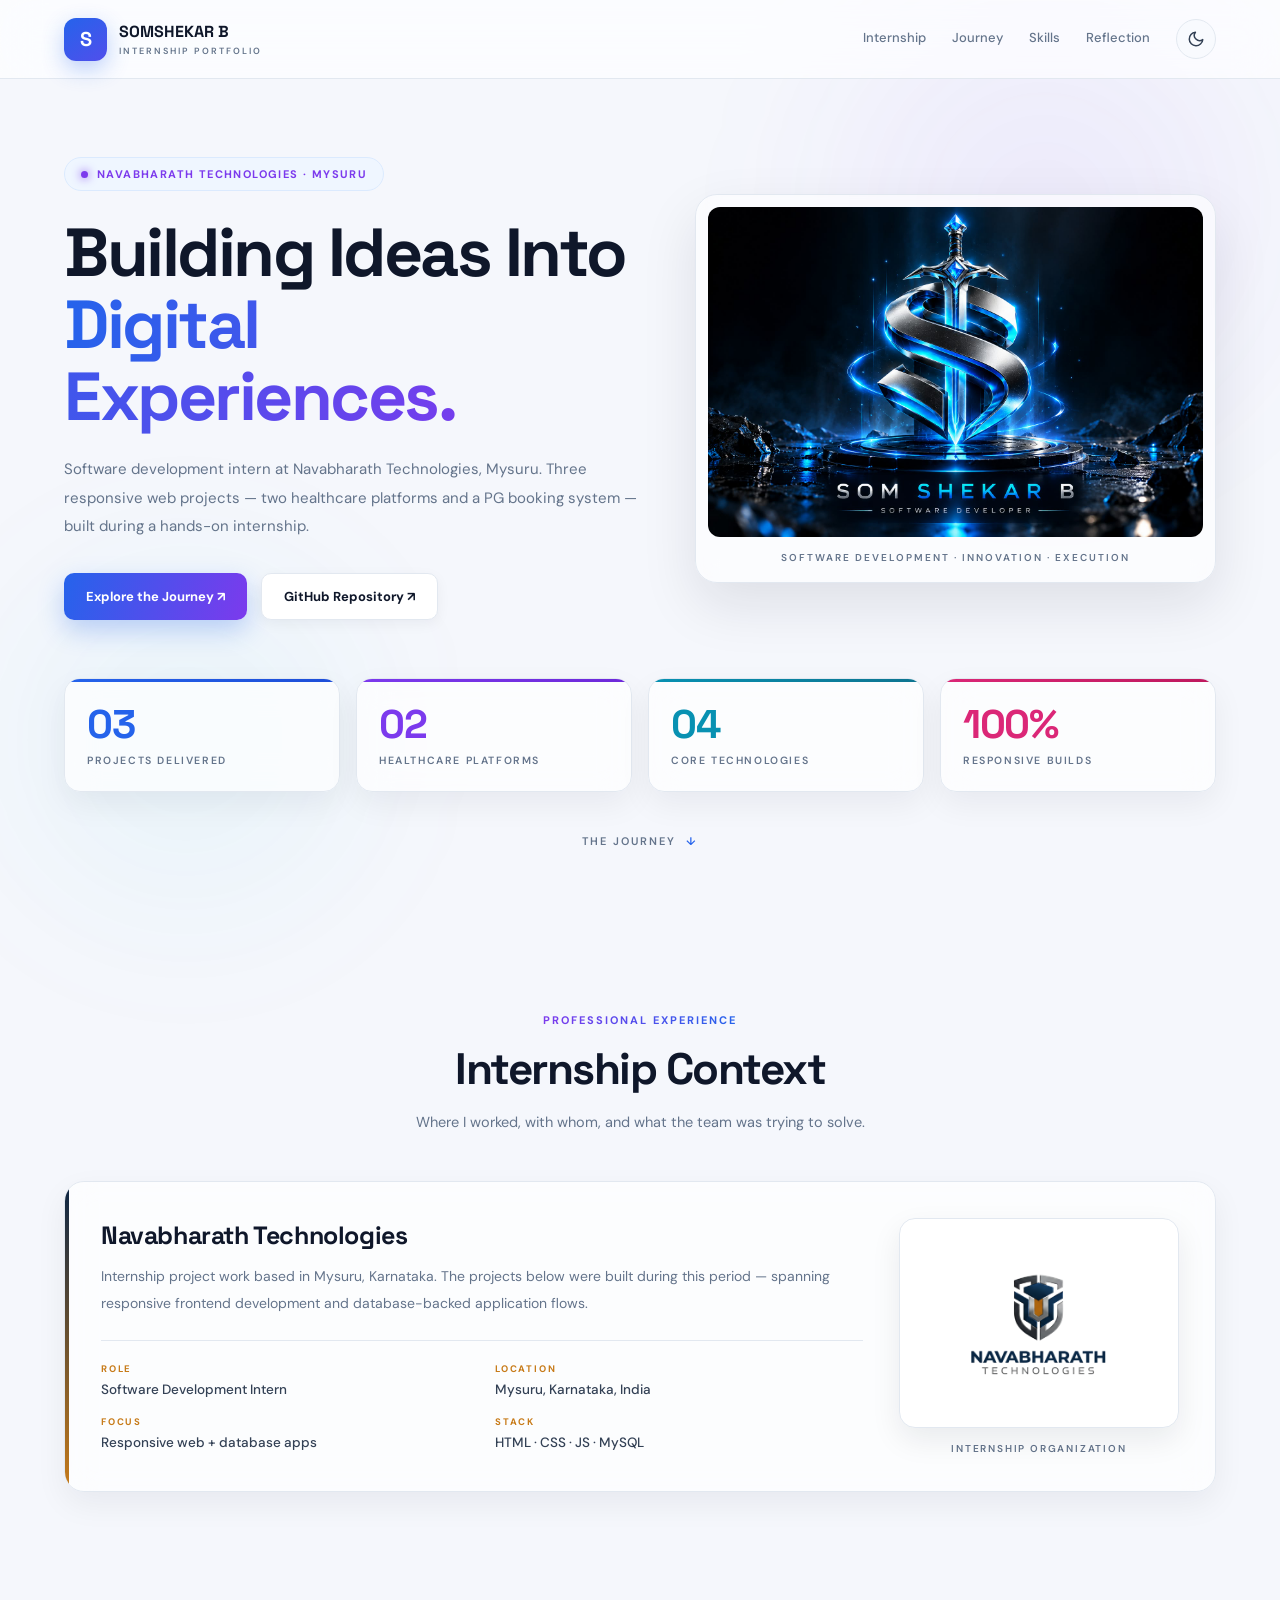
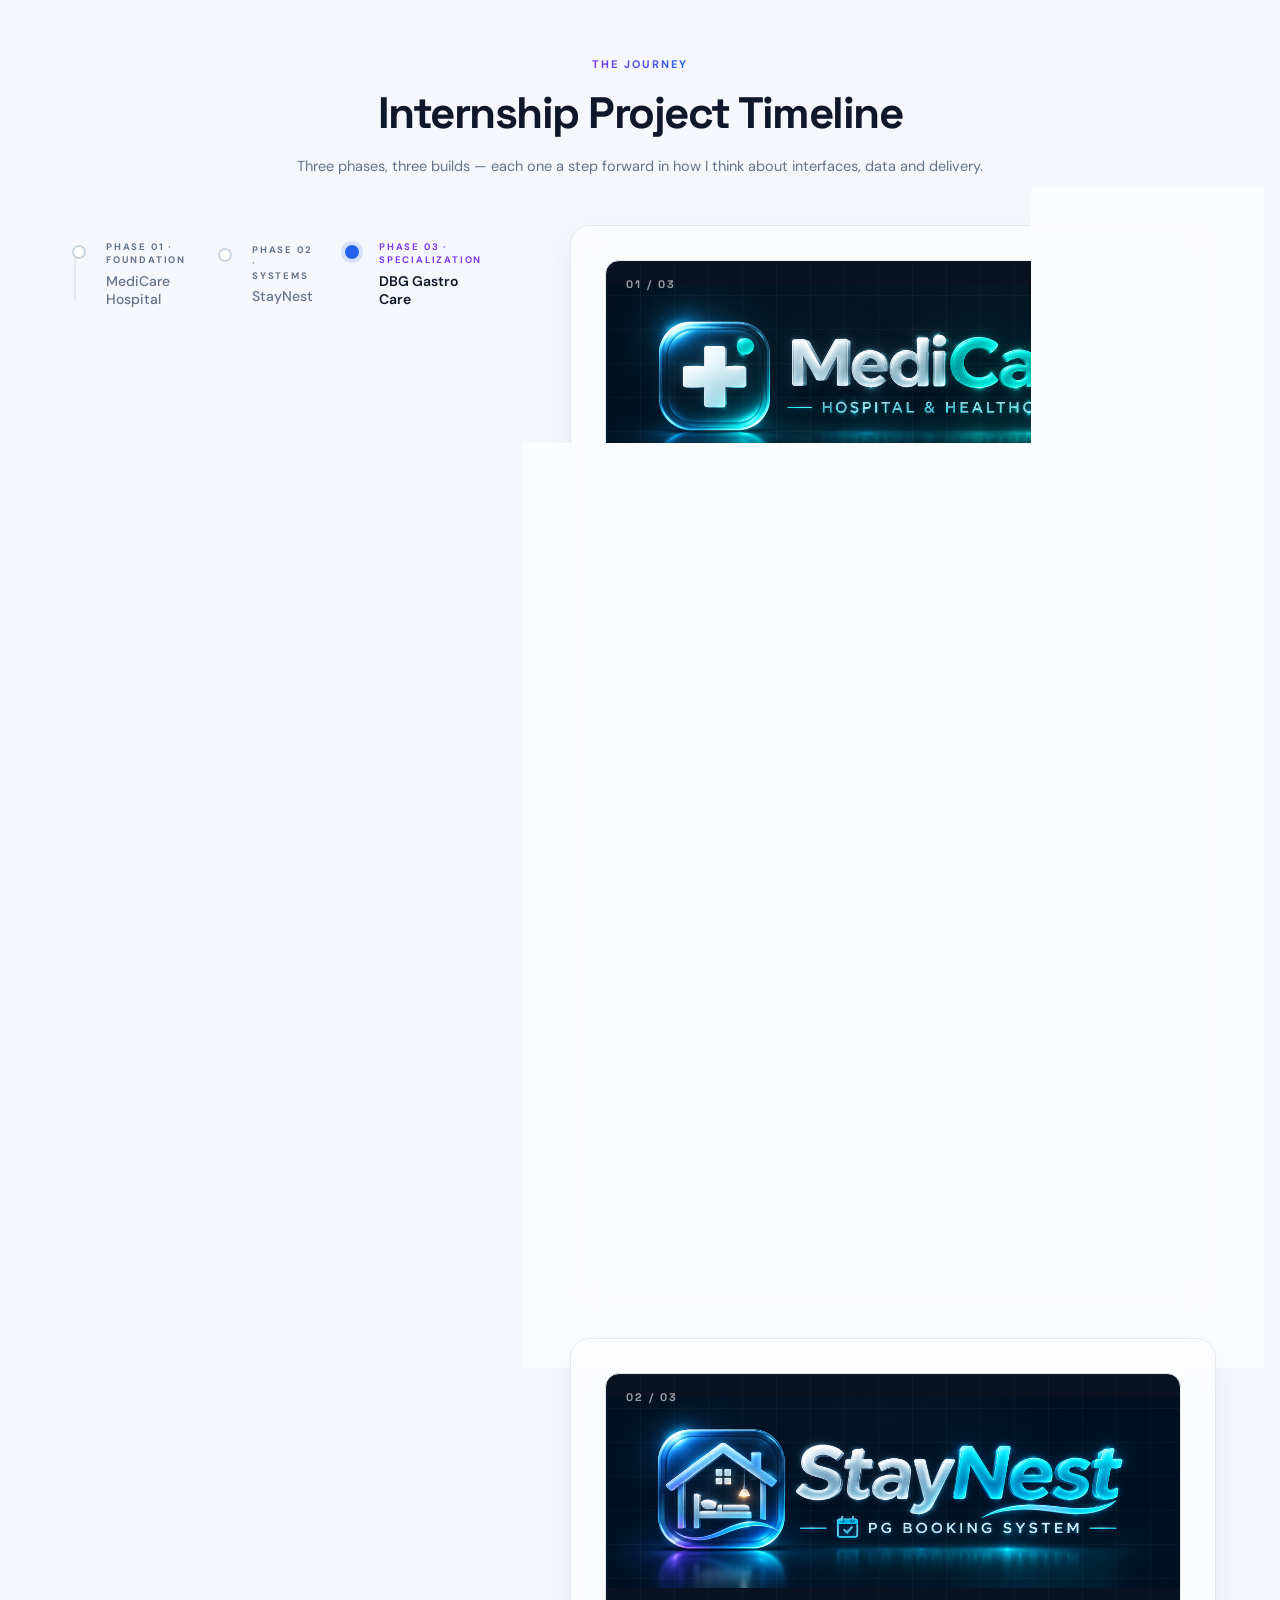
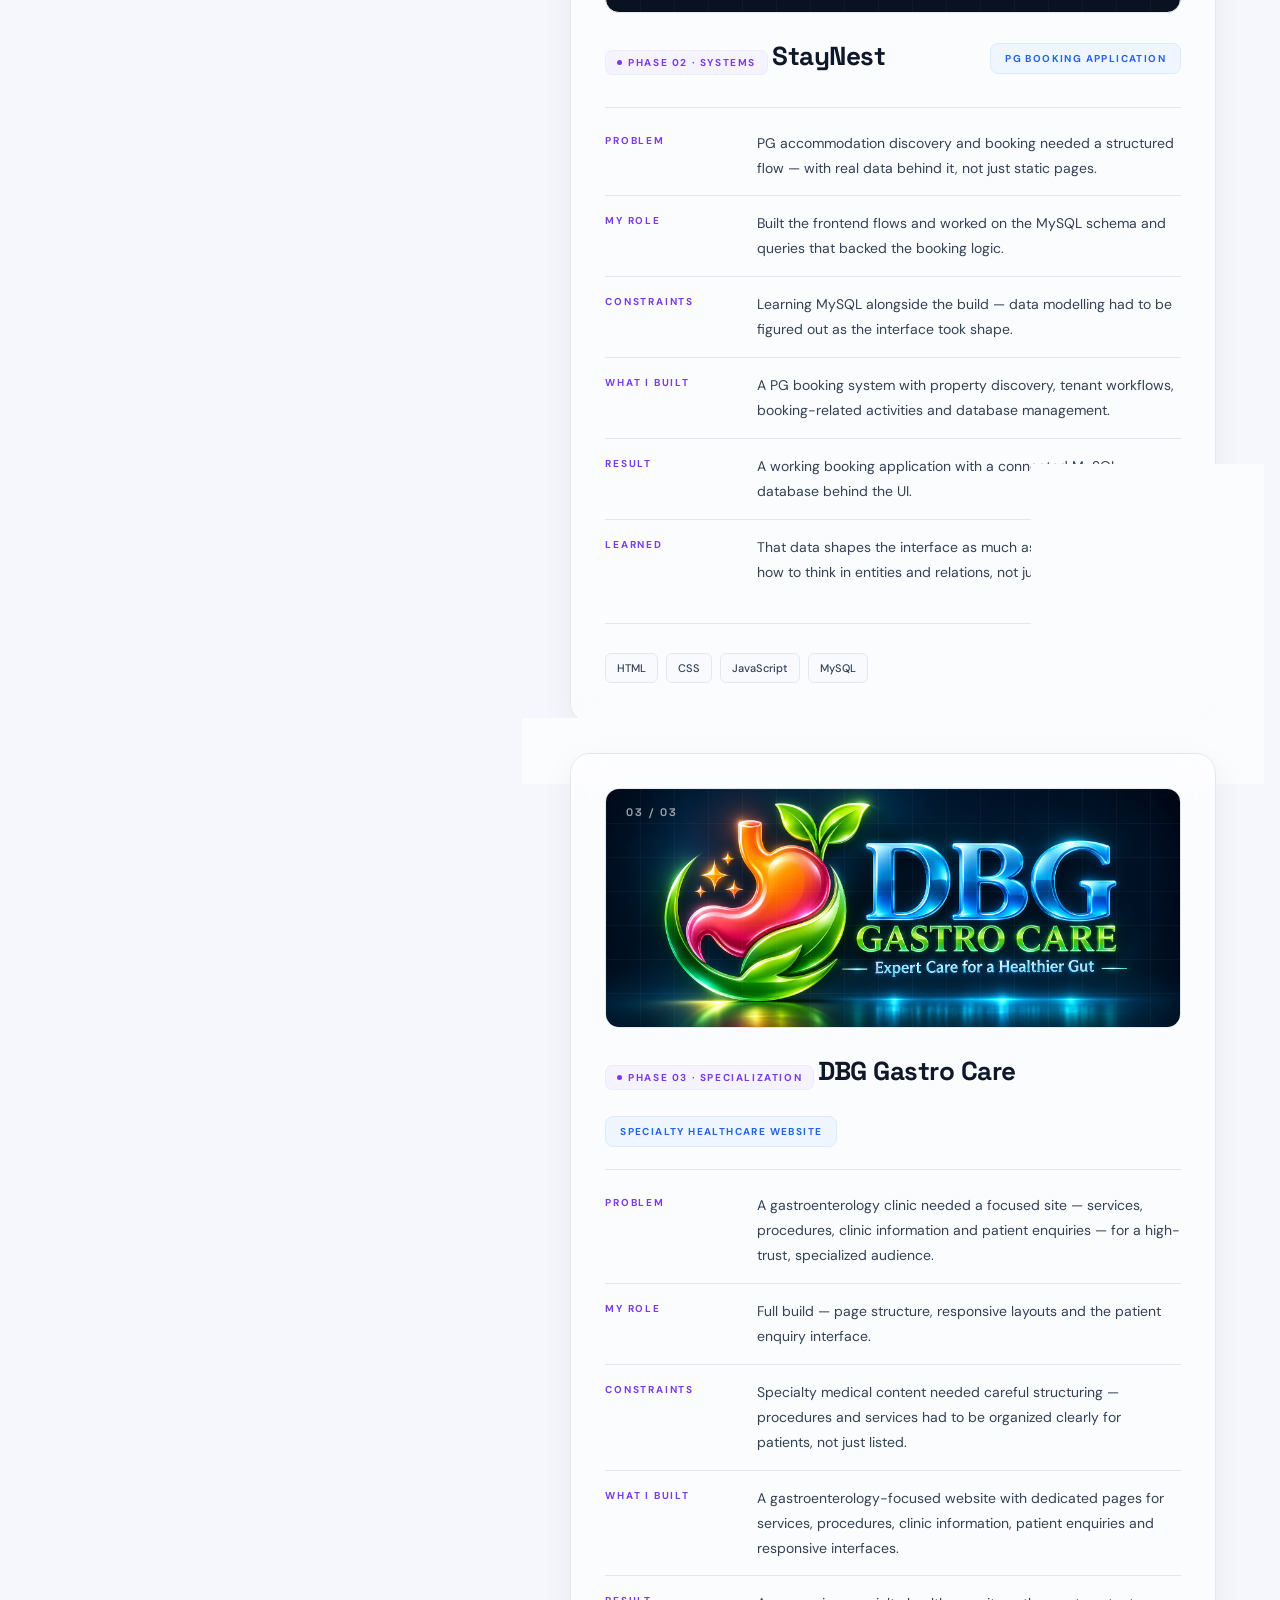
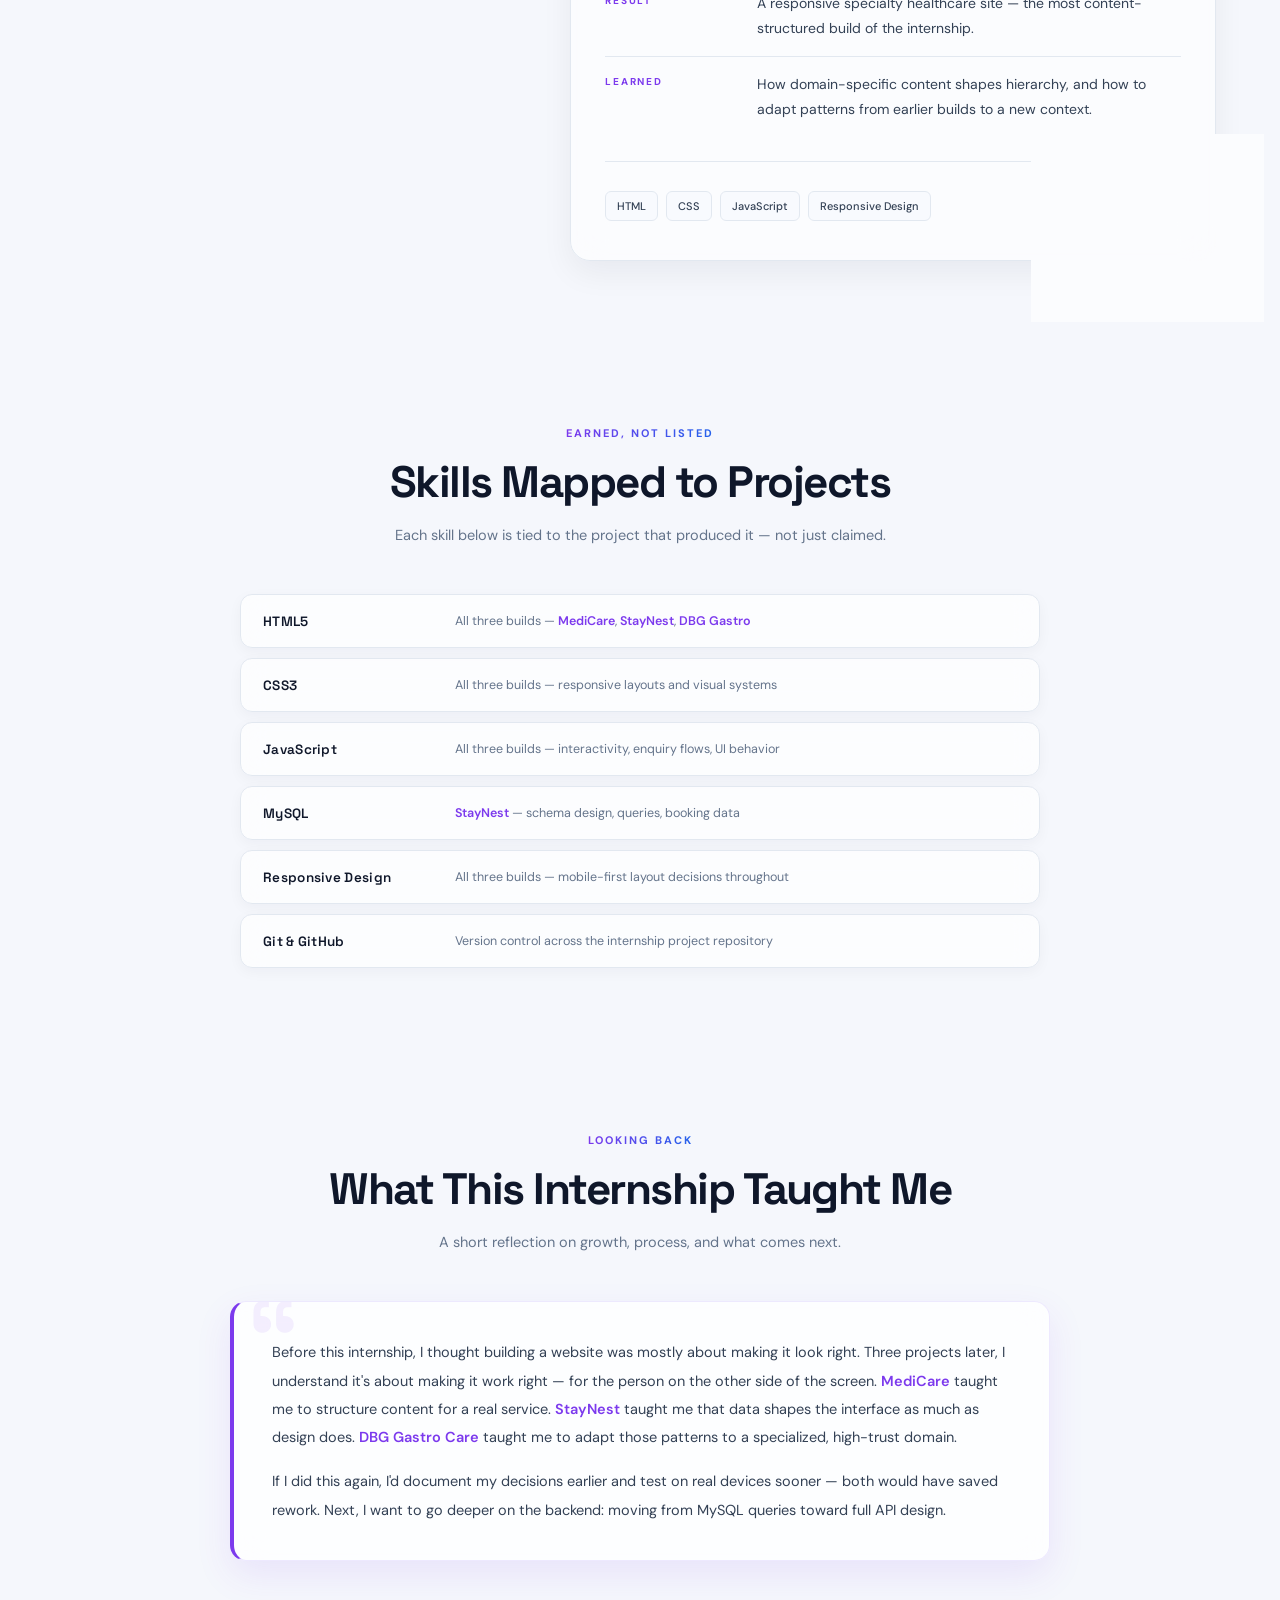
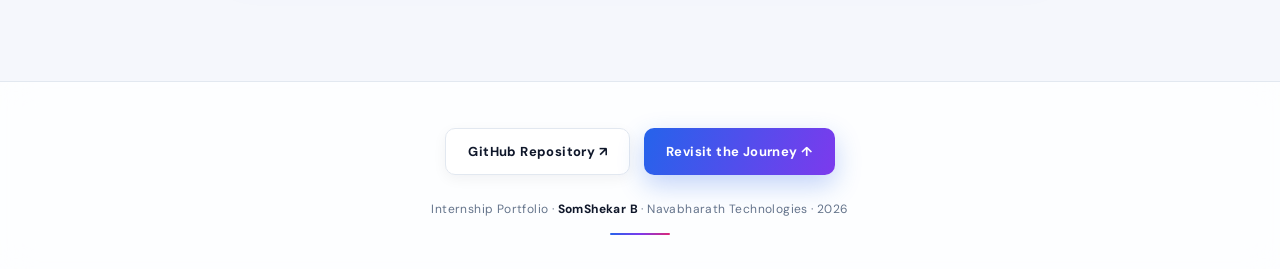
<file: index.html>
<!DOCTYPE html>
<html lang="en">

<head>
    <meta charset="UTF-8">
    <meta name="viewport" content="width=device-width, initial-scale=1.0">
    <meta name="description"
        content="Internship journey of SomShekar B — three responsive web projects built at Navabharath Technologies, Mysuru: MediCare Hospital, StayNest and DBG Gastro Care.">

    <title>SomShekar B | Internship Portfolio — Navabharath Technologies</title>

    <!-- Inline script to set theme immediately (prevents flash) -->
    <script>
        (function () {
            const savedTheme = localStorage.getItem('theme');
            const prefersDark = window.matchMedia('(prefers-color-scheme: dark)').matches;
            if (savedTheme === 'dark' || (!savedTheme && prefersDark)) {
                document.documentElement.setAttribute('data-theme', 'dark');
            } else {
                document.documentElement.setAttribute('data-theme', 'light');
            }
            document.documentElement.classList.add('js');
        })();
    </script>

    <link rel="preconnect" href="https://fonts.googleapis.com">
    <link rel="preconnect" href="https://fonts.gstatic.com" crossorigin>
    <link
        href="https://fonts.googleapis.com/css2?family=DM+Sans:wght@400;500;600;700&family=Space+Grotesk:wght@400;500;600;700&display=swap"
        rel="stylesheet">

    <link rel="stylesheet" href="style.css">
</head>

<body>

    <header>
        <div class="container">
            <nav>
                <a class="brand" href="./">
                    <span class="brand-symbol">S</span>
                    <span>
                        SOMSHEKAR B
                        <small>INTERNSHIP PORTFOLIO</small>
                    </span>
                </a>

                <div class="nav-links">
                    <a href="#internship">Internship</a>
                    <a href="#projects">Journey</a>
                    <a href="#skills">Skills</a>
                    <a href="#reflection">Reflection</a>

                    <!-- Theme Toggle Button -->
                    <button id="theme-toggle" class="theme-toggle" aria-label="Toggle Dark/Light Mode">
                        <svg class="sun-icon" xmlns="http://www.w3.org/2000/svg" width="20" height="20"
                            viewBox="0 0 24 24" fill="none" stroke="currentColor" stroke-width="2"
                            stroke-linecap="round" stroke-linejoin="round">
                            <circle cx="12" cy="12" r="5"></circle>
                            <line x1="12" y1="1" x2="12" y2="3"></line>
                            <line x1="12" y1="21" x2="12" y2="23"></line>
                            <line x1="4.22" y1="4.22" x2="5.64" y2="5.64"></line>
                            <line x1="18.36" y1="18.36" x2="19.78" y2="19.78"></line>
                            <line x1="1" y1="12" x2="3" y2="12"></line>
                            <line x1="21" y1="12" x2="23" y2="12"></line>
                            <line x1="4.22" y1="19.78" x2="5.64" y2="18.36"></line>
                            <line x1="18.36" y1="5.64" x2="19.78" y2="4.22"></line>
                        </svg>
                        <svg class="moon-icon" xmlns="http://www.w3.org/2000/svg" width="20" height="20"
                            viewBox="0 0 24 24" fill="none" stroke="currentColor" stroke-width="2"
                            stroke-linecap="round" stroke-linejoin="round">
                            <path d="M21 12.79A9 9 0 1 1 11.21 3 7 7 0 0 0 21 12.79z"></path>
                        </svg>
                    </button>
                </div>
            </nav>
        </div>
    </header>

    <main>
        <!-- HERO -->
        <section class="hero">
            <div class="container">
                <div class="hero-grid">
                    <div>
                        <span class="eyebrow">Navabharath Technologies · Mysuru</span>
                        <h1>Building Ideas Into<br><span>Digital Experiences.</span></h1>
                        <p class="hero-copy">
                            Software development intern at Navabharath Technologies, Mysuru.
                            Three responsive web projects — two healthcare platforms and a
                            PG booking system — built during a hands-on internship.
                        </p>
                        <div class="hero-actions">
                            <a href="#projects" class="btn btn-primary">Explore the Journey ↗</a>
                            <a href="https://github.com/RajRocky1/Internship-NBT" target="_blank"
                                rel="noopener noreferrer" class="btn btn-secondary">GitHub Repository ↗</a>
                        </div>
                    </div>

                    <div class="logo-art">
                        <img src="./somshekar-logo.jpeg" alt="SomShekar B personal S and sword logo">
                        <div class="logo-caption">Software Development · Innovation · Execution</div>
                    </div>
                </div>

                <div class="stat-strip" role="list" aria-label="Internship impact at a glance">
                    <div class="stat" role="listitem">
                        <div class="stat-num">03</div>
                        <div class="stat-label">Projects delivered</div>
                    </div>
                    <div class="stat" role="listitem">
                        <div class="stat-num">02</div>
                        <div class="stat-label">Healthcare platforms</div>
                    </div>
                    <div class="stat" role="listitem">
                        <div class="stat-num">04</div>
                        <div class="stat-label">Core technologies</div>
                    </div>
                    <div class="stat" role="listitem">
                        <div class="stat-num">100%</div>
                        <div class="stat-label">Responsive builds</div>
                    </div>
                </div>

                <div class="scroll-cue" aria-hidden="true">
                    <span>The journey</span>
                    <span class="cue-arrow">↓</span>
                </div>
            </div>
        </section>

        <!-- INTERNSHIP CONTEXT -->
        <section class="section" id="internship">
            <div class="container">
                <div class="section-head">
                    <span class="section-kicker">Professional Experience</span>
                    <h2>Internship Context</h2>
                    <p>Where I worked, with whom, and what the team was trying to solve.</p>
                </div>

                <div class="internship-panel">
                    <div>
                        <h3>Navabharath Technologies</h3>
                        <p>
                            Internship project work based in Mysuru, Karnataka. The projects
                            below were built during this period — spanning responsive frontend
                            development and database-backed application flows.
                        </p>
                        <div class="meta-grid">
                            <div class="meta-item">
                                <span class="meta-label">Role</span>
                                <span class="meta-value">Software Development Intern</span>
                            </div>
                            <div class="meta-item">
                                <span class="meta-label">Location</span>
                                <span class="meta-value">Mysuru, Karnataka, India</span>
                            </div>
                            <div class="meta-item">
                                <span class="meta-label">Focus</span>
                                <span class="meta-value">Responsive web + database apps</span>
                            </div>
                            <div class="meta-item">
                                <span class="meta-label">Stack</span>
                                <span class="meta-value">HTML · CSS · JS · MySQL</span>
                            </div>
                        </div>
                    </div>

                    <div>
                        <div class="company-logo">
                            <img src="./NBT.png" alt="Official Navabharath Technologies company logo">
                        </div>
                        <div class="company-label">Internship Organization</div>
                    </div>
                </div>
            </div>
        </section>

        <!-- JOURNEY -->
        <section class="section" id="projects">
            <div class="container">
                <div class="section-head">
                    <span class="section-kicker">The Journey</span>
                    <h2>Internship Project Timeline</h2>
                    <p>Three phases, three builds — each one a step forward in how I think about interfaces, data and
                        delivery.</p>
                </div>

                <div class="journey">
                    <!-- Sticky timeline rail -->
                    <aside class="timeline-rail" aria-label="Project timeline">
                        <nav class="rail-list">
                            <span class="rail-fill" aria-hidden="true"></span>
                            <a href="#case-medicare" class="rail-item active">
                                <small>Phase 01 · Foundation</small>
                                MediCare Hospital
                            </a>
                            <a href="#case-staynest" class="rail-item">
                                <small>Phase 02 · Systems</small>
                                StayNest
                            </a>
                            <a href="#case-dbg" class="rail-item">
                                <small>Phase 03 · Specialization</small>
                                DBG Gastro Care
                            </a>
                        </nav>
                    </aside>

                    <!-- Case studies -->
                    <div class="case-studies">
                        <!-- MEDICARE -->
                        <article class="case-study" id="case-medicare">
                            <div class="case-visual visual-hospital">
                                <span class="case-index">01 / 03</span>
                                <img src="Medicare.png" alt="MediCare">
                            </div>

                            <div class="case-head">
                                <div>
                                    <span class="case-phase">Phase 01 · Foundation</span>
                                    <h3 class="case-title">MediCare Hospital</h3>
                                </div>
                                <span class="case-type">Healthcare Website</span>
                            </div>

                            <dl class="case-body">
                                <div class="case-row">
                                    <dt>Problem</dt>
                                    <dd>A hospital needed a digital front door — departments, doctor profiles, services
                                        and appointment enquiries — that worked cleanly on every device.</dd>
                                </div>
                                <div class="case-row">
                                    <dt>My role</dt>
                                    <dd>Owned the full frontend build: markup, styling, responsive layout and
                                        interactive interface elements.</dd>
                                </div>
                                <div class="case-row">
                                    <dt>Constraints</dt>
                                    <dd>Internship timeline, self-directed build, no CMS — every section had to be
                                        hand-structured.</dd>
                                </div>
                                <div class="case-row">
                                    <dt>What I built</dt>
                                    <dd>A responsive multi-section hospital site with healthcare department listings,
                                        doctor profiles, service pages and an appointment enquiry interface.</dd>
                                </div>
                                <div class="case-row">
                                    <dt>Result</dt>
                                    <dd>A complete, responsive hospital website with interactive UI elements — the
                                        foundation pattern reused in later builds.</dd>
                                </div>
                                <div class="case-row">
                                    <dt>Learned</dt>
                                    <dd>How to structure content for a service-driven site, and why responsive-first
                                        thinking changes layout decisions early.</dd>
                                </div>
                            </dl>

                            <div class="case-foot">
                                <div class="tags">
                                    <span>HTML5</span><span>CSS3</span><span>JavaScript</span><span>Responsive
                                        Design</span></div>
                                <a href="./Hospital_Website/" target="_blank" rel="noopener noreferrer"
                                    class="case-link">View Project ↗</a>
                            </div>
                        </article>

                        <!-- STAYNEST -->
                        <article class="case-study" id="case-staynest">
                            <div class="case-visual visual-staynest">
                                <span class="case-index">02 / 03</span>
                                <img src="StayNest.png" alt="StayNest">
                            </div>

                            <div class="case-head">
                                <div>
                                    <span class="case-phase">Phase 02 · Systems</span>
                                    <h3 class="case-title">StayNest</h3>
                                </div>
                                <span class="case-type">PG Booking Application</span>
                            </div>

                            <dl class="case-body">
                                <div class="case-row">
                                    <dt>Problem</dt>
                                    <dd>PG accommodation discovery and booking needed a structured flow — with real data
                                        behind it, not just static pages.</dd>
                                </div>
                                <div class="case-row">
                                    <dt>My role</dt>
                                    <dd>Built the frontend flows and worked on the MySQL schema and queries that backed
                                        the booking logic.</dd>
                                </div>
                                <div class="case-row">
                                    <dt>Constraints</dt>
                                    <dd>Learning MySQL alongside the build — data modelling had to be figured out as the
                                        interface took shape.</dd>
                                </div>
                                <div class="case-row">
                                    <dt>What I built</dt>
                                    <dd>A PG booking system with property discovery, tenant workflows, booking-related
                                        activities and database management.</dd>
                                </div>
                                <div class="case-row">
                                    <dt>Result</dt>
                                    <dd>A working booking application with a connected MySQL database behind the UI.
                                    </dd>
                                </div>
                                <div class="case-row">
                                    <dt>Learned</dt>
                                    <dd>That data shapes the interface as much as design does — and how to think in
                                        entities and relations, not just screens.</dd>
                                </div>
                            </dl>

                            <div class="case-foot">
                                <div class="tags">
                                    <span>HTML</span><span>CSS</span><span>JavaScript</span><span>MySQL</span></div>
                                <a href="./PG_Booking_System/" target="_blank" rel="noopener noreferrer"
                                    class="case-link">View Project ↗</a>
                            </div>
                        </article>

                        <!-- DBG GASTRO -->
                        <article class="case-study" id="case-dbg">
                            <div class="case-visual visual-gastro">
                                <span class="case-index">03 / 03</span>
                                <img src="DBG.png" alt="DBG">
                            </div>

                            <div class="case-head">
                                <div>
                                    <span class="case-phase">Phase 03 · Specialization</span>
                                    <h3 class="case-title">DBG Gastro Care</h3>
                                </div>
                                <span class="case-type">Specialty Healthcare Website</span>
                            </div>

                            <dl class="case-body">
                                <div class="case-row">
                                    <dt>Problem</dt>
                                    <dd>A gastroenterology clinic needed a focused site — services, procedures, clinic
                                        information and patient enquiries — for a high-trust, specialized audience.</dd>
                                </div>
                                <div class="case-row">
                                    <dt>My role</dt>
                                    <dd>Full build — page structure, responsive layouts and the patient enquiry
                                        interface.</dd>
                                </div>
                                <div class="case-row">
                                    <dt>Constraints</dt>
                                    <dd>Specialty medical content needed careful structuring — procedures and services
                                        had to be organized clearly for patients, not just listed.</dd>
                                </div>
                                <div class="case-row">
                                    <dt>What I built</dt>
                                    <dd>A gastroenterology-focused website with dedicated pages for services,
                                        procedures, clinic information, patient enquiries and responsive interfaces.
                                    </dd>
                                </div>
                                <div class="case-row">
                                    <dt>Result</dt>
                                    <dd>A responsive specialty healthcare site — the most content-structured build of
                                        the internship.</dd>
                                </div>
                                <div class="case-row">
                                    <dt>Learned</dt>
                                    <dd>How domain-specific content shapes hierarchy, and how to adapt patterns from
                                        earlier builds to a new context.</dd>
                                </div>
                            </dl>

                            <div class="case-foot">
                                <div class="tags">
                                    <span>HTML</span><span>CSS</span><span>JavaScript</span><span>Responsive
                                        Design</span></div>
                                <a href="./DBG-Gastro/" target="_blank" rel="noopener noreferrer" class="case-link">View
                                    Project ↗</a>
                            </div>
                        </article>
                    </div>
                </div>
            </div>
        </section>

        <!-- SKILLS MAP -->
        <section class="section" id="skills">
            <div class="container">
                <div class="section-head">
                    <span class="section-kicker">Earned, Not Listed</span>
                    <h2>Skills Mapped to Projects</h2>
                    <p>Each skill below is tied to the project that produced it — not just claimed.</p>
                </div>

                <div class="skill-map">
                    <div class="skill-row"><span class="skill-name">HTML5</span><span class="skill-used">All three
                            builds — <strong>MediCare</strong>, <strong>StayNest</strong>, <strong>DBG
                                Gastro</strong></span></div>
                    <div class="skill-row"><span class="skill-name">CSS3</span><span class="skill-used">All three builds
                            — responsive layouts and visual systems</span></div>
                    <div class="skill-row"><span class="skill-name">JavaScript</span><span class="skill-used">All three
                            builds — interactivity, enquiry flows, UI behavior</span></div>
                    <div class="skill-row"><span class="skill-name">MySQL</span><span
                            class="skill-used"><strong>StayNest</strong> — schema design, queries, booking data</span>
                    </div>
                    <div class="skill-row"><span class="skill-name">Responsive Design</span><span class="skill-used">All
                            three builds — mobile-first layout decisions throughout</span></div>
                    <div class="skill-row"><span class="skill-name">Git &amp; GitHub</span><span
                            class="skill-used">Version control across the internship project repository</span></div>
                </div>
            </div>
        </section>

        <!-- REFLECTION -->
        <section class="section" id="reflection">
            <div class="container">
                <div class="section-head">
                    <span class="section-kicker">Looking Back</span>
                    <h2>What This Internship Taught Me</h2>
                    <p>A short reflection on growth, process, and what comes next.</p>
                </div>

                <div class="reflection">
                    <p>
                        Before this internship, I thought building a website was mostly about
                        making it look right. Three projects later, I understand it's about making
                        it work right — for the person on the other side of the screen.
                        <em>MediCare</em> taught me to structure content for a real service.
                        <em>StayNest</em> taught me that data shapes the interface as much as
                        design does. <em>DBG Gastro Care</em> taught me to adapt those patterns
                        to a specialized, high-trust domain.
                    </p>
                    <p>
                        If I did this again, I'd document my decisions earlier and test on real
                        devices sooner — both would have saved rework. Next, I want to go deeper
                        on the backend: moving from MySQL queries toward full API design.
                    </p>
                </div>
            </div>
        </section>
    </main>

    <footer>
        <div class="container">
            <div class="footer-cta">
                <a href="https://github.com/RajRocky1/Internship-NBT" target="_blank" rel="noopener noreferrer"
                    class="btn btn-secondary">GitHub Repository ↗</a>
                <a href="#projects" class="btn btn-primary">Revisit the Journey ↑</a>
            </div>
            Internship Portfolio · <strong>SomShekar B</strong> · Navabharath Technologies · <span id="year"></span>
            <div class="gold-line"></div>
        </div>
    </footer>

    <script src="script.js" defer></script>
</body>

</html>
</file>
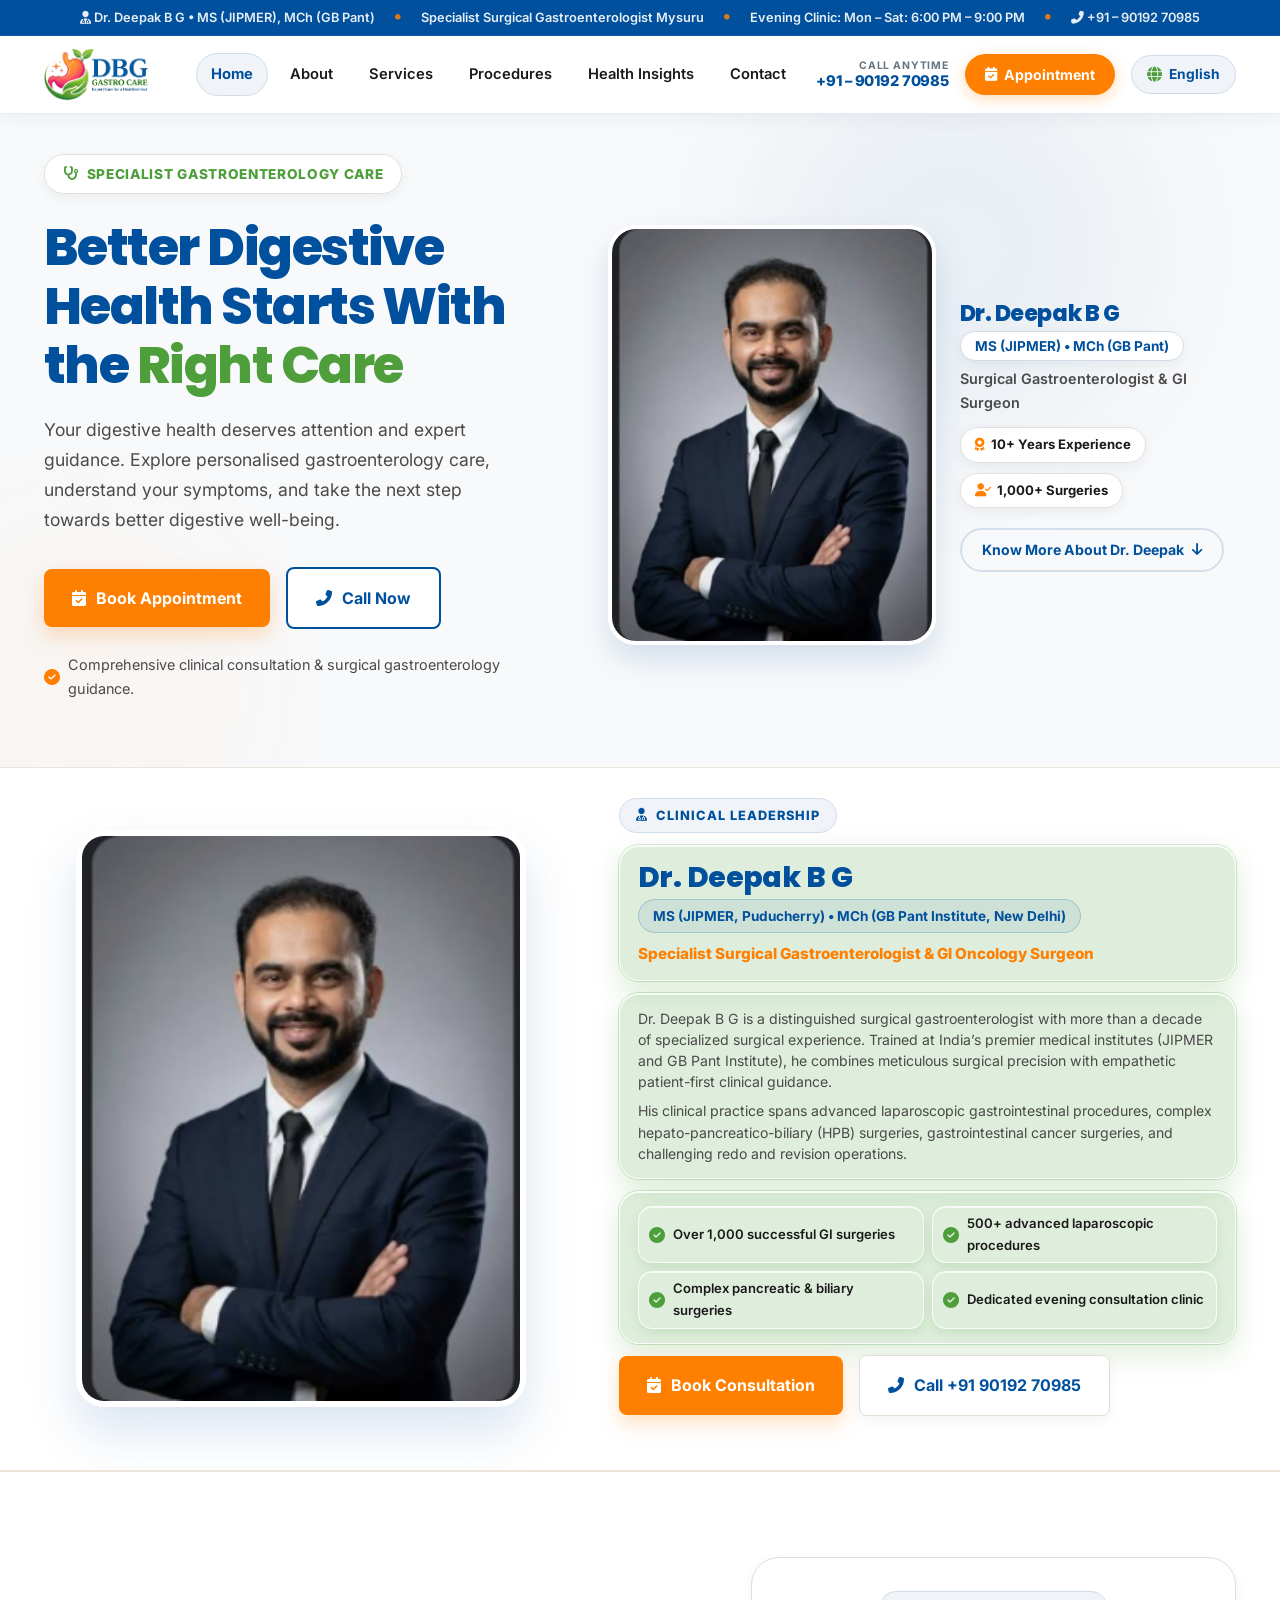
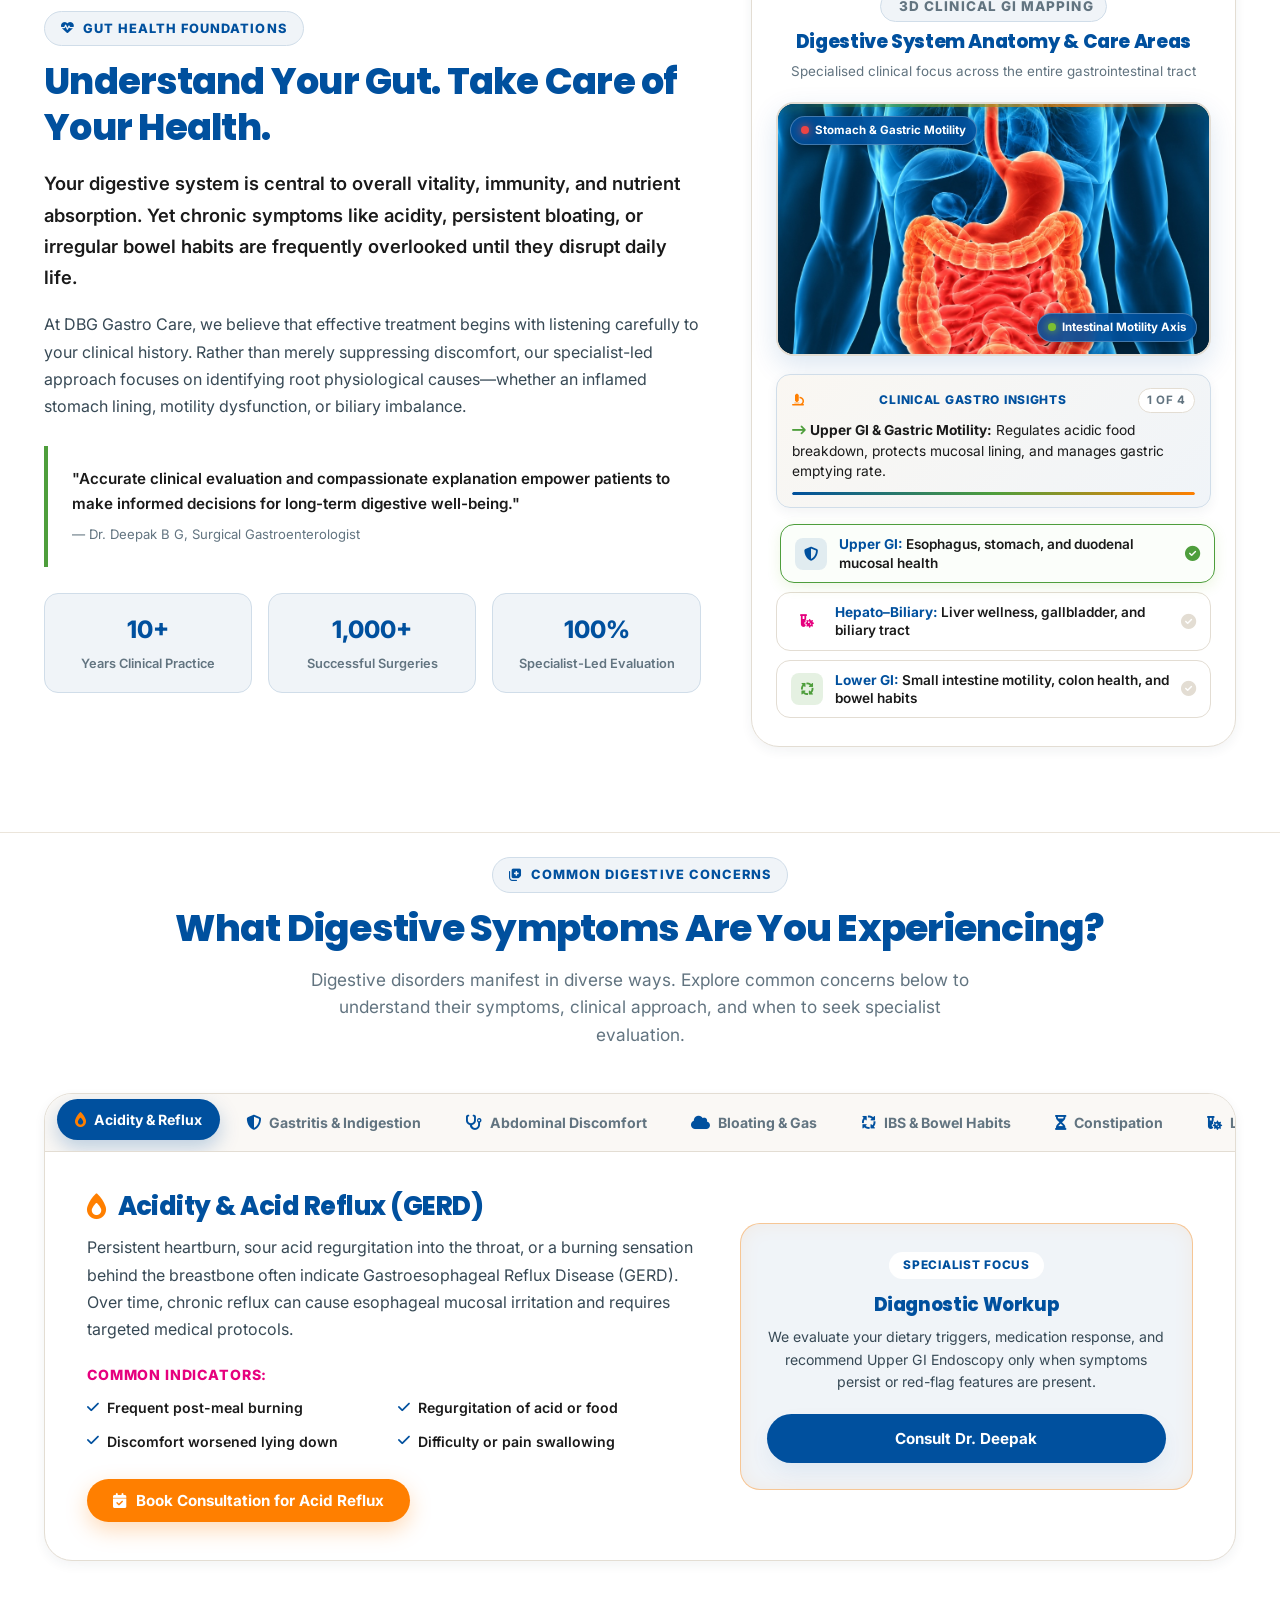
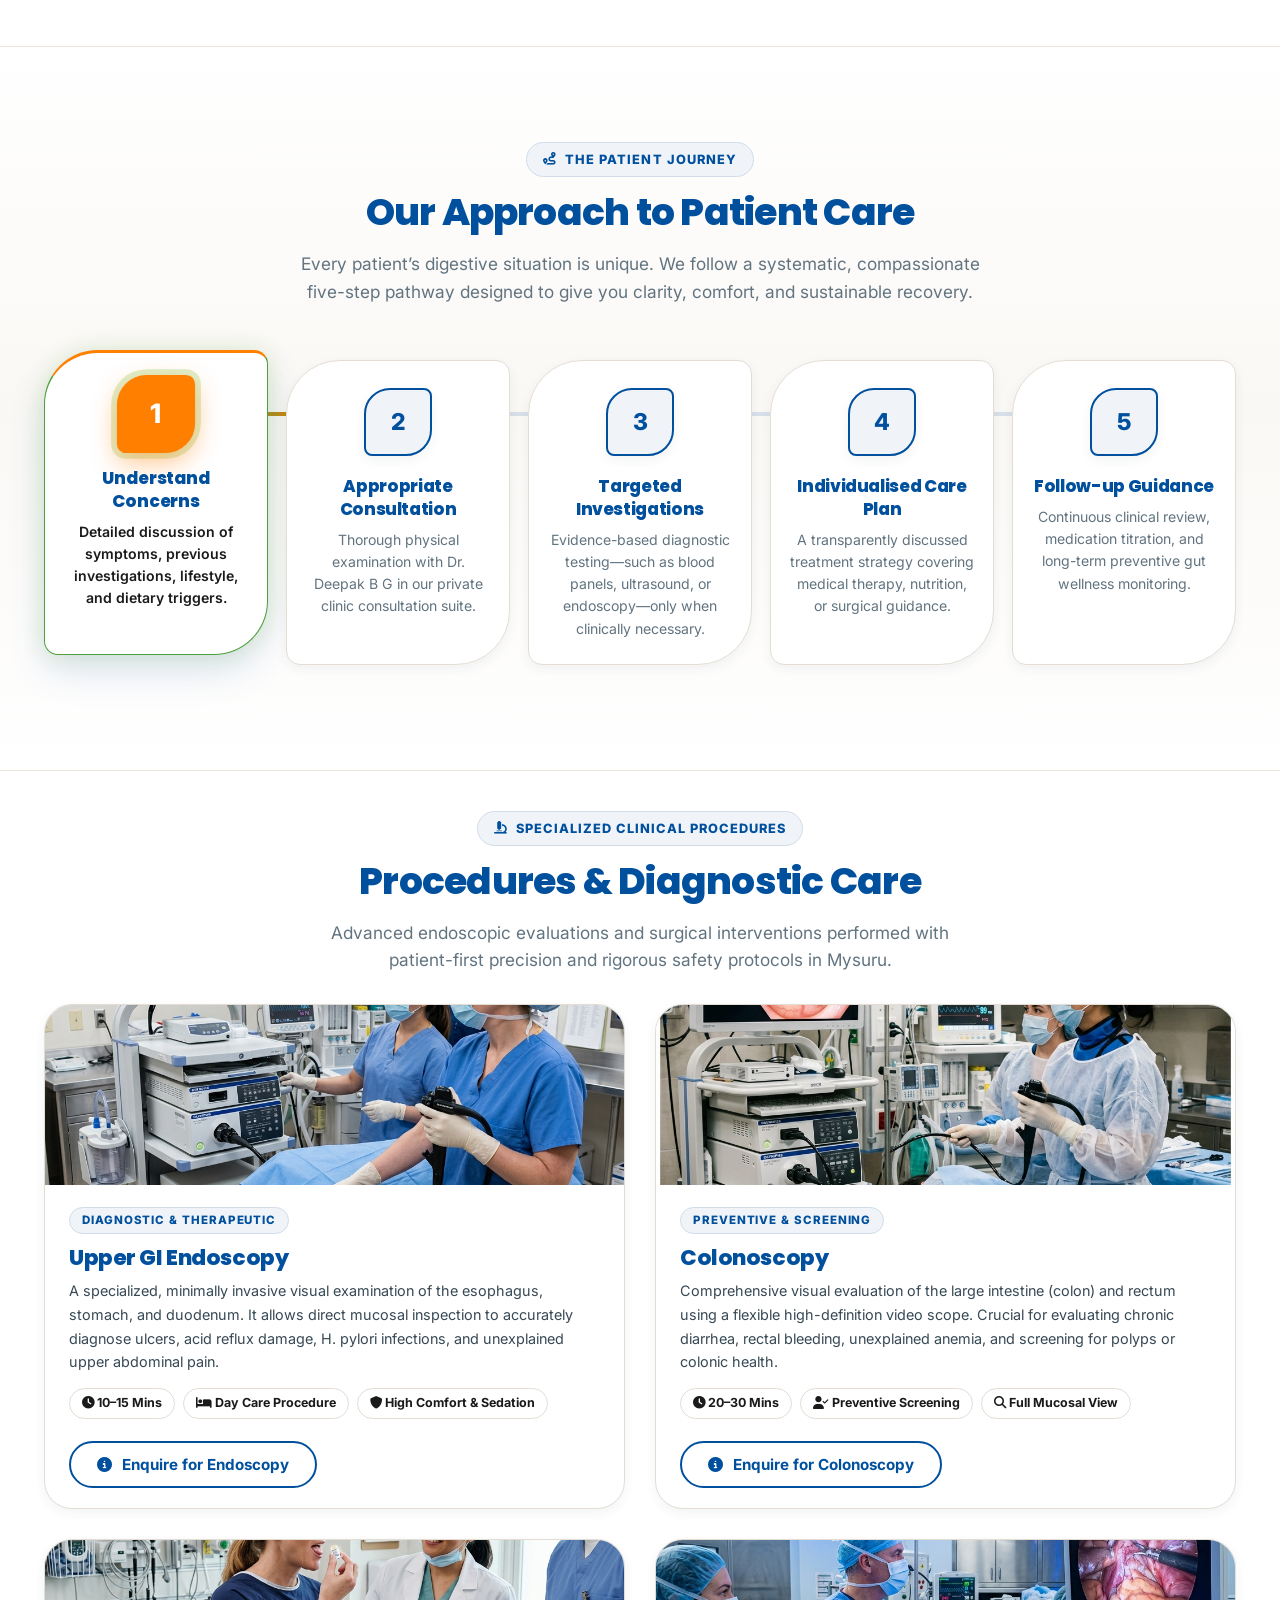
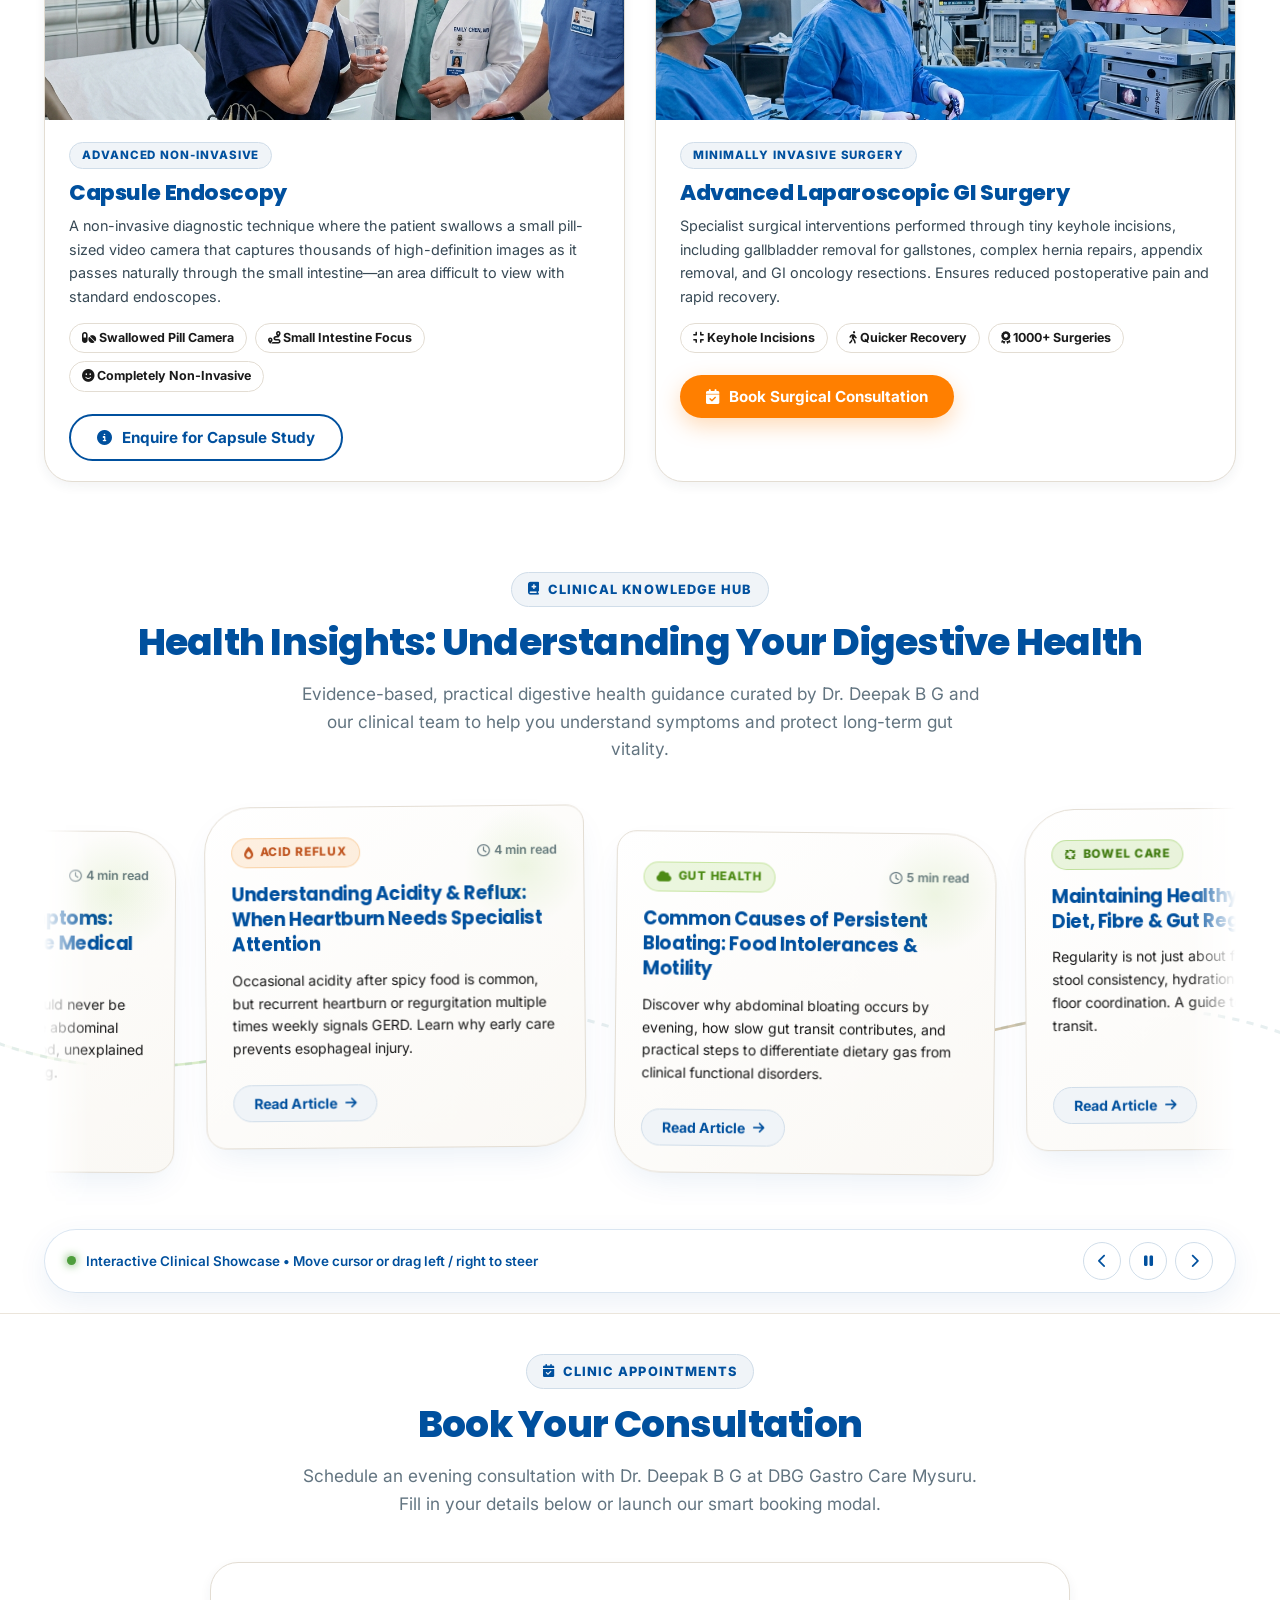
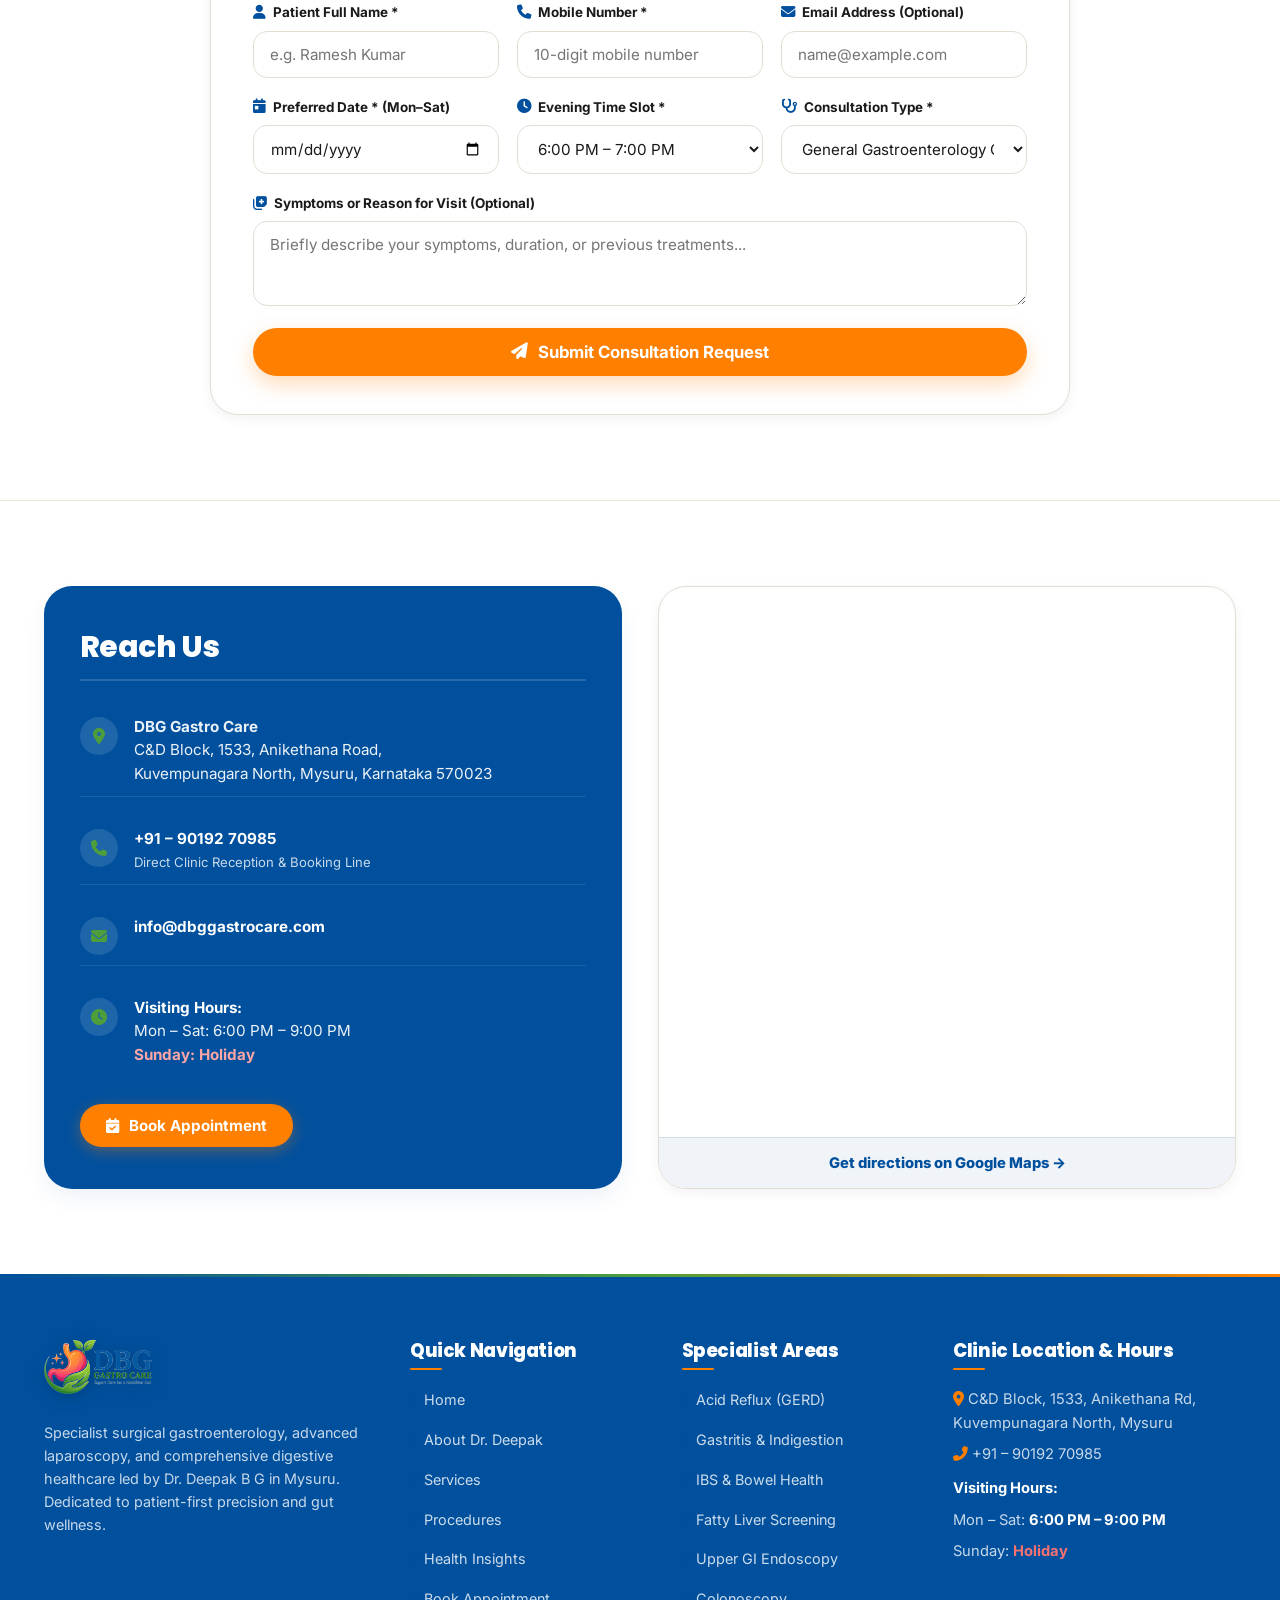
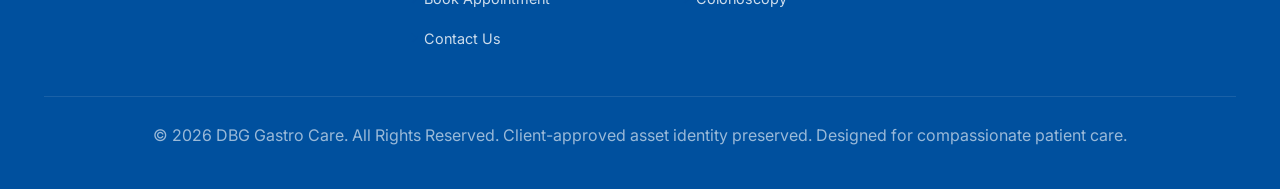
<file: DBG-Gastro/index.html>
<!DOCTYPE html>
<html lang="en">

<head>
    <meta charset="UTF-8">
    <meta name="viewport" content="width=device-width, initial-scale=1.0">
    <title>DBG Gastro Care | Specialist Gastroenterology & Digestive Health | Dr. Deepak B G Mysuru</title>
    <meta name="description"
        content="Experience expert gastroenterology and digestive healthcare in Mysore led by Dr. Deepak B G, Surgical Gastroenterologist. Compassionate evaluation for acid reflux, gastritis, IBS, liver health, and advanced GI surgery.">
    <meta name="keywords"
        content="Gastroenterologist in Mysore, Dr Deepak B G, DBG Gastro Care, Surgical Gastroenterologist Mysore, Acid Reflux Treatment, Gastritis Mysuru, IBS Specialist, Laparoscopic GI Surgery Mysore">
    <link rel="stylesheet" href="style.css?v=4.6">
    <link rel="icon" type="image/png" href="assets/logo.png">
    <link rel="stylesheet" href="https://cdnjs.cloudflare.com/ajax/libs/font-awesome/6.4.0/css/all.min.css">
</head>

<body>

    <!-- 1. Top Bar Ticker -->
    <div class="top-bar">
        <div class="container top-bar-ticker">
            <span><i class="fas fa-user-md"></i> Dr. Deepak B G • MS (JIPMER), MCh (GB Pant)</span>
            <i class="fas fa-circle"></i>
            <span>Specialist Surgical Gastroenterologist Mysuru</span>
            <i class="fas fa-circle"></i>
            <span>Evening Clinic: Mon – Sat: 6:00 PM – 9:00 PM</span>
            <i class="fas fa-circle"></i>
            <span><i class="fas fa-phone-alt"></i> +91 – 90192 70985</span>
        </div>
    </div>

    <!-- 2. Locked Global Sticky Header (Identical Before & After Scroll) -->
    <header id="siteHeader">
        <div class="container navbar">
            <a href="index.html" class="logo" aria-label="DBG Gastro Care Home">
                <img src="assets/logo.png?v=4.5" alt="DBG Gastro Care Logo" width="135" height="52">
            </a>

            <nav class="nav-links" id="navLinks">
                <a href="#hero" class="active">Home</a>
                <a href="#about">About</a>
                <a href="#services">Services</a>
                <a href="#procedures">Procedures</a>
                <a href="#insights">Health Insights</a>
                <a href="#contact">Contact</a>
            </nav>

            <div class="header-actions">
                <div class="header-call">
                    <span class="call-sub">CALL ANYTIME</span>
                    <a href="tel:+919019270985" class="call-tel">+91 – 90192 70985</a>
                </div>

                <a href="#appointment" class="btn-header-appt">
                    <i class="fas fa-calendar-check"></i> Appointment
                </a>

                <div class="lang-static-badge" aria-label="Language: English">
                    <i class="fas fa-globe"></i> <span>English</span>
                </div>

                <div class="mobile-menu-btn" id="mobileMenuBtn" aria-label="Toggle Navigation Menu">
                    <i class="fas fa-bars"></i>
                </div>
            </div>
        </div>
    </header>

    <!-- 3. Hero Section (Left-Right Split Layout) -->
    <section class="hero" id="hero">
        <!-- Background Decorative Elements -->
        <div class="hero-bg-shape shape-1"></div>
        <div class="hero-bg-shape shape-2"></div>

        <div class="container hero-content">

            <!-- Left Column: Text & Buttons -->
            <div class="hero-text-left ">
                <div class="hero-tag">
                    <i class="fas fa-stethoscope"></i>
                    <span>Specialist Gastroenterology Care</span>
                </div>

                <h1>Better Digestive Health Starts With the <span class="text-highlight">Right Care</span></h1>

                <p class="hero-desc">
                    Your digestive health deserves attention and expert guidance. Explore personalised gastroenterology
                    care, understand your symptoms, and take the next step towards better digestive well-being.
                </p>

                <div class="hero-buttons">
                    <a href="#appointment" class="btn btn-primary">
                        <i class="fas fa-calendar-check"></i> Book Appointment
                    </a>
                    <a href="tel:+919019270985" class="btn btn-outline">
                        <i class="fas fa-phone-alt"></i> Call Now
                    </a>
                </div>

                <p class="hero-trust-note">
                    <i class="fas fa-check-circle"></i>
                    <span>Comprehensive clinical consultation &amp; surgical gastroenterology guidance.</span>
                </p>
            </div>

            <!-- Right Column: Doctor Image & Info -->
            <div class="hero-right-col">
                <div class="hero-image-wrapper">
                    <!-- Doctor Image Wrapped in Shine Container -->
                    <div class="hero-shine-wrap">
                        <img src="assets/doctor.png?v=4.5" alt="Dr. Deepak B G - Surgical Gastroenterologist in Mysore"
                            class="doctor-main-img">
                    </div>
                </div>
                <!-- Doctor Info Underneath Image -->
                <div class="hero-doctor-details">
                    <h2 class="hero-doc-name">Dr. Deepak B G</h2>
                    <div class="hero-doc-qual">MS (JIPMER) • MCh (GB Pant)</div>
                    <p class="hero-doc-specialty">Surgical Gastroenterologist &amp; GI Surgeon</p>
                    <div class="hero-doc-badges">
                        <span class="exp-badge"><i class="fas fa-award"></i> 10+ Years Experience</span>
                        <span class="exp-badge"><i class="fas fa-user-check"></i> 1,000+ Surgeries</span>
                    </div>

                    <!-- NEW: Know More Button -->
                    <div class="hero-more-about">
                        <a href="#about" class="btn-know-more">
                            Know More About Dr. Deepak <i class="fas fa-arrow-down"></i>
                        </a>
                    </div>
                </div>
            </div>

        </div>
    </section>

    <!-- 8. Doctor Profile Section (Premium Asymmetric Layout) -->
    <section class="doctor-profile-section" id="about"><span id="about-doctor" class="section-hash-anchor"></span>
        <div class="container">
            <div class="doctor-profile-grid">
                <!-- Left: Original Doctor Portrait -->
                <div class="doctor-portrait-box reveal">
                    <div class="doctor-portrait-wrap">
                        <img src="assets/doctor.png?v=4.5"
                            alt="Dr. Deepak B G - Premier Surgical Gastroenterologist in Mysore">
                    </div>
                </div>

                <!-- Right: Clinical Biography -->

                <div class="doctor-bio-box reveal">
                    <span class="section-subtitle"><i class="fas fa-user-md"></i> Clinical Leadership</span>

                    <!-- Glass Card 1: Name, Education, Specialty -->
                    <div class="doctor-glass-card doctor-glass-identity">
                        <h2>Dr. Deepak B G</h2>
                        <div class="doctor-lead-degree">MS (JIPMER, Puducherry) • MCh (GB Pant Institute, New Delhi)
                        </div>
                        <div class="doctor-specialty-line">Specialist Surgical Gastroenterologist &amp; GI Oncology
                            Surgeon
                        </div>
                    </div>

                    <!-- Glass Card 2: Two paragraphs -->
                    <div class="doctor-glass-card doctor-glass-about">
                        <p>
                            Dr. Deepak B G is a distinguished surgical gastroenterologist with more than a decade of
                            specialized surgical experience. Trained at India’s premier medical institutes (JIPMER and
                            GB
                            Pant Institute), he combines meticulous surgical precision with empathetic patient-first
                            clinical guidance.
                        </p>
                        <p>
                            His clinical practice spans advanced laparoscopic gastrointestinal procedures, complex
                            hepato-pancreatico-biliary (HPB) surgeries, gastrointestinal cancer surgeries, and
                            challenging
                            redo and revision operations.
                        </p>
                    </div>

                    <!-- Glass Card 3: Four small cards -->
                    <div class="doctor-glass-card doctor-glass-stats">
                        <ul class="doctor-bullets-grid">
                            <li><i class="fas fa-check-circle"></i> Over 1,000 successful GI surgeries</li>
                            <li><i class="fas fa-check-circle"></i> 500+ advanced laparoscopic procedures</li>
                            <li><i class="fas fa-check-circle"></i> Complex pancreatic &amp; biliary surgeries</li>
                            <li><i class="fas fa-check-circle"></i> Dedicated evening consultation clinic</li>
                        </ul>
                    </div>

                    <div class="hero-buttons">
                        <a href="#appointment" class="btn btn-primary">
                            <i class="fas fa-calendar-check"></i> Book Consultation
                        </a>
                        <a href="tel:+919019270985" class="btn btn-call">
                            <i class="fas fa-phone-alt"></i> Call +91 90192 70985
                        </a>
                    </div>
                </div>
            </div>
        </div>
    </section>


    <!-- 4. Digestive Health Introduction (Editorial Layout) -->
    <section class="digestive-intro-section" id="understand-gut">
        <div class="container">
            <div class="editorial-grid">
                <!-- Left Editorial Text -->
                <div class="editorial-content reveal slide-in-left">
                    <span class="section-subtitle"><i class="fas fa-heart-pulse"></i> Gut Health Foundations</span>
                    <h2>Understand Your Gut. Take Care of Your Health.</h2>
                    <p class="editorial-lead">
                        Your digestive system is central to overall vitality, immunity, and nutrient absorption. Yet
                        chronic symptoms like acidity, persistent bloating, or irregular bowel habits are frequently
                        overlooked until they disrupt daily life.
                    </p>
                    <p class="editorial-text">
                        At DBG Gastro Care, we believe that effective treatment begins with listening carefully to your
                        clinical history. Rather than merely suppressing discomfort, our specialist-led approach focuses
                        on identifying root physiological causes—whether an inflamed stomach lining, motility
                        dysfunction, or biliary imbalance.
                    </p>

                    <div class="editorial-quote-box">
                        <p>"Accurate clinical evaluation and compassionate explanation empower patients to make informed
                            decisions for long-term digestive well-being."</p>
                        <span>— Dr. Deepak B G, Surgical Gastroenterologist</span>
                    </div>

                    <div class="editorial-stats-row">
                        <div class="editorial-stat-card">
                            <strong>10+</strong>
                            <span>Years Clinical Practice</span>
                        </div>
                        <div class="editorial-stat-card">
                            <strong>1,000+</strong>
                            <span>Successful Surgeries</span>
                        </div>
                        <div class="editorial-stat-card">
                            <strong>100%</strong>
                            <span>Specialist-Led Evaluation</span>
                        </div>
                    </div>
                </div>

                <!-- Right Visual Anatomy Card (3D Digestive System & Animated Sentences) -->
                <div class="editorial-visual-card slide-in-right">
                    <div class="anatomy-header">
                        <span class="anatomy-live-tag"><i class="fas fa-wave-pulse"></i> 3D Clinical GI Mapping</span>
                        <h4>Digestive System Anatomy &amp; Care Areas</h4>
                        <span>Specialised clinical focus across the entire gastrointestinal tract</span>
                    </div>

                    <!-- 3D Realistic Medical Digestive Visual Frame -->
                    <div class="anatomy-3d-frame">
                        <img src="assets/digestive-system-3d.jpg?v=4.5"
                            alt="3D Human Digestive System Anatomy - Esophagus, Stomach, Liver, Intestines"
                            class="anatomy-3d-img">
                        <div class="anatomy-scanline"></div>
                        <div class="anatomy-floating-badge top-left">
                            <span class="badge-dot pulse-red"></span>
                            <span>Stomach &amp; Gastric Motility</span>
                        </div>
                        <div class="anatomy-floating-badge bottom-right">
                            <span class="badge-dot pulse-green"></span>
                            <span>Intestinal Motility Axis</span>
                        </div>
                    </div>

                    <!-- Dynamic Animated Sentence Ticker (Innovative Animated GI Information) -->
                    <div class="anatomy-sentence-ticker" id="anatomyTicker">
                        <div class="ticker-header-bar">
                            <span class="ticker-pulse-icon"><i class="fas fa-microscope"></i></span>
                            <span class="ticker-title">Clinical Gastro Insights</span>
                            <span class="ticker-step-indicator" id="tickerIndicator">1 of 4</span>
                        </div>
                        <div class="ticker-content-box">
                            <p class="ticker-sentence active" data-index="0">
                                <i class="fas fa-arrow-right-long text-parrot"></i>
                                <strong>Upper GI &amp; Gastric Motility:</strong> Regulates acidic food breakdown,
                                protects mucosal lining, and manages gastric emptying rate.
                            </p>
                            <p class="ticker-sentence" data-index="1">
                                <i class="fas fa-arrow-right-long text-orange"></i>
                                <strong>Small Intestinal Absorption:</strong> Coordinates nutrient, electrolyte, and
                                vitamin uptake across more than 20 feet of mucosal villi surface.
                            </p>
                            <p class="ticker-sentence" data-index="2">
                                <i class="fas fa-arrow-right-long text-parrot"></i>
                                <strong>Colonic Health &amp; Regularity:</strong> Coordinates fluid reabsorption,
                                microbial fermentation, and balanced stool transit without straining.
                            </p>
                            <p class="ticker-sentence" data-index="3">
                                <i class="fas fa-arrow-right-long text-magenta"></i>
                                <strong>Hepato-Biliary Wellness:</strong> Manages continuous bile secretion, liver
                                enzyme balance, and metabolic detoxification.
                            </p>
                        </div>
                        <div class="ticker-progress-track">
                            <div class="ticker-progress-bar" id="tickerProgressBar"></div>
                        </div>
                    </div>

                    <!-- 3 Structured Care Points with Dynamic Highlights -->
                    <div class="anatomy-points" id="anatomyPointsList">
                        <div class="anatomy-point-item active-zone" data-zone="0">
                            <span class="zone-icon-chip upper"><i class="fas fa-shield-halved"></i></span>
                            <div class="zone-text-group">
                                <strong>Upper GI:</strong> Esophagus, stomach, and duodenal mucosal health
                            </div>
                            <i class="fas fa-check-circle check-icon"></i>
                        </div>
                        <div class="anatomy-point-item" data-zone="3">
                            <span class="zone-icon-chip biliary"><i class="fas fa-vial-virus"></i></span>
                            <div class="zone-text-group">
                                <strong>Hepato–Biliary:</strong> Liver wellness, gallbladder, and biliary tract
                            </div>
                            <i class="fas fa-check-circle check-icon"></i>
                        </div>
                        <div class="anatomy-point-item" data-zone="2">
                            <span class="zone-icon-chip lower"><i class="fas fa-arrows-spin"></i></span>
                            <div class="zone-text-group">
                                <strong>Lower GI:</strong> Small intestine motility, colon health, and bowel habits
                            </div>
                            <i class="fas fa-check-circle check-icon"></i>
                        </div>
                    </div>
                </div>
            </div>
        </div>
    </section>

    <!-- 5. Common Patient Concerns (Interactive Symptom Explorer) -->
    <section class="patient-concerns-section" id="services"><span id="concerns" class="section-hash-anchor"></span>
        <div class="container">
            <div class="section-header reveal">
                <span class="section-subtitle"><i class="fas fa-notes-medical"></i> Common Digestive Concerns</span>
                <h2>What Digestive Symptoms Are You Experiencing?</h2>
                <p>
                    Digestive disorders manifest in diverse ways. Explore common concerns below to understand their
                    symptoms, clinical approach, and when to seek specialist evaluation.
                </p>
            </div>

            <!-- Symptom Explorer Component -->
            <div class="symptom-explorer reveal">
                <!-- Navigation Tabs -->
                <div class="symptom-nav-tabs" id="symptomTabs" role="tablist">
                    <button type="button" class="symptom-tab-btn active" data-target="gerd" role="tab"
                        aria-selected="true">
                        <i class="fas fa-fire-flame-simple"></i> Acidity &amp; Reflux
                    </button>
                    <button type="button" class="symptom-tab-btn" data-target="gastritis" role="tab"
                        aria-selected="false">
                        <i class="fas fa-shield-halved"></i> Gastritis &amp; Indigestion
                    </button>
                    <button type="button" class="symptom-tab-btn" data-target="pain" role="tab" aria-selected="false">
                        <i class="fas fa-stethoscope"></i> Abdominal Discomfort
                    </button>
                    <button type="button" class="symptom-tab-btn" data-target="bloating" role="tab"
                        aria-selected="false">
                        <i class="fas fa-cloud"></i> Bloating &amp; Gas
                    </button>
                    <button type="button" class="symptom-tab-btn" data-target="ibs" role="tab" aria-selected="false">
                        <i class="fas fa-arrows-spin"></i> IBS &amp; Bowel Habits
                    </button>
                    <button type="button" class="symptom-tab-btn" data-target="constipation" role="tab"
                        aria-selected="false">
                        <i class="fas fa-hourglass-half"></i> Constipation
                    </button>
                    <button type="button" class="symptom-tab-btn" data-target="liver" role="tab" aria-selected="false">
                        <i class="fas fa-vial-virus"></i> Liver &amp; Biliary Health
                    </button>
                </div>

                <!-- Panels Container -->
                <div class="symptom-panels-container">
                    <!-- Panel 1: Acidity & GERD -->
                    <div class="symptom-panel active" id="panel-gerd">
                        <div class="symptom-panel-grid">
                            <div class="symptom-panel-info">
                                <h3><i class="fas fa-fire-flame-simple text-orange"></i> Acidity &amp; Acid Reflux
                                    (GERD)</h3>
                                <p class="symptom-desc">
                                    Persistent heartburn, sour acid regurgitation into the throat, or a burning
                                    sensation behind the breastbone often indicate Gastroesophageal Reflux Disease
                                    (GERD). Over time, chronic reflux can cause esophageal mucosal irritation and
                                    requires targeted medical protocols.
                                </p>
                                <div class="symptom-bullet-title">Common Indicators:</div>
                                <ul class="symptom-checklist">
                                    <li><i class="fas fa-check"></i> Frequent post-meal burning</li>
                                    <li><i class="fas fa-check"></i> Regurgitation of acid or food</li>
                                    <li><i class="fas fa-check"></i> Discomfort worsened lying down</li>
                                    <li><i class="fas fa-check"></i> Difficulty or pain swallowing</li>
                                </ul>
                                <button type="button" class="btn btn-primary" onclick="openAppointmentModal('gerd')">
                                    <i class="fas fa-calendar-check"></i> Book Consultation for Acid Reflux
                                </button>
                            </div>
                            <div class="symptom-panel-side">
                                <span class="symptom-side-badge">Specialist Focus</span>
                                <h4>Diagnostic Workup</h4>
                                <p>We evaluate your dietary triggers, medication response, and recommend Upper GI
                                    Endoscopy only when symptoms persist or red-flag features are present.</p>
                                <a href="#appointment" class="btn btn-teal" style="width: 100%;">Consult Dr. Deepak</a>
                            </div>
                        </div>
                    </div>

                    <!-- Panel 2: Gastritis -->
                    <div class="symptom-panel" id="panel-gastritis">
                        <div class="symptom-panel-grid">
                            <div class="symptom-panel-info">
                                <h3><i class="fas fa-shield-halved text-teal"></i> Gastritis &amp; Indigestion
                                    (Dyspepsia)</h3>
                                <p class="symptom-desc">
                                    Gastritis involves inflammation or erosion of the stomach's protective lining.
                                    Symptoms include gnawing upper abdominal burning, early satiety, nausea, and
                                    frequent belching. Identifying factors like H. pylori or medication irritation is
                                    essential for lasting relief.
                                </p>
                                <div class="symptom-bullet-title">Common Indicators:</div>
                                <ul class="symptom-checklist">
                                    <li><i class="fas fa-check"></i> Upper stomach ache or burning</li>
                                    <li><i class="fas fa-check"></i> Feeling full after small meals</li>
                                    <li><i class="fas fa-check"></i> Chronic nausea or loss of appetite</li>
                                    <li><i class="fas fa-check"></i> Recurrent unrefreshing digestion</li>
                                </ul>
                                <button type="button" class="btn btn-primary"
                                    onclick="openAppointmentModal('gastritis')">
                                    <i class="fas fa-calendar-check"></i> Book Consultation for Gastritis
                                </button>
                            </div>
                            <div class="symptom-panel-side">
                                <span class="symptom-side-badge">Specialist Focus</span>
                                <h4>Mucosal Healing</h4>
                                <p>Structured therapy focusing on mucosal protection, eradicating underlying irritants,
                                    and establishing gut-friendly nutrition.</p>
                                <a href="#appointment" class="btn btn-teal" style="width: 100%;">Consult Dr. Deepak</a>
                            </div>
                        </div>
                    </div>

                    <!-- Panel 3: Abdominal Pain -->
                    <div class="symptom-panel" id="panel-pain">
                        <div class="symptom-panel-grid">
                            <div class="symptom-panel-info">
                                <h3><i class="fas fa-stethoscope text-orange"></i> Abdominal Discomfort &amp; Pain</h3>
                                <p class="symptom-desc">
                                    Abdominal pain can stem from numerous digestive organs, ranging from simple gas
                                    entrapment to gallbladder gallstones, peptic ulceration, or appendix inflammation.
                                    Systematic clinical localization is the key to prompt and safe recovery.
                                </p>
                                <div class="symptom-bullet-title">Common Indicators:</div>
                                <ul class="symptom-checklist">
                                    <li><i class="fas fa-check"></i> Localized cramp or sharp ache</li>
                                    <li><i class="fas fa-check"></i> Pain radiating to back or shoulder</li>
                                    <li><i class="fas fa-check"></i> Discomfort tied to fatty foods</li>
                                    <li><i class="fas fa-check"></i> Tenderness on gentle pressure</li>
                                </ul>
                                <button type="button" class="btn btn-primary"
                                    onclick="openAppointmentModal('abdominal_pain')">
                                    <i class="fas fa-calendar-check"></i> Book Pain Assessment
                                </button>
                            </div>
                            <div class="symptom-panel-side">
                                <span class="symptom-side-badge">Specialist Focus</span>
                                <h4>Clinical Diagnostic Map</h4>
                                <p>Systematic abdominal palpation, ultrasound imaging guidance, and targeted evaluation
                                    ensure safe diagnosis without unnecessary tests.</p>
                                <a href="#appointment" class="btn btn-teal" style="width: 100%;">Consult Dr. Deepak</a>
                            </div>
                        </div>
                    </div>

                    <!-- Panel 4: Bloating -->
                    <div class="symptom-panel" id="panel-bloating">
                        <div class="symptom-panel-grid">
                            <div class="symptom-panel-info">
                                <h3><i class="fas fa-cloud text-teal"></i> Chronic Bloating &amp; Gas</h3>
                                <p class="symptom-desc">
                                    Persistent abdominal distension, tightness, and excessive flatulence can arise from
                                    delayed stomach emptying, food intolerances, bacterial imbalances, or functional gut
                                    motility disorders.
                                </p>
                                <div class="symptom-bullet-title">Common Indicators:</div>
                                <ul class="symptom-checklist">
                                    <li><i class="fas fa-check"></i> Visible abdominal swelling by evening</li>
                                    <li><i class="fas fa-check"></i> Heavy, uncomfortable sensation</li>
                                    <li><i class="fas fa-check"></i> Sluggish intestinal transit</li>
                                    <li><i class="fas fa-check"></i> Discomfort after specific foods</li>
                                </ul>
                                <button type="button" class="btn btn-primary" onclick="openAppointmentModal('general')">
                                    <i class="fas fa-calendar-check"></i> Book Bloating Evaluation
                                </button>
                            </div>
                            <div class="symptom-panel-side">
                                <span class="symptom-side-badge">Specialist Focus</span>
                                <h4>Motility Optimization</h4>
                                <p>Personalised dietary adjustments, microbiome support, and gut motility optimization
                                    to restore light and effortless digestion.</p>
                                <a href="#appointment" class="btn btn-teal" style="width: 100%;">Consult Dr. Deepak</a>
                            </div>
                        </div>
                    </div>

                    <!-- Panel 5: IBS -->
                    <div class="symptom-panel" id="panel-ibs">
                        <div class="symptom-panel-grid">
                            <div class="symptom-panel-info">
                                <h3><i class="fas fa-arrows-spin text-orange"></i> IBS &amp; Bowel Irregularities</h3>
                                <p class="symptom-desc">
                                    Irritable Bowel Syndrome (IBS) is a common gastrointestinal disorder affecting how
                                    the brain and gut communicate. It typically presents as alternating diarrhea and
                                    constipation, abdominal cramps, and relief after bowel evacuation.
                                </p>
                                <div class="symptom-bullet-title">Common Indicators:</div>
                                <ul class="symptom-checklist">
                                    <li><i class="fas fa-check"></i> Unpredictable stool frequency</li>
                                    <li><i class="fas fa-check"></i> Straining or urgent bowel calls</li>
                                    <li><i class="fas fa-check"></i> Cramping relieved by passing stool</li>
                                    <li><i class="fas fa-check"></i> Mucus in stool without bleeding</li>
                                </ul>
                                <button type="button" class="btn btn-primary" onclick="openAppointmentModal('ibs')">
                                    <i class="fas fa-calendar-check"></i> Book Consultation for IBS
                                </button>
                            </div>
                            <div class="symptom-panel-side">
                                <span class="symptom-side-badge">Specialist Focus</span>
                                <h4>Gut-Brain Axis Protocols</h4>
                                <p>Individualized treatment incorporating gentle motility regulators, stress-gut
                                    counseling, and targeted dietary strategies.</p>
                                <a href="#appointment" class="btn btn-teal" style="width: 100%;">Consult Dr. Deepak</a>
                            </div>
                        </div>
                    </div>

                    <!-- Panel 6: Constipation -->
                    <div class="symptom-panel" id="panel-constipation">
                        <div class="symptom-panel-grid">
                            <div class="symptom-panel-info">
                                <h3><i class="fas fa-hourglass-half text-teal"></i> Chronic Constipation</h3>
                                <p class="symptom-desc">
                                    Infrequent bowel movements (fewer than three per week), hard lumpy stools, and
                                    excessive straining can signal slow colonic transit or pelvic floor dyssynergia.
                                    Addressing causes early prevents secondary anorectal complications.
                                </p>
                                <div class="symptom-bullet-title">Common Indicators:</div>
                                <ul class="symptom-checklist">
                                    <li><i class="fas fa-check"></i> Straining during bowel movement</li>
                                    <li><i class="fas fa-check"></i> Sensation of incomplete evacuation</li>
                                    <li><i class="fas fa-check"></i> Hard or dry stool consistency</li>
                                    <li><i class="fas fa-check"></i> Reliance on over-the-counter laxatives</li>
                                </ul>
                                <button type="button" class="btn btn-primary"
                                    onclick="openAppointmentModal('constipation')">
                                    <i class="fas fa-calendar-check"></i> Book Constipation Care
                                </button>
                            </div>
                            <div class="symptom-panel-side">
                                <span class="symptom-side-badge">Specialist Focus</span>
                                <h4>Colonic Regularity</h4>
                                <p>Structured fibre titrations, osmotic motility support, and specialized evaluation to
                                    restore natural, strain-free bowel habits.</p>
                                <a href="#appointment" class="btn btn-teal" style="width: 100%;">Consult Dr. Deepak</a>
                            </div>
                        </div>
                    </div>

                    <!-- Panel 7: Liver Health -->
                    <div class="symptom-panel" id="panel-liver">
                        <div class="symptom-panel-grid">
                            <div class="symptom-panel-info">
                                <h3><i class="fas fa-vial-virus text-magenta"></i> Liver &amp; Biliary Health</h3>
                                <p class="symptom-desc">
                                    The liver is your primary metabolic organ. Non-alcoholic fatty liver disease
                                    (NAFLD), elevated liver enzymes (SGOT/SGPT), and gallbladder sluggishness frequently
                                    develop silently without pronounced early pain. Early screening preserves long-term
                                    cellular health.
                                </p>
                                <div class="symptom-bullet-title">Common Indicators:</div>
                                <ul class="symptom-checklist">
                                    <li><i class="fas fa-check"></i> Unexplained chronic fatigue</li>
                                    <li><i class="fas fa-check"></i> Incidental fatty liver on ultrasound</li>
                                    <li><i class="fas fa-check"></i> Heaviness in upper right abdomen</li>
                                    <li><i class="fas fa-check"></i> Elevated liver enzymes in routine checkups</li>
                                </ul>
                                <button type="button" class="btn btn-primary" onclick="openAppointmentModal('liver')">
                                    <i class="fas fa-calendar-check"></i> Book Liver Consultation
                                </button>
                            </div>
                            <div class="symptom-panel-side">
                                <span class="symptom-side-badge">Specialist Focus</span>
                                <h4>Metabolic Evaluation</h4>
                                <p>Comprehensive liver function tests, viral screening, and structured lifestyle-dietary
                                    reversal protocols for fatty liver disease.</p>
                                <a href="#appointment" class="btn btn-teal" style="width: 100%;">Consult Dr. Deepak</a>
                            </div>
                        </div>
                    </div>
                </div>
            </div>
        </div>
    </section>

    <!-- 6. Our Approach to Patient Care (Advanced Animated Patient Journey) -->
    <section class="patient-approach-section" id="approach">


        <div class="container" style="position: relative; z-index: 2;">
            <div class="section-header reveal">
                <span class="section-subtitle"><i class="fas fa-route"></i> The Patient Journey</span>
                <h2>Our Approach to Patient Care</h2>
                <p>
                    Every patient’s digestive situation is unique. We follow a systematic, compassionate five-step
                    pathway designed to give you clarity, comfort, and sustainable recovery.
                </p>
            </div>

            <div class="journey-pathway-container reveal" id="journeyPathway">
                <!-- Continuous Traveling Pathway Beam -->
                <div class="journey-timeline-line">
                    <div class="journey-timeline-beam" id="journeyTimelineBeam"></div>
                </div>

                <!-- 5 Sequentially Animated Steps -->
                <div class="journey-steps-row" id="journeyStepsRow">
                    <!-- Step 1 -->
                    <div class="journey-step-item active" data-step="0" tabindex="0" role="button"
                        aria-label="Step 1: Understand Concerns">
                        <div class="journey-node-wrap">
                            <div class="journey-pulse-ring"></div>
                            <div class="journey-node-num">1</div>
                        </div>
                        <h4>Understand Concerns</h4>
                        <p>Detailed discussion of symptoms, previous investigations, lifestyle, and dietary triggers.
                        </p>
                    </div>

                    <!-- Step 2 -->
                    <div class="journey-step-item" data-step="1" tabindex="0" role="button"
                        aria-label="Step 2: Appropriate Consultation">
                        <div class="journey-node-wrap">
                            <div class="journey-pulse-ring"></div>
                            <div class="journey-node-num">2</div>
                        </div>
                        <h4>Appropriate Consultation</h4>
                        <p>Thorough physical examination with Dr. Deepak B G in our private clinic consultation suite.
                        </p>
                    </div>

                    <!-- Step 3 -->
                    <div class="journey-step-item" data-step="2" tabindex="0" role="button"
                        aria-label="Step 3: Targeted Investigations">
                        <div class="journey-node-wrap">
                            <div class="journey-pulse-ring"></div>
                            <div class="journey-node-num">3</div>
                        </div>
                        <h4>Targeted Investigations</h4>
                        <p>Evidence-based diagnostic testing—such as blood panels, ultrasound, or endoscopy—only when
                            clinically necessary.</p>
                    </div>

                    <!-- Step 4 -->
                    <div class="journey-step-item" data-step="3" tabindex="0" role="button"
                        aria-label="Step 4: Individualised Care Plan">
                        <div class="journey-node-wrap">
                            <div class="journey-pulse-ring"></div>
                            <div class="journey-node-num">4</div>
                        </div>
                        <h4>Individualised Care Plan</h4>
                        <p>A transparently discussed treatment strategy covering medical therapy, nutrition, or surgical
                            guidance.</p>
                    </div>

                    <!-- Step 5 -->
                    <div class="journey-step-item" data-step="4" tabindex="0" role="button"
                        aria-label="Step 5: Follow-up Guidance">
                        <div class="journey-node-wrap">
                            <div class="journey-pulse-ring"></div>
                            <div class="journey-node-num">5</div>
                        </div>
                        <h4>Follow-up Guidance</h4>
                        <p>Continuous clinical review, medication titration, and long-term preventive gut wellness
                            monitoring.</p>
                    </div>
                </div>
            </div>
        </div>
    </section>

    <!-- 7. Procedures & Diagnostic Care (Editorial Showcase Layout) -->
    <section class="procedures-section" id="procedures">
        <div class="container">
            <div class="section-header reveal">
                <span class="section-subtitle"><i class="fas fa-microscope"></i> Specialized Clinical Procedures</span>
                <h2>Procedures &amp; Diagnostic Care</h2>
                <p>
                    Advanced endoscopic evaluations and surgical interventions performed with patient-first precision
                    and rigorous safety protocols in Mysuru.
                </p>
            </div>

            <div class="procedures-editorial-list">
                <!-- Procedure 1: Upper GI Endoscopy -->
                <div class="procedure-editorial-item reveal">
                    <div class="procedure-thumb-wrap">
                        <img src="assets/upper_gi.png" alt="Upper GI Endoscopy Diagnostic Examination">
                    </div>
                    <div class="procedure-body">
                        <span class="procedure-badge">Diagnostic &amp; Therapeutic</span>
                        <h3>Upper GI Endoscopy</h3>
                        <p>
                            A specialized, minimally invasive visual examination of the esophagus, stomach, and
                            duodenum. It allows direct mucosal inspection to accurately diagnose ulcers, acid reflux
                            damage, H. pylori infections, and unexplained upper abdominal pain.
                        </p>
                        <div class="procedure-meta-tags">
                            <span class="meta-chip"><i class="fas fa-clock"></i> 10–15 Mins</span>
                            <span class="meta-chip"><i class="fas fa-bed"></i> Day Care Procedure</span>
                            <span class="meta-chip"><i class="fas fa-shield"></i> High Comfort &amp; Sedation</span>
                        </div>
                        <button type="button" class="btn btn-outline-teal" onclick="openAppointmentModal('endoscopy')">
                            <i class="fas fa-info-circle"></i> Enquire for Endoscopy
                        </button>
                    </div>
                </div>

                <!-- Procedure 2: Colonoscopy (Reversed Layout) -->
                <div class="procedure-editorial-item reversed reveal">
                    <div class="procedure-thumb-wrap">
                        <img src="assets/colonoscopy.png" alt="Colonoscopy Diagnostic Examination">
                    </div>
                    <div class="procedure-body">
                        <span class="procedure-badge">Preventive &amp; Screening</span>
                        <h3>Colonoscopy</h3>
                        <p>
                            Comprehensive visual evaluation of the large intestine (colon) and rectum using a flexible
                            high-definition video scope. Crucial for evaluating chronic diarrhea, rectal bleeding,
                            unexplained anemia, and screening for polyps or colonic health.
                        </p>
                        <div class="procedure-meta-tags">
                            <span class="meta-chip"><i class="fas fa-clock"></i> 20–30 Mins</span>
                            <span class="meta-chip"><i class="fas fa-user-check"></i> Preventive Screening</span>
                            <span class="meta-chip"><i class="fas fa-magnifying-glass"></i> Full Mucosal View</span>
                        </div>
                        <button type="button" class="btn btn-outline-teal"
                            onclick="openAppointmentModal('colonoscopy')">
                            <i class="fas fa-info-circle"></i> Enquire for Colonoscopy
                        </button>
                    </div>
                </div>

                <!-- Procedure 3: Capsule Endoscopy -->
                <div class="procedure-editorial-item reveal">
                    <div class="procedure-thumb-wrap">
                        <img src="assets/capsule.png" alt="Capsule Endoscopy Pill Camera">
                    </div>
                    <div class="procedure-body">
                        <span class="procedure-badge">Advanced Non-Invasive</span>
                        <h3>Capsule Endoscopy</h3>
                        <p>
                            A non-invasive diagnostic technique where the patient swallows a small pill-sized video
                            camera that captures thousands of high-definition images as it passes naturally through the
                            small intestine—an area difficult to view with standard endoscopes.
                        </p>
                        <div class="procedure-meta-tags">
                            <span class="meta-chip"><i class="fas fa-pills"></i> Swallowed Pill Camera</span>
                            <span class="meta-chip"><i class="fas fa-route"></i> Small Intestine Focus</span>
                            <span class="meta-chip"><i class="fas fa-smile"></i> Completely Non-Invasive</span>
                        </div>
                        <button type="button" class="btn btn-outline-teal" onclick="openAppointmentModal('general')">
                            <i class="fas fa-info-circle"></i> Enquire for Capsule Study
                        </button>
                    </div>
                </div>

                <!-- Procedure 4: Laparoscopic GI Surgery (Reversed Layout) -->
                <div class="procedure-editorial-item reversed reveal">
                    <div class="procedure-thumb-wrap">
                        <img src="assets/laparoscopy.png" alt="Laparoscopic Gastrointestinal Surgery">
                    </div>
                    <div class="procedure-body">
                        <span class="procedure-badge">Minimally Invasive Surgery</span>
                        <h3>Advanced Laparoscopic GI Surgery</h3>
                        <p>
                            Specialist surgical interventions performed through tiny keyhole incisions, including
                            gallbladder removal for gallstones, complex hernia repairs, appendix removal, and GI
                            oncology resections. Ensures reduced postoperative pain and rapid recovery.
                        </p>
                        <div class="procedure-meta-tags">
                            <span class="meta-chip"><i class="fas fa-compress"></i> Keyhole Incisions</span>
                            <span class="meta-chip"><i class="fas fa-person-walking"></i> Quicker Recovery</span>
                            <span class="meta-chip"><i class="fas fa-award"></i> 1000+ Surgeries</span>
                        </div>
                        <button type="button" class="btn btn-primary" onclick="openAppointmentModal('general')">
                            <i class="fas fa-calendar-check"></i> Book Surgical Consultation
                        </button>
                    </div>
                </div>
            </div>
        </div>
    </section>


    <!-- 9. Health Insights Section (Flowing Editorial Panels Showcase) -->
    <section class="health-insights-section" id="insights">
        <div class="container">
            <div class="section-header reveal ">
                <span class="section-subtitle"><i class="fas fa-book-medical"></i> Clinical Knowledge Hub</span>
                <h2>Health Insights: Understanding Your Digestive Health</h2>
                <p>
                    Evidence-based, practical digestive health guidance curated by Dr. Deepak B G and our clinical team
                    to help you understand symptoms and protect long-term gut vitality.
                </p>
            </div>

            <!-- Flowing Editorial Showcase Container -->
            <div class="insights-flowing-container" id="insightsFlowContainer">
                <!-- Gastroenterology Organic Pathway Visual Background -->
                <div class="insights-pathway-backdrop" aria-hidden="true">
                    <svg class="insights-pathway-svg" viewBox="0 0 1440 280" fill="none" preserveAspectRatio="none">
                        <path d="M0,140 C280,240 460,40 720,140 C980,240 1160,40 1440,140"
                            stroke="rgba(7, 89, 101, 0.12)" stroke-width="3" stroke-dasharray="8 8" />
                        <path d="M0,140 C280,240 460,40 720,140 C980,240 1160,40 1440,140" stroke="url(#gastroGlowGrad)"
                            stroke-width="2.5" class="gastro-flow-beam" />
                        <defs>
                            <linearGradient id="gastroGlowGrad" x1="0%" y1="0%" x2="100%" y2="0%">
                                <stop offset="0%" stop-color="#7CBF32" stop-opacity="0" />
                                <stop offset="45%" stop-color="#7CBF32" stop-opacity="0.9" />
                                <stop offset="65%" stop-color="#F49A38" stop-opacity="0.9" />
                                <stop offset="100%" stop-color="#075965" stop-opacity="0" />
                            </linearGradient>
                        </defs>
                    </svg>
                </div>

                <!-- Editorial Moving Track (Flowing Continuous Editorial Panels) -->
                <div class="editorial-flow-viewport" id="flowViewport" tabindex="0" role="region"
                    aria-label="Health Insights Moving Articles">
                    <div class="editorial-flow-track" id="flowTrack">
                        <!-- SET 1 (Left Loop Buffer) -->
                        <article class="editorial-panel shape-1 theme-orange" data-article="gerd">
                            <div class="panel-inner">
                                <div class="panel-meta-row">
                                    <span class="panel-tag tag-orange"><i class="fas fa-fire-flame-simple"></i> Acid
                                        Reflux</span>
                                    <span class="panel-readtime"><i class="far fa-clock"></i> 4 min read</span>
                                </div>
                                <h3>Understanding Acidity &amp; Reflux: When Heartburn Needs Specialist Attention</h3>
                                <p>Occasional acidity after spicy food is common, but recurrent heartburn or
                                    regurgitation multiple times weekly signals GERD. Learn why early care prevents
                                    esophageal injury.</p>
                                <div class="panel-action-row">
                                    <button type="button" class="btn-editorial-read"
                                        onclick="openInsightArticle('gerd')" aria-label="Read article on Acid Reflux">
                                        <span>Read Article</span> <i class="fas fa-arrow-right"></i>
                                    </button>
                                </div>
                                <div class="panel-organic-glow"></div>
                            </div>
                        </article>

                        <!-- Panel 2: Bloating -->
                        <article class="editorial-panel shape-2 theme-leaf" data-article="bloating">
                            <div class="panel-inner">
                                <div class="panel-meta-row">
                                    <span class="panel-tag tag-leaf"><i class="fas fa-cloud"></i> Gut Health</span>
                                    <span class="panel-readtime"><i class="far fa-clock"></i> 5 min read</span>
                                </div>
                                <h3>Common Causes of Persistent Bloating: Food Intolerances &amp; Motility</h3>
                                <p>Discover why abdominal bloating occurs by evening, how slow gut transit contributes,
                                    and practical steps to differentiate dietary gas from clinical functional disorders.
                                </p>
                                <div class="panel-action-row">
                                    <button type="button" class="btn-editorial-read"
                                        onclick="openInsightArticle('bloating')"
                                        aria-label="Read article on Persistent Bloating">
                                        <span>Read Article</span> <i class="fas fa-arrow-right"></i>
                                    </button>
                                </div>
                                <div class="panel-organic-glow"></div>
                            </div>
                        </article>

                        <!-- Panel 3: Bowel Habits -->
                        <article class="editorial-panel shape-3 theme-parrot" data-article="bowel">
                            <div class="panel-inner">
                                <div class="panel-meta-row">
                                    <span class="panel-tag tag-parrot"><i class="fas fa-arrows-spin"></i> Bowel
                                        Care</span>
                                    <span class="panel-readtime"><i class="far fa-clock"></i> 4 min read</span>
                                </div>
                                <h3>Maintaining Healthy Bowel Habits: Diet, Fibre &amp; Gut Regularity</h3>
                                <p>Regularity is not just about frequency—it involves stool consistency, hydration
                                    balance, and pelvic floor coordination. A guide to strain-free digestive transit.
                                </p>
                                <div class="panel-action-row">
                                    <button type="button" class="btn-editorial-read"
                                        onclick="openInsightArticle('bowel')"
                                        aria-label="Read article on Healthy Bowel Habits">
                                        <span>Read Article</span> <i class="fas fa-arrow-right"></i>
                                    </button>
                                </div>
                                <div class="panel-organic-glow"></div>
                            </div>
                        </article>

                        <!-- Panel 4: Gastritis -->
                        <article class="editorial-panel shape-4 theme-teal" data-article="gastritis">
                            <div class="panel-inner">
                                <div class="panel-meta-row">
                                    <span class="panel-tag tag-teal"><i class="fas fa-shield-halved"></i> Stomach
                                        Lining</span>
                                    <span class="panel-readtime"><i class="far fa-clock"></i> 5 min read</span>
                                </div>
                                <h3>Understanding Gastritis: Acute vs Chronic Stomach Lining Irritation</h3>
                                <p>What causes stomach lining inflammation? Explore the role of H. pylori bacteria,
                                    painkillers, stress, and evidence-backed protocols to allow the mucosal barrier to
                                    heal.</p>
                                <div class="panel-action-row">
                                    <button type="button" class="btn-editorial-read"
                                        onclick="openInsightArticle('gastritis')"
                                        aria-label="Read article on Gastritis">
                                        <span>Read Article</span> <i class="fas fa-arrow-right"></i>
                                    </button>
                                </div>
                                <div class="panel-organic-glow"></div>
                            </div>
                        </article>

                        <!-- Panel 5: Hydration & Fibre -->
                        <article class="editorial-panel shape-5 theme-aqua" data-article="hydration">
                            <div class="panel-inner">
                                <div class="panel-meta-row">
                                    <span class="panel-tag tag-aqua"><i class="fas fa-droplet"></i> Nutrition &amp;
                                        Gut</span>
                                    <span class="panel-readtime"><i class="far fa-clock"></i> 3 min read</span>
                                </div>
                                <h3>The Importance of Hydration &amp; Fibre in Long-term Digestive Wellness</h3>
                                <p>Increasing fibre without sufficient water can actually worsen constipation. Learn how
                                    soluble and insoluble fibres work together with optimal fluid intake.</p>
                                <div class="panel-action-row">
                                    <button type="button" class="btn-editorial-read"
                                        onclick="openInsightArticle('hydration')"
                                        aria-label="Read article on Hydration & Fibre">
                                        <span>Read Article</span> <i class="fas fa-arrow-right"></i>
                                    </button>
                                </div>
                                <div class="panel-organic-glow"></div>
                            </div>
                        </article>

                        <!-- Panel 6: Red-Flag Symptoms -->
                        <article class="editorial-panel shape-6 theme-magenta" data-article="redflags">
                            <div class="panel-inner">
                                <div class="panel-meta-row">
                                    <span class="panel-tag tag-magenta"><i class="fas fa-triangle-exclamation"></i>
                                        Clinical Notice</span>
                                    <span class="panel-readtime"><i class="far fa-clock"></i> 4 min read</span>
                                </div>
                                <h3>Red-Flag Digestive Symptoms: When to Seek Immediate Medical Evaluation</h3>
                                <p>Recognize warning signs that should never be ignored—including sudden severe
                                    abdominal pain, persistent vomiting with blood, unexplained weight loss, or
                                    difficulty swallowing.</p>
                                <div class="panel-action-row">
                                    <button type="button" class="btn-editorial-read"
                                        onclick="openInsightArticle('redflags')"
                                        aria-label="Read article on Red Flag Symptoms">
                                        <span>Read Article</span> <i class="fas fa-arrow-right"></i>
                                    </button>
                                </div>
                                <div class="panel-organic-glow"></div>
                            </div>
                        </article>

                        <!-- SET 2 (Main Centered Showcase) -->
                        <article class="editorial-panel shape-1 theme-orange" data-article="gerd">
                            <div class="panel-inner">
                                <div class="panel-meta-row">
                                    <span class="panel-tag tag-orange"><i class="fas fa-fire-flame-simple"></i> Acid
                                        Reflux</span>
                                    <span class="panel-readtime"><i class="far fa-clock"></i> 4 min read</span>
                                </div>
                                <h3>Understanding Acidity &amp; Reflux: When Heartburn Needs Specialist Attention</h3>
                                <p>Occasional acidity after spicy food is common, but recurrent heartburn or
                                    regurgitation multiple times weekly signals GERD. Learn why early care prevents
                                    esophageal injury.</p>
                                <div class="panel-action-row">
                                    <button type="button" class="btn-editorial-read"
                                        onclick="openInsightArticle('gerd')" aria-label="Read article on Acid Reflux">
                                        <span>Read Article</span> <i class="fas fa-arrow-right"></i>
                                    </button>
                                </div>
                                <div class="panel-organic-glow"></div>
                            </div>
                        </article>

                        <!-- Panel 2: Bloating -->
                        <article class="editorial-panel shape-2 theme-leaf" data-article="bloating">
                            <div class="panel-inner">
                                <div class="panel-meta-row">
                                    <span class="panel-tag tag-leaf"><i class="fas fa-cloud"></i> Gut Health</span>
                                    <span class="panel-readtime"><i class="far fa-clock"></i> 5 min read</span>
                                </div>
                                <h3>Common Causes of Persistent Bloating: Food Intolerances &amp; Motility</h3>
                                <p>Discover why abdominal bloating occurs by evening, how slow gut transit contributes,
                                    and practical steps to differentiate dietary gas from clinical functional disorders.
                                </p>
                                <div class="panel-action-row">
                                    <button type="button" class="btn-editorial-read"
                                        onclick="openInsightArticle('bloating')"
                                        aria-label="Read article on Persistent Bloating">
                                        <span>Read Article</span> <i class="fas fa-arrow-right"></i>
                                    </button>
                                </div>
                                <div class="panel-organic-glow"></div>
                            </div>
                        </article>

                        <!-- Panel 3: Bowel Habits -->
                        <article class="editorial-panel shape-3 theme-parrot" data-article="bowel">
                            <div class="panel-inner">
                                <div class="panel-meta-row">
                                    <span class="panel-tag tag-parrot"><i class="fas fa-arrows-spin"></i> Bowel
                                        Care</span>
                                    <span class="panel-readtime"><i class="far fa-clock"></i> 4 min read</span>
                                </div>
                                <h3>Maintaining Healthy Bowel Habits: Diet, Fibre &amp; Gut Regularity</h3>
                                <p>Regularity is not just about frequency—it involves stool consistency, hydration
                                    balance, and pelvic floor coordination. A guide to strain-free digestive transit.
                                </p>
                                <div class="panel-action-row">
                                    <button type="button" class="btn-editorial-read"
                                        onclick="openInsightArticle('bowel')"
                                        aria-label="Read article on Healthy Bowel Habits">
                                        <span>Read Article</span> <i class="fas fa-arrow-right"></i>
                                    </button>
                                </div>
                                <div class="panel-organic-glow"></div>
                            </div>
                        </article>

                        <!-- Panel 4: Gastritis -->
                        <article class="editorial-panel shape-4 theme-teal" data-article="gastritis">
                            <div class="panel-inner">
                                <div class="panel-meta-row">
                                    <span class="panel-tag tag-teal"><i class="fas fa-shield-halved"></i> Stomach
                                        Lining</span>
                                    <span class="panel-readtime"><i class="far fa-clock"></i> 5 min read</span>
                                </div>
                                <h3>Understanding Gastritis: Acute vs Chronic Stomach Lining Irritation</h3>
                                <p>What causes stomach lining inflammation? Explore the role of H. pylori bacteria,
                                    painkillers, stress, and evidence-backed protocols to allow the mucosal barrier to
                                    heal.</p>
                                <div class="panel-action-row">
                                    <button type="button" class="btn-editorial-read"
                                        onclick="openInsightArticle('gastritis')"
                                        aria-label="Read article on Gastritis">
                                        <span>Read Article</span> <i class="fas fa-arrow-right"></i>
                                    </button>
                                </div>
                                <div class="panel-organic-glow"></div>
                            </div>
                        </article>

                        <!-- Panel 5: Hydration & Fibre -->
                        <article class="editorial-panel shape-5 theme-aqua" data-article="hydration">
                            <div class="panel-inner">
                                <div class="panel-meta-row">
                                    <span class="panel-tag tag-aqua"><i class="fas fa-droplet"></i> Nutrition &amp;
                                        Gut</span>
                                    <span class="panel-readtime"><i class="far fa-clock"></i> 3 min read</span>
                                </div>
                                <h3>The Importance of Hydration &amp; Fibre in Long-term Digestive Wellness</h3>
                                <p>Increasing fibre without sufficient water can actually worsen constipation. Learn how
                                    soluble and insoluble fibres work together with optimal fluid intake.</p>
                                <div class="panel-action-row">
                                    <button type="button" class="btn-editorial-read"
                                        onclick="openInsightArticle('hydration')"
                                        aria-label="Read article on Hydration & Fibre">
                                        <span>Read Article</span> <i class="fas fa-arrow-right"></i>
                                    </button>
                                </div>
                                <div class="panel-organic-glow"></div>
                            </div>
                        </article>

                        <!-- Panel 6: Red-Flag Symptoms -->
                        <article class="editorial-panel shape-6 theme-magenta" data-article="redflags">
                            <div class="panel-inner">
                                <div class="panel-meta-row">
                                    <span class="panel-tag tag-magenta"><i class="fas fa-triangle-exclamation"></i>
                                        Clinical Notice</span>
                                    <span class="panel-readtime"><i class="far fa-clock"></i> 4 min read</span>
                                </div>
                                <h3>Red-Flag Digestive Symptoms: When to Seek Immediate Medical Evaluation</h3>
                                <p>Recognize warning signs that should never be ignored—including sudden severe
                                    abdominal pain, persistent vomiting with blood, unexplained weight loss, or
                                    difficulty swallowing.</p>
                                <div class="panel-action-row">
                                    <button type="button" class="btn-editorial-read"
                                        onclick="openInsightArticle('redflags')"
                                        aria-label="Read article on Red Flag Symptoms">
                                        <span>Read Article</span> <i class="fas fa-arrow-right"></i>
                                    </button>
                                </div>
                                <div class="panel-organic-glow"></div>
                            </div>
                        </article>

                        <!-- SET 3 (Right Loop Buffer) -->
                        <article class="editorial-panel shape-1 theme-orange" data-article="gerd">
                            <div class="panel-inner">
                                <div class="panel-meta-row">
                                    <span class="panel-tag tag-orange"><i class="fas fa-fire-flame-simple"></i> Acid
                                        Reflux</span>
                                    <span class="panel-readtime"><i class="far fa-clock"></i> 4 min read</span>
                                </div>
                                <h3>Understanding Acidity &amp; Reflux: When Heartburn Needs Specialist Attention</h3>
                                <p>Occasional acidity after spicy food is common, but recurrent heartburn or
                                    regurgitation multiple times weekly signals GERD. Learn why early care prevents
                                    esophageal injury.</p>
                                <div class="panel-action-row">
                                    <button type="button" class="btn-editorial-read"
                                        onclick="openInsightArticle('gerd')" aria-label="Read article on Acid Reflux">
                                        <span>Read Article</span> <i class="fas fa-arrow-right"></i>
                                    </button>
                                </div>
                                <div class="panel-organic-glow"></div>
                            </div>
                        </article>

                        <!-- Panel 2: Bloating -->
                        <article class="editorial-panel shape-2 theme-leaf" data-article="bloating">
                            <div class="panel-inner">
                                <div class="panel-meta-row">
                                    <span class="panel-tag tag-leaf"><i class="fas fa-cloud"></i> Gut Health</span>
                                    <span class="panel-readtime"><i class="far fa-clock"></i> 5 min read</span>
                                </div>
                                <h3>Common Causes of Persistent Bloating: Food Intolerances &amp; Motility</h3>
                                <p>Discover why abdominal bloating occurs by evening, how slow gut transit contributes,
                                    and practical steps to differentiate dietary gas from clinical functional disorders.
                                </p>
                                <div class="panel-action-row">
                                    <button type="button" class="btn-editorial-read"
                                        onclick="openInsightArticle('bloating')"
                                        aria-label="Read article on Persistent Bloating">
                                        <span>Read Article</span> <i class="fas fa-arrow-right"></i>
                                    </button>
                                </div>
                                <div class="panel-organic-glow"></div>
                            </div>
                        </article>

                        <!-- Panel 3: Bowel Habits -->
                        <article class="editorial-panel shape-3 theme-parrot" data-article="bowel">
                            <div class="panel-inner">
                                <div class="panel-meta-row">
                                    <span class="panel-tag tag-parrot"><i class="fas fa-arrows-spin"></i> Bowel
                                        Care</span>
                                    <span class="panel-readtime"><i class="far fa-clock"></i> 4 min read</span>
                                </div>
                                <h3>Maintaining Healthy Bowel Habits: Diet, Fibre &amp; Gut Regularity</h3>
                                <p>Regularity is not just about frequency—it involves stool consistency, hydration
                                    balance, and pelvic floor coordination. A guide to strain-free digestive transit.
                                </p>
                                <div class="panel-action-row">
                                    <button type="button" class="btn-editorial-read"
                                        onclick="openInsightArticle('bowel')"
                                        aria-label="Read article on Healthy Bowel Habits">
                                        <span>Read Article</span> <i class="fas fa-arrow-right"></i>
                                    </button>
                                </div>
                                <div class="panel-organic-glow"></div>
                            </div>
                        </article>

                        <!-- Panel 4: Gastritis -->
                        <article class="editorial-panel shape-4 theme-teal" data-article="gastritis">
                            <div class="panel-inner">
                                <div class="panel-meta-row">
                                    <span class="panel-tag tag-teal"><i class="fas fa-shield-halved"></i> Stomach
                                        Lining</span>
                                    <span class="panel-readtime"><i class="far fa-clock"></i> 5 min read</span>
                                </div>
                                <h3>Understanding Gastritis: Acute vs Chronic Stomach Lining Irritation</h3>
                                <p>What causes stomach lining inflammation? Explore the role of H. pylori bacteria,
                                    painkillers, stress, and evidence-backed protocols to allow the mucosal barrier to
                                    heal.</p>
                                <div class="panel-action-row">
                                    <button type="button" class="btn-editorial-read"
                                        onclick="openInsightArticle('gastritis')"
                                        aria-label="Read article on Gastritis">
                                        <span>Read Article</span> <i class="fas fa-arrow-right"></i>
                                    </button>
                                </div>
                                <div class="panel-organic-glow"></div>
                            </div>
                        </article>

                        <!-- Panel 5: Hydration & Fibre -->
                        <article class="editorial-panel shape-5 theme-aqua" data-article="hydration">
                            <div class="panel-inner">
                                <div class="panel-meta-row">
                                    <span class="panel-tag tag-aqua"><i class="fas fa-droplet"></i> Nutrition &amp;
                                        Gut</span>
                                    <span class="panel-readtime"><i class="far fa-clock"></i> 3 min read</span>
                                </div>
                                <h3>The Importance of Hydration &amp; Fibre in Long-term Digestive Wellness</h3>
                                <p>Increasing fibre without sufficient water can actually worsen constipation. Learn how
                                    soluble and insoluble fibres work together with optimal fluid intake.</p>
                                <div class="panel-action-row">
                                    <button type="button" class="btn-editorial-read"
                                        onclick="openInsightArticle('hydration')"
                                        aria-label="Read article on Hydration & Fibre">
                                        <span>Read Article</span> <i class="fas fa-arrow-right"></i>
                                    </button>
                                </div>
                                <div class="panel-organic-glow"></div>
                            </div>
                        </article>

                        <!-- Panel 6: Red-Flag Symptoms -->
                        <article class="editorial-panel shape-6 theme-magenta" data-article="redflags">
                            <div class="panel-inner">
                                <div class="panel-meta-row">
                                    <span class="panel-tag tag-magenta"><i class="fas fa-triangle-exclamation"></i>
                                        Clinical Notice</span>
                                    <span class="panel-readtime"><i class="far fa-clock"></i> 4 min read</span>
                                </div>
                                <h3>Red-Flag Digestive Symptoms: When to Seek Immediate Medical Evaluation</h3>
                                <p>Recognize warning signs that should never be ignored—including sudden severe
                                    abdominal pain, persistent vomiting with blood, unexplained weight loss, or
                                    difficulty swallowing.</p>
                                <div class="panel-action-row">
                                    <button type="button" class="btn-editorial-read"
                                        onclick="openInsightArticle('redflags')"
                                        aria-label="Read article on Red Flag Symptoms">
                                        <span>Read Article</span> <i class="fas fa-arrow-right"></i>
                                    </button>
                                </div>
                                <div class="panel-organic-glow"></div>
                            </div>
                        </article>
                    </div>
                </div>

                <!-- Interactive Flow Controls Bar -->
                <div class="flow-controls-bar">
                    <div class="flow-status-indicator">
                        <span class="status-pulsing-dot"></span>
                        <span class="status-label" id="flowStatusLabel">Interactive Clinical Showcase • Move cursor or
                            drag left / right to steer</span>
                    </div>
                    <div class="flow-buttons-group">
                        <button type="button" class="flow-nav-btn" id="flowPrevBtn" aria-label="Previous article panel"
                            title="Previous article">
                            <i class="fas fa-chevron-left"></i>
                        </button>
                        <button type="button" class="flow-nav-btn" id="flowToggleBtn" aria-label="Pause or resume flow"
                            title="Pause / Resume flow">
                            <i class="fas fa-pause" id="flowToggleIcon"></i>
                        </button>
                        <button type="button" class="flow-nav-btn" id="flowNextBtn" aria-label="Next article panel"
                            title="Next article">
                            <i class="fas fa-chevron-right"></i>
                        </button>
                    </div>
                </div>
            </div>
        </div>
    </section>
    <!-- 10. Smart Appointment Booking Section (Preserved Global Header Consistency) -->
    <section class="appointment-section" id="appointment">
        <div class="container">
            <div class="section-header reveal">
                <span class="section-subtitle"><i class="fas fa-calendar-check"></i> Clinic Appointments</span>
                <h2>Book Your Consultation</h2>
                <p>
                    Schedule an evening consultation with Dr. Deepak B G at DBG Gastro Care Mysuru. Fill in your details
                    below or launch our smart booking modal.
                </p>
            </div>

            <div class="appointment-card-container reveal">
                <div class="appointment-form-card">
                    <form id="inlineApptForm" class="appointment-form">
                        <div class="form-grid">
                            <div class="form-group">
                                <label for="inlineName"><i class="fas fa-user"></i> Patient Full Name *</label>
                                <input type="text" id="inlineName" class="form-control" placeholder="e.g. Ramesh Kumar"
                                    required>
                            </div>
                            <div class="form-group">
                                <label for="inlinePhone"><i class="fas fa-phone"></i> Mobile Number *</label>
                                <input type="tel" id="inlinePhone" class="form-control"
                                    placeholder="10-digit mobile number" required>
                            </div>
                            <div class="form-group">
                                <label for="inlineEmail"><i class="fas fa-envelope"></i> Email Address
                                    (Optional)</label>
                                <input type="email" id="inlineEmail" class="form-control"
                                    placeholder="name@example.com">
                            </div>
                            <div class="form-group">
                                <label for="inlineDate"><i class="fas fa-calendar-day"></i> Preferred Date *
                                    (Mon–Sat)</label>
                                <input type="date" id="inlineDate" class="form-control" required>
                            </div>
                            <div class="form-group">
                                <label for="inlineTime"><i class="fas fa-clock"></i> Evening Time Slot *</label>
                                <select id="inlineTime" class="form-control" required>
                                    <option value="6:00 PM – 7:00 PM">6:00 PM – 7:00 PM</option>
                                    <option value="7:00 PM – 8:00 PM">7:00 PM – 8:00 PM</option>
                                    <option value="8:00 PM – 9:00 PM">8:00 PM – 9:00 PM</option>
                                </select>
                            </div>
                            <div class="form-group">
                                <label for="inlineService"><i class="fas fa-stethoscope"></i> Consultation Type
                                    *</label>
                                <select id="inlineService" class="form-control" required>
                                    <option value="general">General Gastroenterology Consultation</option>
                                    <option value="gerd">Acid Reflux / GERD</option>
                                    <option value="gastritis">Gastritis and Indigestion</option>
                                    <option value="abdominal_pain">Abdominal Pain Consultation</option>
                                    <option value="ibs">IBS and Bowel Health</option>
                                    <option value="constipation">Constipation and Digestive Health</option>
                                    <option value="liver">Liver and Digestive Health</option>
                                    <option value="followup">Follow-up Consultation</option>
                                    <option value="endoscopy">Endoscopy Enquiry (Requires Confirmation)</option>
                                    <option value="colonoscopy">Colonoscopy Enquiry (Requires Confirmation)</option>
                                    <option value="other">Other Digestive Health Concern</option>
                                </select>
                            </div>
                        </div>

                        <div class="form-group" style="margin-top: 18px;">
                            <label for="inlineSymptoms"><i class="fas fa-notes-medical"></i> Symptoms or Reason for
                                Visit (Optional)</label>
                            <textarea id="inlineSymptoms" class="form-control" rows="3"
                                placeholder="Briefly describe your symptoms, duration, or previous treatments..."></textarea>
                        </div>

                        <button type="submit" class="btn btn-primary btn-submit-appt">
                            <i class="fas fa-paper-plane"></i> Submit Consultation Request
                        </button>

                        <div class="toast-notice"></div>
                    </form>
                </div>
            </div>
        </div>
    </section>

    <!-- 11. Reach Us & Contact Section (Deep Teal Background) -->
    <section class="contact-section" id="contact">
        <div class="container">
            <div class="contact-layout-grid">
                <!-- Left Column: Reach Us Card -->
                <div class="reach-us-card reveal">
                    <div>
                        <h3>Reach Us</h3>
                        <div class="reach-us-items">
                            <div class="reach-us-item">
                                <i class="fas fa-location-dot"></i>
                                <div class="reach-us-item-text">
                                    <strong>DBG Gastro Care</strong><br>
                                    C&amp;D Block, 1533, Anikethana Road,<br>
                                    Kuvempunagara North, Mysuru, Karnataka 570023
                                </div>
                            </div>

                            <div class="reach-us-item">
                                <i class="fas fa-phone"></i>
                                <div class="reach-us-item-text">
                                    <a href="tel:+919019270985">+91 – 90192 70985</a><br>
                                    <span style="font-size: 0.82rem; opacity: 0.85;">Direct Clinic Reception &amp;
                                        Booking Line</span>
                                </div>
                            </div>

                            <div class="reach-us-item">
                                <i class="fas fa-envelope"></i>
                                <div class="reach-us-item-text">
                                    <a href="mailto:info@dbggastrocare.com">info@dbggastrocare.com</a>
                                </div>
                            </div>

                            <div class="reach-us-item">
                                <i class="fas fa-clock"></i>
                                <div class="reach-us-item-text">
                                    <strong style="color: #FFFFFF; font-size: 0.95rem;">Visiting Hours:</strong><br>
                                    Mon – Sat: 6:00 PM – 9:00 PM<br>
                                    <span style="color: #FCA5A5; font-weight: 700;">Sunday: Holiday</span>
                                </div>
                            </div>
                        </div>
                    </div>

                    <div class="reach-us-action">
                        <button type="button" class="btn" onclick="openAppointmentModal('general')">
                            <i class="fas fa-calendar-check"></i> Book Appointment
                        </button>
                    </div>
                </div>

                <!-- Right Column: Interactive Google Map Card -->
                <div class="map-display-card reveal">
                    <div class="map-embed-container">
                        <iframe
                            src="https://maps.google.com/maps?q=DBG%20Gastro%20care%20Mysuru&t=&z=17&ie=UTF8&iwloc=B&output=embed"
                            title="DBG Gastro Care Location Map" loading="lazy" allowfullscreen>
                        </iframe>
                    </div>
                    <a href="https://maps.google.com/maps?q=DBG%20Gastro%20care%20Mysuru" target="_blank"
                        rel="noopener noreferrer" class="map-directions-link">
                        <span>Get directions on Google Maps &rarr;</span>
                    </a>
                </div>
            </div>
        </div>
    </section>

    <!-- 12. Premium Footer -->
    <footer>
        <div class="container">
            <div class="footer-content">
                <div class="footer-col">
                    <a href="index.html" class="footer-logo">
                        <img src="assets/logo.png?v=4.5" alt="DBG Gastro Care">
                    </a>
                    <p>
                        Specialist surgical gastroenterology, advanced laparoscopy, and comprehensive digestive
                        healthcare led by Dr. Deepak B G in Mysuru. Dedicated to patient-first precision and gut
                        wellness.
                    </p>
                </div>

                <div class="footer-col">
                    <h3>Quick Navigation</h3>
                    <div class="footer-links">
                        <a href="#hero"><i class="fas fa-chevron-right"></i> Home</a>
                        <a href="#about"><i class="fas fa-chevron-right"></i> About Dr. Deepak</a>
                        <a href="#services"><i class="fas fa-chevron-right"></i> Services</a>
                        <a href="#procedures"><i class="fas fa-chevron-right"></i> Procedures</a>
                        <a href="#insights"><i class="fas fa-chevron-right"></i> Health Insights</a>
                        <a href="#appointment"><i class="fas fa-chevron-right"></i> Book Appointment</a>
                        <a href="#contact"><i class="fas fa-chevron-right"></i> Contact Us</a>
                    </div>
                </div>

                <div class="footer-col">
                    <h3>Specialist Areas</h3>
                    <div class="footer-links">
                        <a href="#concerns"><i class="fas fa-chevron-right"></i> Acid Reflux (GERD)</a>
                        <a href="#concerns"><i class="fas fa-chevron-right"></i> Gastritis &amp; Indigestion</a>
                        <a href="#concerns"><i class="fas fa-chevron-right"></i> IBS &amp; Bowel Health</a>
                        <a href="#concerns"><i class="fas fa-chevron-right"></i> Fatty Liver Screening</a>
                        <a href="procedures.html"><i class="fas fa-chevron-right"></i> Upper GI Endoscopy</a>
                        <a href="procedures.html"><i class="fas fa-chevron-right"></i> Colonoscopy</a>
                    </div>
                </div>

                <div class="footer-col footer-hours">
                    <h3>Clinic Location &amp; Hours</h3>
                    <p><i class="fas fa-map-marker-alt" style="color: var(--soft-orange);"></i> C&amp;D Block, 1533,
                        Anikethana Rd, Kuvempunagara North, Mysuru</p>
                    <p><i class="fas fa-phone-alt" style="color: var(--soft-orange);"></i> <a href="tel:+919019270985"
                            style="color: inherit;">+91 – 90192 70985</a></p>
                    <p style="margin-top: 10px;"><strong>Visiting Hours:</strong></p>
                    <p>Mon – Sat: <strong>6:00 PM – 9:00 PM</strong></p>
                    <p>Sunday: <strong style="color: #F87171;">Holiday</strong></p>
                </div>
            </div>

            <div class="footer-bottom">
                <p>&copy; 2026 DBG Gastro Care. All Rights Reserved. Client-approved asset identity preserved. Designed
                    for compassionate patient care.</p>
            </div>
        </div>
    </footer>

    <!-- 13. Smart Appointment Booking Modal (4-Step Flow) -->
    <div id="appointmentModal" class="appt-modal" role="dialog" aria-modal="true" aria-labelledby="modalTitle"
        style="display: none;">
        <div class="appt-modal-overlay" id="modalBackdrop"></div>
        <div class="appt-modal-container">
            <div class="appt-modal-card">
                <!-- Modal Header -->
                <div class="appt-modal-header">
                    <div>
                        <span class="modal-badge"><i class="fas fa-calendar-check"></i> DBG Gastro Care</span>
                        <h3 id="modalTitle">Smart Appointment Booking</h3>
                    </div>
                    <button type="button" class="modal-close-btn" id="closeModalBtn" aria-label="Close modal">
                        <i class="fas fa-times"></i>
                    </button>
                </div>

                <!-- Stepper Progress Bar -->
                <div class="modal-stepper">
                    <div class="step-indicator active" data-step="1">
                        <div class="step-num">1</div>
                        <span class="step-text">Patient</span>
                    </div>
                    <div class="step-line"></div>
                    <div class="step-indicator" data-step="2">
                        <div class="step-num">2</div>
                        <span class="step-text">Consultation</span>
                    </div>
                    <div class="step-line"></div>
                    <div class="step-indicator" data-step="3">
                        <div class="step-num">3</div>
                        <span class="step-text">Schedule</span>
                    </div>
                    <div class="step-line"></div>
                    <div class="step-indicator" data-step="4">
                        <div class="step-num">4</div>
                        <span class="step-text">Confirm</span>
                    </div>
                </div>

                <!-- Modal Body Form -->
                <form id="smartBookingForm" novalidate>
                    <!-- STEP 1: Patient Information -->
                    <div class="modal-step-panel active" id="stepPanel1">
                        <h4 class="step-heading"><i class="fas fa-user-circle"></i> Patient Details</h4>
                        <p class="step-subtext">Please provide your details for clinic registration and consultation
                            records.</p>

                        <div class="form-grid-modal">
                            <div class="modal-field">
                                <label for="patientName"><i class="fas fa-user"></i> Full Name <span
                                        class="req">*</span></label>
                                <input type="text" id="patientName" class="modal-input" placeholder="e.g. Ramesh Kumar"
                                    required>
                                <span class="field-error" id="nameError">Please enter the patient's full name.</span>
                            </div>

                            <div class="modal-field">
                                <label for="patientPhone"><i class="fas fa-phone"></i> Mobile Number <span
                                        class="req">*</span></label>
                                <input type="tel" id="patientPhone" class="modal-input" placeholder="e.g. 9876543210"
                                    required>
                                <span class="field-error" id="phoneError">Please enter a valid 10-digit mobile
                                    number.</span>
                            </div>

                            <div class="modal-field">
                                <label for="patientEmail"><i class="fas fa-envelope"></i> Email Address <span
                                        class="opt">(Optional)</span></label>
                                <input type="email" id="patientEmail" class="modal-input"
                                    placeholder="e.g. name@example.com">
                                <span class="field-error" id="emailError">Please enter a valid email address.</span>
                            </div>

                            <div class="modal-field">
                                <label for="patientType"><i class="fas fa-user-tag"></i> Patient Status <span
                                        class="req">*</span></label>
                                <select id="patientType" class="modal-select" required>
                                    <option value="new">New Patient (First Visit)</option>
                                    <option value="returning">Returning / Follow-up Patient</option>
                                </select>
                            </div>
                        </div>

                        <div class="modal-actions right-only">
                            <button type="button" class="btn btn-primary btn-step-next" id="goToStep2">
                                Continue to Consultation <i class="fas fa-arrow-right"></i>
                            </button>
                        </div>
                    </div>

                    <!-- STEP 2: Consultation & Facility -->
                    <div class="modal-step-panel" id="stepPanel2">
                        <h4 class="step-heading"><i class="fas fa-stethoscope"></i> Select Consultation Facility</h4>
                        <p class="step-subtext">Choose your specialized digestive care area or clinical consultation
                            type.</p>

                        <div class="selected-service-pill" id="selectedServiceBanner">
                            <i class="fas fa-circle-check"></i>
                            <div>
                                <strong id="selectedServicePillTitle">General Gastroenterology Consultation</strong>
                                <span id="selectedServicePillNote">Specialist clinical consultation with Dr. Deepak B
                                    G</span>
                            </div>
                        </div>

                        <div class="modal-field" style="margin-top: 18px;">
                            <label for="consultationSelect">What type of consultation or service do you need? <span
                                    class="req">*</span></label>
                            <select id="consultationSelect" class="modal-select" required>
                                <option value="general">General Gastroenterology Consultation</option>
                                <option value="gerd">Acid Reflux / GERD</option>
                                <option value="gastritis">Gastritis and Indigestion</option>
                                <option value="abdominal_pain">Abdominal Pain Consultation</option>
                                <option value="ibs">IBS and Bowel Health</option>
                                <option value="constipation">Constipation and Digestive Health</option>
                                <option value="liver">Liver and Digestive Health</option>
                                <option value="followup">Follow-up Consultation</option>
                                <option value="endoscopy">Endoscopy Enquiry (Requires Confirmation)</option>
                                <option value="colonoscopy">Colonoscopy Enquiry (Requires Confirmation)</option>
                                <option value="other">Other Digestive Health Concern</option>
                            </select>
                            <span class="field-error" id="consultError">Please select a consultation type.</span>
                        </div>

                        <div class="modal-field" style="margin-top: 14px;">
                            <label><i class="fas fa-hospital-user"></i> Consultation Mode <span
                                    class="req">*</span></label>
                            <div class="radio-toggle-group">
                                <label class="radio-chip active">
                                    <input type="radio" name="consultMode" value="in_person" checked>
                                    <i class="fas fa-location-dot"></i> In-Person Visit (Mysuru Clinic)
                                </label>
                                <label class="radio-chip">
                                    <input type="radio" name="consultMode" value="online">
                                    <i class="fas fa-video"></i> Online Teleconsultation
                                </label>
                            </div>
                        </div>

                        <div class="modal-actions">
                            <button type="button" class="btn btn-step-back" id="backToStep1">
                                <i class="fas fa-arrow-left"></i> Back
                            </button>
                            <button type="button" class="btn btn-primary btn-step-next" id="goToStep3">
                                Choose Date &amp; Time <i class="fas fa-arrow-right"></i>
                            </button>
                        </div>
                    </div>

                    <!-- STEP 3: Date & Evening Time Slot -->
                    <div class="modal-step-panel" id="stepPanel3">
                        <h4 class="step-heading"><i class="fas fa-calendar-alt"></i> Appointment Schedule</h4>
                        <p class="step-subtext">Visiting hours: <strong>Mon – Sat: 6:00 PM – 9:00 PM</strong> (Sunday:
                            Closed).</p>

                        <div class="form-grid-modal">
                            <div class="modal-field">
                                <label for="apptDate"><i class="fas fa-calendar-day"></i> Preferred Date <span
                                        class="req">*</span></label>
                                <input type="date" id="apptDate" class="modal-input" required>
                                <span class="field-error" id="dateError">Please select a valid upcoming date
                                    (Mon–Sat).</span>
                                <div class="sunday-warning" id="sundayNotice" style="display: none;">
                                    <i class="fas fa-circle-exclamation"></i> The clinic is closed on Sundays. Please
                                    choose Monday to Saturday.
                                </div>
                            </div>

                            <div class="modal-field">
                                <label for="apptTimeSlot"><i class="fas fa-clock"></i> Evening Time Slot <span
                                        class="req">*</span></label>
                                <select id="apptTimeSlot" class="modal-select" required>
                                    <option value="6:00 PM – 7:00 PM" selected>6:00 PM – 7:00 PM</option>
                                    <option value="7:00 PM – 8:00 PM">7:00 PM – 8:00 PM</option>
                                    <option value="8:00 PM – 9:00 PM">8:00 PM – 9:00 PM</option>
                                </select>
                                <span class="field-error" id="timeError">Please select a preferred slot.</span>
                            </div>
                        </div>

                        <div class="modal-field" style="margin-top: 14px;">
                            <label for="symptomsDesc"><i class="fas fa-notes-medical"></i> Symptoms or Medical Concerns
                                <span class="opt">(Optional)</span></label>
                            <textarea id="symptomsDesc" class="modal-textarea" rows="3"
                                placeholder="Describe any current symptoms, duration, or previous treatments..."></textarea>
                        </div>

                        <div class="modal-actions">
                            <button type="button" class="btn btn-step-back" id="backToStep2">
                                <i class="fas fa-arrow-left"></i> Back
                            </button>
                            <button type="button" class="btn btn-primary btn-step-next" id="goToStep4">
                                Review &amp; Submit <i class="fas fa-arrow-right"></i>
                            </button>
                        </div>
                    </div>

                    <!-- STEP 4: Review and Submit -->
                    <div class="modal-step-panel" id="stepPanel4">
                        <h4 class="step-heading"><i class="fas fa-clipboard-check"></i> Review Your Appointment</h4>
                        <p class="step-subtext">Please verify your details before submitting your consultation request.
                        </p>

                        <div class="review-summary-card">
                            <div class="review-row">
                                <span class="review-label"><i class="fas fa-user"></i> Patient:</span>
                                <strong class="review-value" id="revName">—</strong>
                            </div>
                            <div class="review-row">
                                <span class="review-label"><i class="fas fa-phone"></i> Mobile:</span>
                                <strong class="review-value" id="revPhone">—</strong>
                            </div>
                            <div class="review-row" id="revEmailRow">
                                <span class="review-label"><i class="fas fa-envelope"></i> Email:</span>
                                <span class="review-value" id="revEmail">—</span>
                            </div>
                            <div class="review-row">
                                <span class="review-label"><i class="fas fa-stethoscope"></i> Service:</span>
                                <strong class="review-value text-teal" id="revService">—</strong>
                            </div>
                            <div class="review-row">
                                <span class="review-label"><i class="fas fa-hospital-user"></i> Mode:</span>
                                <span class="review-value" id="revMode">—</span>
                            </div>
                            <div class="review-row">
                                <span class="review-label"><i class="fas fa-calendar-day"></i> Schedule:</span>
                                <strong class="review-value" id="revSchedule">—</strong>
                            </div>
                        </div>

                        <div class="submission-feedback-box" id="submissionFeedback" style="display: none;"></div>

                        <div class="modal-actions">
                            <button type="button" class="btn btn-step-back" id="backToStep3">
                                <i class="fas fa-arrow-left"></i> Edit Details
                            </button>
                            <button type="submit" class="btn btn-primary btn-submit-request" id="submitApptBtn">
                                <span class="btn-text"><i class="fas fa-paper-plane"></i> Submit Appointment
                                    Request</span>
                                <span class="btn-spinner" style="display: none;"><i
                                        class="fas fa-circle-notch fa-spin"></i> Processing...</span>
                            </button>
                        </div>
                    </div>
                </form>
            </div>
        </div>
    </div>

    <!-- 14. Health Insights Article Reader Modal -->
    <div id="insightArticleModal" class="appt-modal" role="dialog" aria-modal="true" aria-labelledby="insightModalTitle"
        style="display: none;">
        <div class="appt-modal-overlay" id="insightBackdrop"></div>
        <div class="appt-modal-container">
            <div class="appt-modal-card">
                <div class="appt-modal-header">
                    <div>
                        <span class="modal-badge"><i class="fas fa-book-medical"></i> Health Insights</span>
                        <h3 id="insightModalTitle">Digestive Health Guide</h3>
                    </div>
                    <button type="button" class="modal-close-btn" id="closeInsightBtn" aria-label="Close article">
                        <i class="fas fa-times"></i>
                    </button>
                </div>
                <div style="padding: 28px; overflow-y: auto;">
                    <div id="insightArticleContent" style="line-height: 1.75; color: var(--dark-charcoal);"></div>
                    <div
                        style="margin-top: 24px; padding-top: 18px; border-top: 1px solid var(--border); display: flex; justify-content: space-between; align-items: center;">
                        <span style="font-size: 0.82rem; color: var(--text-muted);"><i class="fas fa-stethoscope"></i>
                            Verified by Dr. Deepak B G</span>
                        <button type="button" class="btn btn-primary"
                            onclick="closeInsightModal(); openAppointmentModal('general');">
                            Book Consultation for This
                        </button>
                    </div>
                </div>
            </div>
        </div>
    </div>

    <!-- Scripts -->
    <script src="translations.js?v=4.8"></script>
    <script src="script.js?v=4.8"></script>

    <!-- Go to Top Button -->
    <button id="goToTopBtn" class="go-to-top" aria-label="Go to top">
        <i class="fas fa-arrow-up"></i>
    </button>
</body>

</html>
</file>
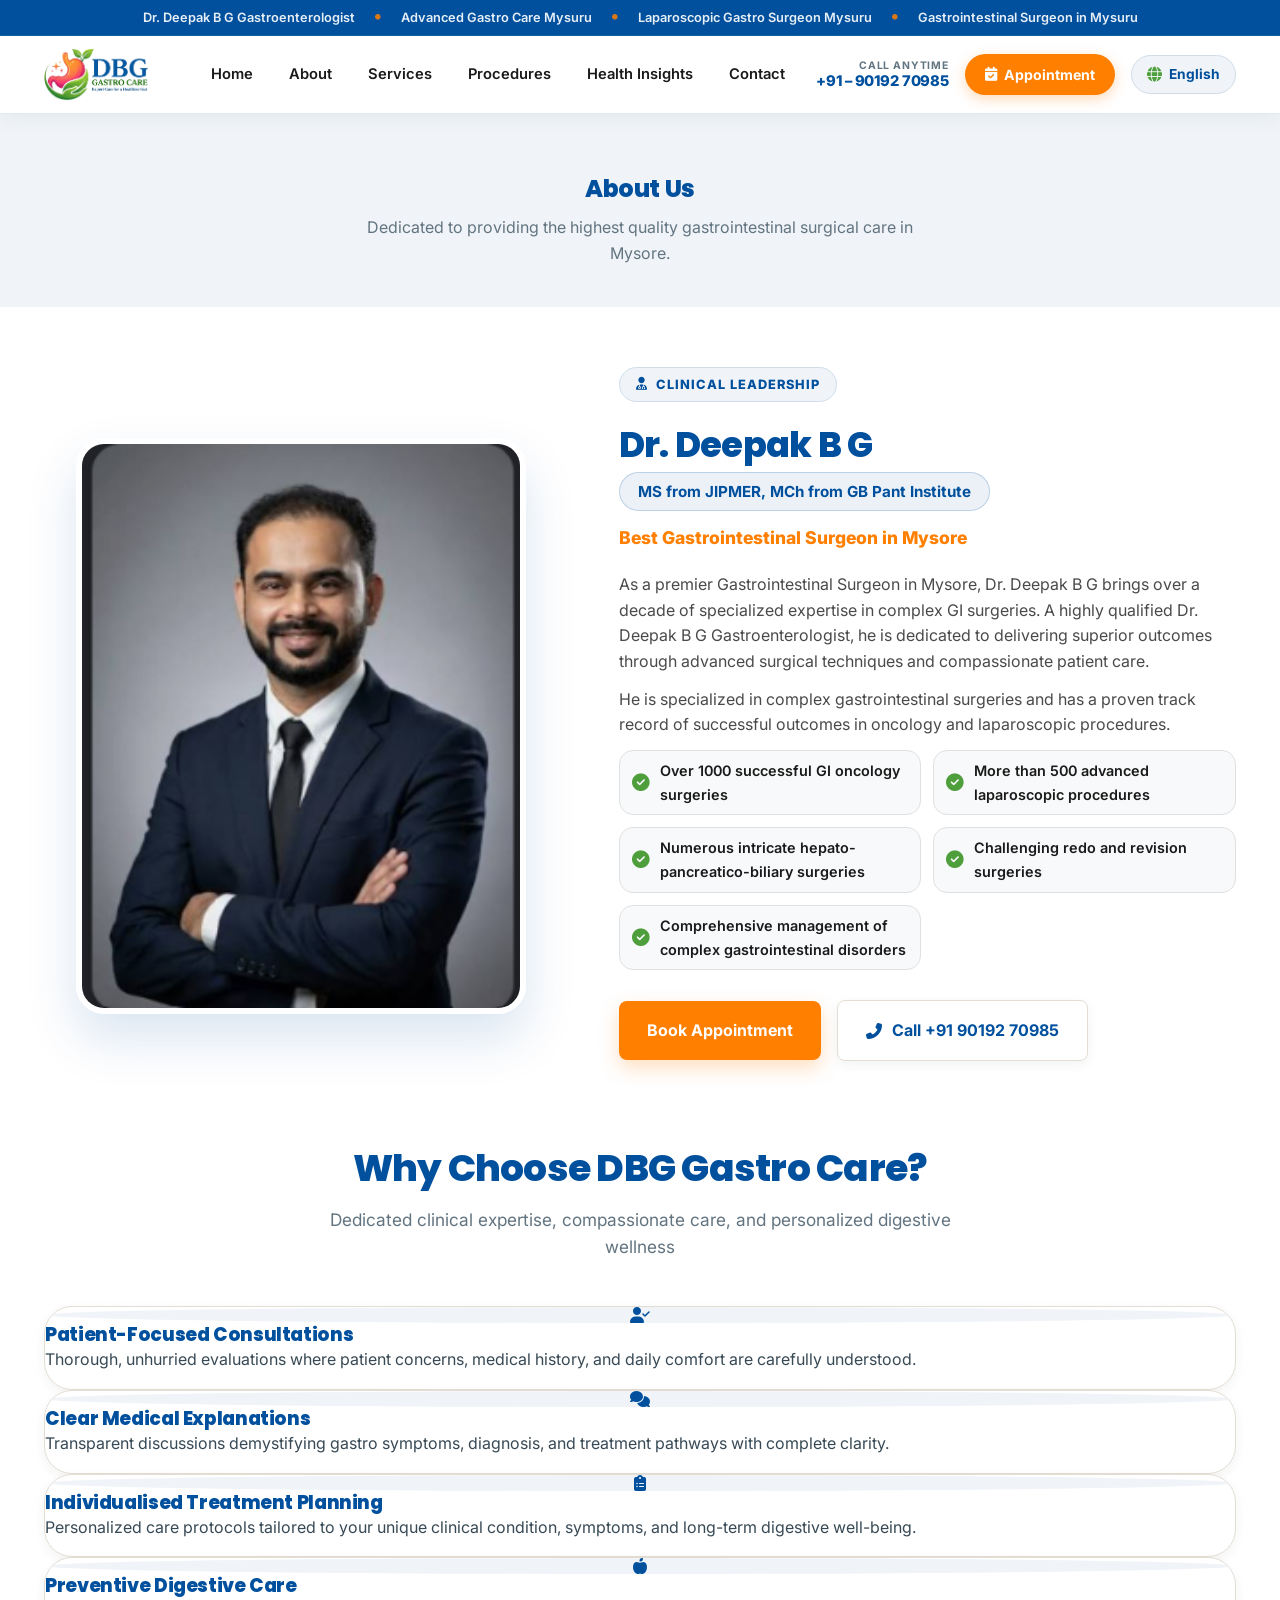
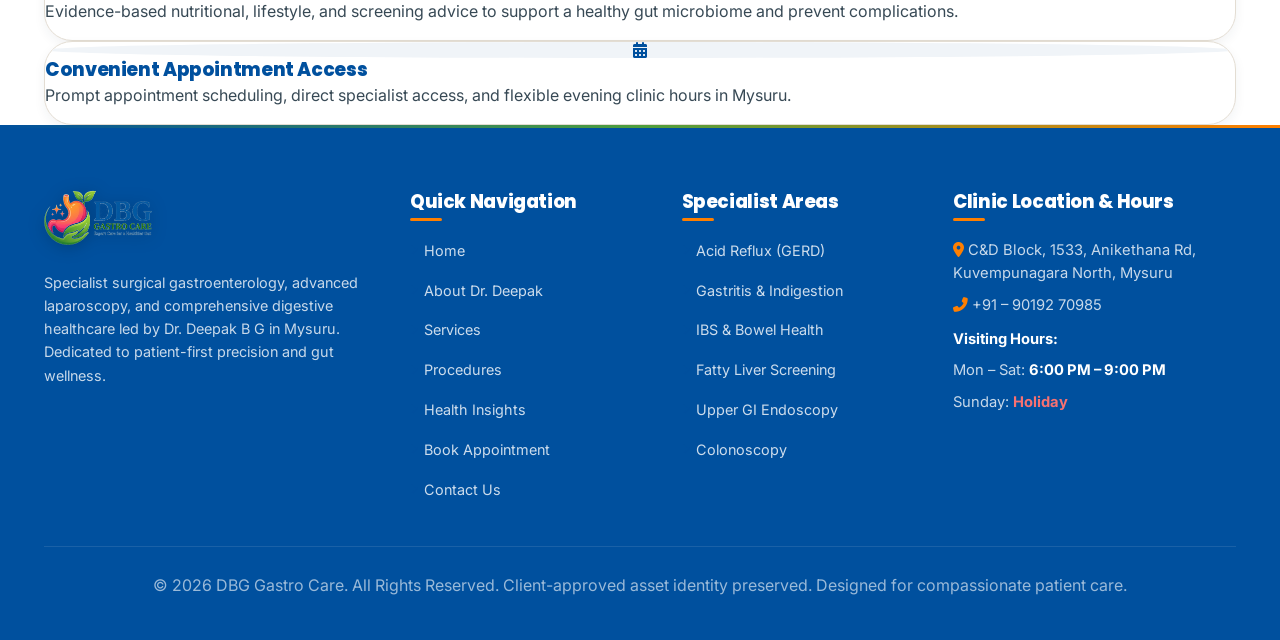
<file: DBG-Gastro/about.html>
<!DOCTYPE html>
<html lang="en">

<head>
    <meta charset="UTF-8">
    <meta name="viewport" content="width=device-width, initial-scale=1.0">
    <title>About Us | DBG Gastro Care | Dr. Deepak B G</title>
    <meta name="description"
        content="Learn about Dr. Deepak B G, premier surgical gastroenterologist in Mysore. Dedicated to providing world-class Advanced Gastro Care with a patient-first approach.">
    <meta name="keywords"
        content="Best Surgical Gastroenterologist in Mysore, Advanced Gastro Care Mysore, Laparoscopic Gastro Surgeon Mysore, Gastrointestinal Surgeon in Mysore, Dr. Deepak B G Gastroenterologist">
    <link rel="stylesheet" href="style.css?v=4.4">
    <link rel="icon" type="image/png" href="assets/logo.png">
    <link rel="stylesheet" href="https://cdnjs.cloudflare.com/ajax/libs/font-awesome/6.4.0/css/all.min.css">
</head>

<body>

    <!-- Top Bar -->
    <div class="top-bar">
        <div class="container top-bar-ticker">
            <span data-key="top_kw_1"><i class="fas fa-user-md"></i> Dr. Deepak B G Gastroenterologist</span>
            <i class="fas fa-circle"></i>
            <span data-key="top_kw_2">Advanced Gastro Care Mysuru</span>
            <i class="fas fa-circle"></i>
            <span data-key="top_kw_3">Laparoscopic Gastro Surgeon Mysuru</span>
            <i class="fas fa-circle"></i>
            <span data-key="top_kw_4">Gastrointestinal Surgeon in Mysuru</span>
        </div>
    </div>

    <!-- Header & Navigation (Fixed / Sticky with Stable Logo) -->
    <!-- Locked Global Sticky Header (Identical Before & After Scroll) -->
    <header id="siteHeader">
        <div class="container navbar">
            <a href="index.html" class="logo" aria-label="DBG Gastro Care Home">
                <img src="assets/logo.png?v=4.4" alt="DBG Gastro Care Logo" width="135" height="52">
            </a>

            <nav class="nav-links" id="navLinks">
                <a href="index.html">Home</a>
                <a href="index.html#about">About</a>
                <a href="index.html#services">Services</a>
                <a href="index.html#procedures">Procedures</a>
                <a href="index.html#insights">Health Insights</a>
                <a href="index.html#contact">Contact</a>
            </nav>

            <div class="header-actions">
                <div class="header-call">
                    <span class="call-sub">CALL ANYTIME</span>
                    <a href="tel:+919019270985" class="call-tel">+91 – 90192 70985</a>
                </div>

                <a href="index.html#appointment" class="btn-header-appt">
                    <i class="fas fa-calendar-check"></i> Appointment
                </a>

                <div class="lang-static-badge" aria-label="Language: English">
                    <i class="fas fa-globe"></i> <span>English</span>
                </div>

                <div class="mobile-menu-btn" id="mobileMenuBtn" aria-label="Toggle Navigation Menu">
                    <i class="fas fa-bars"></i>
                </div>
            </div>
        </div>
    </header>

    <!-- Page Header -->
    <section class="page-header">
        <div class="container">
            <h1 data-key="about_header_title">About Us</h1>
            <p data-key="about_header_desc">Dedicated to providing the highest quality gastrointestinal surgical and
                digestive healthcare in Mysore.</p>
        </div>
    </section>

    <!-- Doctor Section -->
    <!-- Doctor Section -->
    <section class="doctor-intro" style="padding: 60px 0; background: var(--white);">
        <div class="container">
            <div class="doctor-profile-grid">

                <!-- Left: Image with Slide-in & Shine -->
                <div class="doctor-portrait-box slide-in-left">
                    <div class="doctor-portrait-wrap">
                        <img src="assets/doctor.png?v=4.4" alt="Dr. Deepak B G - Premier Surgical Gastroenterologist">
                    </div>
                </div>

                <!-- Right: Clinical Bio (Fills the empty space) -->
                <div class="doctor-bio-box slide-in-right">
                    <span class="section-subtitle"><i class="fas fa-user-md"></i> Clinical Leadership</span>
                    <h2 data-key="doc_name" style="color: var(--logo-blue); margin-top: 10px;">Dr. Deepak B G</h2>
                    <div class="doctor-lead-degree" data-key="doc_degree">MS from JIPMER, MCh from GB Pant Institute
                    </div>
                    <div class="doctor-specialty-line" data-key="doc_specialty">Best Gastrointestinal Surgeon in Mysore
                    </div>

                    <p data-key="doc_desc_1">As a premier Gastrointestinal Surgeon in Mysore, Dr. Deepak B G brings over
                        a decade of specialized expertise in complex GI surgeries. A highly qualified Dr. Deepak B G
                        Gastroenterologist, he is dedicated to delivering superior outcomes through advanced surgical
                        techniques and compassionate patient care.</p>
                    <p data-key="doc_desc_2">He is specialized in complex gastrointestinal surgeries and has a proven
                        track record of successful outcomes in oncology and laparoscopic procedures.</p>

                    <ul class="doctor-bullets-grid">
                        <li><i class="fas fa-check-circle"></i> <span data-key="doc_bullet_1">Over 1000 successful GI
                                oncology surgeries</span></li>
                        <li><i class="fas fa-check-circle"></i> <span data-key="doc_bullet_2">More than 500 advanced
                                laparoscopic procedures</span></li>
                        <li><i class="fas fa-check-circle"></i> <span data-key="doc_bullet_3">Numerous intricate
                                hepato-pancreatico-biliary surgeries</span></li>
                        <li><i class="fas fa-check-circle"></i> <span data-key="doc_bullet_4">Challenging redo and
                                revision surgeries</span></li>
                        <li><i class="fas fa-check-circle"></i> <span data-key="doc_bullet_5">Comprehensive management
                                of complex GI disorders</span></li>
                    </ul>

                    <div class="hero-buttons" style="margin-top: 30px;">
                        <a href="index.html#appointment" class="btn btn-primary" data-key="btn_book_appt">
                            <i class="fas fa-calendar-check"></i> Book Appointment
                        </a>
                        <a href="tel:+919019270985" class="btn btn-call">
                            <i class="fas fa-phone-alt"></i> <span data-key="btn_call_now">Call +91 90192 70985</span>
                        </a>
                    </div>
                </div>

            </div>
        </div>
    </section>

    <!-- Why Choose DBG Gastro Care on About Page -->
    <section class="why-choose-section" style="background: var(--white);">
        <div class="container">
            <div class="section-header">
                <h2 data-key="why_choose_title">Why Choose DBG Gastro Care?</h2>
                <p data-key="why_choose_subtitle">Dedicated clinical expertise, compassionate care, and personalized
                    digestive wellness</p>
            </div>

            <div class="why-grid">
                <div class="why-card reveal reveal-up ">
                    <div class="why-icon"><i class="fas fa-user-check"></i></div>
                    <h3 data-key="why_item1_title">Patient-Focused Consultations</h3>
                    <p data-key="why_item1_desc">Thorough, unhurried evaluations where patient concerns, medical
                        history, and daily comfort are carefully understood.</p>
                </div>

                <div class="why-card reveal reveal-up" style="transition-delay: 0.1s;">
                    <div class="why-icon"><i class="fas fa-comments"></i></div>
                    <h3 data-key="why_item2_title">Clear Medical Explanations</h3>
                    <p data-key="why_item2_desc">Transparent discussions demystifying gastro symptoms, diagnosis, and
                        treatment pathways with complete clarity.</p>
                </div>

                <div class="why-card reveal reveal-up" style="transition-delay: 0.2s;">
                    <div class="why-icon"><i class="fas fa-clipboard-list"></i></div>
                    <h3 data-key="why_item3_title">Individualised Treatment Planning</h3>
                    <p data-key="why_item3_desc">Personalized care protocols tailored to your unique clinical condition,
                        symptoms, and long-term digestive well-being.</p>
                </div>

                <div class="why-card reveal reveal-up" style="transition-delay: 0.3s;">
                    <div class="why-icon"><i class="fas fa-apple-whole"></i></div>
                    <h3 data-key="why_item4_title">Preventive Digestive Care</h3>
                    <p data-key="why_item4_desc">Evidence-based nutritional, lifestyle, and screening advice to support
                        a healthy gut microbiome and prevent complications.</p>
                </div>

                <div class="why-card reveal reveal-up" style="transition-delay: 0.4s;">
                    <div class="why-icon"><i class="fas fa-calendar-days"></i></div>
                    <h3 data-key="why_item5_title">Convenient Appointment Access</h3>
                    <p data-key="why_item5_desc">Prompt appointment scheduling, direct specialist access, and flexible
                        evening clinic hours in Mysuru.</p>
                </div>
            </div>
        </div>
    </section>

    <!-- Footer -->
    <!-- Premium Footer -->
    <footer>
        <div class="container">
            <div class="footer-content">
                <div class="footer-col">
                    <a href="index.html" class="footer-logo">
                        <img src="assets/logo.png?v=4.4" alt="DBG Gastro Care">
                    </a>
                    <p>
                        Specialist surgical gastroenterology, advanced laparoscopy, and comprehensive digestive
                        healthcare led by Dr. Deepak B G in Mysuru. Dedicated to patient-first precision and gut
                        wellness.
                    </p>
                </div>

                <div class="footer-col">
                    <h3>Quick Navigation</h3>
                    <div class="footer-links">
                        <a href="index.html"><i class="fas fa-chevron-right"></i> Home</a>
                        <a href="index.html#about"><i class="fas fa-chevron-right"></i> About Dr. Deepak</a>
                        <a href="index.html#services"><i class="fas fa-chevron-right"></i> Services</a>
                        <a href="index.html#procedures"><i class="fas fa-chevron-right"></i> Procedures</a>
                        <a href="index.html#insights"><i class="fas fa-chevron-right"></i> Health Insights</a>
                        <a href="index.html#appointment"><i class="fas fa-chevron-right"></i> Book Appointment</a>
                        <a href="index.html#contact"><i class="fas fa-chevron-right"></i> Contact Us</a>
                    </div>
                </div>

                <div class="footer-col">
                    <h3>Specialist Areas</h3>
                    <div class="footer-links">
                        <a href="services.html"><i class="fas fa-chevron-right"></i> Acid Reflux (GERD)</a>
                        <a href="services.html"><i class="fas fa-chevron-right"></i> Gastritis &amp; Indigestion</a>
                        <a href="services.html"><i class="fas fa-chevron-right"></i> IBS &amp; Bowel Health</a>
                        <a href="services.html"><i class="fas fa-chevron-right"></i> Fatty Liver Screening</a>
                        <a href="procedures.html"><i class="fas fa-chevron-right"></i> Upper GI Endoscopy</a>
                        <a href="procedures.html"><i class="fas fa-chevron-right"></i> Colonoscopy</a>
                    </div>
                </div>

                <div class="footer-col footer-hours">
                    <h3>Clinic Location &amp; Hours</h3>
                    <p><i class="fas fa-map-marker-alt" style="color: var(--soft-orange);"></i> C&amp;D Block, 1533,
                        Anikethana Rd, Kuvempunagara North, Mysuru</p>
                    <p><i class="fas fa-phone-alt" style="color: var(--soft-orange);"></i> <a href="tel:+919019270985"
                            style="color: inherit;">+91 – 90192 70985</a></p>
                    <p style="margin-top: 10px;"><strong>Visiting Hours:</strong></p>
                    <p>Mon – Sat: <strong>6:00 PM – 9:00 PM</strong></p>
                    <p>Sunday: <strong style="color: #F87171;">Holiday</strong></p>
                </div>
            </div>

            <div class="footer-bottom">
                <p>&copy; 2026 DBG Gastro Care. All Rights Reserved. Client-approved asset identity preserved. Designed
                    for compassionate patient care.</p>
            </div>
        </div>
    </footer>

    <script src="translations.js?v=4.4"></script>
    <script src="script.js?v=4.4"></script>
    <!-- =========================================================================
         SMART APPOINTMENT BOOKING MODAL (Step-by-Step Flow)
         ========================================================================= -->
    <!-- 13. Smart Appointment Booking Modal (4-Step Flow) -->
    <div id="appointmentModal" class="appt-modal" role="dialog" aria-modal="true" aria-labelledby="modalTitle"
        style="display: none;">
        <div class="appt-modal-overlay" id="modalBackdrop"></div>
        <div class="appt-modal-container">
            <div class="appt-modal-card">
                <!-- Modal Header -->
                <div class="appt-modal-header">
                    <div>
                        <span class="modal-badge"><i class="fas fa-calendar-check"></i> DBG Gastro Care</span>
                        <h3 id="modalTitle">Smart Appointment Booking</h3>
                    </div>
                    <button type="button" class="modal-close-btn" id="closeModalBtn" aria-label="Close modal">
                        <i class="fas fa-times"></i>
                    </button>
                </div>

                <!-- Stepper Progress Bar -->
                <div class="modal-stepper">
                    <div class="step-indicator active" data-step="1">
                        <div class="step-num">1</div>
                        <span class="step-text">Patient</span>
                    </div>
                    <div class="step-line"></div>
                    <div class="step-indicator" data-step="2">
                        <div class="step-num">2</div>
                        <span class="step-text">Consultation</span>
                    </div>
                    <div class="step-line"></div>
                    <div class="step-indicator" data-step="3">
                        <div class="step-num">3</div>
                        <span class="step-text">Schedule</span>
                    </div>
                    <div class="step-line"></div>
                    <div class="step-indicator" data-step="4">
                        <div class="step-num">4</div>
                        <span class="step-text">Confirm</span>
                    </div>
                </div>

                <!-- Modal Body Form -->
                <form id="smartBookingForm" novalidate>
                    <!-- STEP 1: Patient Information -->
                    <div class="modal-step-panel active" id="stepPanel1">
                        <h4 class="step-heading"><i class="fas fa-user-circle"></i> Patient Details</h4>
                        <p class="step-subtext">Please provide your details for clinic registration and consultation
                            records.</p>

                        <div class="form-grid-modal">
                            <div class="modal-field">
                                <label for="patientName"><i class="fas fa-user"></i> Full Name <span
                                        class="req">*</span></label>
                                <input type="text" id="patientName" class="modal-input" placeholder="e.g. Ramesh Kumar"
                                    required>
                                <span class="field-error" id="nameError">Please enter the patient's full name.</span>
                            </div>

                            <div class="modal-field">
                                <label for="patientPhone"><i class="fas fa-phone"></i> Mobile Number <span
                                        class="req">*</span></label>
                                <input type="tel" id="patientPhone" class="modal-input" placeholder="e.g. 9876543210"
                                    required>
                                <span class="field-error" id="phoneError">Please enter a valid 10-digit mobile
                                    number.</span>
                            </div>

                            <div class="modal-field">
                                <label for="patientEmail"><i class="fas fa-envelope"></i> Email Address <span
                                        class="opt">(Optional)</span></label>
                                <input type="email" id="patientEmail" class="modal-input"
                                    placeholder="e.g. name@example.com">
                                <span class="field-error" id="emailError">Please enter a valid email address.</span>
                            </div>

                            <div class="modal-field">
                                <label for="patientType"><i class="fas fa-user-tag"></i> Patient Status <span
                                        class="req">*</span></label>
                                <select id="patientType" class="modal-select" required>
                                    <option value="new">New Patient (First Visit)</option>
                                    <option value="returning">Returning / Follow-up Patient</option>
                                </select>
                            </div>
                        </div>

                        <div class="modal-actions right-only">
                            <button type="button" class="btn btn-primary btn-step-next" id="goToStep2">
                                Continue to Consultation <i class="fas fa-arrow-right"></i>
                            </button>
                        </div>
                    </div>

                    <!-- STEP 2: Consultation & Facility -->
                    <div class="modal-step-panel" id="stepPanel2">
                        <h4 class="step-heading"><i class="fas fa-stethoscope"></i> Select Consultation Facility</h4>
                        <p class="step-subtext">Choose your specialized digestive care area or clinical consultation
                            type.</p>

                        <div class="selected-service-pill" id="selectedServiceBanner">
                            <i class="fas fa-circle-check"></i>
                            <div>
                                <strong id="selectedServicePillTitle">General Gastroenterology Consultation</strong>
                                <span id="selectedServicePillNote">Specialist clinical consultation with Dr. Deepak B
                                    G</span>
                            </div>
                        </div>

                        <div class="modal-field" style="margin-top: 18px;">
                            <label for="consultationSelect">What type of consultation or service do you need? <span
                                    class="req">*</span></label>
                            <select id="consultationSelect" class="modal-select" required>
                                <option value="general">General Gastroenterology Consultation</option>
                                <option value="gerd">Acid Reflux / GERD</option>
                                <option value="gastritis">Gastritis and Indigestion</option>
                                <option value="abdominal_pain">Abdominal Pain Consultation</option>
                                <option value="ibs">IBS and Bowel Health</option>
                                <option value="constipation">Constipation and Digestive Health</option>
                                <option value="liver">Liver and Digestive Health</option>
                                <option value="followup">Follow-up Consultation</option>
                                <option value="endoscopy">Endoscopy Enquiry (Requires Confirmation)</option>
                                <option value="colonoscopy">Colonoscopy Enquiry (Requires Confirmation)</option>
                                <option value="other">Other Digestive Health Concern</option>
                            </select>
                            <span class="field-error" id="consultError">Please select a consultation type.</span>
                        </div>

                        <div class="modal-field" style="margin-top: 14px;">
                            <label><i class="fas fa-hospital-user"></i> Consultation Mode <span
                                    class="req">*</span></label>
                            <div class="radio-toggle-group">
                                <label class="radio-chip active">
                                    <input type="radio" name="consultMode" value="in_person" checked>
                                    <i class="fas fa-location-dot"></i> In-Person Visit (Mysuru Clinic)
                                </label>
                                <label class="radio-chip">
                                    <input type="radio" name="consultMode" value="online">
                                    <i class="fas fa-video"></i> Online Teleconsultation
                                </label>
                            </div>
                        </div>

                        <div class="modal-actions">
                            <button type="button" class="btn btn-step-back" id="backToStep1">
                                <i class="fas fa-arrow-left"></i> Back
                            </button>
                            <button type="button" class="btn btn-primary btn-step-next" id="goToStep3">
                                Choose Date &amp; Time <i class="fas fa-arrow-right"></i>
                            </button>
                        </div>
                    </div>

                    <!-- STEP 3: Date & Evening Time Slot -->
                    <div class="modal-step-panel" id="stepPanel3">
                        <h4 class="step-heading"><i class="fas fa-calendar-alt"></i> Appointment Schedule</h4>
                        <p class="step-subtext">Visiting hours: <strong>Mon – Sat: 6:00 PM – 9:00 PM</strong> (Sunday:
                            Closed).</p>

                        <div class="form-grid-modal">
                            <div class="modal-field">
                                <label for="apptDate"><i class="fas fa-calendar-day"></i> Preferred Date <span
                                        class="req">*</span></label>
                                <input type="date" id="apptDate" class="modal-input" required>
                                <span class="field-error" id="dateError">Please select a valid upcoming date
                                    (Mon–Sat).</span>
                                <div class="sunday-warning" id="sundayNotice" style="display: none;">
                                    <i class="fas fa-circle-exclamation"></i> The clinic is closed on Sundays. Please
                                    choose Monday to Saturday.
                                </div>
                            </div>

                            <div class="modal-field">
                                <label for="apptTimeSlot"><i class="fas fa-clock"></i> Evening Time Slot <span
                                        class="req">*</span></label>
                                <select id="apptTimeSlot" class="modal-select" required>
                                    <option value="6:00 PM – 7:00 PM" selected>6:00 PM – 7:00 PM</option>
                                    <option value="7:00 PM – 8:00 PM">7:00 PM – 8:00 PM</option>
                                    <option value="8:00 PM – 9:00 PM">8:00 PM – 9:00 PM</option>
                                </select>
                                <span class="field-error" id="timeError">Please select a preferred slot.</span>
                            </div>
                        </div>

                        <div class="modal-field" style="margin-top: 14px;">
                            <label for="symptomsDesc"><i class="fas fa-notes-medical"></i> Symptoms or Medical Concerns
                                <span class="opt">(Optional)</span></label>
                            <textarea id="symptomsDesc" class="modal-textarea" rows="3"
                                placeholder="Describe any current symptoms, duration, or previous treatments..."></textarea>
                        </div>

                        <div class="modal-actions">
                            <button type="button" class="btn btn-step-back" id="backToStep2">
                                <i class="fas fa-arrow-left"></i> Back
                            </button>
                            <button type="button" class="btn btn-primary btn-step-next" id="goToStep4">
                                Review &amp; Submit <i class="fas fa-arrow-right"></i>
                            </button>
                        </div>
                    </div>

                    <!-- STEP 4: Review and Submit -->
                    <div class="modal-step-panel" id="stepPanel4">
                        <h4 class="step-heading"><i class="fas fa-clipboard-check"></i> Review Your Appointment</h4>
                        <p class="step-subtext">Please verify your details before submitting your consultation request.
                        </p>

                        <div class="review-summary-card">
                            <div class="review-row">
                                <span class="review-label"><i class="fas fa-user"></i> Patient:</span>
                                <strong class="review-value" id="revName">—</strong>
                            </div>
                            <div class="review-row">
                                <span class="review-label"><i class="fas fa-phone"></i> Mobile:</span>
                                <strong class="review-value" id="revPhone">—</strong>
                            </div>
                            <div class="review-row" id="revEmailRow">
                                <span class="review-label"><i class="fas fa-envelope"></i> Email:</span>
                                <span class="review-value" id="revEmail">—</span>
                            </div>
                            <div class="review-row">
                                <span class="review-label"><i class="fas fa-stethoscope"></i> Service:</span>
                                <strong class="review-value text-teal" id="revService">—</strong>
                            </div>
                            <div class="review-row">
                                <span class="review-label"><i class="fas fa-hospital-user"></i> Mode:</span>
                                <span class="review-value" id="revMode">—</span>
                            </div>
                            <div class="review-row">
                                <span class="review-label"><i class="fas fa-calendar-day"></i> Schedule:</span>
                                <strong class="review-value" id="revSchedule">—</strong>
                            </div>
                        </div>

                        <div class="submission-feedback-box" id="submissionFeedback" style="display: none;"></div>

                        <div class="modal-actions">
                            <button type="button" class="btn btn-step-back" id="backToStep3">
                                <i class="fas fa-arrow-left"></i> Edit Details
                            </button>
                            <button type="submit" class="btn btn-primary btn-submit-request" id="submitApptBtn">
                                <span class="btn-text"><i class="fas fa-paper-plane"></i> Submit Appointment
                                    Request</span>
                                <span class="btn-spinner" style="display: none;"><i
                                        class="fas fa-circle-notch fa-spin"></i> Processing...</span>
                            </button>
                        </div>
                    </div>
                </form>
            </div>
        </div>
    </div>
    <!-- Go to Top Button -->
    <button id="goToTopBtn" class="go-to-top" aria-label="Go to top">
        <i class="fas fa-arrow-up"></i>
    </button>
</body>

</html>
</file>
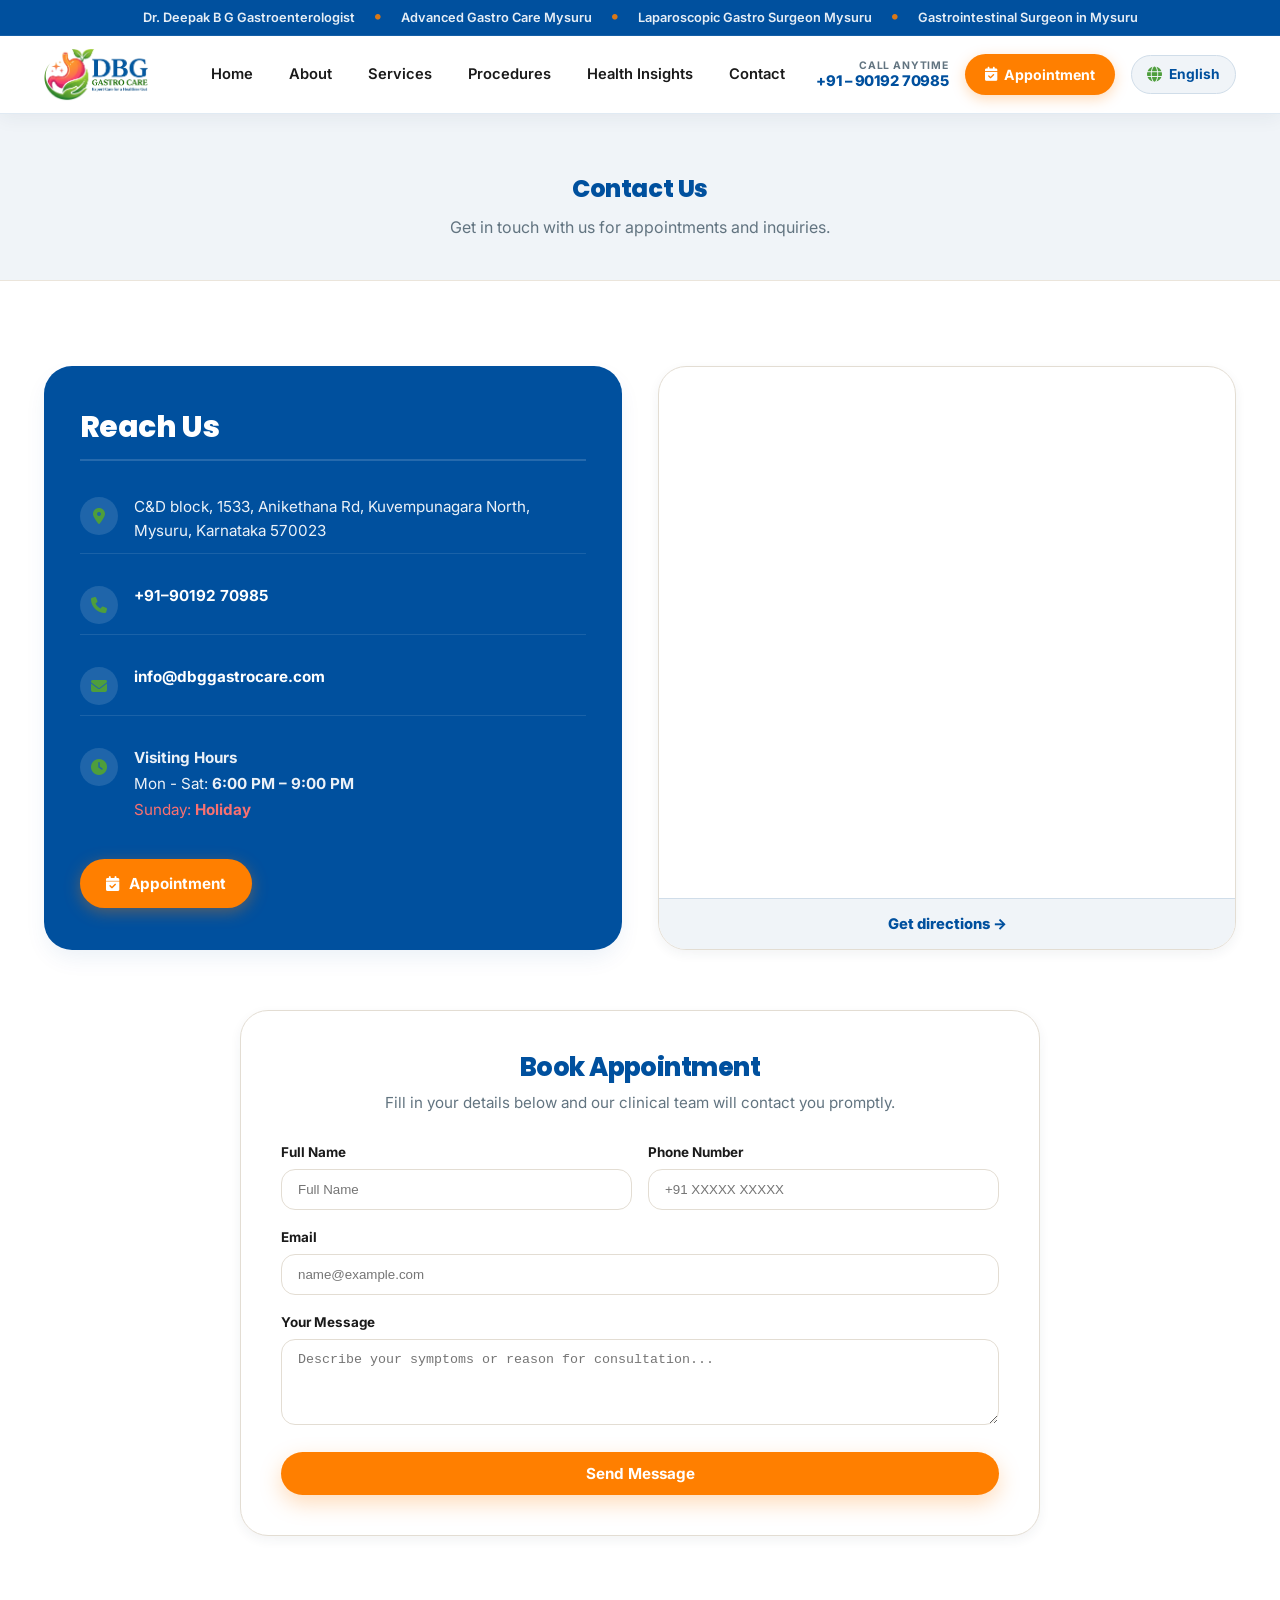
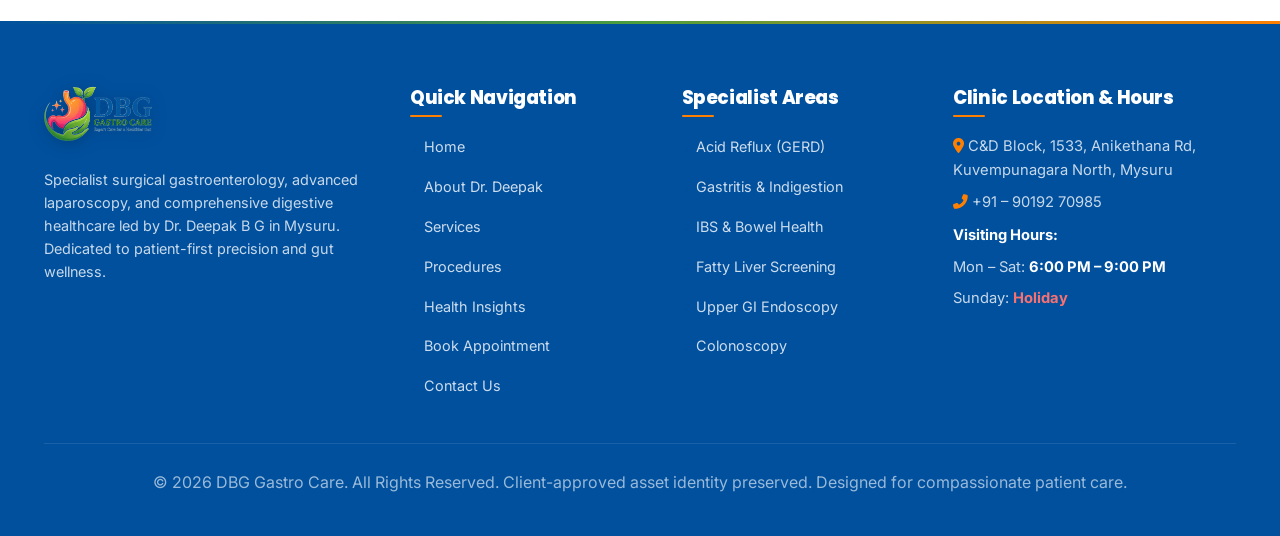
<file: DBG-Gastro/contact.html>
<!DOCTYPE html>
<html lang="en">

<head>
    <meta charset="UTF-8">
    <meta name="viewport" content="width=device-width, initial-scale=1.0">
    <title>Contact Us | DBG Gastro Care | Clinic in Mysore</title>
    <meta name="description"
        content="Contact DBG Gastro Care in Mysore to schedule your gastrointestinal consultation with Dr. Deepak B G. Call +91 90192 70985 or visit our Kuvempunagara North clinic.">
    <meta name="keywords"
        content="Contact Gastroenterologist Mysore, Book Gastro Appointment Mysore, DBG Gastro Care Address, Dr. Deepak B G Phone Number">
    <link rel="stylesheet" href="style.css?v=4.4">
    <link rel="icon" type="image/png" href="assets/logo.png">
    <link rel="stylesheet" href="https://cdnjs.cloudflare.com/ajax/libs/font-awesome/6.4.0/css/all.min.css">
</head>

<body>

    <!-- Top Bar -->
    <div class="top-bar">
        <div class="container top-bar-ticker">
            <span data-key="top_kw_1"><i class="fas fa-user-md"></i> Dr. Deepak B G Gastroenterologist</span>
            <i class="fas fa-circle"></i>
            <span data-key="top_kw_2">Advanced Gastro Care Mysuru</span>
            <i class="fas fa-circle"></i>
            <span data-key="top_kw_3">Laparoscopic Gastro Surgeon Mysuru</span>
            <i class="fas fa-circle"></i>
            <span data-key="top_kw_4">Gastrointestinal Surgeon in Mysuru</span>
        </div>
    </div>

    <!-- Header & Navigation (Fixed / Sticky with Stable Logo) -->
    <!-- Locked Global Sticky Header (Identical Before & After Scroll) -->
    <header id="siteHeader">
        <div class="container navbar">
            <a href="index.html" class="logo" aria-label="DBG Gastro Care Home">
                <img src="assets/logo.png?v=4.4" alt="DBG Gastro Care Logo" width="135" height="52">
            </a>

            <nav class="nav-links" id="navLinks">
                <a href="index.html">Home</a>
                <a href="index.html#about">About</a>
                <a href="index.html#services">Services</a>
                <a href="index.html#procedures">Procedures</a>
                <a href="index.html#insights">Health Insights</a>
                <a href="index.html#contact">Contact</a>
            </nav>

            <div class="header-actions">
                <div class="header-call">
                    <span class="call-sub">CALL ANYTIME</span>
                    <a href="tel:+919019270985" class="call-tel">+91 – 90192 70985</a>
                </div>

                <a href="index.html#appointment" class="btn-header-appt">
                    <i class="fas fa-calendar-check"></i> Appointment
                </a>

                <div class="lang-static-badge" aria-label="Language: English">
                    <i class="fas fa-globe"></i> <span>English</span>
                </div>

                <div class="mobile-menu-btn" id="mobileMenuBtn" aria-label="Toggle Navigation Menu">
                    <i class="fas fa-bars"></i>
                </div>
            </div>
        </div>
    </header>

    <!-- Page Header -->
    <section class="page-header">
        <div class="container">
            <h1 data-key="contact_header_title">Contact Us</h1>
            <p data-key="contact_header_desc">Get in touch with us for appointments and inquiries. We are here to
                support your digestive health.</p>
        </div>
    </section>

    <!-- Contact & Map Section (Matching Reference Image 1) -->
    <section class="contact-section">
        <div class="container">
            <div class="contact-layout-grid">
                <!-- Left Column: Reach Us Card (Deep Teal from Reference Image 1) -->
                <div class="reach-us-card reveal reveal-left">
                    <h3 data-key="reach_us_title">Reach Us</h3>

                    <div class="reach-us-items">
                        <div class="reach-us-item">
                            <i class="fas fa-location-dot"></i>
                            <div class="reach-us-item-text">
                                C&D block, 1533, Anikethana Rd, Kuvempunagara North, Mysuru, Karnataka 570023
                            </div>
                        </div>

                        <div class="reach-us-item">
                            <i class="fas fa-phone"></i>
                            <div class="reach-us-item-text">
                                <a href="tel:+919019270985">+91–90192 70985</a>
                            </div>
                        </div>

                        <div class="reach-us-item">
                            <i class="fas fa-envelope"></i>
                            <div class="reach-us-item-text">
                                <a href="mailto:info@dbggastrocare.com">info@dbggastrocare.com</a>
                            </div>
                        </div>

                        <div class="reach-us-item">
                            <i class="fas fa-clock"></i>
                            <div class="reach-us-item-text">
                                <div style="font-weight: 700; margin-bottom: 3px;" data-key="footer_visiting_hours">
                                    Visiting Hours</div>
                                <div style="margin-bottom: 2px;"><span data-key="footer_mon_sat">Mon - Sat:</span>
                                    <strong>6:00 PM – 9:00 PM</strong>
                                </div>
                                <div style="color: #F87171;"><span data-key="footer_sun">Sunday:</span> <strong
                                        data-key="footer_holiday">Holiday</strong></div>
                            </div>
                        </div>
                    </div>

                    <div class="reach-us-action">
                        <a href="tel:+919019270985" class="btn">
                            <i class="fas fa-calendar-check"></i>
                            <span data-key="btn_appointment">Book Appointment</span>
                        </a>
                    </div>
                </div>

                <!-- Right Column: Location Map Card (Matching Reference Image 1) -->
                <div class="map-display-card reveal reveal-right">
                    <div class="map-embed-container">
                        <iframe
                            src="https://maps.google.com/maps?q=DBG%20Gastro%20care%20Mysuru&t=&z=17&ie=UTF8&iwloc=B&output=embed"
                            title="DBG Gastro Care Clinic Location Map" loading="lazy" allowfullscreen>
                        </iframe>
                    </div>
                    <a href="https://maps.google.com/maps?q=DBG%20Gastro%20care%20Mysuru" target="_blank"
                        rel="noopener noreferrer" class="map-directions-link">
                        <span data-key="get_directions_label">Get directions &rarr;</span>
                    </a>
                </div>
            </div>

            <!-- Online Appointment Inquiry Form -->
            <div id="appointment" class="reveal"
                style="max-width: 800px; margin: 60px auto 0; scroll-margin-top: 100px; background: var(--white); padding: 40px; border-radius: var(--radius-xl); box-shadow: var(--shadow-sm); border: 1px solid var(--border);">
                <div class="section-header" style="margin-bottom: 25px;">
                    <h3 style="font-size: 1.6rem; margin-bottom: 8px;" data-key="send_msg_title">Send Appointment
                        Request</h3>
                    <p style="font-size: 0.95rem; margin-top: 4px;">Fill in your details below and our clinical team
                        will contact you promptly.</p>
                </div>

                <form id="contactForm">
                    <div
                        style="display: grid; grid-template-columns: repeat(auto-fit, minmax(280px, 1fr)); gap: 16px; margin-bottom: 16px;">
                        <div>
                            <label
                                style="display: block; font-size: 0.84rem; font-weight: 700; color: var(--text-main); margin-bottom: 6px;"
                                data-key="form_name">Full Name</label>
                            <input type="text" class="form-control"
                                style="width: 100%; padding: 12px 16px; border: 1.5px solid var(--border); border-radius: var(--radius-md);"
                                placeholder="Full Name" required>
                        </div>
                        <div>
                            <label
                                style="display: block; font-size: 0.84rem; font-weight: 700; color: var(--text-main); margin-bottom: 6px;"
                                data-key="form_phone">Phone Number</label>
                            <input type="tel" class="form-control"
                                style="width: 100%; padding: 12px 16px; border: 1.5px solid var(--border); border-radius: var(--radius-md);"
                                placeholder="+91 XXXXX XXXXX" required>
                        </div>
                    </div>
                    <div style="margin-bottom: 16px;">
                        <label
                            style="display: block; font-size: 0.84rem; font-weight: 700; color: var(--text-main); margin-bottom: 6px;"
                            data-key="email_title">Email Address</label>
                        <input type="email" class="form-control"
                            style="width: 100%; padding: 12px 16px; border: 1.5px solid var(--border); border-radius: var(--radius-md);"
                            placeholder="name@example.com" required>
                    </div>
                    <div style="margin-bottom: 20px;">
                        <label
                            style="display: block; font-size: 0.84rem; font-weight: 700; color: var(--text-main); margin-bottom: 6px;"
                            data-key="form_message">Message / Symptoms</label>
                        <textarea class="form-control"
                            style="width: 100%; padding: 12px 16px; border: 1.5px solid var(--border); border-radius: var(--radius-md);"
                            placeholder="Describe your symptoms or reason for consultation..." rows="4"
                            required></textarea>
                    </div>
                    <button type="submit" class="btn btn-primary" style="width: 100%;" data-key="btn_send_msg">
                        <i class="fas fa-paper-plane"></i> Send Request
                    </button>
                    <div class="toast-notice"></div>
                </form>
            </div>
        </div>
    </section>

    <!-- Footer -->
    <!-- Premium Footer -->
    <footer>
        <div class="container">
            <div class="footer-content">
                <div class="footer-col">
                    <a href="index.html" class="footer-logo">
                        <img src="assets/logo.png?v=4.4" alt="DBG Gastro Care">
                    </a>
                    <p>
                        Specialist surgical gastroenterology, advanced laparoscopy, and comprehensive digestive
                        healthcare led by Dr. Deepak B G in Mysuru. Dedicated to patient-first precision and gut
                        wellness.
                    </p>
                </div>

                <div class="footer-col">
                    <h3>Quick Navigation</h3>
                    <div class="footer-links">
                        <a href="index.html"><i class="fas fa-chevron-right"></i> Home</a>
                        <a href="index.html#about"><i class="fas fa-chevron-right"></i> About Dr. Deepak</a>
                        <a href="index.html#services"><i class="fas fa-chevron-right"></i> Services</a>
                        <a href="index.html#procedures"><i class="fas fa-chevron-right"></i> Procedures</a>
                        <a href="index.html#insights"><i class="fas fa-chevron-right"></i> Health Insights</a>
                        <a href="index.html#appointment"><i class="fas fa-chevron-right"></i> Book Appointment</a>
                        <a href="index.html#contact"><i class="fas fa-chevron-right"></i> Contact Us</a>
                    </div>
                </div>

                <div class="footer-col">
                    <h3>Specialist Areas</h3>
                    <div class="footer-links">
                        <a href="services.html"><i class="fas fa-chevron-right"></i> Acid Reflux (GERD)</a>
                        <a href="services.html"><i class="fas fa-chevron-right"></i> Gastritis &amp; Indigestion</a>
                        <a href="services.html"><i class="fas fa-chevron-right"></i> IBS &amp; Bowel Health</a>
                        <a href="services.html"><i class="fas fa-chevron-right"></i> Fatty Liver Screening</a>
                        <a href="procedures.html"><i class="fas fa-chevron-right"></i> Upper GI Endoscopy</a>
                        <a href="procedures.html"><i class="fas fa-chevron-right"></i> Colonoscopy</a>
                    </div>
                </div>

                <div class="footer-col footer-hours">
                    <h3>Clinic Location &amp; Hours</h3>
                    <p><i class="fas fa-map-marker-alt" style="color: var(--soft-orange);"></i> C&amp;D Block, 1533,
                        Anikethana Rd, Kuvempunagara North, Mysuru</p>
                    <p><i class="fas fa-phone-alt" style="color: var(--soft-orange);"></i> <a href="tel:+919019270985"
                            style="color: inherit;">+91 – 90192 70985</a></p>
                    <p style="margin-top: 10px;"><strong>Visiting Hours:</strong></p>
                    <p>Mon – Sat: <strong>6:00 PM – 9:00 PM</strong></p>
                    <p>Sunday: <strong style="color: #F87171;">Holiday</strong></p>
                </div>
            </div>

            <div class="footer-bottom">
                <p>&copy; 2026 DBG Gastro Care. All Rights Reserved. Client-approved asset identity preserved. Designed
                    for compassionate patient care.</p>
            </div>
        </div>
    </footer>

    <script src="translations.js?v=4.4"></script>
    <script src="script.js?v=4.4"></script>
    <!-- =========================================================================
         SMART APPOINTMENT BOOKING MODAL (Step-by-Step Flow)
         ========================================================================= -->
    <!-- 13. Smart Appointment Booking Modal (4-Step Flow) -->
    <div id="appointmentModal" class="appt-modal" role="dialog" aria-modal="true" aria-labelledby="modalTitle"
        style="display: none;">
        <div class="appt-modal-overlay" id="modalBackdrop"></div>
        <div class="appt-modal-container">
            <div class="appt-modal-card">
                <!-- Modal Header -->
                <div class="appt-modal-header">
                    <div>
                        <span class="modal-badge"><i class="fas fa-calendar-check"></i> DBG Gastro Care</span>
                        <h3 id="modalTitle">Smart Appointment Booking</h3>
                    </div>
                    <button type="button" class="modal-close-btn" id="closeModalBtn" aria-label="Close modal">
                        <i class="fas fa-times"></i>
                    </button>
                </div>

                <!-- Stepper Progress Bar -->
                <div class="modal-stepper">
                    <div class="step-indicator active" data-step="1">
                        <div class="step-num">1</div>
                        <span class="step-text">Patient</span>
                    </div>
                    <div class="step-line"></div>
                    <div class="step-indicator" data-step="2">
                        <div class="step-num">2</div>
                        <span class="step-text">Consultation</span>
                    </div>
                    <div class="step-line"></div>
                    <div class="step-indicator" data-step="3">
                        <div class="step-num">3</div>
                        <span class="step-text">Schedule</span>
                    </div>
                    <div class="step-line"></div>
                    <div class="step-indicator" data-step="4">
                        <div class="step-num">4</div>
                        <span class="step-text">Confirm</span>
                    </div>
                </div>

                <!-- Modal Body Form -->
                <form id="smartBookingForm" novalidate>
                    <!-- STEP 1: Patient Information -->
                    <div class="modal-step-panel active" id="stepPanel1">
                        <h4 class="step-heading"><i class="fas fa-user-circle"></i> Patient Details</h4>
                        <p class="step-subtext">Please provide your details for clinic registration and consultation
                            records.</p>

                        <div class="form-grid-modal">
                            <div class="modal-field">
                                <label for="patientName"><i class="fas fa-user"></i> Full Name <span
                                        class="req">*</span></label>
                                <input type="text" id="patientName" class="modal-input" placeholder="e.g. Ramesh Kumar"
                                    required>
                                <span class="field-error" id="nameError">Please enter the patient's full name.</span>
                            </div>

                            <div class="modal-field">
                                <label for="patientPhone"><i class="fas fa-phone"></i> Mobile Number <span
                                        class="req">*</span></label>
                                <input type="tel" id="patientPhone" class="modal-input" placeholder="e.g. 9876543210"
                                    required>
                                <span class="field-error" id="phoneError">Please enter a valid 10-digit mobile
                                    number.</span>
                            </div>

                            <div class="modal-field">
                                <label for="patientEmail"><i class="fas fa-envelope"></i> Email Address <span
                                        class="opt">(Optional)</span></label>
                                <input type="email" id="patientEmail" class="modal-input"
                                    placeholder="e.g. name@example.com">
                                <span class="field-error" id="emailError">Please enter a valid email address.</span>
                            </div>

                            <div class="modal-field">
                                <label for="patientType"><i class="fas fa-user-tag"></i> Patient Status <span
                                        class="req">*</span></label>
                                <select id="patientType" class="modal-select" required>
                                    <option value="new">New Patient (First Visit)</option>
                                    <option value="returning">Returning / Follow-up Patient</option>
                                </select>
                            </div>
                        </div>

                        <div class="modal-actions right-only">
                            <button type="button" class="btn btn-primary btn-step-next" id="goToStep2">
                                Continue to Consultation <i class="fas fa-arrow-right"></i>
                            </button>
                        </div>
                    </div>

                    <!-- STEP 2: Consultation & Facility -->
                    <div class="modal-step-panel" id="stepPanel2">
                        <h4 class="step-heading"><i class="fas fa-stethoscope"></i> Select Consultation Facility</h4>
                        <p class="step-subtext">Choose your specialized digestive care area or clinical consultation
                            type.</p>

                        <div class="selected-service-pill" id="selectedServiceBanner">
                            <i class="fas fa-circle-check"></i>
                            <div>
                                <strong id="selectedServicePillTitle">General Gastroenterology Consultation</strong>
                                <span id="selectedServicePillNote">Specialist clinical consultation with Dr. Deepak B
                                    G</span>
                            </div>
                        </div>

                        <div class="modal-field" style="margin-top: 18px;">
                            <label for="consultationSelect">What type of consultation or service do you need? <span
                                    class="req">*</span></label>
                            <select id="consultationSelect" class="modal-select" required>
                                <option value="general">General Gastroenterology Consultation</option>
                                <option value="gerd">Acid Reflux / GERD</option>
                                <option value="gastritis">Gastritis and Indigestion</option>
                                <option value="abdominal_pain">Abdominal Pain Consultation</option>
                                <option value="ibs">IBS and Bowel Health</option>
                                <option value="constipation">Constipation and Digestive Health</option>
                                <option value="liver">Liver and Digestive Health</option>
                                <option value="followup">Follow-up Consultation</option>
                                <option value="endoscopy">Endoscopy Enquiry (Requires Confirmation)</option>
                                <option value="colonoscopy">Colonoscopy Enquiry (Requires Confirmation)</option>
                                <option value="other">Other Digestive Health Concern</option>
                            </select>
                            <span class="field-error" id="consultError">Please select a consultation type.</span>
                        </div>

                        <div class="modal-field" style="margin-top: 14px;">
                            <label><i class="fas fa-hospital-user"></i> Consultation Mode <span
                                    class="req">*</span></label>
                            <div class="radio-toggle-group">
                                <label class="radio-chip active">
                                    <input type="radio" name="consultMode" value="in_person" checked>
                                    <i class="fas fa-location-dot"></i> In-Person Visit (Mysuru Clinic)
                                </label>
                                <label class="radio-chip">
                                    <input type="radio" name="consultMode" value="online">
                                    <i class="fas fa-video"></i> Online Teleconsultation
                                </label>
                            </div>
                        </div>

                        <div class="modal-actions">
                            <button type="button" class="btn btn-step-back" id="backToStep1">
                                <i class="fas fa-arrow-left"></i> Back
                            </button>
                            <button type="button" class="btn btn-primary btn-step-next" id="goToStep3">
                                Choose Date &amp; Time <i class="fas fa-arrow-right"></i>
                            </button>
                        </div>
                    </div>

                    <!-- STEP 3: Date & Evening Time Slot -->
                    <div class="modal-step-panel" id="stepPanel3">
                        <h4 class="step-heading"><i class="fas fa-calendar-alt"></i> Appointment Schedule</h4>
                        <p class="step-subtext">Visiting hours: <strong>Mon – Sat: 6:00 PM – 9:00 PM</strong> (Sunday:
                            Closed).</p>

                        <div class="form-grid-modal">
                            <div class="modal-field">
                                <label for="apptDate"><i class="fas fa-calendar-day"></i> Preferred Date <span
                                        class="req">*</span></label>
                                <input type="date" id="apptDate" class="modal-input" required>
                                <span class="field-error" id="dateError">Please select a valid upcoming date
                                    (Mon–Sat).</span>
                                <div class="sunday-warning" id="sundayNotice" style="display: none;">
                                    <i class="fas fa-circle-exclamation"></i> The clinic is closed on Sundays. Please
                                    choose Monday to Saturday.
                                </div>
                            </div>

                            <div class="modal-field">
                                <label for="apptTimeSlot"><i class="fas fa-clock"></i> Evening Time Slot <span
                                        class="req">*</span></label>
                                <select id="apptTimeSlot" class="modal-select" required>
                                    <option value="6:00 PM – 7:00 PM" selected>6:00 PM – 7:00 PM</option>
                                    <option value="7:00 PM – 8:00 PM">7:00 PM – 8:00 PM</option>
                                    <option value="8:00 PM – 9:00 PM">8:00 PM – 9:00 PM</option>
                                </select>
                                <span class="field-error" id="timeError">Please select a preferred slot.</span>
                            </div>
                        </div>

                        <div class="modal-field" style="margin-top: 14px;">
                            <label for="symptomsDesc"><i class="fas fa-notes-medical"></i> Symptoms or Medical Concerns
                                <span class="opt">(Optional)</span></label>
                            <textarea id="symptomsDesc" class="modal-textarea" rows="3"
                                placeholder="Describe any current symptoms, duration, or previous treatments..."></textarea>
                        </div>

                        <div class="modal-actions">
                            <button type="button" class="btn btn-step-back" id="backToStep2">
                                <i class="fas fa-arrow-left"></i> Back
                            </button>
                            <button type="button" class="btn btn-primary btn-step-next" id="goToStep4">
                                Review &amp; Submit <i class="fas fa-arrow-right"></i>
                            </button>
                        </div>
                    </div>

                    <!-- STEP 4: Review and Submit -->
                    <div class="modal-step-panel" id="stepPanel4">
                        <h4 class="step-heading"><i class="fas fa-clipboard-check"></i> Review Your Appointment</h4>
                        <p class="step-subtext">Please verify your details before submitting your consultation request.
                        </p>

                        <div class="review-summary-card">
                            <div class="review-row">
                                <span class="review-label"><i class="fas fa-user"></i> Patient:</span>
                                <strong class="review-value" id="revName">—</strong>
                            </div>
                            <div class="review-row">
                                <span class="review-label"><i class="fas fa-phone"></i> Mobile:</span>
                                <strong class="review-value" id="revPhone">—</strong>
                            </div>
                            <div class="review-row" id="revEmailRow">
                                <span class="review-label"><i class="fas fa-envelope"></i> Email:</span>
                                <span class="review-value" id="revEmail">—</span>
                            </div>
                            <div class="review-row">
                                <span class="review-label"><i class="fas fa-stethoscope"></i> Service:</span>
                                <strong class="review-value text-teal" id="revService">—</strong>
                            </div>
                            <div class="review-row">
                                <span class="review-label"><i class="fas fa-hospital-user"></i> Mode:</span>
                                <span class="review-value" id="revMode">—</span>
                            </div>
                            <div class="review-row">
                                <span class="review-label"><i class="fas fa-calendar-day"></i> Schedule:</span>
                                <strong class="review-value" id="revSchedule">—</strong>
                            </div>
                        </div>

                        <div class="submission-feedback-box" id="submissionFeedback" style="display: none;"></div>

                        <div class="modal-actions">
                            <button type="button" class="btn btn-step-back" id="backToStep3">
                                <i class="fas fa-arrow-left"></i> Edit Details
                            </button>
                            <button type="submit" class="btn btn-primary btn-submit-request" id="submitApptBtn">
                                <span class="btn-text"><i class="fas fa-paper-plane"></i> Submit Appointment
                                    Request</span>
                                <span class="btn-spinner" style="display: none;"><i
                                        class="fas fa-circle-notch fa-spin"></i> Processing...</span>
                            </button>
                        </div>
                    </div>
                </form>
            </div>
        </div>
    </div>
    <!-- Go to Top Button -->
    <button id="goToTopBtn" class="go-to-top" aria-label="Go to top">
        <i class="fas fa-arrow-up"></i>
    </button>
</body>

</html>
</file>
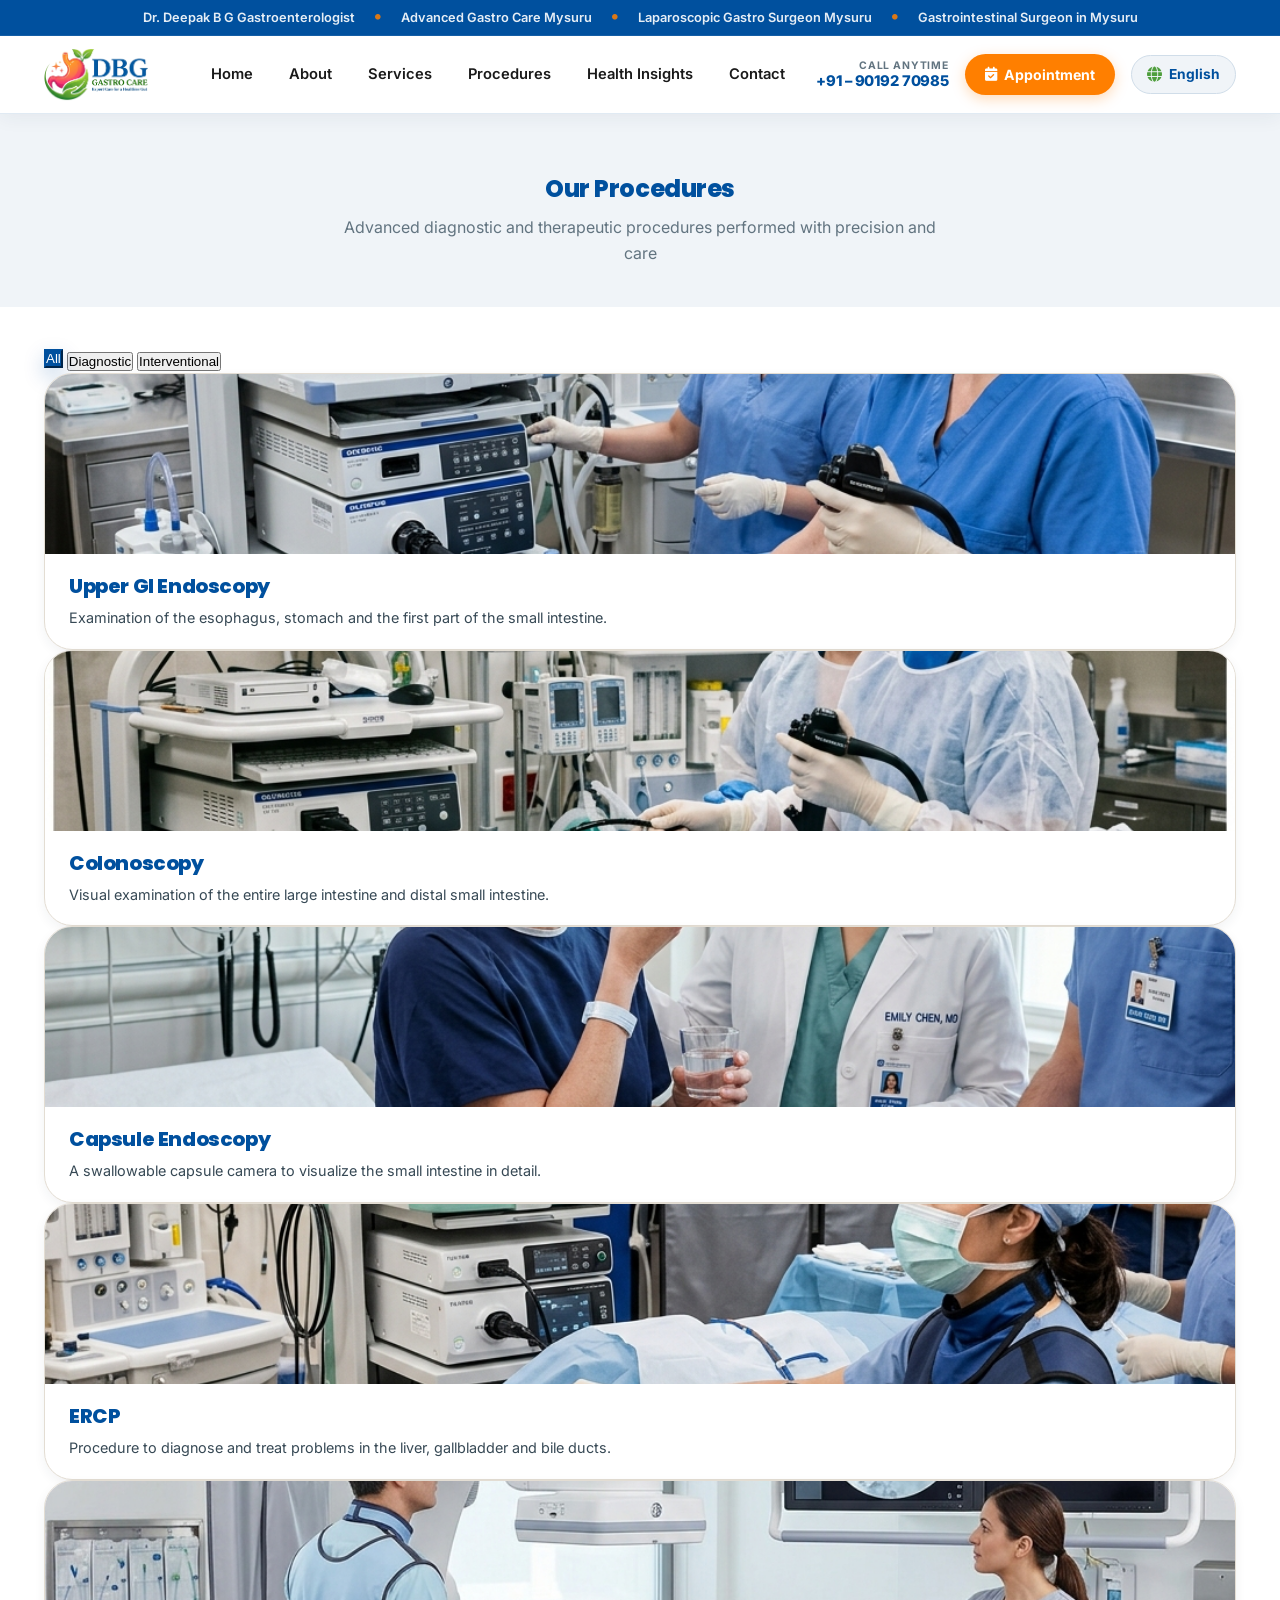
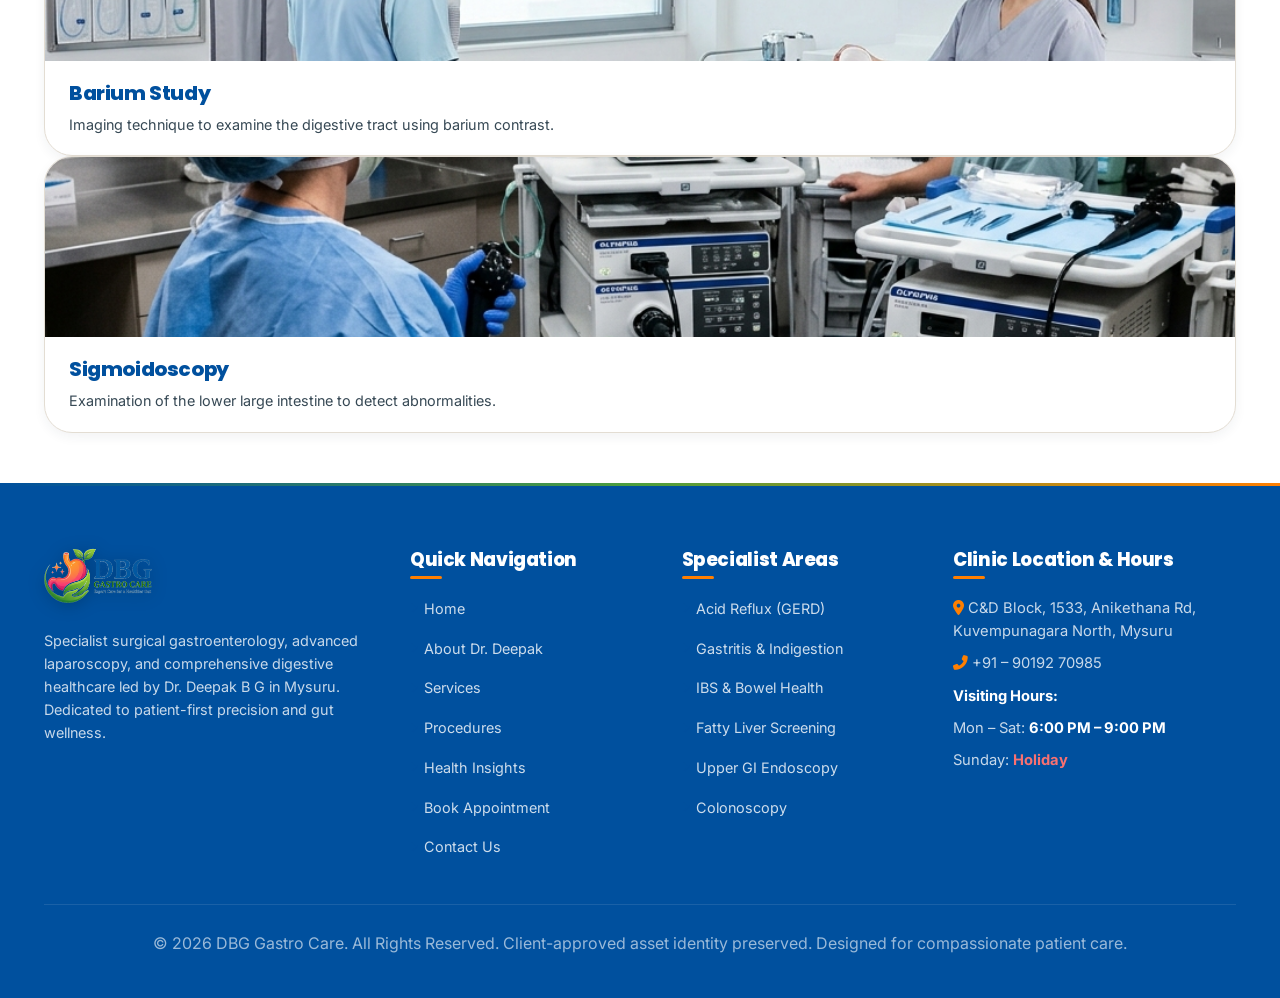
<file: DBG-Gastro/procedures.html>
<!DOCTYPE html>
<html lang="en">

<head>
    <meta charset="UTF-8">
    <meta name="viewport" content="width=device-width, initial-scale=1.0">
    <title>Procedures | DBG Gastro Care | Diagnostic & Interventional Endoscopy</title>
    <meta name="description"
        content="Advanced diagnostic and interventional gastrointestinal procedures at DBG Gastro Care Mysore. Upper GI endoscopy, colonoscopy, capsule endoscopy, and ERCP.">
    <meta name="keywords"
        content="Endoscopy Mysore, Colonoscopy Mysore, Capsule Endoscopy Mysore, ERCP Procedure Mysore, Upper GI Endoscopy Mysore, Dr. Deepak B G">
    <link rel="stylesheet" href="style.css?v=4.4">
    <link rel="icon" type="image/png" href="assets/logo.png">
    <link rel="stylesheet" href="https://cdnjs.cloudflare.com/ajax/libs/font-awesome/6.4.0/css/all.min.css">
</head>

<body>

    <!-- Top Bar -->
    <div class="top-bar">
        <div class="container top-bar-ticker">
            <span data-key="top_kw_1"><i class="fas fa-user-md"></i> Dr. Deepak B G Gastroenterologist</span>
            <i class="fas fa-circle"></i>
            <span data-key="top_kw_2">Advanced Gastro Care Mysuru</span>
            <i class="fas fa-circle"></i>
            <span data-key="top_kw_3">Laparoscopic Gastro Surgeon Mysuru</span>
            <i class="fas fa-circle"></i>
            <span data-key="top_kw_4">Gastrointestinal Surgeon in Mysuru</span>
        </div>
    </div>

    <!-- Header & Navigation (Fixed / Sticky with Stable Logo) -->
    <!-- Locked Global Sticky Header (Identical Before & After Scroll) -->
    <header id="siteHeader">
        <div class="container navbar">
            <a href="index.html" class="logo" aria-label="DBG Gastro Care Home">
                <img src="assets/logo.png?v=4.4" alt="DBG Gastro Care Logo" width="135" height="52">
            </a>

            <nav class="nav-links" id="navLinks">
                <a href="index.html">Home</a>
                <a href="index.html#about">About</a>
                <a href="index.html#services">Services</a>
                <a href="index.html#procedures">Procedures</a>
                <a href="index.html#insights">Health Insights</a>
                <a href="index.html#contact">Contact</a>
            </nav>

            <div class="header-actions">
                <div class="header-call">
                    <span class="call-sub">CALL ANYTIME</span>
                    <a href="tel:+919019270985" class="call-tel">+91 – 90192 70985</a>
                </div>

                <a href="index.html#appointment" class="btn-header-appt">
                    <i class="fas fa-calendar-check"></i> Appointment
                </a>

                <div class="lang-static-badge" aria-label="Language: English">
                    <i class="fas fa-globe"></i> <span>English</span>
                </div>

                <div class="mobile-menu-btn" id="mobileMenuBtn" aria-label="Toggle Navigation Menu">
                    <i class="fas fa-bars"></i>
                </div>
            </div>
        </div>
    </header>

    <!-- Page Header -->
    <section class="page-header">
        <div class="container">
            <h1 data-key="proc_title">Our Procedures</h1>
            <p data-key="proc_subtitle">Advanced diagnostic and therapeutic procedures performed with precision and care
            </p>
        </div>
    </section>

    <!-- Procedures Grid Section -->
    <section class="procedures-section" style="background: var(--bg-page);">
        <div class="container">
            <!-- Category Tabs -->
            <div class="procedures-tabs reveal reveal-up">
                <button class="tab-btn active" data-filter="all" data-key="tab_all">All</button>
                <button class="tab-btn" data-filter="diag" data-key="tab_diag">Diagnostic</button>
                <button class="tab-btn" data-filter="inter" data-key="tab_inter">Interventional</button>
            </div>

            <div class="procedures-grid">
                <!-- 1. Upper GI Endoscopy -->
                <div class="procedure-img-card procedure-card reveal reveal-up" data-category="inter">
                    <div class="proc-photo">
                        <img src="assets/upper_gi.png" alt="Upper GI Endoscopy">
                    </div>
                    <div class="proc-details">
                        <h4 data-key="uppergi_title">Upper GI Endoscopy</h4>
                        <p data-key="uppergi_desc">Examination of the esophagus, stomach and the first part of the small
                            intestine to diagnose inflammation, ulcers, and acid reflux.</p>
                    </div>
                </div>

                <!-- 2. Colonoscopy -->
                <div class="procedure-img-card procedure-card reveal reveal-up" data-category="inter"
                    style="transition-delay: 0.1s;">
                    <div class="proc-photo">
                        <img src="assets/colonoscopy.png" alt="Colonoscopy">
                    </div>
                    <div class="proc-details">
                        <h4 data-key="colonoscopy_title">Colonoscopy</h4>
                        <p data-key="colonoscopy_desc">Visual examination of the entire large intestine and distal small
                            intestine for screening, polyps, and bowel changes.</p>
                    </div>
                </div>

                <!-- 3. Capsule Endoscopy -->
                <div class="procedure-img-card procedure-card reveal reveal-up" data-category="diag"
                    style="transition-delay: 0.2s;">
                    <div class="proc-photo">
                        <img src="assets/capsule.png" alt="Capsule Endoscopy">
                    </div>
                    <div class="proc-details">
                        <h4 data-key="capsule_title">Capsule Endoscopy</h4>
                        <p data-key="capsule_desc">A swallowable miniature capsule camera to visualize the small
                            intestine in high resolution.</p>
                    </div>
                </div>

                <!-- 4. ERCP -->
                <div class="procedure-img-card procedure-card reveal reveal-up" data-category="inter">
                    <div class="proc-photo">
                        <img src="assets/ercp.png" alt="ERCP">
                    </div>
                    <div class="proc-details">
                        <h4 data-key="ercp_title">ERCP</h4>
                        <p data-key="ercp_desc">Specialized procedure to diagnose and treat conditions affecting the
                            liver, gallbladder, and bile ducts.</p>
                    </div>
                </div>

                <!-- 5. Barium Study -->
                <div class="procedure-img-card procedure-card reveal reveal-up" data-category="diag"
                    style="transition-delay: 0.1s;">
                    <div class="proc-photo">
                        <img src="assets/barium.png" alt="Barium Study">
                    </div>
                    <div class="proc-details">
                        <h4 data-key="barium_title">Barium Study</h4>
                        <p data-key="barium_desc">Imaging technique using contrast medium to examine the structural
                            anatomy of the digestive tract.</p>
                    </div>
                </div>

                <!-- 6. Sigmoidoscopy -->
                <div class="procedure-img-card procedure-card reveal reveal-up" data-category="diag"
                    style="transition-delay: 0.2s;">
                    <div class="proc-photo">
                        <img src="assets/sigmoidoscopy.png" alt="Sigmoidoscopy">
                    </div>
                    <div class="proc-details">
                        <h4 data-key="sigmoidoscopy_title">Sigmoidoscopy</h4>
                        <p data-key="sigmoidoscopy_desc">Focused endoscopic examination of the rectum and lower large
                            intestine to detect abnormalities.</p>
                    </div>
                </div>
            </div>
        </div>
    </section>

    <!-- Footer -->
    <!-- Premium Footer -->
    <footer>
        <div class="container">
            <div class="footer-content">
                <div class="footer-col">
                    <a href="index.html" class="footer-logo">
                        <img src="assets/logo.png?v=4.4" alt="DBG Gastro Care">
                    </a>
                    <p>
                        Specialist surgical gastroenterology, advanced laparoscopy, and comprehensive digestive
                        healthcare led by Dr. Deepak B G in Mysuru. Dedicated to patient-first precision and gut
                        wellness.
                    </p>
                </div>

                <div class="footer-col">
                    <h3>Quick Navigation</h3>
                    <div class="footer-links">
                        <a href="index.html"><i class="fas fa-chevron-right"></i> Home</a>
                        <a href="index.html#about"><i class="fas fa-chevron-right"></i> About Dr. Deepak</a>
                        <a href="index.html#services"><i class="fas fa-chevron-right"></i> Services</a>
                        <a href="index.html#procedures"><i class="fas fa-chevron-right"></i> Procedures</a>
                        <a href="index.html#insights"><i class="fas fa-chevron-right"></i> Health Insights</a>
                        <a href="index.html#appointment"><i class="fas fa-chevron-right"></i> Book Appointment</a>
                        <a href="index.html#contact"><i class="fas fa-chevron-right"></i> Contact Us</a>
                    </div>
                </div>

                <div class="footer-col">
                    <h3>Specialist Areas</h3>
                    <div class="footer-links">
                        <a href="services.html"><i class="fas fa-chevron-right"></i> Acid Reflux (GERD)</a>
                        <a href="services.html"><i class="fas fa-chevron-right"></i> Gastritis &amp; Indigestion</a>
                        <a href="services.html"><i class="fas fa-chevron-right"></i> IBS &amp; Bowel Health</a>
                        <a href="services.html"><i class="fas fa-chevron-right"></i> Fatty Liver Screening</a>
                        <a href="procedures.html"><i class="fas fa-chevron-right"></i> Upper GI Endoscopy</a>
                        <a href="procedures.html"><i class="fas fa-chevron-right"></i> Colonoscopy</a>
                    </div>
                </div>

                <div class="footer-col footer-hours">
                    <h3>Clinic Location &amp; Hours</h3>
                    <p><i class="fas fa-map-marker-alt" style="color: var(--soft-orange);"></i> C&amp;D Block, 1533,
                        Anikethana Rd, Kuvempunagara North, Mysuru</p>
                    <p><i class="fas fa-phone-alt" style="color: var(--soft-orange);"></i> <a href="tel:+919019270985"
                            style="color: inherit;">+91 – 90192 70985</a></p>
                    <p style="margin-top: 10px;"><strong>Visiting Hours:</strong></p>
                    <p>Mon – Sat: <strong>6:00 PM – 9:00 PM</strong></p>
                    <p>Sunday: <strong style="color: #F87171;">Holiday</strong></p>
                </div>
            </div>

            <div class="footer-bottom">
                <p>&copy; 2026 DBG Gastro Care. All Rights Reserved. Client-approved asset identity preserved. Designed
                    for compassionate patient care.</p>
            </div>
        </div>
    </footer>

    <script src="translations.js?v=4.4"></script>
    <script src="script.js?v=4.4"></script>
    <!-- =========================================================================
         SMART APPOINTMENT BOOKING MODAL (Step-by-Step Flow)
         ========================================================================= -->
    <!-- 13. Smart Appointment Booking Modal (4-Step Flow) -->
    <div id="appointmentModal" class="appt-modal" role="dialog" aria-modal="true" aria-labelledby="modalTitle"
        style="display: none;">
        <div class="appt-modal-overlay" id="modalBackdrop"></div>
        <div class="appt-modal-container">
            <div class="appt-modal-card">
                <!-- Modal Header -->
                <div class="appt-modal-header">
                    <div>
                        <span class="modal-badge"><i class="fas fa-calendar-check"></i> DBG Gastro Care</span>
                        <h3 id="modalTitle">Smart Appointment Booking</h3>
                    </div>
                    <button type="button" class="modal-close-btn" id="closeModalBtn" aria-label="Close modal">
                        <i class="fas fa-times"></i>
                    </button>
                </div>

                <!-- Stepper Progress Bar -->
                <div class="modal-stepper">
                    <div class="step-indicator active" data-step="1">
                        <div class="step-num">1</div>
                        <span class="step-text">Patient</span>
                    </div>
                    <div class="step-line"></div>
                    <div class="step-indicator" data-step="2">
                        <div class="step-num">2</div>
                        <span class="step-text">Consultation</span>
                    </div>
                    <div class="step-line"></div>
                    <div class="step-indicator" data-step="3">
                        <div class="step-num">3</div>
                        <span class="step-text">Schedule</span>
                    </div>
                    <div class="step-line"></div>
                    <div class="step-indicator" data-step="4">
                        <div class="step-num">4</div>
                        <span class="step-text">Confirm</span>
                    </div>
                </div>

                <!-- Modal Body Form -->
                <form id="smartBookingForm" novalidate>
                    <!-- STEP 1: Patient Information -->
                    <div class="modal-step-panel active" id="stepPanel1">
                        <h4 class="step-heading"><i class="fas fa-user-circle"></i> Patient Details</h4>
                        <p class="step-subtext">Please provide your details for clinic registration and consultation
                            records.</p>

                        <div class="form-grid-modal">
                            <div class="modal-field">
                                <label for="patientName"><i class="fas fa-user"></i> Full Name <span
                                        class="req">*</span></label>
                                <input type="text" id="patientName" class="modal-input" placeholder="e.g. Ramesh Kumar"
                                    required>
                                <span class="field-error" id="nameError">Please enter the patient's full name.</span>
                            </div>

                            <div class="modal-field">
                                <label for="patientPhone"><i class="fas fa-phone"></i> Mobile Number <span
                                        class="req">*</span></label>
                                <input type="tel" id="patientPhone" class="modal-input" placeholder="e.g. 9876543210"
                                    required>
                                <span class="field-error" id="phoneError">Please enter a valid 10-digit mobile
                                    number.</span>
                            </div>

                            <div class="modal-field">
                                <label for="patientEmail"><i class="fas fa-envelope"></i> Email Address <span
                                        class="opt">(Optional)</span></label>
                                <input type="email" id="patientEmail" class="modal-input"
                                    placeholder="e.g. name@example.com">
                                <span class="field-error" id="emailError">Please enter a valid email address.</span>
                            </div>

                            <div class="modal-field">
                                <label for="patientType"><i class="fas fa-user-tag"></i> Patient Status <span
                                        class="req">*</span></label>
                                <select id="patientType" class="modal-select" required>
                                    <option value="new">New Patient (First Visit)</option>
                                    <option value="returning">Returning / Follow-up Patient</option>
                                </select>
                            </div>
                        </div>

                        <div class="modal-actions right-only">
                            <button type="button" class="btn btn-primary btn-step-next" id="goToStep2">
                                Continue to Consultation <i class="fas fa-arrow-right"></i>
                            </button>
                        </div>
                    </div>

                    <!-- STEP 2: Consultation & Facility -->
                    <div class="modal-step-panel" id="stepPanel2">
                        <h4 class="step-heading"><i class="fas fa-stethoscope"></i> Select Consultation Facility</h4>
                        <p class="step-subtext">Choose your specialized digestive care area or clinical consultation
                            type.</p>

                        <div class="selected-service-pill" id="selectedServiceBanner">
                            <i class="fas fa-circle-check"></i>
                            <div>
                                <strong id="selectedServicePillTitle">General Gastroenterology Consultation</strong>
                                <span id="selectedServicePillNote">Specialist clinical consultation with Dr. Deepak B
                                    G</span>
                            </div>
                        </div>

                        <div class="modal-field" style="margin-top: 18px;">
                            <label for="consultationSelect">What type of consultation or service do you need? <span
                                    class="req">*</span></label>
                            <select id="consultationSelect" class="modal-select" required>
                                <option value="general">General Gastroenterology Consultation</option>
                                <option value="gerd">Acid Reflux / GERD</option>
                                <option value="gastritis">Gastritis and Indigestion</option>
                                <option value="abdominal_pain">Abdominal Pain Consultation</option>
                                <option value="ibs">IBS and Bowel Health</option>
                                <option value="constipation">Constipation and Digestive Health</option>
                                <option value="liver">Liver and Digestive Health</option>
                                <option value="followup">Follow-up Consultation</option>
                                <option value="endoscopy">Endoscopy Enquiry (Requires Confirmation)</option>
                                <option value="colonoscopy">Colonoscopy Enquiry (Requires Confirmation)</option>
                                <option value="other">Other Digestive Health Concern</option>
                            </select>
                            <span class="field-error" id="consultError">Please select a consultation type.</span>
                        </div>

                        <div class="modal-field" style="margin-top: 14px;">
                            <label><i class="fas fa-hospital-user"></i> Consultation Mode <span
                                    class="req">*</span></label>
                            <div class="radio-toggle-group">
                                <label class="radio-chip active">
                                    <input type="radio" name="consultMode" value="in_person" checked>
                                    <i class="fas fa-location-dot"></i> In-Person Visit (Mysuru Clinic)
                                </label>
                                <label class="radio-chip">
                                    <input type="radio" name="consultMode" value="online">
                                    <i class="fas fa-video"></i> Online Teleconsultation
                                </label>
                            </div>
                        </div>

                        <div class="modal-actions">
                            <button type="button" class="btn btn-step-back" id="backToStep1">
                                <i class="fas fa-arrow-left"></i> Back
                            </button>
                            <button type="button" class="btn btn-primary btn-step-next" id="goToStep3">
                                Choose Date &amp; Time <i class="fas fa-arrow-right"></i>
                            </button>
                        </div>
                    </div>

                    <!-- STEP 3: Date & Evening Time Slot -->
                    <div class="modal-step-panel" id="stepPanel3">
                        <h4 class="step-heading"><i class="fas fa-calendar-alt"></i> Appointment Schedule</h4>
                        <p class="step-subtext">Visiting hours: <strong>Mon – Sat: 6:00 PM – 9:00 PM</strong> (Sunday:
                            Closed).</p>

                        <div class="form-grid-modal">
                            <div class="modal-field">
                                <label for="apptDate"><i class="fas fa-calendar-day"></i> Preferred Date <span
                                        class="req">*</span></label>
                                <input type="date" id="apptDate" class="modal-input" required>
                                <span class="field-error" id="dateError">Please select a valid upcoming date
                                    (Mon–Sat).</span>
                                <div class="sunday-warning" id="sundayNotice" style="display: none;">
                                    <i class="fas fa-circle-exclamation"></i> The clinic is closed on Sundays. Please
                                    choose Monday to Saturday.
                                </div>
                            </div>

                            <div class="modal-field">
                                <label for="apptTimeSlot"><i class="fas fa-clock"></i> Evening Time Slot <span
                                        class="req">*</span></label>
                                <select id="apptTimeSlot" class="modal-select" required>
                                    <option value="6:00 PM – 7:00 PM" selected>6:00 PM – 7:00 PM</option>
                                    <option value="7:00 PM – 8:00 PM">7:00 PM – 8:00 PM</option>
                                    <option value="8:00 PM – 9:00 PM">8:00 PM – 9:00 PM</option>
                                </select>
                                <span class="field-error" id="timeError">Please select a preferred slot.</span>
                            </div>
                        </div>

                        <div class="modal-field" style="margin-top: 14px;">
                            <label for="symptomsDesc"><i class="fas fa-notes-medical"></i> Symptoms or Medical Concerns
                                <span class="opt">(Optional)</span></label>
                            <textarea id="symptomsDesc" class="modal-textarea" rows="3"
                                placeholder="Describe any current symptoms, duration, or previous treatments..."></textarea>
                        </div>

                        <div class="modal-actions">
                            <button type="button" class="btn btn-step-back" id="backToStep2">
                                <i class="fas fa-arrow-left"></i> Back
                            </button>
                            <button type="button" class="btn btn-primary btn-step-next" id="goToStep4">
                                Review &amp; Submit <i class="fas fa-arrow-right"></i>
                            </button>
                        </div>
                    </div>

                    <!-- STEP 4: Review and Submit -->
                    <div class="modal-step-panel" id="stepPanel4">
                        <h4 class="step-heading"><i class="fas fa-clipboard-check"></i> Review Your Appointment</h4>
                        <p class="step-subtext">Please verify your details before submitting your consultation request.
                        </p>

                        <div class="review-summary-card">
                            <div class="review-row">
                                <span class="review-label"><i class="fas fa-user"></i> Patient:</span>
                                <strong class="review-value" id="revName">—</strong>
                            </div>
                            <div class="review-row">
                                <span class="review-label"><i class="fas fa-phone"></i> Mobile:</span>
                                <strong class="review-value" id="revPhone">—</strong>
                            </div>
                            <div class="review-row" id="revEmailRow">
                                <span class="review-label"><i class="fas fa-envelope"></i> Email:</span>
                                <span class="review-value" id="revEmail">—</span>
                            </div>
                            <div class="review-row">
                                <span class="review-label"><i class="fas fa-stethoscope"></i> Service:</span>
                                <strong class="review-value text-teal" id="revService">—</strong>
                            </div>
                            <div class="review-row">
                                <span class="review-label"><i class="fas fa-hospital-user"></i> Mode:</span>
                                <span class="review-value" id="revMode">—</span>
                            </div>
                            <div class="review-row">
                                <span class="review-label"><i class="fas fa-calendar-day"></i> Schedule:</span>
                                <strong class="review-value" id="revSchedule">—</strong>
                            </div>
                        </div>

                        <div class="submission-feedback-box" id="submissionFeedback" style="display: none;"></div>

                        <div class="modal-actions">
                            <button type="button" class="btn btn-step-back" id="backToStep3">
                                <i class="fas fa-arrow-left"></i> Edit Details
                            </button>
                            <button type="submit" class="btn btn-primary btn-submit-request" id="submitApptBtn">
                                <span class="btn-text"><i class="fas fa-paper-plane"></i> Submit Appointment
                                    Request</span>
                                <span class="btn-spinner" style="display: none;"><i
                                        class="fas fa-circle-notch fa-spin"></i> Processing...</span>
                            </button>
                        </div>
                    </div>
                </form>
            </div>
        </div>
    </div>
    <!-- Go to Top Button -->
    <button id="goToTopBtn" class="go-to-top" aria-label="Go to top">
        <i class="fas fa-arrow-up"></i>
    </button>
</body>

</html>
</file>
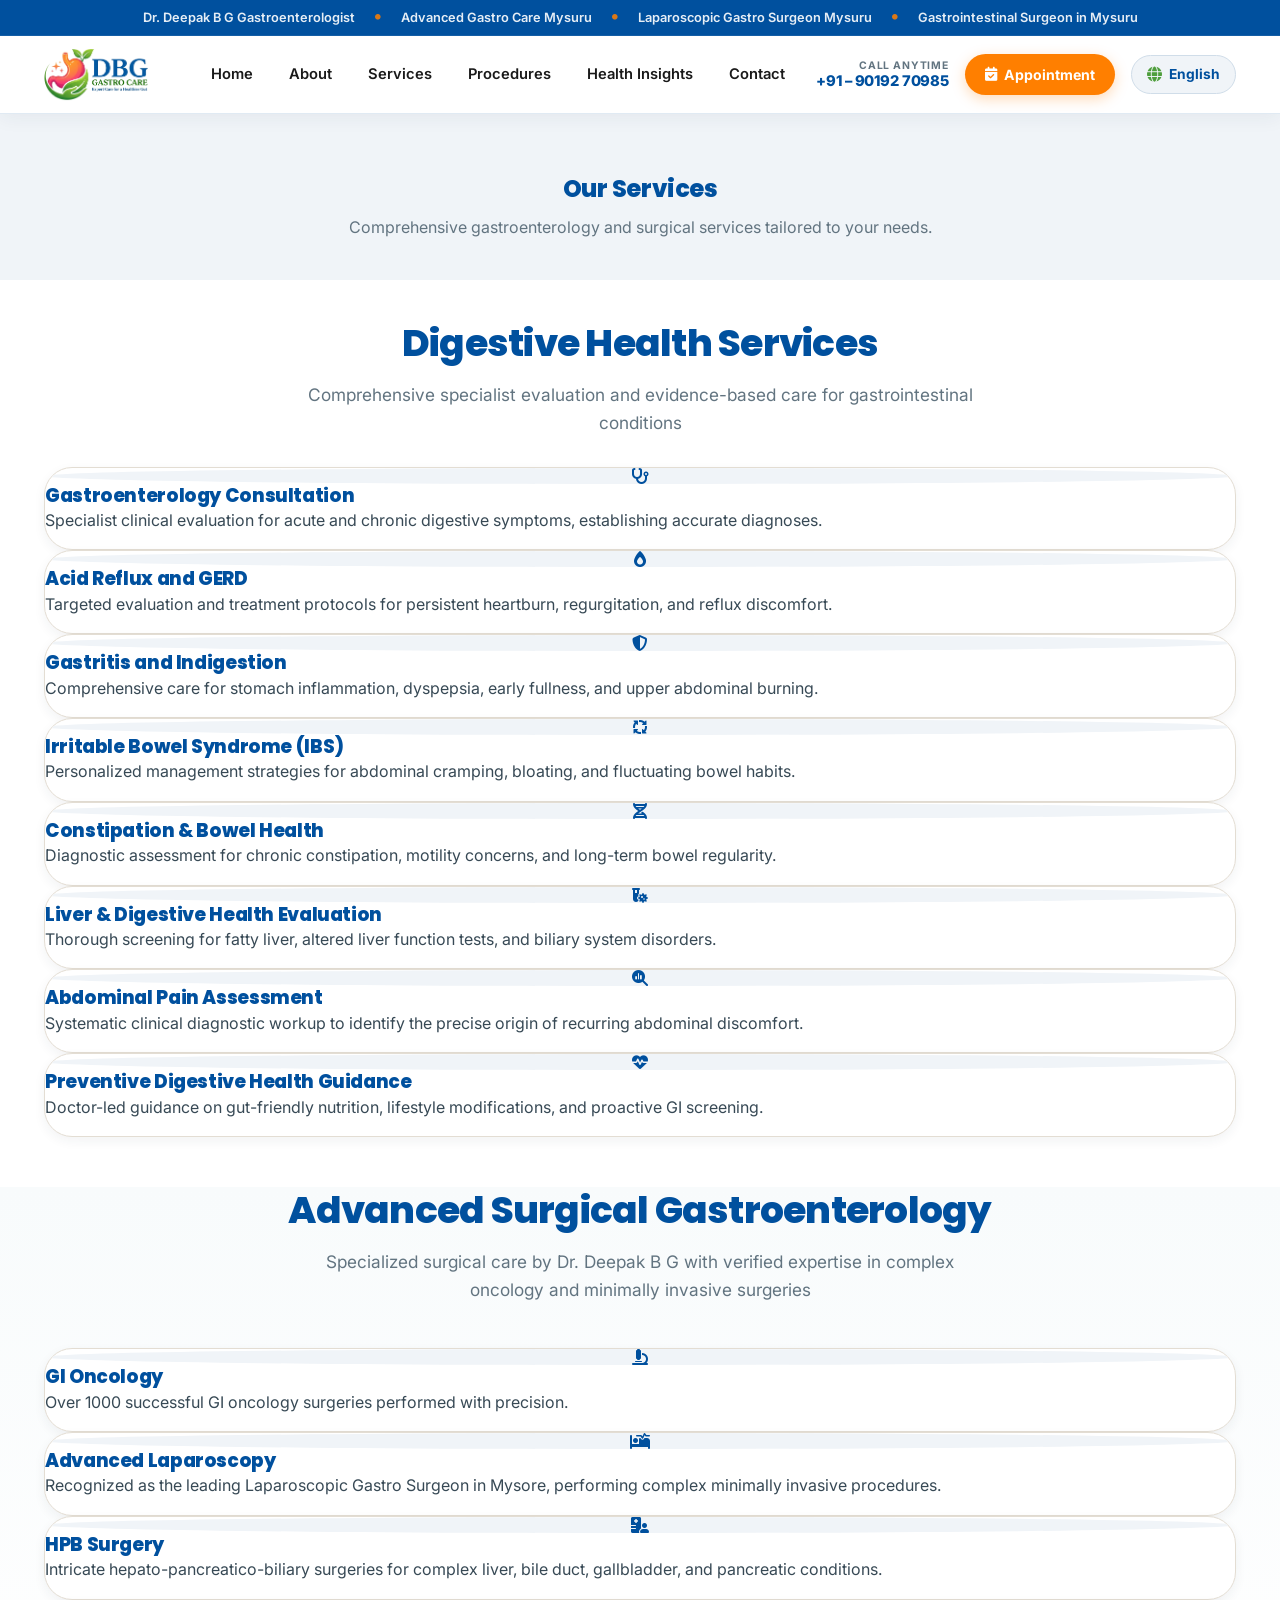
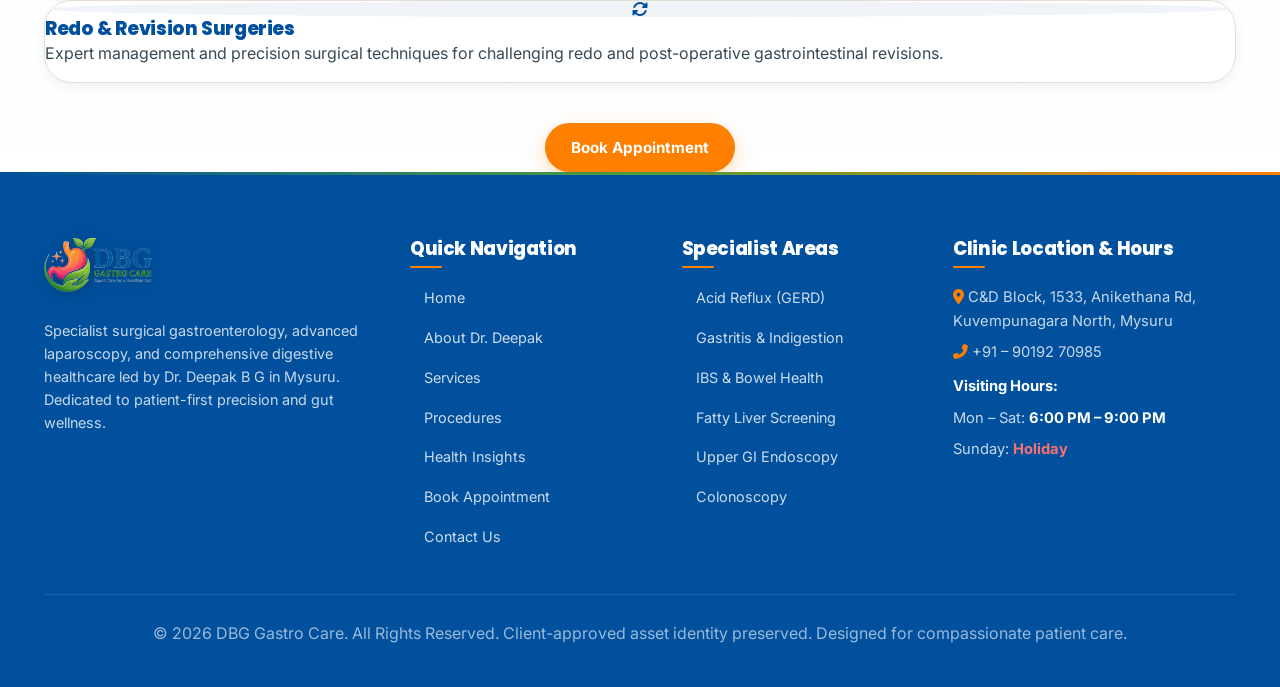
<file: DBG-Gastro/services.html>
<!DOCTYPE html>
<html lang="en">

<head>
    <meta charset="UTF-8">
    <meta name="viewport" content="width=device-width, initial-scale=1.0">
    <title>Services | DBG Gastro Care | Gastroenterology & Surgery Mysore</title>
    <meta name="description"
        content="Comprehensive digestive health and surgical gastroenterology services by Dr. Deepak B G in Mysore. Specialized evaluation for GERD, IBS, liver, and surgical oncology.">
    <meta name="keywords"
        content="Gastroenterology Services Mysore, GI Oncology Mysore, Laparoscopic Surgery Mysore, GERD Treatment Mysore, IBS Clinic Mysore, Liver Care Mysore">
    <link rel="stylesheet" href="style.css?v=4.4">
    <link rel="icon" type="image/png" href="assets/logo.png">
    <link rel="stylesheet" href="https://cdnjs.cloudflare.com/ajax/libs/font-awesome/6.4.0/css/all.min.css">
</head>

<body>

    <!-- Top Bar -->
    <div class="top-bar">
        <div class="container top-bar-ticker">
            <span data-key="top_kw_1"><i class="fas fa-user-md"></i> Dr. Deepak B G Gastroenterologist</span>
            <i class="fas fa-circle"></i>
            <span data-key="top_kw_2">Advanced Gastro Care Mysuru</span>
            <i class="fas fa-circle"></i>
            <span data-key="top_kw_3">Laparoscopic Gastro Surgeon Mysuru</span>
            <i class="fas fa-circle"></i>
            <span data-key="top_kw_4">Gastrointestinal Surgeon in Mysuru</span>
        </div>
    </div>

    <!-- Header & Navigation (Fixed / Sticky with Stable Logo) -->
    <!-- Locked Global Sticky Header (Identical Before & After Scroll) -->
    <header id="siteHeader">
        <div class="container navbar">
            <a href="index.html" class="logo" aria-label="DBG Gastro Care Home">
                <img src="assets/logo.png?v=4.4" alt="DBG Gastro Care Logo" width="135" height="52">
            </a>

                       <nav class="nav-links" id="navLinks">
                <a href="index.html">Home</a>
                <a href="index.html#about">About</a>
                <a href="index.html#services">Services</a>
                <a href="index.html#procedures">Procedures</a>
                <a href="index.html#insights">Health Insights</a>
                <a href="index.html#contact">Contact</a>
            </nav>

            <div class="header-actions">
                <div class="header-call">
                    <span class="call-sub">CALL ANYTIME</span>
                    <a href="tel:+919019270985" class="call-tel">+91 – 90192 70985</a>
                </div>

                <a href="index.html#appointment" class="btn-header-appt">
                    <i class="fas fa-calendar-check"></i> Appointment
                </a>

                <div class="lang-static-badge" aria-label="Language: English">
                    <i class="fas fa-globe"></i> <span>English</span>
                </div>

                <div class="mobile-menu-btn" id="mobileMenuBtn" aria-label="Toggle Navigation Menu">
                    <i class="fas fa-bars"></i>
                </div>
            </div>
        </div>
    </header>

    <!-- Page Header -->
    <section class="page-header">
        <div class="container">
            <h1 data-key="services_header_title">Our Services</h1>
            <p data-key="services_header_desc">Comprehensive gastroenterology and surgical services tailored to your
                digestive wellness.</p>
        </div>
    </section>

    <!-- Digestive Health Services -->
    <section class="procedures-section" style="background: var(--white);">
        <div class="container">
            <div class="section-header">
                <h2>Digestive Health Services</h2>
                <p>Comprehensive specialist evaluation and evidence-based care for gastrointestinal conditions</p>
            </div>

            <div class="procedures-grid">
                <div class="procedure-item-card reveal reveal-up">
                    <div class="proc-card-header">
                        <div class="proc-icon-box"><i class="fas fa-stethoscope"></i></div>
                        <h3>Gastroenterology Consultation</h3>
                    </div>
                    <p>Specialist clinical evaluation for acute and chronic digestive symptoms, establishing accurate
                        diagnoses.</p>
                </div>

                <div class="procedure-item-card reveal reveal-up" style="transition-delay: 0.1s;">
                    <div class="proc-card-header">
                        <div class="proc-icon-box"><i class="fas fa-fire-flame-simple"></i></div>
                        <h3>Acid Reflux and GERD</h3>
                    </div>
                    <p>Targeted evaluation and treatment protocols for persistent heartburn, regurgitation, and reflux
                        discomfort.</p>
                </div>

                <div class="procedure-item-card reveal reveal-up" style="transition-delay: 0.2s;">
                    <div class="proc-card-header">
                        <div class="proc-icon-box"><i class="fas fa-shield-halved"></i></div>
                        <h3>Gastritis and Indigestion</h3>
                    </div>
                    <p>Comprehensive care for stomach inflammation, dyspepsia, early fullness, and upper abdominal
                        burning.</p>
                </div>

                <div class="procedure-item-card reveal reveal-up">
                    <div class="proc-card-header">
                        <div class="proc-icon-box"><i class="fas fa-arrows-spin"></i></div>
                        <h3>Irritable Bowel Syndrome (IBS)</h3>
                    </div>
                    <p>Personalized management strategies for abdominal cramping, bloating, and fluctuating bowel
                        habits.</p>
                </div>

                <div class="procedure-item-card reveal reveal-up" style="transition-delay: 0.1s;">
                    <div class="proc-card-header">
                        <div class="proc-icon-box"><i class="fas fa-dna"></i></div>
                        <h3>Constipation & Bowel Health</h3>
                    </div>
                    <p>Diagnostic assessment for chronic constipation, motility concerns, and long-term bowel
                        regularity.</p>
                </div>

                <div class="procedure-item-card reveal reveal-up" style="transition-delay: 0.2s;">
                    <div class="proc-card-header">
                        <div class="proc-icon-box"><i class="fas fa-vial-virus"></i></div>
                        <h3>Liver & Digestive Health Evaluation</h3>
                    </div>
                    <p>Thorough screening for fatty liver, altered liver function tests, and biliary system disorders.
                    </p>
                </div>

                <div class="procedure-item-card reveal reveal-up">
                    <div class="proc-card-header">
                        <div class="proc-icon-box"><i class="fas fa-magnifying-glass-chart"></i></div>
                        <h3>Abdominal Pain Assessment</h3>
                    </div>
                    <p>Systematic clinical diagnostic workup to identify the precise origin of recurring abdominal
                        discomfort.</p>
                </div>

                <div class="procedure-item-card reveal reveal-up" style="transition-delay: 0.1s;">
                    <div class="proc-card-header">
                        <div class="proc-icon-box"><i class="fas fa-heart-pulse"></i></div>
                        <h3>Preventive Digestive Health Guidance</h3>
                    </div>
                    <p>Doctor-led guidance on gut-friendly nutrition, lifestyle modifications, and proactive GI
                        screening.</p>
                </div>
            </div>
        </div>
    </section>

    <!-- Surgical Gastroenterology Excellence Section -->
    <section class="why-choose-section" style="background: linear-gradient(180deg, #F8FBFC 0%, #FFFFFF 100%);">
        <div class="container">
            <div class="section-header">
                <h2>Advanced Surgical Gastroenterology</h2>
                <p>Specialized surgical care by Dr. Deepak B G with verified expertise in complex oncology and minimally
                    invasive surgeries</p>
            </div>

            <div class="why-grid">
                <div class="why-card reveal reveal-up">
                    <div class="why-icon"><i class="fas fa-microscope"></i></div>
                    <h3 data-key="oncology_title">GI Oncology</h3>
                    <p data-key="oncology_desc">Over 1000 successful GI oncology surgeries performed with precision for
                        stomach, colorectal, and esophageal cancers.</p>
                </div>

                <div class="why-card reveal reveal-up" style="transition-delay: 0.1s;">
                    <div class="why-icon"><i class="fas fa-procedures"></i></div>
                    <h3 data-key="laparoscopy_title">Advanced Laparoscopy</h3>
                    <p data-key="laparoscopy_desc">Recognized as the leading Laparoscopic Gastro Surgeon in Mysore,
                        performing complex minimally invasive procedures with faster recovery.</p>
                </div>

                <div class="why-card reveal reveal-up" style="transition-delay: 0.2s;">
                    <div class="why-icon"><i class="fas fa-hospital-user"></i></div>
                    <h3>HPB Surgery</h3>
                    <p>Intricate hepato-pancreatico-biliary surgeries for complex liver, bile duct, gallbladder, and
                        pancreatic conditions.</p>
                </div>

                <div class="why-card reveal reveal-up" style="transition-delay: 0.3s;">
                    <div class="why-icon"><i class="fas fa-rotate"></i></div>
                    <h3>Redo & Revision Surgeries</h3>
                    <p>Expert management and precision surgical techniques for challenging redo and post-operative
                        gastrointestinal revisions.</p>
                </div>
            </div>

            <div style="text-align: center; margin-top: 40px;">
                <a href="index.html#appointment" class="btn btn-primary" data-key="btn_book_appt">
                    <i class="fas fa-calendar-check"></i> Book Consultation
                </a>
            </div>
        </div>
    </section>

    <!-- Footer -->
    <!-- Premium Footer -->
    <footer>
        <div class="container">
            <div class="footer-content">
                <div class="footer-col">
                    <a href="index.html" class="footer-logo">
                        <img src="assets/logo.png?v=4.4" alt="DBG Gastro Care">
                    </a>
                    <p>
                        Specialist surgical gastroenterology, advanced laparoscopy, and comprehensive digestive
                        healthcare led by Dr. Deepak B G in Mysuru. Dedicated to patient-first precision and gut
                        wellness.
                    </p>
                </div>

                <div class="footer-col">
                    <h3>Quick Navigation</h3>
                    <div class="footer-links">
                        <a href="index.html"><i class="fas fa-chevron-right"></i> Home</a>
                        <a href="index.html#about"><i class="fas fa-chevron-right"></i> About Dr. Deepak</a>
                        <a href="index.html#services"><i class="fas fa-chevron-right"></i> Services</a>
                        <a href="index.html#procedures"><i class="fas fa-chevron-right"></i> Procedures</a>
                        <a href="index.html#insights"><i class="fas fa-chevron-right"></i> Health Insights</a>
                        <a href="index.html#appointment"><i class="fas fa-chevron-right"></i> Book Appointment</a>
                        <a href="index.html#contact"><i class="fas fa-chevron-right"></i> Contact Us</a>
                    </div>
                </div>

                <div class="footer-col">
                    <h3>Specialist Areas</h3>
                    <div class="footer-links">
                        <a href="services.html"><i class="fas fa-chevron-right"></i> Acid Reflux (GERD)</a>
                        <a href="services.html"><i class="fas fa-chevron-right"></i> Gastritis &amp; Indigestion</a>
                        <a href="services.html"><i class="fas fa-chevron-right"></i> IBS &amp; Bowel Health</a>
                        <a href="services.html"><i class="fas fa-chevron-right"></i> Fatty Liver Screening</a>
                        <a href="procedures.html"><i class="fas fa-chevron-right"></i> Upper GI Endoscopy</a>
                        <a href="procedures.html"><i class="fas fa-chevron-right"></i> Colonoscopy</a>
                    </div>
                </div>

                <div class="footer-col footer-hours">
                    <h3>Clinic Location &amp; Hours</h3>
                    <p><i class="fas fa-map-marker-alt" style="color: var(--soft-orange);"></i> C&amp;D Block, 1533,
                        Anikethana Rd, Kuvempunagara North, Mysuru</p>
                    <p><i class="fas fa-phone-alt" style="color: var(--soft-orange);"></i> <a href="tel:+919019270985"
                            style="color: inherit;">+91 – 90192 70985</a></p>
                    <p style="margin-top: 10px;"><strong>Visiting Hours:</strong></p>
                    <p>Mon – Sat: <strong>6:00 PM – 9:00 PM</strong></p>
                    <p>Sunday: <strong style="color: #F87171;">Holiday</strong></p>
                </div>
            </div>

            <div class="footer-bottom">
                <p>&copy; 2026 DBG Gastro Care. All Rights Reserved. Client-approved asset identity preserved. Designed
                    for compassionate patient care.</p>
            </div>
        </div>
    </footer>

    <script src="translations.js?v=4.4"></script>
    <script src="script.js?v=4.4"></script>
    <!-- =========================================================================
         SMART APPOINTMENT BOOKING MODAL (Step-by-Step Flow)
         ========================================================================= -->
    <!-- 13. Smart Appointment Booking Modal (4-Step Flow) -->
    <div id="appointmentModal" class="appt-modal" role="dialog" aria-modal="true" aria-labelledby="modalTitle"
        style="display: none;">
        <div class="appt-modal-overlay" id="modalBackdrop"></div>
        <div class="appt-modal-container">
            <div class="appt-modal-card">
                <!-- Modal Header -->
                <div class="appt-modal-header">
                    <div>
                        <span class="modal-badge"><i class="fas fa-calendar-check"></i> DBG Gastro Care</span>
                        <h3 id="modalTitle">Smart Appointment Booking</h3>
                    </div>
                    <button type="button" class="modal-close-btn" id="closeModalBtn" aria-label="Close modal">
                        <i class="fas fa-times"></i>
                    </button>
                </div>

                <!-- Stepper Progress Bar -->
                <div class="modal-stepper">
                    <div class="step-indicator active" data-step="1">
                        <div class="step-num">1</div>
                        <span class="step-text">Patient</span>
                    </div>
                    <div class="step-line"></div>
                    <div class="step-indicator" data-step="2">
                        <div class="step-num">2</div>
                        <span class="step-text">Consultation</span>
                    </div>
                    <div class="step-line"></div>
                    <div class="step-indicator" data-step="3">
                        <div class="step-num">3</div>
                        <span class="step-text">Schedule</span>
                    </div>
                    <div class="step-line"></div>
                    <div class="step-indicator" data-step="4">
                        <div class="step-num">4</div>
                        <span class="step-text">Confirm</span>
                    </div>
                </div>

                <!-- Modal Body Form -->
                <form id="smartBookingForm" novalidate>
                    <!-- STEP 1: Patient Information -->
                    <div class="modal-step-panel active" id="stepPanel1">
                        <h4 class="step-heading"><i class="fas fa-user-circle"></i> Patient Details</h4>
                        <p class="step-subtext">Please provide your details for clinic registration and consultation
                            records.</p>

                        <div class="form-grid-modal">
                            <div class="modal-field">
                                <label for="patientName"><i class="fas fa-user"></i> Full Name <span
                                        class="req">*</span></label>
                                <input type="text" id="patientName" class="modal-input" placeholder="e.g. Ramesh Kumar"
                                    required>
                                <span class="field-error" id="nameError">Please enter the patient's full name.</span>
                            </div>

                            <div class="modal-field">
                                <label for="patientPhone"><i class="fas fa-phone"></i> Mobile Number <span
                                        class="req">*</span></label>
                                <input type="tel" id="patientPhone" class="modal-input" placeholder="e.g. 9876543210"
                                    required>
                                <span class="field-error" id="phoneError">Please enter a valid 10-digit mobile
                                    number.</span>
                            </div>

                            <div class="modal-field">
                                <label for="patientEmail"><i class="fas fa-envelope"></i> Email Address <span
                                        class="opt">(Optional)</span></label>
                                <input type="email" id="patientEmail" class="modal-input"
                                    placeholder="e.g. name@example.com">
                                <span class="field-error" id="emailError">Please enter a valid email address.</span>
                            </div>

                            <div class="modal-field">
                                <label for="patientType"><i class="fas fa-user-tag"></i> Patient Status <span
                                        class="req">*</span></label>
                                <select id="patientType" class="modal-select" required>
                                    <option value="new">New Patient (First Visit)</option>
                                    <option value="returning">Returning / Follow-up Patient</option>
                                </select>
                            </div>
                        </div>

                        <div class="modal-actions right-only">
                            <button type="button" class="btn btn-primary btn-step-next" id="goToStep2">
                                Continue to Consultation <i class="fas fa-arrow-right"></i>
                            </button>
                        </div>
                    </div>

                    <!-- STEP 2: Consultation & Facility -->
                    <div class="modal-step-panel" id="stepPanel2">
                        <h4 class="step-heading"><i class="fas fa-stethoscope"></i> Select Consultation Facility</h4>
                        <p class="step-subtext">Choose your specialized digestive care area or clinical consultation
                            type.</p>

                        <div class="selected-service-pill" id="selectedServiceBanner">
                            <i class="fas fa-circle-check"></i>
                            <div>
                                <strong id="selectedServicePillTitle">General Gastroenterology Consultation</strong>
                                <span id="selectedServicePillNote">Specialist clinical consultation with Dr. Deepak B
                                    G</span>
                            </div>
                        </div>

                        <div class="modal-field" style="margin-top: 18px;">
                            <label for="consultationSelect">What type of consultation or service do you need? <span
                                    class="req">*</span></label>
                            <select id="consultationSelect" class="modal-select" required>
                                <option value="general">General Gastroenterology Consultation</option>
                                <option value="gerd">Acid Reflux / GERD</option>
                                <option value="gastritis">Gastritis and Indigestion</option>
                                <option value="abdominal_pain">Abdominal Pain Consultation</option>
                                <option value="ibs">IBS and Bowel Health</option>
                                <option value="constipation">Constipation and Digestive Health</option>
                                <option value="liver">Liver and Digestive Health</option>
                                <option value="followup">Follow-up Consultation</option>
                                <option value="endoscopy">Endoscopy Enquiry (Requires Confirmation)</option>
                                <option value="colonoscopy">Colonoscopy Enquiry (Requires Confirmation)</option>
                                <option value="other">Other Digestive Health Concern</option>
                            </select>
                            <span class="field-error" id="consultError">Please select a consultation type.</span>
                        </div>

                        <div class="modal-field" style="margin-top: 14px;">
                            <label><i class="fas fa-hospital-user"></i> Consultation Mode <span
                                    class="req">*</span></label>
                            <div class="radio-toggle-group">
                                <label class="radio-chip active">
                                    <input type="radio" name="consultMode" value="in_person" checked>
                                    <i class="fas fa-location-dot"></i> In-Person Visit (Mysuru Clinic)
                                </label>
                                <label class="radio-chip">
                                    <input type="radio" name="consultMode" value="online">
                                    <i class="fas fa-video"></i> Online Teleconsultation
                                </label>
                            </div>
                        </div>

                        <div class="modal-actions">
                            <button type="button" class="btn btn-step-back" id="backToStep1">
                                <i class="fas fa-arrow-left"></i> Back
                            </button>
                            <button type="button" class="btn btn-primary btn-step-next" id="goToStep3">
                                Choose Date &amp; Time <i class="fas fa-arrow-right"></i>
                            </button>
                        </div>
                    </div>

                    <!-- STEP 3: Date & Evening Time Slot -->
                    <div class="modal-step-panel" id="stepPanel3">
                        <h4 class="step-heading"><i class="fas fa-calendar-alt"></i> Appointment Schedule</h4>
                        <p class="step-subtext">Visiting hours: <strong>Mon – Sat: 6:00 PM – 9:00 PM</strong> (Sunday:
                            Closed).</p>

                        <div class="form-grid-modal">
                            <div class="modal-field">
                                <label for="apptDate"><i class="fas fa-calendar-day"></i> Preferred Date <span
                                        class="req">*</span></label>
                                <input type="date" id="apptDate" class="modal-input" required>
                                <span class="field-error" id="dateError">Please select a valid upcoming date
                                    (Mon–Sat).</span>
                                <div class="sunday-warning" id="sundayNotice" style="display: none;">
                                    <i class="fas fa-circle-exclamation"></i> The clinic is closed on Sundays. Please
                                    choose Monday to Saturday.
                                </div>
                            </div>

                            <div class="modal-field">
                                <label for="apptTimeSlot"><i class="fas fa-clock"></i> Evening Time Slot <span
                                        class="req">*</span></label>
                                <select id="apptTimeSlot" class="modal-select" required>
                                    <option value="6:00 PM – 7:00 PM" selected>6:00 PM – 7:00 PM</option>
                                    <option value="7:00 PM – 8:00 PM">7:00 PM – 8:00 PM</option>
                                    <option value="8:00 PM – 9:00 PM">8:00 PM – 9:00 PM</option>
                                </select>
                                <span class="field-error" id="timeError">Please select a preferred slot.</span>
                            </div>
                        </div>

                        <div class="modal-field" style="margin-top: 14px;">
                            <label for="symptomsDesc"><i class="fas fa-notes-medical"></i> Symptoms or Medical Concerns
                                <span class="opt">(Optional)</span></label>
                            <textarea id="symptomsDesc" class="modal-textarea" rows="3"
                                placeholder="Describe any current symptoms, duration, or previous treatments..."></textarea>
                        </div>

                        <div class="modal-actions">
                            <button type="button" class="btn btn-step-back" id="backToStep2">
                                <i class="fas fa-arrow-left"></i> Back
                            </button>
                            <button type="button" class="btn btn-primary btn-step-next" id="goToStep4">
                                Review &amp; Submit <i class="fas fa-arrow-right"></i>
                            </button>
                        </div>
                    </div>

                    <!-- STEP 4: Review and Submit -->
                    <div class="modal-step-panel" id="stepPanel4">
                        <h4 class="step-heading"><i class="fas fa-clipboard-check"></i> Review Your Appointment</h4>
                        <p class="step-subtext">Please verify your details before submitting your consultation request.
                        </p>

                        <div class="review-summary-card">
                            <div class="review-row">
                                <span class="review-label"><i class="fas fa-user"></i> Patient:</span>
                                <strong class="review-value" id="revName">—</strong>
                            </div>
                            <div class="review-row">
                                <span class="review-label"><i class="fas fa-phone"></i> Mobile:</span>
                                <strong class="review-value" id="revPhone">—</strong>
                            </div>
                            <div class="review-row" id="revEmailRow">
                                <span class="review-label"><i class="fas fa-envelope"></i> Email:</span>
                                <span class="review-value" id="revEmail">—</span>
                            </div>
                            <div class="review-row">
                                <span class="review-label"><i class="fas fa-stethoscope"></i> Service:</span>
                                <strong class="review-value text-teal" id="revService">—</strong>
                            </div>
                            <div class="review-row">
                                <span class="review-label"><i class="fas fa-hospital-user"></i> Mode:</span>
                                <span class="review-value" id="revMode">—</span>
                            </div>
                            <div class="review-row">
                                <span class="review-label"><i class="fas fa-calendar-day"></i> Schedule:</span>
                                <strong class="review-value" id="revSchedule">—</strong>
                            </div>
                        </div>

                        <div class="submission-feedback-box" id="submissionFeedback" style="display: none;"></div>

                        <div class="modal-actions">
                            <button type="button" class="btn btn-step-back" id="backToStep3">
                                <i class="fas fa-arrow-left"></i> Edit Details
                            </button>
                            <button type="submit" class="btn btn-primary btn-submit-request" id="submitApptBtn">
                                <span class="btn-text"><i class="fas fa-paper-plane"></i> Submit Appointment
                                    Request</span>
                                <span class="btn-spinner" style="display: none;"><i
                                        class="fas fa-circle-notch fa-spin"></i> Processing...</span>
                            </button>
                        </div>
                    </div>
                </form>
            </div>
        </div>
    </div>
    <!-- Go to Top Button -->
    <button id="goToTopBtn" class="go-to-top" aria-label="Go to top">
        <i class="fas fa-arrow-up"></i>
    </button>
</body>

</html>
</file>
<file: style.css>
/* ============ THEME VARIABLES ============ */
:root {
    --bg: #f5f7fc;
    --surface: #ffffff;
    --surface-rgb: 255, 255, 255;
    /* For glass effects */
    --surface-soft: #f8fafe;
    --ink: #0f172a;
    --ink-soft: #334155;
    --muted: #64748b;
    --line: #e2e8f0;
    --line-strong: #cbd5e1;

    --blue: #2563eb;
    --violet: #7c3aed;
    --cyan: #0891b2;
    --pink: #db2777;

    --header-bg: rgba(255, 255, 255, .65);
    --card-shadow: 0 12px 32px rgba(15, 23, 42, .06);
    --card-shadow-hover: 0 22px 50px rgba(15, 23, 42, .12);

    --phase-bg: #f5f3ff;
    --phase-border: #ede9fe;
    --type-bg: #eff6ff;
    --type-border: #dbeafe;
}

[data-theme="dark"] {
    --bg: #0b1120;
    --surface: #111c34;
    --surface-rgb: 17, 28, 52;
    --surface-soft: #1a2744;
    --ink: #f8fafc;
    --ink-soft: #cbd5e1;
    --muted: #94a3b8;
    --line: #1e293b;
    --line-strong: #334155;

    --blue: #3b82f6;
    --violet: #a78bfa;
    --cyan: #22d3ee;
    --pink: #f472b6;

    --header-bg: rgba(11, 17, 32, .65);
    --card-shadow: 0 12px 32px rgba(0, 0, 0, .4);
    --card-shadow-hover: 0 22px 50px rgba(0, 0, 0, .6);

    --phase-bg: #2e1065;
    --phase-border: #4c1d95;
    --type-bg: #172554;
    --type-border: #1e3a8a;
}

/* ============ BASE & ANIMATED BACKGROUND ============ */
* {
    margin: 0;
    padding: 0;
    box-sizing: border-box;
}

html {
    scroll-behavior: smooth;
    scroll-padding-top: 90px;
}

body {
    font-family: "DM Sans", sans-serif;
    color: var(--ink);
    background-color: var(--bg);
    overflow-x: hidden;
    -webkit-font-smoothing: antialiased;
    transition: background-color .4s, color .4s;
}

/* Animated Background Blobs */
body::before,
body::after {
    content: "";
    position: fixed;
    border-radius: 50%;
    filter: blur(80px);
    z-index: -1;
    opacity: 0.6;
    pointer-events: none;
    animation: floatBlobs 20s infinite alternate ease-in-out;
}

body::before {
    width: 600px;
    height: 600px;
    background: radial-gradient(circle, rgba(124, 58, 237, .15), transparent 70%);
    top: -10%;
    right: -5%;
}

body::after {
    width: 500px;
    height: 500px;
    background: radial-gradient(circle, rgba(6, 182, 212, .12), transparent 70%);
    bottom: -10%;
    left: -5%;
    animation-delay: -10s;
}

[data-theme="dark"] body::before {
    background: radial-gradient(circle, rgba(124, 58, 237, .25), transparent 70%);
}

[data-theme="dark"] body::after {
    background: radial-gradient(circle, rgba(6, 182, 212, .15), transparent 70%);
}

@keyframes floatBlobs {
    0% {
        transform: translate(0, 0) scale(1);
    }

    50% {
        transform: translate(-30px, 40px) scale(1.1);
    }

    100% {
        transform: translate(30px, -40px) scale(0.9);
    }
}

a {
    color: inherit;
    text-decoration: none;
}

img {
    max-width: 100%;
}

.container {
    width: min(1180px, 90%);
    margin: auto;
}

/* ============ GLASS GLARE UTILITY ============ */
.glare-effect {
    position: relative;
    overflow: hidden;
}

.glare-effect::after {
    content: "";
    position: absolute;
    top: 0;
    left: -100%;
    width: 50%;
    height: 100%;
    background: linear-gradient(to right, transparent, rgba(255, 255, 255, 0.4), transparent);
    transform: skewX(-25deg);
    transition: left 0.7s cubic-bezier(0.19, 1, 0.22, 1);
    z-index: 10;
    pointer-events: none;
}

[data-theme="dark"] .glare-effect::after {
    background: linear-gradient(to right, transparent, rgba(255, 255, 255, 0.15), transparent);
}

.glare-effect:hover::after {
    left: 150%;
}

/* ============ NAVBAR ============ */
header {
    position: sticky;
    top: 0;
    z-index: 100;
    background: var(--header-bg);
    backdrop-filter: saturate(180%) blur(20px);
    -webkit-backdrop-filter: saturate(180%) blur(20px);
    border-bottom: 1px solid var(--line);
    transition: background .4s, border-color .4s;
}

nav {
    min-height: 78px;
    display: flex;
    align-items: center;
    justify-content: space-between;
    gap: 20px;
}

.brand {
    display: flex;
    align-items: center;
    gap: 12px;
    font-family: "Space Grotesk", sans-serif;
    font-weight: 700;
    font-size: 16px;
    color: var(--ink);
}

.brand-symbol {
    width: 43px;
    height: 43px;
    display: grid;
    place-items: center;
    border-radius: 12px;
    color: #fff;
    background: linear-gradient(145deg, var(--blue), var(--violet));
    box-shadow: 0 8px 22px rgba(37, 99, 235, .30);
    font-size: 20px;
}

.brand small {
    display: block;
    margin-top: 3px;
    color: var(--muted);
    font: 600 9px "DM Sans", sans-serif;
    letter-spacing: 2px;
}

.nav-links {
    display: flex;
    gap: 26px;
    align-items: center;
    color: var(--muted);
    font-size: 13px;
    font-weight: 500;
}

.nav-links a {
    transition: color .25s;
    white-space: nowrap;
}

.nav-links a:hover {
    color: var(--violet);
}

/* Theme Toggle */
.theme-toggle {
    background: var(--surface-soft);
    border: 1px solid var(--line);
    color: var(--ink-soft);
    width: 40px;
    height: 40px;
    border-radius: 50%;
    display: grid;
    place-items: center;
    cursor: pointer;
    transition: .3s;
}

.theme-toggle:hover {
    background: var(--line);
    color: var(--ink);
    transform: scale(1.05);
}

.theme-toggle svg {
    width: 18px;
    height: 18px;
}

.sun-icon {
    display: none;
}

.moon-icon {
    display: block;
}

[data-theme="dark"] .sun-icon {
    display: block;
}

[data-theme="dark"] .moon-icon {
    display: none;
}

/* ============ HERO ============ */
.hero {
    position: relative;
    padding: 78px 0 80px;
}

.hero-grid {
    position: relative;
    display: grid;
    grid-template-columns: 1.05fr .95fr;
    align-items: center;
    gap: 55px;
}

.eyebrow {
    display: inline-flex;
    align-items: center;
    gap: 9px;
    padding: 9px 16px;
    border: 1px solid var(--type-border);
    border-radius: 50px;
    color: var(--violet);
    background: var(--type-bg);
    font-size: 11px;
    font-weight: 700;
    letter-spacing: 1.4px;
    text-transform: uppercase;
}

.eyebrow::before {
    content: "";
    width: 7px;
    height: 7px;
    border-radius: 50%;
    background: var(--violet);
    box-shadow: 0 0 10px var(--violet);
}

h1,
h2,
h3 {
    font-family: "Space Grotesk", sans-serif;
}

.hero h1 {
    font-size: clamp(40px, 5.5vw, 68px);
    line-height: 1.06;
    letter-spacing: -2.5px;
    margin: 26px 0 22px;
    color: var(--ink);
}

.hero h1 span {
    background: linear-gradient(100deg, var(--blue) 0%, var(--violet) 55%, var(--pink) 100%);
    background-size: 200% auto;
    -webkit-background-clip: text;
    background-clip: text;
    color: transparent;
    animation: shineText 4s linear infinite;
}

@keyframes shineText {
    to {
        background-position: 200% center;
    }
}

.hero-copy {
    max-width: 590px;
    color: var(--muted);
    font-size: 15px;
    line-height: 1.9;
}

.hero-actions {
    display: flex;
    flex-wrap: wrap;
    gap: 14px;
    margin-top: 32px;
}

.btn {
    display: inline-flex;
    align-items: center;
    justify-content: center;
    gap: 10px;
    padding: 14px 22px;
    border-radius: 10px;
    font-size: 13px;
    font-weight: 700;
    transition: .28s ease;
}

.btn-primary {
    color: #fff;
    background: linear-gradient(110deg, var(--blue), var(--violet));
    box-shadow: 0 10px 26px rgba(37, 99, 235, .28);
}

.btn-primary:hover {
    transform: translateY(-3px);
    box-shadow: 0 14px 34px rgba(37, 99, 235, .40);
}

.btn-secondary {
    background: var(--surface);
    border: 1px solid var(--line);
    color: var(--ink);
    box-shadow: 0 4px 14px rgba(15, 23, 42, .05);
}

.btn-secondary:hover {
    border-color: var(--violet);
    background: var(--surface-soft);
    color: var(--violet);
    transform: translateY(-3px);
}

/* Personal logo */
.logo-art {
    position: relative;
    padding: 12px;
    border: 1px solid var(--line);
    border-radius: 22px;
    background: rgba(var(--surface-rgb), 0.6);
    backdrop-filter: blur(12px);
    box-shadow: 0 22px 55px rgba(15, 23, 42, .10);
}

.logo-art img {
    position: relative;
    display: block;
    width: 100%;
    height: auto;
    border-radius: 12px;
}

.logo-caption {
    position: relative;
    text-align: center;
    padding: 14px 5px 6px;
    color: var(--muted);
    font-size: 10px;
    font-weight: 600;
    letter-spacing: 2px;
    text-transform: uppercase;
}

/* ============ STATS (Glass) ============ */
.stat-strip {
    display: grid;
    grid-template-columns: repeat(4, 1fr);
    gap: 16px;
    margin-top: 58px;
}

.stat {
    position: relative;
    padding: 26px 22px 24px;
    background: rgba(var(--surface-rgb), 0.7);
    backdrop-filter: blur(16px);
    border: 1px solid var(--line);
    border-radius: 16px;
    box-shadow: var(--card-shadow);
    overflow: hidden;
    transition: transform .3s ease, border-color .3s;
}

.stat:hover {
    transform: translateY(-5px);
    border-color: var(--line-strong);
}

.stat::before {
    content: "";
    position: absolute;
    top: 0;
    left: 0;
    right: 0;
    height: 3px;
}

.stat:nth-child(1)::before {
    background: linear-gradient(90deg, var(--blue), #1d4ed8);
}

.stat:nth-child(2)::before {
    background: linear-gradient(90deg, var(--violet), #6d28d9);
}

.stat:nth-child(3)::before {
    background: linear-gradient(90deg, var(--cyan), #0e7490);
}

.stat:nth-child(4)::before {
    background: linear-gradient(90deg, var(--pink), #be185d);
}

.stat-num {
    font-family: "Space Grotesk", sans-serif;
    font-size: clamp(30px, 3.6vw, 40px);
    font-weight: 700;
    letter-spacing: -1.5px;
    line-height: 1;
}

.stat:nth-child(1) .stat-num {
    color: var(--blue);
}

.stat:nth-child(2) .stat-num {
    color: var(--violet);
}

.stat:nth-child(3) .stat-num {
    color: var(--cyan);
}

.stat:nth-child(4) .stat-num {
    color: var(--pink);
}

.stat-label {
    margin-top: 9px;
    font-size: 10.5px;
    letter-spacing: 1.6px;
    text-transform: uppercase;
    color: var(--muted);
    font-weight: 600;
}

.scroll-cue {
    display: flex;
    justify-content: center;
    align-items: center;
    gap: 10px;
    margin-top: 42px;
    color: var(--muted);
    font-size: 11px;
    font-weight: 600;
    letter-spacing: 2px;
    text-transform: uppercase;
}

.cue-arrow {
    color: var(--blue);
    animation: bob 1.8s ease-in-out infinite;
}

@keyframes bob {

    0%,
    100% {
        transform: translateY(0);
    }

    50% {
        transform: translateY(5px);
    }
}

/* ============ SECTIONS COMMON ============ */
.section {
    padding: 80px 0;
    position: relative;
}

.section-head {
    text-align: center;
    max-width: 740px;
    margin: 0 auto 46px;
}

.section-kicker {
    color: var(--violet);
    font-size: 11px;
    font-weight: 700;
    letter-spacing: 2px;
    text-transform: uppercase;
}

.section-head h2 {
    margin: 12px 0;
    font-size: clamp(30px, 4vw, 44px);
    letter-spacing: -1.5px;
    color: var(--ink);
}

.section-head p {
    color: var(--muted);
    font-size: 14.5px;
    line-height: 1.8;
}

/* ============ INTERNSHIP CONTEXT (Glass) ============ */
.internship-panel {
    display: grid;
    grid-template-columns: minmax(0, 1fr) 280px;
    align-items: center;
    gap: 36px;
    padding: 36px;
    border: 1px solid var(--line);
    border-radius: 20px;
    background: rgba(var(--surface-rgb), 0.7);
    backdrop-filter: blur(16px);
    box-shadow: var(--card-shadow);
    position: relative;
    overflow: hidden;
}

.internship-panel::before {
    content: "";
    position: absolute;
    left: 0;
    top: 0;
    bottom: 0;
    width: 4px;
    background: linear-gradient(to bottom, #0b2545, #c77b19);
}

.internship-panel h3 {
    font-size: 25px;
    color: var(--ink);
    margin-bottom: 12px;
    letter-spacing: -.4px;
}

.internship-panel p {
    color: var(--muted);
    font-size: 14px;
    line-height: 1.9;
}

.meta-grid {
    display: grid;
    grid-template-columns: repeat(2, minmax(0, 1fr));
    gap: 16px 26px;
    margin-top: 24px;
    padding-top: 22px;
    border-top: 1px solid var(--line);
}

.meta-item {
    display: flex;
    flex-direction: column;
    gap: 5px;
}

.meta-label {
    font-size: 9.5px;
    letter-spacing: 1.8px;
    text-transform: uppercase;
    color: #c77b19;
    font-weight: 700;
}

.meta-value {
    font-size: 13.5px;
    color: var(--ink-soft);
    line-height: 1.5;
    font-weight: 500;
}

.company-logo {
    position: relative;
    background: #ffffff;
    border: 1px solid var(--line);
    border-radius: 16px;
    padding: 24px 20px;
    display: flex;
    align-items: center;
    justify-content: center;
    overflow: hidden;
    box-shadow: 0 12px 30px rgba(15, 23, 42, .08);
    transition: transform .3s ease;
}

[data-theme="dark"] .company-logo {
    box-shadow: 0 0 0 1px rgba(255, 255, 255, 0.1), 0 12px 30px rgba(0, 0, 0, 0.4);
}

.company-logo:hover {
    transform: translateY(-3px);
}

.company-logo img {
    width: 100%;
    height: auto;
    max-height: 160px;
    object-fit: contain;
    display: block;
}

.company-label {
    text-align: center;
    margin-top: 14px;
    color: var(--muted);
    font-size: 10px;
    font-weight: 600;
    letter-spacing: 1.8px;
    text-transform: uppercase;
}

/* ============ JOURNEY & TIMELINE ============ */
.journey {
    display: flex;
    gap: 60px;
    align-items: flex-start;
}

.timeline-rail {
    flex: 0 0 260px;
    position: sticky;
    top: 104px;
    z-index: 10;
    padding-right: 20px;
}

.rail-list {
    position: relative;
    padding-left: 4px;
}

.rail-list::before {
    content: "";
    position: absolute;
    left: 10px;
    top: 24px;
    bottom: 24px;
    width: 2px;
    background: var(--line);
    border-radius: 2px;
}

.rail-fill {
    position: absolute;
    left: 10px;
    top: 24px;
    width: 2px;
    height: 0;
    background: linear-gradient(to bottom, var(--blue), var(--violet));
    border-radius: 2px;
    box-shadow: 0 0 10px var(--blue);
    transition: height .15s linear;
    pointer-events: none;
    z-index: 1;
}

.rail-item {
    position: relative;
    display: block;
    padding: 16px 8px 16px 38px;
    color: var(--muted);
    font-size: 14px;
    font-weight: 500;
    line-height: 1.35;
    transition: color .25s;
}

.rail-item::before {
    content: "";
    position: absolute;
    left: 4px;
    top: 20px;
    width: 14px;
    height: 14px;
    border-radius: 50%;
    border: 2px solid var(--line-strong);
    background: var(--surface);
    box-sizing: border-box;
    transition: .3s;
    z-index: 2;
}

.rail-item small {
    display: block;
    font-size: 9.5px;
    letter-spacing: 1.8px;
    text-transform: uppercase;
    color: var(--muted);
    font-weight: 700;
    margin-bottom: 5px;
    transition: color .25s;
}

.rail-item:hover {
    color: var(--ink);
}

.rail-item:hover small {
    color: var(--violet);
}

.rail-item.active {
    color: var(--ink);
    font-weight: 600;
}

.rail-item.active small {
    color: var(--violet);
}

.rail-item.active::before {
    border-color: var(--blue);
    background: var(--blue);
    box-shadow: 0 0 0 4px rgba(37, 99, 235, .15);
    animation: pulse-dot 2s infinite;
}

@keyframes pulse-dot {
    0% {
        box-shadow: 0 0 0 0 rgba(37, 99, 235, 0.4);
    }

    70% {
        box-shadow: 0 0 0 8px rgba(37, 99, 235, 0);
    }

    100% {
        box-shadow: 0 0 0 0 rgba(37, 99, 235, 0);
    }
}

.case-studies {
    flex: 1;
    min-width: 0;
}

/* Case Studies (Glass + Glare) */
.case-study {
    padding: 34px;
    border: 1px solid var(--line);
    border-radius: 20px;
    background: rgba(var(--surface-rgb), 0.6);
    backdrop-filter: blur(16px);
    margin-bottom: 30px;
    scroll-margin-top: 104px;
    box-shadow: var(--card-shadow);
    transition: box-shadow .3s ease, transform .3s ease;
}

.case-study:last-child {
    margin-bottom: 0;
}

.case-study:hover {
    box-shadow: var(--card-shadow-hover);
    transform: translateY(-4px);
}

.case-visual {
    height: 240px;
    border-radius: 14px;
    margin-bottom: 28px;
    display: flex;
    align-items: center;
    justify-content: center;
    position: relative;
    overflow: hidden;
    background: #0a1120;
    border: 1px solid var(--line);
}

.case-visual::after {
    content: "";
    position: absolute;
    inset: 0;
    background-image: linear-gradient(rgba(255, 255, 255, .03) 1px, transparent 1px), linear-gradient(90deg, rgba(255, 255, 255, .03) 1px, transparent 1px);
    background-size: 34px 34px;
    pointer-events: none;
}

.project-logo {
    position: relative;
    z-index: 2;
    width: 90%;
    height: 90%;
    object-fit: contain;
    transition: transform .4s ease;
    border-radius: 8px;
}

.case-study:hover .project-logo {
    transform: scale(1.05);
}

.case-index {
    position: absolute;
    top: 16px;
    left: 20px;
    z-index: 3;
    font-family: "Space Grotesk", sans-serif;
    font-size: 11px;
    letter-spacing: 2px;
    color: rgba(255, 255, 255, 0.6);
    font-weight: 700;
}

.case-head {
    display: flex;
    flex-wrap: wrap;
    align-items: flex-start;
    justify-content: space-between;
    gap: 14px 22px;
    padding-bottom: 22px;
    margin-bottom: 8px;
    border-bottom: 1px solid var(--line);
}

.case-head>div {
    min-width: 0;
    flex: 1 1 auto;
}

.case-phase {
    display: inline-flex;
    align-items: center;
    gap: 6px;
    padding: 5px 11px;
    border-radius: 7px;
    background: var(--phase-bg);
    border: 1px solid var(--phase-border);
    color: var(--violet);
    font-size: 10px;
    letter-spacing: 1.6px;
    text-transform: uppercase;
    font-weight: 700;
    margin-bottom: 10px;
}

.case-phase::before {
    content: "";
    width: 5px;
    height: 5px;
    border-radius: 50%;
    background: var(--violet);
}

.case-title {
    font-size: 26px;
    color: var(--ink);
    letter-spacing: -.5px;
    line-height: 1.22;
    margin: 0;
}

.case-type {
    flex-shrink: 0;
    padding: 8px 14px;
    border-radius: 8px;
    background: var(--type-bg);
    border: 1px solid var(--type-border);
    color: var(--blue);
    font-size: 10px;
    letter-spacing: 1.4px;
    text-transform: uppercase;
    font-weight: 700;
    white-space: nowrap;
    align-self: flex-start;
    margin-top: 2px;
}

.case-body {
    display: grid;
}

.case-row {
    display: grid;
    grid-template-columns: 130px minmax(0, 1fr);
    gap: 22px;
    padding: 15px 0;
    border-top: 1px solid var(--line);
}

.case-body>.case-row:first-child {
    border-top: none;
}

.case-row dt {
    font-size: 10px;
    letter-spacing: 1.8px;
    text-transform: uppercase;
    color: var(--violet);
    font-weight: 700;
    padding-top: 3px;
}

.case-row dd {
    font-size: 14px;
    line-height: 1.78;
    color: var(--ink-soft);
    margin: 0;
}

.case-foot {
    display: flex;
    align-items: center;
    justify-content: space-between;
    gap: 18px;
    flex-wrap: wrap;
    margin-top: 24px;
    padding-top: 24px;
    border-top: 1px solid var(--line);
}

.tags {
    display: flex;
    flex-wrap: wrap;
    gap: 8px;
    margin: 0;
}

.tags span {
    padding: 7px 11px;
    border: 1px solid var(--line);
    border-radius: 6px;
    color: var(--ink-soft);
    background: var(--surface-soft);
    font-size: 11px;
    font-weight: 500;
}

.case-link {
    display: inline-flex;
    align-items: center;
    gap: 10px;
    padding: 12px 20px;
    border-radius: 9px;
    color: #fff;
    background: linear-gradient(110deg, var(--blue), var(--violet));
    font-size: 12.5px;
    font-weight: 700;
    box-shadow: 0 8px 20px rgba(37, 99, 235, .24);
    transition: .28s ease;
}

.case-link:hover {
    transform: translateY(-2px);
    box-shadow: 0 12px 28px rgba(37, 99, 235, .36);
}

/* ============ SKILLS MAP ============ */
.skill-map {
    display: grid;
    gap: 10px;
    max-width: 800px;
    margin: 0 auto;
    position: relative;
}

.skill-row {
    display: grid;
    grid-template-columns: 170px minmax(0, 1fr);
    gap: 22px;
    align-items: center;
    padding: 16px 22px;
    border: 1px solid var(--line);
    border-radius: 12px;
    background: rgba(var(--surface-rgb), 0.7);
    backdrop-filter: blur(12px);
    box-shadow: 0 4px 14px rgba(15, 23, 42, .04);
    transition: .25s ease;
}

.skill-row:hover {
    border-color: var(--violet);
    box-shadow: 0 10px 24px rgba(37, 99, 235, .10);
    transform: translateY(-2px);
}

.skill-name {
    font-family: "Space Grotesk", sans-serif;
    font-weight: 600;
    color: var(--ink);
    font-size: 13.5px;
    letter-spacing: .3px;
}

.skill-used {
    color: var(--muted);
    font-size: 12.5px;
    line-height: 1.6;
}

.skill-used strong {
    color: var(--violet);
    font-weight: 600;
}

/* ============ REFLECTION ============ */
.reflection {
    position: relative;
    max-width: 820px;
    margin: 0 auto;
    padding: 36px 38px;
    border: 1px solid var(--phase-border);
    border-left: 4px solid var(--violet);
    border-radius: 16px;
    background: rgba(var(--surface-rgb), 0.8);
    backdrop-filter: blur(16px);
    color: var(--ink-soft);
    font-size: 14.5px;
    line-height: 1.95;
    box-shadow: 0 14px 36px rgba(124, 58, 237, .10);
}

.reflection p+p {
    margin-top: 16px;
}

.reflection em {
    color: var(--violet);
    font-style: normal;
    font-weight: 600;
}

/* ============ FOOTER ============ */
footer {
    margin-top: 40px;
    padding: 46px 0 34px;
    border-top: 1px solid var(--line);
    background: rgba(var(--surface-rgb), 0.8);
    backdrop-filter: blur(16px);
    color: var(--muted);
    text-align: center;
    font-size: 12px;
    letter-spacing: .4px;
    transition: background .4s;
}

.footer-cta {
    display: flex;
    justify-content: center;
    flex-wrap: wrap;
    gap: 14px;
    margin-bottom: 26px;
}

footer strong {
    color: var(--ink);
}

footer .gold-line {
    width: 60px;
    height: 2px;
    background: linear-gradient(90deg, var(--blue), var(--violet), var(--pink));
    margin: 16px auto 0;
    border-radius: 2px;
}

/* ============ REVEAL ON SCROLL ============ */
.js .case-study,
.js .skill-row,
.js .reflection {
    opacity: 0;
    transform: translateY(22px);
    transition: opacity .6s ease, transform .6s ease;
}

.js .case-study.visible,
.js .skill-row.visible,
.js .reflection.visible {
    opacity: 1;
    transform: translateY(0);
}

/* ============ RESPONSIVE ============ */
@media (max-width: 1024px) {
    .journey {
        flex-direction: column;
        gap: 0;
    }

    .timeline-rail {
        display: none;
    }
}

@media (max-width: 900px) {
    .hero-grid {
        grid-template-columns: 1fr;
    }

    .logo-art {
        max-width: 680px;
        margin: auto;
    }
}

@media (max-width: 720px) {
    .case-head {
        flex-direction: column;
        align-items: flex-start;
    }

    .case-type {
        align-self: flex-start;
    }

    .case-row {
        grid-template-columns: 1fr;
        gap: 6px;
    }

    .case-row dt {
        padding-top: 0;
    }

    .case-foot {
        flex-direction: column;
        align-items: stretch;
    }

    .case-link {
        justify-content: center;
    }

    .skill-row {
        grid-template-columns: 1fr;
        gap: 6px;
    }
}

@media (max-width: 620px) {
    .nav-links {
        gap: 12px;
        font-size: 10.5px;
        overflow-x: auto;
        scrollbar-width: none;
    }

    .nav-links::-webkit-scrollbar {
        display: none;
    }

    .brand {
        font-size: 13px;
    }

    .brand-symbol {
        width: 36px;
        height: 36px;
        font-size: 17px;
    }

    .hero {
        padding: 52px 0 60px;
    }

    .hero h1 {
        letter-spacing: -1.5px;
    }

    .stat-strip {
        grid-template-columns: repeat(2, 1fr);
    }

    .internship-panel {
        grid-template-columns: 1fr;
        padding: 24px;
    }

    .company-logo {
        max-width: 300px;
        margin: auto;
    }

    .meta-grid {
        grid-template-columns: 1fr;
    }

    .section {
        padding: 55px 0;
    }

    .case-study {
        padding: 22px;
    }

    .case-visual {
        height: 170px;
    }

    .reflection {
        padding: 24px;
    }
}

@media (prefers-reduced-motion: reduce) {

    *,
    *::before,
    *::after {
        scroll-behavior: auto !important;
        transition-duration: .01ms !important;
        animation-duration: .01ms !important;
    }

    .js .case-study,
    .js .skill-row,
    .js .reflection {
        opacity: 1;
        transform: none;
    }

    .cue-arrow {
        animation: none;
    }

    body::before,
    body::after {
        animation: none;
    }
}

/* ============================================================
   ✨ EXTRA ANIMATIONS LAYER — appended additions only
   ============================================================ */

/* ---------- 1. SECTION HEAD KICKER SHIMMER ---------- */
.section-kicker {
    background: linear-gradient(90deg, var(--violet), var(--blue), var(--pink), var(--violet));
    background-size: 300% auto;
    -webkit-background-clip: text;
    background-clip: text;
    color: transparent;
    animation: kickerShimmer 6s linear infinite;
}

@keyframes kickerShimmer {
    to {
        background-position: 300% center;
    }
}

/* ---------- 2. EYEBROW PULSE RING ---------- */
.eyebrow::before {
    animation: eyebrowPulse 2.2s ease-in-out infinite;
}

@keyframes eyebrowPulse {

    0%,
    100% {
        transform: scale(1);
        box-shadow: 0 0 10px var(--violet);
    }

    50% {
        transform: scale(1.35);
        box-shadow: 0 0 16px var(--violet), 0 0 26px rgba(124, 58, 237, .5);
    }
}

/* ---------- 3. BUTTON GLOW TRACKING / SHEEN ---------- */
.btn {
    position: relative;
    overflow: hidden;
    isolation: isolate;
}

.btn::before {
    content: "";
    position: absolute;
    inset: 0;
    background: linear-gradient(120deg,
            transparent 20%,
            rgba(255, 255, 255, .35) 45%,
            rgba(255, 255, 255, .15) 55%,
            transparent 80%);
    transform: translateX(-120%);
    transition: transform .65s cubic-bezier(.19, 1, .22, 1);
    z-index: -1;
    pointer-events: none;
}

.btn:hover::before {
    transform: translateX(120%);
}

.btn-primary::after {
    content: "";
    position: absolute;
    inset: 0;
    border-radius: inherit;
    box-shadow: 0 0 0 0 rgba(124, 58, 237, .55);
    animation: btnPulse 2.6s ease-out infinite;
    pointer-events: none;
    z-index: -1;
}

@keyframes btnPulse {
    0% {
        box-shadow: 0 0 0 0 rgba(124, 58, 237, .45);
    }

    70% {
        box-shadow: 0 0 0 14px rgba(124, 58, 237, 0);
    }

    100% {
        box-shadow: 0 0 0 0 rgba(124, 58, 237, 0);
    }
}

.btn:active {
    transform: translateY(1px) scale(.98) !important;
    transition-duration: .08s;
}

/* Arrow nudge inside buttons/links */
.btn-primary:hover,
.btn-secondary:hover,
.case-link:hover {
    letter-spacing: .25px;
}

/* ---------- 4. BRAND SYMBOL WIGGLE + GRADIENT SHIFT ---------- */
.brand:hover .brand-symbol {
    animation: brandWiggle .6s ease-in-out;
}

@keyframes brandWiggle {

    0%,
    100% {
        transform: rotate(0) scale(1);
    }

    25% {
        transform: rotate(-8deg) scale(1.08);
    }

    50% {
        transform: rotate(6deg) scale(1.05);
    }

    75% {
        transform: rotate(-3deg) scale(1.02);
    }
}

.brand-symbol {
    background-size: 200% 200%;
    animation: brandShift 8s ease infinite;
}

@keyframes brandShift {

    0%,
    100% {
        background-position: 0% 50%;
    }

    50% {
        background-position: 100% 50%;
    }
}

/* ---------- 5. NAV LINK UNDERLINE SLIDE ---------- */
.nav-links a {
    position: relative;
    padding-bottom: 4px;
}

.nav-links a::after {
    content: "";
    position: absolute;
    left: 0;
    bottom: 0;
    width: 100%;
    height: 2px;
    background: linear-gradient(90deg, var(--blue), var(--violet), var(--pink));
    transform: scaleX(0);
    transform-origin: right;
    transition: transform .35s cubic-bezier(.19, 1, .22, 1);
    border-radius: 2px;
}

.nav-links a:hover::after {
    transform: scaleX(1);
    transform-origin: left;
}

/* ---------- 6. STAT CARD — TILT + COUNT GLOW ---------- */
.stat {
    will-change: transform;
    transform-style: preserve-3d;
}

.stat:hover {
    transform: translateY(-6px) rotate(-.6deg) scale(1.015);
    box-shadow: 0 24px 55px rgba(15, 23, 42, .14);
}

.stat:hover .stat-num {
    animation: numGlow 1.4s ease-in-out infinite alternate;
}

@keyframes numGlow {
    from {
        filter: drop-shadow(0 0 0 transparent);
    }

    to {
        filter: drop-shadow(0 0 8px currentColor);
    }
}

/* Sweeping top bar on hover */
.stat::after {
    content: "";
    position: absolute;
    inset: 0;
    background: linear-gradient(115deg, transparent 40%, rgba(255, 255, 255, .25) 50%, transparent 60%);
    transform: translateX(-100%);
    transition: transform .8s cubic-bezier(.19, 1, .22, 1);
    pointer-events: none;
}

.stat:hover::after {
    transform: translateX(100%);
}

/* ---------- 7. TIMELINE RAIL DOT POP ---------- */
.rail-item::before {
    transition: transform .3s cubic-bezier(.34, 1.56, .64, 1),
        border-color .3s, background .3s, box-shadow .3s;
}

.rail-item:hover::before {
    transform: scale(1.35);
    border-color: var(--violet);
    background: var(--violet);
    box-shadow: 0 0 0 4px rgba(124, 58, 237, .15);
}

/* Rail item slide-on-hover */
.rail-item {
    transition: color .25s, padding-left .3s cubic-bezier(.19, 1, .22, 1);
}

.rail-item:hover {
    padding-left: 44px;
}

/* ---------- 8. CASE STUDY — BORDER GRADIENT SWEEP ---------- */
.case-study {
    position: relative;
    transition: box-shadow .3s ease, transform .3s ease, border-color .3s ease;
}

.case-study::before {
    content: "";
    position: absolute;
    inset: -1px;
    border-radius: 21px;
    padding: 1px;
    background: linear-gradient(120deg, transparent, var(--violet), var(--blue), var(--pink), transparent);
    background-size: 300% 300%;
    -webkit-mask: linear-gradient(#000 0 0) content-box, linear-gradient(#000 0 0);
    -webkit-mask-composite: xor;
    mask-composite: exclude;
    opacity: 0;
    transition: opacity .4s ease;
    pointer-events: none;
    animation: borderFlow 6s linear infinite;
}

.case-study:hover::before {
    opacity: 1;
}

@keyframes borderFlow {
    0% {
        background-position: 0% 50%;
    }

    100% {
        background-position: 300% 50%;
    }
}

/* Case visual internal glow */
.case-study:hover .case-visual {
    box-shadow: inset 0 0 60px rgba(124, 58, 237, .18),
        0 12px 40px rgba(37, 99, 235, .18);
}

/* Project image drift */
.case-visual img {
    transition: transform .6s cubic-bezier(.19, 1, .22, 1), filter .4s ease;
}

.case-study:hover .case-visual img {
    transform: scale(1.06) translateY(-3px);
    filter: brightness(1.08) saturate(1.1);
}

/* Index number flicker */
.case-study:hover .case-index {
    color: rgba(255, 255, 255, 1);
    text-shadow: 0 0 10px rgba(124, 58, 237, .9), 0 0 20px rgba(37, 99, 235, .6);
    transition: color .3s, text-shadow .3s;
}

/* Phase badge pulse */
.case-study:hover .case-phase {
    animation: phasePulse 1.6s ease-in-out infinite;
}

@keyframes phasePulse {

    0%,
    100% {
        box-shadow: 0 0 0 0 rgba(124, 58, 237, .3);
    }

    50% {
        box-shadow: 0 0 0 6px rgba(124, 58, 237, 0);
    }
}

/* Case title underline reveal */
.case-title {
    position: relative;
    display: inline-block;
}

.case-title::after {
    content: "";
    position: absolute;
    left: 0;
    bottom: -4px;
    height: 2px;
    width: 100%;
    background: linear-gradient(90deg, var(--blue), var(--violet), var(--pink));
    transform: scaleX(0);
    transform-origin: left;
    transition: transform .5s cubic-bezier(.19, 1, .22, 1);
    border-radius: 2px;
}

.case-study:hover .case-title::after {
    transform: scaleX(1);
}

/* Case link icon bounce */
.case-link:hover {
    animation: linkPop .45s ease;
}

@keyframes linkPop {
    0% {
        transform: translateY(-2px) scale(1);
    }

    50% {
        transform: translateY(-3px) scale(1.05);
    }

    100% {
        transform: translateY(-3px) scale(1.02);
    }
}

/* Tags hover lift */
.tags span {
    transition: transform .25s ease, border-color .25s, background .25s, color .25s;
}

.tags span:hover {
    transform: translateY(-3px);
    border-color: var(--violet);
    background: var(--phase-bg);
    color: var(--violet);
}

/* ---------- 9. SKILL ROW — SHIMMER + LEFT BAR ---------- */
.skill-row {
    position: relative;
    overflow: hidden;
}

.skill-row::before {
    content: "";
    position: absolute;
    left: 0;
    top: 0;
    bottom: 0;
    width: 3px;
    background: linear-gradient(to bottom, var(--blue), var(--violet), var(--pink));
    transform: scaleY(0);
    transform-origin: top;
    transition: transform .45s cubic-bezier(.19, 1, .22, 1);
}

.skill-row:hover::before {
    transform: scaleY(1);
}

.skill-row::after {
    content: "";
    position: absolute;
    inset: 0;
    background: linear-gradient(110deg, transparent 40%, rgba(124, 58, 237, .06) 50%, transparent 60%);
    transform: translateX(-100%);
    transition: transform .8s cubic-bezier(.19, 1, .22, 1);
    pointer-events: none;
}

.skill-row:hover::after {
    transform: translateX(100%);
}

.skill-row:hover .skill-name {
    color: var(--violet);
    transition: color .3s;
}

/* ---------- 10. REFLECTION QUOTE MARK FLOAT ---------- */
.reflection {
    overflow: hidden;
}

.reflection::before {
    content: "\201C";
    position: absolute;
    top: -18px;
    left: 12px;
    font-family: "Space Grotesk", serif;
    font-size: 130px;
    line-height: 1;
    color: var(--violet);
    opacity: .08;
    pointer-events: none;
    animation: quoteFloat 6s ease-in-out infinite;
}

@keyframes quoteFloat {

    0%,
    100% {
        transform: translateY(0) rotate(0);
    }

    50% {
        transform: translateY(-8px) rotate(-4deg);
    }
}

.reflection em {
    position: relative;
    transition: color .3s, text-shadow .3s;
}

.reflection em:hover {
    text-shadow: 0 0 12px rgba(124, 58, 237, .5);
}
/* ---------- 11. LOGO ART — FLOAT + GLOW (on <img> to avoid transform conflict) ---------- */
.logo-art img {
    animation: logoFloat 7s ease-in-out infinite;
    will-change: transform;
}

@keyframes logoFloat {
    0%, 100% {
        transform: translateY(var(--parallax-y, 0px)) rotate(0deg) scale(1);
    }
    50% {
        transform: translateY(calc(var(--parallax-y, 0px) - 8px)) rotate(-.6deg) scale(1.01);
    }
}
/* Glow + lift on the container (JS owns its transform — don't animate it here) */
.logo-art {
    transition: box-shadow .5s ease, border-color .4s ease, filter .4s ease;
}

.logo-art:hover {
    box-shadow: 0 30px 70px rgba(124,58,237,.22),
                0 0 0 1px rgba(124,58,237,.18);
    border-color: var(--violet);
}

.logo-art:hover img {
    animation-play-state: paused;
    filter: brightness(1.06) saturate(1.08);
    transition: filter .35s ease;
}

/* Soft pulsing glow behind the card */
.logo-art::before {
    content: "";
    position: absolute;
    inset: -6px;
    border-radius: 28px;
    background: radial-gradient(circle at 50% 50%,
                rgba(124,58,237,.20), transparent 70%);
    opacity: 0;
    transition: opacity .5s ease;
    z-index: -1;
    pointer-events: none;
    animation: logoGlowPulse 4s ease-in-out infinite;
}

@keyframes logoGlowPulse {
    0%, 100% { opacity: .25; transform: scale(.98); }
    50%      { opacity: .55; transform: scale(1.03); }
}

.logo-art:hover::before { opacity: .8; }


/* ---------- 12. COMPANY LOGO — GLARE + BOUNCE ---------- */
.company-logo::after {
    content: "";
    position: absolute;
    inset: 0;
    background: linear-gradient(115deg, transparent 40%, rgba(255, 255, 255, .55) 50%, transparent 60%);
    transform: translateX(-110%);
    transition: transform .9s cubic-bezier(.19, 1, .22, 1);
    pointer-events: none;
}

.company-logo:hover::after {
    transform: translateX(110%);
}

.company-logo:hover img {
    animation: logoBounce .7s cubic-bezier(.34, 1.56, .64, 1);
}

@keyframes logoBounce {
    0% {
        transform: scale(1);
    }

    40% {
        transform: scale(1.06) rotate(-1.5deg);
    }

    70% {
        transform: scale(.98) rotate(1deg);
    }

    100% {
        transform: scale(1);
    }
}

/* ---------- 13. THEME TOGGLE — SPIN + RIPPLE ---------- */
.theme-toggle:active {
    transform: scale(.92);
}

.theme-toggle:hover svg {
    animation: toggleSpin .6s cubic-bezier(.34, 1.56, .64, 1);
}

@keyframes toggleSpin {
    0% {
        transform: rotate(0) scale(1);
    }

    50% {
        transform: rotate(180deg) scale(1.2);
    }

    100% {
        transform: rotate(360deg) scale(1);
    }
}

/* ---------- 14. HERO COPY SUBTLE REVEAL ---------- */
.hero-copy {
    animation: copyFadeIn 1s ease .35s both;
}

.hero-actions {
    animation: copyFadeIn 1s ease .55s both;
}

.eyebrow {
    animation: copyFadeIn 1s ease .1s both;
}

.hero h1 {
    animation: copyFadeIn 1s ease .2s both;
}

@keyframes copyFadeIn {
    from {
        opacity: 0;
        transform: translateY(14px);
    }

    to {
        opacity: 1;
        transform: translateY(0);
    }
}

/* Stat strip staggered entrance */
.stat:nth-child(1) {
    animation: copyFadeIn .8s ease .7s both;
}

.stat:nth-child(2) {
    animation: copyFadeIn .8s ease .8s both;
}

.stat:nth-child(3) {
    animation: copyFadeIn .8s ease .9s both;
}

.stat:nth-child(4) {
    animation: copyFadeIn .8s ease 1s both;
}

/* ---------- 15. SCROLL CUE PULSE ---------- */
.scroll-cue {
    animation: cueFade 2.5s ease-in-out infinite;
}

@keyframes cueFade {

    0%,
    100% {
        opacity: .55;
    }

    50% {
        opacity: 1;
    }
}

/* ---------- 16. FOOTER CTA LINKS ---------- */
.footer-cta .btn {
    transition: transform .3s cubic-bezier(.34, 1.56, .64, 1),
        box-shadow .3s, border-color .3s, color .3s;
}

/* ---------- 17. LINK ARROW AUTO-NUDGE ON HOVER ---------- */
a[href]:not(.brand):hover {
    text-decoration: none;
}

/* ---------- 18. CURSOR SPARKLE ON CASE VISUAL ---------- */
.case-visual {
    transition: box-shadow .4s ease, border-color .4s ease;
}

.case-study:hover .case-visual {
    border-color: rgba(124, 58, 237, .35);
}

/* ---------- 19. META VALUE FADE-UP ON PANEL HOVER ---------- */
.internship-panel:hover .meta-value {
    color: var(--ink);
    transition: color .35s;
}

.internship-panel:hover .meta-label {
    animation: labelBlink 1.5s ease-in-out infinite;
}

@keyframes labelBlink {

    0%,
    100% {
        opacity: 1;
    }

    50% {
        opacity: .65;
    }
}

/* ---------- 20. SECTION HEAD POP-IN ---------- */
.section-head {
    animation: copyFadeIn .9s ease both;
}

/* Respect reduced motion for all new animations */
@media (prefers-reduced-motion: reduce) {

    .section-kicker,
    .eyebrow::before,
    .btn-primary::after,
    .brand-symbol,
    .stat:hover .stat-num,
    .case-study::before,
    .reflection::before,
    .logo-art,
    .hero-copy,
    .hero-actions,
    .eyebrow,
    .hero h1,
    .stat,
    .scroll-cue,
    .section-head,
    .nav-links a::after,
    .rail-item,
    .rail-item::before {
        animation: none !important;
        transition-duration: .01ms !important;
    }

    .stat:hover,
    .case-study:hover,
    .skill-row:hover,
    .company-logo:hover,
    .logo-art:hover {
        transform: none !important;
    }
}
</file>
<file: DBG-Gastro/style.css>
@import url('https://fonts.googleapis.com/css2?family=Poppins:wght@500;600;700;800&family=Inter:wght@400;500;600&display=swap');

/* ==========================================================================
   1. COLOR PALETTE & DESIGN SYSTEM
   ========================================================================== */
:root {
    --logo-blue: #00509E;
    --logo-green: #4E9E3C;
    --logo-orange: #FF7F00;
    --logo-pink: #E6007E;

    --parrot-green: var(--logo-green);
    --leaf-green: var(--logo-green);
    --parrot-green-soft: rgba(78, 158, 60, 0.15);

    --deep-teal: var(--logo-blue);
    --deep-teal-dark: var(--logo-blue);
    --deep-teal-light: var(--logo-blue);
    --soft-orange: var(--logo-orange);
    --soft-orange-hover: var(--logo-orange);
    --subtle-magenta: var(--logo-pink);

    --warm-ivory: #FFFFFF;
    --warm-ivory-alt: #F9F9F9;
    --light-aqua: #F0F4F8;
    --light-aqua-border: #D0DDE9;
    --dark-charcoal: #1A1A1A;
    --dark-charcoal-subtle: #4A4A4A;
    --white: #FFFFFF;

    --primary: var(--deep-teal);
    --primary-soft: rgba(0, 80, 158, 0.08);
    --border: #E3DDD3;
    --border-subtle: #EBE5DB;

    --text-main: var(--dark-charcoal);
    --text-heading: var(--deep-teal);
    --text-body: #374955;
    --text-muted: #627480;

    --shadow-sm: 0 4px 12px rgba(39, 54, 64, 0.06);
    --shadow-md: 0 10px 25px -4px rgba(0, 80, 158, 0.09);
    --shadow-lg: 0 18px 40px -6px rgba(0, 80, 158, 0.14);
    --shadow-orange: 0 8px 22px rgba(255, 127, 0, 0.28);

    --radius-sm: 8px;
    --radius-md: 14px;
    --radius-lg: 20px;
    --radius-xl: 28px;
    --radius-full: 9999px;
    --transition: all 0.25s cubic-bezier(0.4, 0, 0.2, 1);
}

/* ==========================================================================
   2. GLOBAL BASE & TYPOGRAPHY
   ========================================================================== */
*,
*::before,
*::after {
    box-sizing: border-box;
    margin: 0;
    padding: 0;
}

html {
    scroll-behavior: smooth;
    scroll-padding-top: 100px;
    font-size: 16px;
}

body {
    font-family: 'Inter', -apple-system, BlinkMacSystemFont, sans-serif;
    background-color: var(--warm-ivory);
    color: var(--text-body);
    line-height: 1.65;
    -webkit-font-smoothing: antialiased;
    overflow-x: hidden;
    padding-top: 114px;
}

.container {
    width: 100%;
    max-width: 1240px;
    margin: 0 auto;
    padding: 0 24px;
}

h1,
h2,
h3,
h4,
h5,
h6 {
    font-family: 'Poppins', sans-serif;
    color: var(--text-heading);
    font-weight: 800;
    line-height: 1.25;
    letter-spacing: -0.02em;
}

p {
    margin-bottom: 1rem;
    font-size: 1rem;
}

a {
    color: var(--primary);
    text-decoration: none;
    transition: var(--transition);
}

a:hover {
    color: var(--soft-orange);
}

img,
svg {
    max-width: 100%;
    height: auto;
    display: block;
}

.text-teal {
    color: var(--deep-teal);
}

.text-parrot {
    color: var(--parrot-green);
}

.text-orange {
    color: var(--soft-orange);
}

.text-magenta {
    color: var(--subtle-magenta);
}

/* ==========================================================================
   3. GLOBAL ANIMATIONS & KEYFRAMES
   ========================================================================== */
@keyframes slideInLeft {
    0% {
        opacity: 0;
        transform: translateX(-60px);
    }

    100% {
        opacity: 1;
        transform: translateX(0);
    }
}

@keyframes slideInRight {
    0% {
        opacity: 0;
        transform: translateX(60px);
    }

    100% {
        opacity: 1;
        transform: translateX(0);
    }
}

@keyframes slideInBottom {
    0% {
        opacity: 0;
        transform: translateY(80px);
    }

    100% {
        opacity: 1;
        transform: translateY(0);
    }
}

@keyframes shimmerSweep {
    0% {
        left: -150%;
    }

    25% {
        left: 150%;
    }

    100% {
        left: 150%;
    }
}

@keyframes pulseGlow {

    0%,
    100% {
        transform: scale(1);
        opacity: 1;
    }

    50% {
        transform: scale(1.4);
        opacity: 0.6;
    }
}

@keyframes pulseOrangeGlow {
    0% {
        box-shadow: 0 0 0 0 rgba(255, 127, 0, 0.5);
    }

    70% {
        box-shadow: 0 0 0 12px rgba(255, 127, 0, 0);
    }

    100% {
        box-shadow: 0 0 0 0 rgba(255, 127, 0, 0);
    }
}

@keyframes fadeInStep {
    from {
        opacity: 0;
        transform: translateY(6px);
    }

    to {
        opacity: 1;
        transform: translateY(0);
    }
}

/* Reusable Animation Classes */
.reveal {
    opacity: 0;
    transform: translateY(24px);
    transition: opacity 0.8s cubic-bezier(0.16, 1, 0.3, 1), transform 0.8s cubic-bezier(0.16, 1, 0.3, 1);
}

.reveal.active {
    opacity: 1;
    transform: translateY(0);
}

.slide-in-left {
    opacity: 0;
    transform: translateX(-50px);
    transition: all 0.8s cubic-bezier(0.16, 1, 0.3, 1);
}

.slide-in-right {
    opacity: 0;
    transform: translateX(50px);
    transition: all 0.8s cubic-bezier(0.16, 1, 0.3, 1);
}

.slide-in-left.active,
.slide-in-right.active {
    opacity: 1;
    transform: translateX(0);
}

/* ==========================================================================
   4. BUTTONS
   ========================================================================== */
.btn {
    display: inline-flex;
    align-items: center;
    justify-content: center;
    gap: 10px;
    font-family: inherit;
    font-weight: 700;
    font-size: 0.95rem;
    padding: 12px 26px;
    border-radius: var(--radius-full);
    border: none;
    cursor: pointer;
    transition: var(--transition);
    white-space: nowrap;
}

.btn-primary {
    background: var(--soft-orange);
    color: var(--white);
    box-shadow: var(--shadow-orange);
}

.btn-primary:hover {
    background: var(--soft-orange-hover);
    color: var(--white);
    transform: translateY(-2px);
    box-shadow: 0 10px 26px rgba(255, 127, 0, 0.36);
}

.btn-teal {
    background: var(--deep-teal);
    color: var(--white);
    box-shadow: var(--shadow-md);
}

.btn-teal:hover {
    background: var(--deep-teal-light);
    color: var(--white);
    transform: translateY(-2px);
}

.btn-outline-teal {
    background: transparent;
    color: var(--deep-teal);
    border: 2px solid var(--deep-teal);
}

.btn-outline-teal:hover {
    background: var(--deep-teal);
    color: var(--white);
    transform: translateY(-2px);
}

.btn-call {
    background: var(--white);
    color: var(--deep-teal);
    border: 1.5px solid var(--border);
    box-shadow: var(--shadow-sm);
}

.btn-call:hover {
    border-color: var(--deep-teal);
    background: var(--light-aqua);
    color: var(--deep-teal);
    transform: translateY(-2px);
}

/* ==========================================================================
   5. GLOBAL HEADER & NAVIGATION
   ========================================================================== */
.top-bar {
    position: fixed;
    top: 0;
    left: 0;
    width: 100%;
    height: 36px;
    background: var(--deep-teal-dark);
    color: rgba(255, 255, 255, 0.9);
    font-size: 0.8rem;
    font-weight: 600;
    z-index: 1001;
    display: flex;
    align-items: center;
    border-bottom: 1px solid rgba(255, 255, 255, 0.08);
}

.top-bar-ticker {
    display: flex;
    align-items: center;
    justify-content: center;
    gap: 20px;
    white-space: nowrap;
    overflow: hidden;
}

.top-bar-ticker i.fa-circle {
    font-size: 0.35rem;
    color: var(--soft-orange);
    opacity: 0.85;
}

header,
header#siteHeader,
header.scrolled {
    position: fixed !important;
    top: 36px !important;
    left: 0 !important;
    width: 100% !important;
    height: 78px !important;
    background: var(--white) !important;
    border-bottom: 1px solid rgba(0, 80, 158, 0.12) !important;
    box-shadow: 0 4px 18px rgba(39, 54, 64, 0.06) !important;
    z-index: 1000 !important;
    display: flex !important;
    align-items: center !important;
    padding: 0 !important;
    margin: 0 !important;
    transition: none !important;
}

.navbar {
    display: flex !important;
    align-items: center !important;
    justify-content: space-between !important;
    width: 100% !important;
    padding: 0 24px !important;
}

.logo {
    display: flex !important;
    align-items: center !important;
    height: 54px !important;
    flex-shrink: 0 !important;
    margin-right: 32px !important;
}

.logo img {
    height: 54px !important;
    width: auto !important;
    object-fit: contain !important;
}

.nav-links {
    display: flex;
    align-items: center;
    gap: 8px;
    margin: 0;
    padding: 0;
    list-style: none;
}

.nav-links a {
    color: var(--dark-charcoal);
    font-weight: 600;
    font-size: 0.92rem;
    padding: 8px 14px;
    border-radius: var(--radius-full);
    transition: var(--transition);
    white-space: nowrap;
}

.nav-links a:hover {
    color: var(--deep-teal);
    background: var(--light-aqua);
}

.nav-links a.active {
    color: var(--deep-teal) !important;
    background: var(--light-aqua) !important;
    font-weight: 700 !important;
    border: 1px solid var(--light-aqua-border) !important;
}

.header-actions {
    display: flex;
    align-items: center;
    gap: 16px;
    flex-shrink: 0;
}

.header-call {
    display: flex;
    flex-direction: column;
    text-align: right;
    line-height: 1.25;
}

.header-call .call-sub {
    font-size: 0.65rem;
    font-weight: 700;
    color: var(--text-muted);
    letter-spacing: 0.08em;
    text-transform: uppercase;
}

.header-call .call-tel {
    font-size: 0.92rem;
    font-weight: 800;
    color: var(--deep-teal);
    letter-spacing: -0.01em;
    white-space: nowrap;
}

.header-call .call-tel:hover {
    color: var(--soft-orange);
}

.btn-header-appt {
    background: var(--soft-orange);
    color: var(--white);
    padding: 9px 20px;
    border-radius: var(--radius-full);
    font-size: 0.88rem;
    font-weight: 700;
    display: inline-flex;
    align-items: center;
    gap: 7px;
    box-shadow: 0 4px 14px rgba(255, 127, 0, 0.28);
    transition: var(--transition);
    border: none;
    cursor: pointer;
}

.btn-header-appt:hover {
    background: var(--soft-orange-hover);
    color: var(--white);
    transform: translateY(-2px);
    box-shadow: 0 8px 20px rgba(255, 127, 0, 0.38);
}

.lang-static-badge {
    display: inline-flex;
    align-items: center;
    gap: 7px;
    padding: 7px 15px;
    border-radius: var(--radius-full);
    background: var(--light-aqua);
    border: 1px solid var(--light-aqua-border);
    font-size: 0.86rem;
    font-weight: 700;
    color: var(--deep-teal);
    cursor: default;
    user-select: none;
    white-space: nowrap;
}

.lang-static-badge i {
    color: var(--parrot-green);
    font-size: 0.95rem;
}

.mobile-menu-btn {
    display: none;
    font-size: 1.35rem;
    color: var(--deep-teal);
    cursor: pointer;
    padding: 6px;
}

/* ==========================================================================
   6. SECTION HEADERS & SUBTITLES
   ========================================================================== */
.section-header {
    margin-bottom: 45px;
    text-align: center;
}

.section-subtitle {
    display: inline-flex;
    align-items: center;
    gap: 8px;
    font-size: 0.8rem;
    font-weight: 800;
    color: var(--deep-teal);
    background: var(--light-aqua);
    padding: 6px 16px;
    border-radius: var(--radius-full);
    text-transform: uppercase;
    letter-spacing: 0.08em;
    margin-bottom: 12px;
    border: 1px solid var(--light-aqua-border);
}

.section-header h2 {
    font-size: 2.35rem;
    margin-bottom: 14px;
}

.section-header p {
    font-size: 1.08rem;
    color: var(--text-muted);
    max-width: 680px;
    margin: 0 auto;
    line-height: 1.6;
}

/* ==========================================================================
   7. HOMEPAGE: HERO SECTION
   ========================================================================== */
.hero {
    padding: 40px 0 50px 0;
    background: #F8F9FA;
    position: relative;
    overflow: hidden;
}

.hero-bg-shape {
    position: absolute;
    border-radius: 50%;
    filter: blur(80px);
    z-index: 0;
    opacity: 0.4;
}

.hero-bg-shape.shape-1 {
    top: -10%;
    right: 10%;
    width: 400px;
    height: 400px;
    background: rgba(0, 80, 158, 0.15);
}

.hero-bg-shape.shape-2 {
    bottom: -10%;
    left: -5%;
    width: 300px;
    height: 300px;
    background: rgba(255, 127, 0, 0.1);
}

.hero-content {
    display: grid;
    grid-template-columns: 1fr 1.2fr;
    gap: 40px;
    align-items: center;
    position: relative;
    z-index: 1;
}

.hero-text-left {
    padding-right: 20px;
    animation: slideInLeft 1.6s cubic-bezier(0.16, 1, 0.3, 1) forwards;
    opacity: 0;
}

.text-highlight {
    color: var(--logo-green) !important;
}

.hero-tag {
    display: inline-flex;
    align-items: center;
    gap: 8px;
    background: var(--white);
    color: var(--logo-green);
    padding: 8px 18px;
    border-radius: var(--radius-full);
    font-size: 0.85rem;
    font-weight: 800;
    text-transform: uppercase;
    letter-spacing: 0.05em;
    margin-bottom: 24px;
    border: 1px solid #E0E0E0;
    box-shadow: var(--shadow-sm);
}

.hero-tag i {
    color: var(--logo-green);
}

.hero-text-left h1 {
    font-size: 3.2rem;
    line-height: 1.15;
    color: var(--logo-blue);
    margin-bottom: 20px;
    letter-spacing: -0.03em;
}

.hero-desc {
    font-size: 1.1rem;
    line-height: 1.7;
    color: var(--dark-charcoal-subtle);
    margin-bottom: 32px;
    max-width: 90%;
}

.hero-buttons {
    display: flex;
    align-items: center;
    gap: 16px;
    margin-bottom: 24px;
    flex-wrap: wrap;
}

.hero-buttons .btn {
    padding: 16px 28px;
    font-size: 1rem;
    justify-content: center;
    border-radius: var(--radius-sm);
    transition: transform 0.3s ease, box-shadow 0.3s ease;
}

.hero-buttons .btn-primary {
    background: var(--logo-orange);
    color: var(--white);
    border: none;
    box-shadow: 0 8px 20px rgba(255, 127, 0, 0.25);
}

.hero-buttons .btn-outline {
    background: var(--white);
    color: var(--logo-blue);
    border: 2px solid var(--logo-blue);
}

.hero-buttons .btn:hover {
    transform: translateY(-2px);
}

.hero-buttons .btn-outline:hover {
    background: var(--logo-blue);
    color: var(--white);
}

.hero-trust-note {
    font-size: 0.9rem;
    color: var(--dark-charcoal-subtle);
    display: flex;
    align-items: center;
    gap: 8px;
}

.hero-trust-note i {
    color: var(--logo-orange);
    font-size: 1rem;
}

.hero-right-col {
    position: relative;
    display: flex;
    flex-direction: row;
    align-items: center;
    justify-content: flex-start;
    gap: 24px;
    animation: slideInRight 1.6s cubic-bezier(0.16, 1, 0.3, 1) forwards;
    opacity: 0;
}

.hero-image-wrapper {
    position: relative;
    flex-shrink: 0;
    display: flex;
    justify-content: center;
    animation: slideInBottom 1.6s cubic-bezier(0.16, 1, 0.3, 1) forwards;
    opacity: 0;
}

.hero-shine-wrap {
    position: relative;
    border-radius: var(--radius-xl);
    overflow: hidden;
    border: 4px solid var(--white);
    box-shadow: 0 15px 30px rgba(0, 80, 158, 0.15);
    transition: transform 0.4s cubic-bezier(0.16, 1, 0.3, 1), box-shadow 0.4s ease;
    z-index: 1;
    display: inline-block;
}

.hero-shine-wrap:hover {
    transform: scale(1.06) translateY(-8px);
    box-shadow: 0 30px 60px rgba(0, 80, 158, 0.35);
    z-index: 10;
}

.doctor-main-img {
    width: 320px;
    max-width: 100%;
    height: auto;
    display: block;
}

.hero-shine-wrap::after {
    content: '';
    position: absolute;
    top: 0;
    left: -150%;
    width: 80%;
    height: 100%;
    background: linear-gradient(to right, rgba(255, 255, 255, 0) 0%, rgba(255, 255, 255, 0.8) 20%, rgba(255, 255, 255, 0.8) 80%, rgba(255, 255, 255, 0) 100%);
    transform: skewX(-25deg);
    pointer-events: none;
    z-index: 10;
}

.hero-shine-wrap:hover::after {
    animation: shimmerSweep 2s infinite;
}

.hero-doctor-details {
    text-align: left;
    z-index: 2;
    position: relative;
    flex: 1;
    animation: slideInRight 1.6s cubic-bezier(0.16, 1, 0.3, 1) forwards;
    opacity: 0;
}

.hero-doc-name {
    font-size: 1.4rem;
    font-weight: 800;
    color: var(--logo-blue);
    margin-bottom: 4px;
}

.hero-doc-qual {
    display: inline-block;
    font-size: 0.85rem;
    font-weight: 700;
    color: var(--logo-blue);
    background: var(--white);
    border: 1px solid var(--light-aqua-border);
    padding: 3px 14px;
    border-radius: var(--radius-full);
    margin-bottom: 6px;
    box-shadow: var(--shadow-sm);
}

.hero-doc-specialty {
    font-size: 0.9rem;
    color: var(--dark-charcoal-subtle);
    font-weight: 600;
    margin-bottom: 10px;
}

.hero-doc-badges {
    display: flex;
    justify-content: flex-start;
    gap: 10px;
    flex-wrap: wrap;
    margin-top: 12px;
}

.exp-badge {
    display: inline-flex;
    align-items: center;
    gap: 6px;
    font-size: 0.82rem;
    font-weight: 700;
    color: var(--dark-charcoal);
    background: var(--white);
    padding: 6px 14px;
    border-radius: var(--radius-full);
    border: 1px solid #E0E0E0;
    box-shadow: var(--shadow-sm);
}

.exp-badge i {
    color: var(--logo-orange);
}

.hero-more-about {
    margin-top: 20px;
}

.btn-know-more {
    display: inline-flex;
    align-items: center;
    gap: 8px;
    font-size: 0.88rem;
    font-weight: 700;
    color: var(--logo-blue);
    background: transparent;
    border: 2px solid rgba(0, 80, 158, 0.15);
    padding: 8px 20px;
    border-radius: var(--radius-full);
    transition: all 0.3s ease;
    text-decoration: none;
}

.btn-know-more i {
    font-size: 0.85rem;
    transition: transform 0.3s ease;
}

.btn-know-more:hover {
    background: rgba(0, 80, 158, 0.05);
    border-color: var(--logo-blue);
    color: var(--logo-blue);
    transform: translateY(-2px);
    box-shadow: var(--shadow-md);
}

.btn-know-more:hover i {
    transform: translateY(5px);
}

/* ==========================================================================
   8. HOMEPAGE: DOCTOR PROFILE (ABOUT SECTION)
   ========================================================================== */
.doctor-profile-section {
    padding: 30px 0;
    background: var(--white);
    border-top: 1px solid var(--border-subtle);
    border-bottom: 1px solid var(--border-subtle);
    position: relative;
    overflow: hidden;
}

.doctor-profile-grid {
    display: grid;
    grid-template-columns: 1fr 1.2fr;
    gap: 60px;
    align-items: center;
}

.doctor-portrait-box {
    text-align: center;
    position: relative;
}

.doctor-portrait-wrap {
    width: 100%;
    max-width: 450px;
    margin: 0 auto;
    border-radius: var(--radius-xl);
    overflow: hidden;
    border: 6px solid var(--white);
    box-shadow: 0 25px 50px rgba(0, 80, 158, 0.15);
    background: #EAF0F1;
    position: relative;
    transition: transform 0.4s ease, box-shadow 0.4s ease;
}

.doctor-portrait-wrap:hover {
    transform: translateY(-8px) scale(1.05);
    box-shadow: 0 30px 60px rgba(0, 80, 158, 0.25);
}

.doctor-portrait-wrap img {
    width: 100%;
    height: auto;
    object-fit: cover;
    display: block;
}

.doctor-portrait-wrap::after {
    content: '';
    position: absolute;
    top: 0;
    left: -150%;
    width: 100%;
    height: 100%;
    background: linear-gradient(to right, rgba(255, 255, 255, 0) 0%, rgba(255, 255, 255, 0.8) 20%, rgba(255, 255, 255, 0.8) 80%, rgba(255, 255, 255, 0) 100%);
    transform: skewX(-25deg);
    pointer-events: none;
    z-index: 10;
}

.doctor-portrait-wrap:hover::after {
    animation: shimmerSweep 2s infinite;
}

.doctor-bio-box h2 {
    font-size: 2.2rem;
    color: var(--logo-blue);
    margin-bottom: 6px;
    line-height: 1.2;
}

.doctor-lead-degree {
    display: inline-block;
    font-size: 0.95rem;
    font-weight: 700;
    color: var(--logo-blue);
    background: rgba(0, 80, 158, 0.08);
    padding: 6px 18px;
    border-radius: var(--radius-full);
    border: 1px solid rgba(0, 80, 158, 0.2);
    margin-bottom: 12px;
}

.doctor-specialty-line {
    font-size: 1.1rem;
    font-weight: 800;
    color: var(--logo-orange);
    margin-bottom: 20px;
}

.doctor-bio-box p {
    font-size: 1rem;
    line-height: 1.6;
    color: var(--dark-charcoal-subtle);
    margin-bottom: 12px;
}

.doctor-bullets-grid {
    display: grid;
    grid-template-columns: 1fr 1fr;
    gap: 12px;
    margin-bottom: 24px;
    list-style: none;
    padding: 0;
}

.doctor-bullets-grid li {
    font-size: 0.9rem;
    font-weight: 600;
    color: var(--dark-charcoal);
    display: flex;
    align-items: center;
    gap: 10px;
    background: #F8F9FA;
    padding: 8px 12px;
    border-radius: var(--radius-md);
    border: 1px solid #E0E0E0;
}

.doctor-bullets-grid li i {
    color: var(--logo-green);
    font-size: 1.1rem;
}

/* Glass Cards */
.doctor-glass-card {
    position: relative;
    background: rgba(78, 158, 60, 0.18);
    border: 1px solid rgba(255, 255, 255, 0.8);
    border-radius: var(--radius-lg);
    box-shadow: 0 0 0 1px rgba(78, 158, 60, 0.25), 0 10px 28px rgba(78, 158, 60, 0.2), inset 0 1px 0 rgba(255, 255, 255, 0.85);
    padding: 14px 18px;
    margin-bottom: 12px;
    will-change: transform, scale;
}

.doctor-glass-card::after {
    content: "";
    position: absolute;
    inset: 0;
    border-radius: inherit;
    box-shadow: 0 0 0 1px rgba(78, 158, 60, 0.4), 0 18px 40px rgba(78, 158, 60, 0.32);
    opacity: 0;
    transition: opacity 0.3s ease;
    pointer-events: none;
}

.doctor-glass-card:hover {
    scale: 1.03;
    translate: 0 -2px;
}

.doctor-glass-card:hover::after {
    opacity: 1;
}

.doctor-glass-identity h2 {
    font-size: 1.8rem;
    margin-bottom: 4px;
}

.doctor-glass-identity .doctor-lead-degree {
    font-size: 0.85rem;
    padding: 5px 14px;
    margin-bottom: 8px;
}

.doctor-glass-identity .doctor-specialty-line {
    font-size: 0.95rem;
    margin-bottom: 0;
}

.doctor-glass-about p {
    font-size: 0.88rem;
    line-height: 1.5;
    margin-bottom: 8px;
}

.doctor-glass-about p:last-child {
    margin-bottom: 0;
}

.doctor-glass-stats .doctor-bullets-grid {
    gap: 8px;
    margin-bottom: 0;
}

.doctor-glass-stats .doctor-bullets-grid li {
    font-size: 0.82rem;
    gap: 8px;
    padding: 6px 10px;
    background: transparent;
    border: 1px solid rgba(255, 255, 255, 0.85);
    box-shadow: 0 4px 12px rgba(78, 158, 60, 0.18), inset 0 1px 0 rgba(255, 255, 255, 0.7);
}

.doctor-glass-stats .doctor-bullets-grid li i {
    font-size: 1rem;
}

.doctor-glass-stats .doctor-bullets-grid li:hover {
    scale: 1.05;
    translate: 0 -2px;
}

/* Staggered Reveal for About */
.doctor-bio-box.reveal>* {
    opacity: 0;
    transform: translateX(40px);
    transition: opacity 0.5s cubic-bezier(0.22, 0.61, 0.36, 1) var(--d, 0s), transform 0.5s cubic-bezier(0.22, 0.61, 0.36, 1) var(--d, 0s), scale 0.3s ease 0s, translate 0.3s ease 0s;
}

.doctor-bio-box.reveal.active>* {
    opacity: 1;
    transform: translateX(0);
}

.doctor-bio-box.reveal>*:nth-child(1) {
    --d: 0.05s;
}

.doctor-bio-box.reveal>*:nth-child(2) {
    --d: 0.13s;
}

.doctor-bio-box.reveal>*:nth-child(3) {
    --d: 0.21s;
}

.doctor-bio-box.reveal>*:nth-child(4) {
    --d: 0.29s;
}

.doctor-bio-box.reveal>*:nth-child(5) {
    --d: 0.69s;
}

.doctor-bio-box.reveal .doctor-bullets-grid li {
    opacity: 0;
    transform: translateX(40px);
    transition: opacity 0.5s cubic-bezier(0.22, 0.61, 0.36, 1) var(--d, 0s), transform 0.5s cubic-bezier(0.22, 0.61, 0.36, 1) var(--d, 0s), scale 0.3s ease 0s, translate 0.3s ease 0s;
}

.doctor-bio-box.reveal.active .doctor-bullets-grid li {
    opacity: 1;
    transform: translateX(0);
}

.doctor-bio-box.reveal .doctor-bullets-grid li:nth-child(1) {
    --d: 0.37s;
}

.doctor-bio-box.reveal .doctor-bullets-grid li:nth-child(2) {
    --d: 0.45s;
}

.doctor-bio-box.reveal .doctor-bullets-grid li:nth-child(3) {
    --d: 0.53s;
}

.doctor-bio-box.reveal .doctor-bullets-grid li:nth-child(4) {
    --d: 0.61s;
}

/* Glass Card Shimmer */
.doctor-glass-card::before,
.doctor-glass-stats .doctor-bullets-grid li::before {
    content: "";
    position: absolute;
    inset: 0;
    border-radius: inherit;
    background: linear-gradient(105deg, rgba(255, 255, 255, 0) 35%, rgba(255, 255, 255, 0.45) 50%, rgba(255, 255, 255, 0) 65%);
    background-size: 300% 100%;
    background-repeat: no-repeat;
    background-position: 100% 0;
    pointer-events: none;
}

.doctor-glass-card:hover::before,
.doctor-glass-stats .doctor-bullets-grid li:hover::before {
    animation: shimmerSweep 2s infinite;
}

/* ==========================================================================
   9. HOMEPAGE: DIGESTIVE HEALTH INTRO
   ========================================================================== */
.digestive-intro-section {
    padding: 85px 0;
    background: var(--white);
    border-top: 1px solid var(--border-subtle);
    border-bottom: 1px solid var(--border-subtle);
}

.editorial-grid {
    display: grid;
    grid-template-columns: 1.15fr 0.85fr;
    gap: 50px;
    align-items: center;
}

.editorial-content h2 {
    font-size: 2.3rem;
    margin-bottom: 18px;
    color: var(--deep-teal);
}

.editorial-lead {
    font-size: 1.15rem;
    font-weight: 600;
    color: var(--dark-charcoal);
    line-height: 1.7;
    margin-bottom: 18px;
}

.editorial-text {
    font-size: 1rem;
    color: var(--text-body);
    line-height: 1.7;
    margin-bottom: 26px;
}

.editorial-quote-box {
    background: var(--warm-ivory);
    border-left: 4px solid var(--parrot-green);
    padding: 20px 24px;
    border-radius: 0 var(--radius-md) var(--radius-md) 0;
    margin-bottom: 26px;
}

.editorial-quote-box p {
    font-size: 0.95rem;
    font-weight: 600;
    color: var(--dark-charcoal);
    margin-bottom: 4px;
}

.editorial-quote-box span {
    font-size: 0.82rem;
    color: var(--text-muted);
}

.editorial-stats-row {
    display: grid;
    grid-template-columns: repeat(3, 1fr);
    gap: 16px;
}

.editorial-stat-card {
    background: var(--light-aqua);
    border-radius: var(--radius-md);
    padding: 16px;
    text-align: center;
    border: 1px solid var(--light-aqua-border);
    transition: transform 0.3s ease, box-shadow 0.3s ease;
    cursor: default;
}

.editorial-stat-card:hover {
    transform: translateY(-5px);
    box-shadow: 0 8px 20px rgba(0, 80, 158, 0.1);
    border-color: var(--logo-blue);
}

.editorial-stat-card strong {
    display: block;
    font-size: 1.5rem;
    font-weight: 800;
    color: var(--deep-teal);
}

.editorial-stat-card span {
    font-size: 0.8rem;
    font-weight: 600;
    color: var(--text-muted);
}

.editorial-visual-card {
    background: linear-gradient(145deg, #FFFFFF 0%, var(--warm-ivory) 100%);
    border: 1.5px solid var(--border);
    border-radius: var(--radius-xl);
    padding: 30px 24px 28px 24px;
    box-shadow: var(--shadow-sm);
    text-align: center;
    position: relative;
}

.anatomy-header {
    margin-bottom: 18px;
}

.anatomy-live-tag {
    display: inline-flex;
    align-items: center;
    gap: 6px;
    font-size: 0.72rem;
    font-weight: 800;
    color: var(--deep-teal);
    background: var(--light-aqua);
    padding: 3px 12px;
    border-radius: var(--radius-full);
    text-transform: uppercase;
    letter-spacing: 0.08em;
    margin-bottom: 8px;
    border: 1px solid var(--light-aqua-border);
}

.anatomy-live-tag i {
    color: var(--parrot-green);
    animation: pulseGlow 1.8s infinite;
}

.anatomy-header h4 {
    font-size: 1.18rem;
    color: var(--deep-teal);
    margin-bottom: 4px;
}

.anatomy-header span {
    font-size: 0.84rem;
    color: var(--text-muted);
}

.anatomy-3d-frame {
    position: relative;
    border-radius: 18px;
    overflow: hidden;
    margin-bottom: 18px;
    box-shadow: 0 10px 28px rgba(0, 80, 158, 0.14);
    border: 2px solid var(--border);
    background: #041E26;
}

.anatomy-3d-img {
    width: 100%;
    height: 250px;
    object-fit: cover;
    object-position: center 30%;
    display: block;
    transition: transform 0.6s ease;
}

.editorial-visual-card:hover .anatomy-3d-img {
    transform: scale(1.03);
}

.anatomy-scanline {
    position: absolute;
    top: 0;
    left: 0;
    width: 100%;
    height: 3px;
    background: linear-gradient(90deg, transparent 0%, var(--logo-green) 30%, var(--logo-orange) 70%, transparent 100%);
    box-shadow: 0 0 12px rgba(78, 158, 60, 0.85);
    opacity: 0.75;
    animation: scanlineSweep 4.5s ease-in-out infinite;
    pointer-events: none;
}

@keyframes scanlineSweep {
    0% {
        top: 0%;
        opacity: 0;
    }

    15% {
        opacity: 0.85;
    }

    85% {
        opacity: 0.85;
    }

    100% {
        top: 98%;
        opacity: 0;
    }
}

.anatomy-floating-badge {
    position: absolute;
    background: rgba(0, 80, 158, 0.88);
    backdrop-filter: blur(6px);
    color: #FFFFFF;
    font-size: 0.72rem;
    font-weight: 700;
    padding: 4px 10px;
    border-radius: var(--radius-full);
    border: 1px solid rgba(255, 255, 255, 0.25);
    display: flex;
    align-items: center;
    gap: 6px;
    box-shadow: 0 4px 12px rgba(0, 0, 0, 0.25);
    pointer-events: none;
}

.anatomy-floating-badge.top-left {
    top: 12px;
    left: 12px;
}

.anatomy-floating-badge.bottom-right {
    bottom: 12px;
    right: 12px;
}

.badge-dot {
    width: 8px;
    height: 8px;
    border-radius: 50%;
}

.badge-dot.pulse-red {
    background: #EF4444;
    box-shadow: 0 0 8px #EF4444;
    animation: pulseGlow 1.8s infinite;
}

.badge-dot.pulse-green {
    background: #7CBF32;
    box-shadow: 0 0 8px #7CBF32;
    animation: pulseGlow 2.2s infinite 0.6s;
}

.anatomy-sentence-ticker {
    background: linear-gradient(135deg, #FAF7F2 0%, var(--light-aqua) 100%);
    border: 1.5px solid var(--light-aqua-border);
    border-radius: var(--radius-md);
    padding: 13px 15px 12px 15px;
    margin-bottom: 16px;
    text-align: left;
    position: relative;
    overflow: hidden;
    box-shadow: var(--shadow-sm);
}

.ticker-header-bar {
    display: flex;
    align-items: center;
    justify-content: space-between;
    margin-bottom: 7px;
    font-size: 0.75rem;
    font-weight: 800;
    color: var(--deep-teal);
    text-transform: uppercase;
    letter-spacing: 0.06em;
}

.ticker-pulse-icon i {
    color: var(--soft-orange);
    margin-right: 4px;
}

.ticker-step-indicator {
    font-size: 0.72rem;
    font-weight: 700;
    color: var(--text-muted);
    background: var(--white);
    padding: 2px 8px;
    border-radius: var(--radius-full);
    border: 1px solid var(--border);
}

.ticker-content-box {
    min-height: 48px;
    display: flex;
    align-items: center;
}

.ticker-sentence {
    display: none;
    font-size: 0.86rem;
    line-height: 1.52;
    color: var(--dark-charcoal);
    margin: 0;
}

.ticker-sentence.active {
    display: block;
    animation: fadeInStep 0.45s ease forwards;
}

.ticker-progress-track {
    width: 100%;
    height: 3px;
    background: rgba(0, 80, 158, 0.1);
    border-radius: var(--radius-full);
    margin-top: 10px;
    overflow: hidden;
}

.ticker-progress-bar {
    height: 100%;
    width: 0%;
    background: linear-gradient(90deg, var(--logo-blue), var(--logo-green), var(--logo-orange));
    border-radius: var(--radius-full);
    transition: width 3.5s linear;
}

.anatomy-points {
    display: flex;
    flex-direction: column;
    gap: 9px;
    text-align: left;
}

.anatomy-point-item {
    display: flex;
    align-items: center;
    gap: 12px;
    padding: 10px 14px;
    background: var(--white);
    border: 1.5px solid var(--border);
    border-radius: var(--radius-md);
    font-size: 0.85rem;
    font-weight: 600;
    color: var(--dark-charcoal);
    transition: var(--transition);
    cursor: pointer;
}

.anatomy-point-item:hover,
.anatomy-point-item.active-zone {
    border-color: var(--parrot-green);
    background: #FBFEFA;
    transform: translateX(4px);
    box-shadow: 0 4px 14px rgba(124, 191, 50, 0.14);
}

.zone-icon-chip {
    width: 32px;
    height: 32px;
    border-radius: var(--radius-sm);
    display: flex;
    align-items: center;
    justify-content: center;
    font-size: 0.88rem;
    flex-shrink: 0;
}

.zone-icon-chip.upper {
    background: rgba(0, 80, 158, 0.1);
    color: var(--deep-teal);
}

.zone-icon-chip.biliary {
    background: var(--subtle-magenta-soft);
    color: var(--subtle-magenta);
}

.zone-icon-chip.lower {
    background: var(--parrot-green-soft);
    color: var(--parrot-green);
}

.zone-text-group {
    flex-grow: 1;
    line-height: 1.35;
}

.zone-text-group strong {
    color: var(--deep-teal);
    display: inline;
}

.anatomy-point-item .check-icon {
    color: var(--border);
    font-size: 0.95rem;
    transition: var(--transition);
}

.anatomy-point-item.active-zone .check-icon,
.anatomy-point-item:hover .check-icon {
    color: var(--parrot-green);
}

/* ==========================================================================
   10. HOMEPAGE: PATIENT CONCERNS
   ========================================================================== */
.patient-concerns-section {
    padding: 24px 0 85px 0;
    background: var(--warm-ivory);
}

.symptom-explorer {
    background: var(--white);
    border: 1.5px solid var(--border);
    border-radius: var(--radius-xl);
    box-shadow: var(--shadow-sm);
    overflow: hidden;
    margin-top: 25px;
}

.symptom-nav-tabs {
    display: flex;
    overflow-x: auto;
    background: #FAF8F5;
    border-bottom: 1.5px solid var(--border);
    padding: 8px 12px;
    gap: 8px;
    -webkit-overflow-scrolling: touch;
}

.symptom-tab-btn {
    padding: 12px 18px;
    border-radius: var(--radius-full);
    border: none;
    background: transparent;
    font-family: inherit;
    font-size: 0.88rem;
    font-weight: 700;
    color: var(--text-muted);
    cursor: pointer;
    display: flex;
    align-items: center;
    gap: 8px;
    white-space: nowrap;
    transition: all 0.3s cubic-bezier(0.16, 1, 0.3, 1);
}

.symptom-tab-btn i {
    color: var(--deep-teal);
    font-size: 0.95rem;
}

.symptom-tab-btn:hover {
    color: var(--deep-teal);
    background: rgba(0, 80, 158, 0.06);
    transform: translateY(-2px);
}

.symptom-tab-btn.active {
    background: var(--deep-teal);
    color: var(--white);
    transform: translateY(-3px);
    box-shadow: 0 8px 20px rgba(0, 80, 158, 0.25);
}

.symptom-tab-btn.active i {
    color: var(--soft-orange);
}

.symptom-panels-container {
    padding: 38px 42px;
}

.symptom-panel {
    display: none;
}

.symptom-panel.active {
    display: block;
    animation: fadeInStep 0.3s ease;
}

.symptom-panel-grid {
    display: grid;
    grid-template-columns: 1.15fr 0.85fr;
    gap: 40px;
    align-items: center;
}

.symptom-panel-info h3 {
    font-size: 1.6rem;
    color: var(--deep-teal);
    margin-bottom: 12px;
    display: flex;
    align-items: center;
    gap: 12px;
}

.symptom-panel-info p.symptom-desc {
    font-size: 1rem;
    line-height: 1.7;
    color: var(--text-body);
    margin-bottom: 20px;
}

.symptom-bullet-title {
    font-size: 0.88rem;
    font-weight: 800;
    text-transform: uppercase;
    letter-spacing: 0.06em;
    color: var(--subtle-magenta);
    margin-bottom: 10px;
}

.symptom-checklist {
    list-style: none;
    display: grid;
    grid-template-columns: 1fr 1fr;
    gap: 10px;
    margin-bottom: 26px;
}

.symptom-checklist li {
    font-size: 0.88rem;
    font-weight: 600;
    color: var(--dark-charcoal);
    display: flex;
    align-items: center;
    gap: 8px;
}

.symptom-checklist li i {
    color: var(--deep-teal);
    font-size: 0.85rem;
}

.symptom-panel-side {
    background: var(--light-aqua);
    border: 1px solid var(--light-aqua-border);
    border-radius: var(--radius-lg);
    padding: 26px;
    text-align: center;
    position: relative;
    transition: border-color 0.4s ease, box-shadow 0.4s ease, scale 0.3s ease, translate 0.3s ease;
}

.symptom-panel-side:hover {
    scale: 1.03;
    translate: 0 -2px;
}

.symptom-side-badge {
    display: inline-block;
    font-size: 0.74rem;
    font-weight: 800;
    color: var(--deep-teal);
    background: var(--white);
    padding: 4px 14px;
    border-radius: var(--radius-full);
    text-transform: uppercase;
    letter-spacing: 0.06em;
    margin-bottom: 14px;
}

.symptom-panel-side h4 {
    font-size: 1.15rem;
    color: var(--deep-teal);
    margin-bottom: 10px;
}

.symptom-panel-side p {
    font-size: 0.88rem;
    color: var(--text-body);
    line-height: 1.6;
    margin-bottom: 20px;
}

#panel-gerd .symptom-panel-side,
#panel-pain .symptom-panel-side {
    border-color: rgba(255, 127, 0, 0.4);
    box-shadow: 0 0 20px rgba(255, 127, 0, 0.08) inset;
}

#panel-gastritis .symptom-panel-side,
#panel-constipation .symptom-panel-side {
    border-color: rgba(0, 80, 158, 0.4);
    box-shadow: 0 0 20px rgba(0, 80, 158, 0.08) inset;
}

#panel-bloating .symptom-panel-side,
#panel-ibs .symptom-panel-side {
    border-color: rgba(78, 158, 60, 0.4);
    box-shadow: 0 0 20px rgba(78, 158, 60, 0.08) inset;
}

#panel-liver .symptom-panel-side {
    border-color: rgba(230, 0, 126, 0.4);
    box-shadow: 0 0 20px rgba(230, 0, 126, 0.08) inset;
}

/* ==========================================================================
   11. HOMEPAGE: PATIENT JOURNEY
   ========================================================================== */
.patient-approach-section {
    padding: 95px 0 105px 0;
    background: linear-gradient(180deg, #FFFFFF 0%, #FAF8F5 50%, #FFFFFF 100%);
    border-top: 1px solid var(--border-subtle);
    border-bottom: 1px solid var(--border-subtle);
    position: relative;
    overflow: hidden;
}

.journey-pathway-container {
    position: relative;
    margin-top: 55px;
}

.journey-timeline-line {
    position: absolute;
    top: 52px;
    left: 8%;
    right: 8%;
    height: 4px;
    background: rgba(0, 80, 158, 0.14);
    border-radius: var(--radius-full);
    z-index: 1;
    overflow: hidden;
}

.journey-timeline-beam {
    position: absolute;
    top: 0;
    left: 0;
    width: 25%;
    height: 100%;
    background: linear-gradient(90deg, transparent 0%, var(--logo-green) 30%, var(--logo-orange) 70%, transparent 100%) !important;
    box-shadow: 0 0 14px rgba(78, 158, 60, 0.9), 0 0 22px rgba(255, 127, 0, 0.7) !important;
    border-radius: var(--radius-full);
    transition: left 0.75s cubic-bezier(0.34, 1.3, 0.64, 1);
}

.journey-steps-row {
    display: grid;
    grid-template-columns: repeat(5, 1fr);
    gap: 18px;
    position: relative;
    z-index: 2;
}

.journey-step-item {
    background: var(--white);
    border: 1.5px solid var(--border);
    border-radius: 54px 14px 54px 14px !important;
    padding: 24px 18px 24px 18px;
    box-shadow: var(--shadow-sm);
    text-align: center;
    position: relative;
    cursor: pointer;
    outline: none;
    user-select: none;
    transition: transform 0.45s cubic-bezier(0.34, 1.25, 0.64, 1), background 0.4s ease, border-color 0.4s ease, box-shadow 0.4s ease;
    display: flex;
    flex-direction: column;
    align-items: center;
    overflow: hidden;
}

.journey-step-item:hover,
.journey-step-item:focus-visible {
    border-color: rgba(0, 80, 158, 0.3);
    box-shadow: 0 8px 24px rgba(0, 80, 158, 0.1);
    transform: translateY(-4px);
}

.journey-step-item.active {
    background: #FFFFFF !important;
    border-color: var(--parrot-green) !important;
    border-top: 3.5px solid var(--soft-orange) !important;
    box-shadow: 0 16px 38px rgba(0, 80, 158, 0.14), 0 0 24px rgba(124, 191, 50, 0.2) !important;
    transform: translateY(-10px) !important;
    animation: pulseGlow 2.5s infinite ease-in-out;
}

.journey-node-wrap {
    position: relative;
    width: 74px;
    height: 74px;
    margin: 0 auto 16px auto;
    display: flex;
    align-items: center;
    justify-content: center;
}

.journey-node-num {
    width: 68px;
    height: 68px;
    border-radius: 26px 8px 26px 8px !important;
    background: var(--light-aqua);
    border: 2.5px solid var(--deep-teal);
    color: var(--deep-teal);
    font-size: 1.45rem;
    font-weight: 800;
    display: flex;
    align-items: center;
    justify-content: center;
    box-shadow: var(--shadow-sm);
    transition: transform 0.45s cubic-bezier(0.34, 1.4, 0.64, 1), background 0.4s ease, color 0.4s ease, border-color 0.4s ease, box-shadow 0.4s ease;
}

.journey-step-item.active .journey-node-num {
    background: var(--soft-orange) !important;
    border-color: var(--soft-orange) !important;
    color: var(--white) !important;
    transform: scale(1.15) !important;
    box-shadow: 0 8px 22px rgba(255, 127, 0, 0.45), 0 0 0 5px rgba(124, 191, 50, 0.25) !important;
}

.journey-pulse-ring {
    position: absolute;
    top: -4px;
    left: -4px;
    right: -4px;
    bottom: -4px;
    border-radius: 30px 10px 30px 10px !important;
    border: 2px solid var(--parrot-green);
    opacity: 0;
    transform: scale(0.9);
    pointer-events: none;
    transition: opacity 0.3s ease;
}

.journey-step-item.active .journey-pulse-ring {
    opacity: 1;
    animation: leafPulseAnim 2.2s infinite ease-out;
}

@keyframes leafPulseAnim {
    0% {
        transform: scale(0.95);
        opacity: 0.9;
        border-color: var(--parrot-green);
    }

    50% {
        transform: scale(1.22);
        opacity: 0.35;
        border-color: var(--soft-orange);
    }

    100% {
        transform: scale(1.36);
        opacity: 0;
    }
}

.journey-step-item h4 {
    font-size: 1.05rem;
    color: var(--deep-teal);
    margin-bottom: 8px;
    line-height: 1.35;
    transition: color 0.35s ease, transform 0.35s ease;
}

.journey-step-item.active h4 {
    color: var(--deep-teal);
    font-weight: 800;
    transform: scale(1.02);
}

.journey-step-item p {
    font-size: 0.88rem;
    color: var(--text-muted);
    line-height: 1.58;
    margin: 0;
    transition: color 0.35s ease;
}

.journey-step-item.active p {
    color: var(--dark-charcoal);
    font-weight: 600;
}

.journey-step-item::before {
    content: '';
    position: absolute;
    top: 0;
    left: -150%;
    width: 80%;
    height: 100%;
    background: linear-gradient(to right, rgba(255, 255, 255, 0) 0%, rgba(255, 255, 255, 0.6) 50%, rgba(255, 255, 255, 0) 100%);
    transform: skewX(-25deg);
    pointer-events: none;
    z-index: 10;
}

.journey-step-item:hover::before {
    animation: shimmerSweep 2s infinite;
}

.reveal.active .journey-step-item {
    animation: dominoIn 0.7s cubic-bezier(0.16, 1, 0.3, 1) both;
}

@keyframes dominoIn {
    0% {
        opacity: 0;
        transform: translateY(40px);
    }

    100% {
        opacity: 1;
    }
}

.reveal.active .journey-step-item:nth-child(1) {
    animation-delay: 0.1s;
}

.reveal.active .journey-step-item:nth-child(2) {
    animation-delay: 0.2s;
}

.reveal.active .journey-step-item:nth-child(3) {
    animation-delay: 0.3s;
}

.reveal.active .journey-step-item:nth-child(4) {
    animation-delay: 0.4s;
}

.reveal.active .journey-step-item:nth-child(5) {
    animation-delay: 0.5s;
}

/* ==========================================================================
   12. HOMEPAGE: PROCEDURES (2-COLUMN GRID)
   ========================================================================== */
.procedures-section {
    padding: 40px 0 50px 0;
    background: var(--warm-ivory);
}

.procedures-section .section-header {
    margin-bottom: 30px !important;
}

.procedures-editorial-list {
    display: grid !important;
    grid-template-columns: 1fr 1fr !important;
    gap: 30px !important;
}

.procedure-editorial-item,
.procedure-editorial-item.reversed {
    display: flex !important;
    flex-direction: column !important;
    background: var(--white);
    border-radius: var(--radius-xl);
    border: 1.5px solid var(--border);
    box-shadow: var(--shadow-sm);
    overflow: hidden;
    position: relative;
    transition: transform 0.8s cubic-bezier(0.16, 1, 0.3, 1), opacity 0.8s ease !important;
}

.procedure-thumb-wrap {
    width: 100% !important;
    height: 180px !important;
    min-height: 180px !important;
    max-height: 180px !important;
    overflow: hidden;
    position: relative;
    background: #EAE5DE;
    order: 1 !important;
}

.procedure-thumb-wrap img {
    width: 100% !important;
    height: 100% !important;
    object-fit: cover !important;
    object-position: center !important;
    display: block;
    transition: transform 0.6s ease;
}

.procedure-body {
    order: 2 !important;
    padding: 20px 24px !important;
}

.procedure-body h3 {
    font-size: 1.35rem !important;
    color: var(--deep-teal);
    margin-bottom: 8px !important;
}

.procedure-body p {
    font-size: 0.9rem !important;
    color: var(--text-body);
    line-height: 1.65;
    margin-bottom: 14px !important;
}

.procedure-badge {
    display: inline-block;
    font-size: 0.72rem;
    font-weight: 800;
    color: var(--deep-teal);
    background: var(--light-aqua);
    padding: 3px 12px;
    border-radius: var(--radius-full);
    text-transform: uppercase;
    letter-spacing: 0.08em;
    margin-bottom: 10px;
    border: 1px solid var(--light-aqua-border);
}

.procedure-meta-tags {
    display: flex;
    gap: 8px;
    flex-wrap: wrap;
    margin-bottom: 22px;
}

.meta-chip {
    font-size: 0.78rem;
    font-weight: 700;
    color: var(--dark-charcoal);
    background: var(--warm-ivory);
    padding: 4px 12px;
    border-radius: var(--radius-full);
    border: 1px solid var(--border);
    transition: transform 0.3s ease, box-shadow 0.3s ease, border-color 0.3s ease;
}

.procedure-editorial-item:hover .meta-chip {
    transform: translateY(-3px);
    box-shadow: 0 4px 10px rgba(0, 80, 158, 0.1);
    border-color: rgba(0, 80, 158, 0.3);
}

.procedure-editorial-item:hover .procedure-thumb-wrap img {
    transform: scale(1.04);
}

.procedure-editorial-item.reveal:nth-child(odd) {
    opacity: 0;
    transform: translateX(-60px);
}

.procedure-editorial-item.reveal:nth-child(even) {
    opacity: 0;
    transform: translateX(60px);
}

.procedure-editorial-item.reveal.active {
    opacity: 1;
    transform: translateX(0);
}

.procedure-editorial-item::after {
    content: '';
    position: absolute;
    top: 0;
    left: -150%;
    width: 60%;
    height: 100%;
    background: linear-gradient(to right, rgba(255, 255, 255, 0) 0%, rgba(255, 255, 255, 0.6) 50%, rgba(255, 255, 255, 0) 100%);
    transform: skewX(-25deg);
    pointer-events: none;
    z-index: 10;
}

.procedure-editorial-item:hover::after {
    animation: shimmerSweep 2s infinite;
}

.procedure-body .btn-outline-teal {
    position: relative;
    overflow: hidden;
    z-index: 1;
    transition: color 0.4s ease, border-color 0.4s ease;
}

.procedure-body .btn-outline-teal::before {
    content: '';
    position: absolute;
    top: 0;
    left: 0;
    width: 0%;
    height: 100%;
    background: var(--logo-blue);
    z-index: -1;
    transition: width 0.4s cubic-bezier(0.16, 1, 0.3, 1);
}

.procedure-body .btn-outline-teal:hover::before {
    width: 100%;
}

.procedure-body .btn-outline-teal:hover {
    color: var(--white) !important;
    border-color: var(--logo-blue) !important;
    transform: translateY(0) !important;
}

/* ==========================================================================
   13. HOMEPAGE: HEALTH INSIGHTS
   ========================================================================== */
.health-insights-section {
    padding: 40px 0 20px 0 !important;
    background: linear-gradient(180deg, var(--white) 0%, var(--warm-ivory) 100%);
    position: relative;
    overflow: hidden;
}

.health-insights-section .section-header {
    margin-bottom: 20px !important;
}

.insights-flowing-container {
    position: relative;
    margin-top: 10px !important;
    margin-bottom: 0 !important;
    width: 100%;
}

.insights-pathway-backdrop {
    position: absolute;
    top: 50%;
    left: -5%;
    width: 110%;
    height: 280px;
    transform: translateY(-50%);
    pointer-events: none;
    z-index: 1;
    opacity: 0.8;
}

.insights-pathway-svg {
    width: 100%;
    height: 100%;
    display: block;
}

.gastro-flow-beam {
    stroke-dasharray: 260 700;
    animation: gastroFlowPulse 8s linear infinite;
}

@keyframes gastroFlowPulse {
    0% {
        stroke-dashoffset: 960;
    }

    100% {
        stroke-dashoffset: 0;
    }
}

.editorial-flow-viewport {
    position: relative;
    z-index: 2;
    overflow: hidden;
    width: 100%;
    padding: 35px 24px 45px 24px;
    perspective: 1400px;
    cursor: grab;
    user-select: none;
    touch-action: pan-y;
    mask-image: linear-gradient(to right, transparent 0%, #000 45px, #000 calc(100% - 45px), transparent 100%);
    -webkit-mask-image: linear-gradient(to right, transparent 0%, #000 45px, #000 calc(100% - 45px), transparent 100%);
}

.editorial-flow-viewport.is-dragging {
    cursor: grabbing !important;
}

.editorial-flow-viewport.is-dragging * {
    cursor: grabbing !important;
    pointer-events: none !important;
}

.editorial-flow-viewport.steer-left {
    cursor: w-resize;
}

.editorial-flow-viewport.steer-right {
    cursor: e-resize;
}

.editorial-flow-track {
    display: flex;
    gap: 30px;
    width: max-content;
    will-change: transform;
    transform-style: preserve-3d;
    transform: translate3d(0, 0, 0);
}

.editorial-panel {
    width: 380px;
    max-width: 88vw;
    flex-shrink: 0;
    position: relative;
    background: linear-gradient(145deg, #FFFFFF 0%, #FAF8F4 100%);
    border: 1.5px solid var(--border);
    box-shadow: 0 14px 34px -10px rgba(0, 80, 158, 0.1);
    transition: transform 0.4s cubic-bezier(0.2, 0.8, 0.2, 1), box-shadow 0.4s cubic-bezier(0.2, 0.8, 0.2, 1), border-color 0.3s ease, opacity 0.4s ease, filter 0.4s ease;
    outline: none;
    overflow: hidden !important;
}

.editorial-panel.shape-1 {
    border-radius: 46px 18px 50px 20px;
    transform: translateY(-12px) rotate(-0.5deg);
}

.editorial-panel.shape-2 {
    border-radius: 20px 50px 16px 46px;
    transform: translateY(14px) rotate(0.6deg);
}

.editorial-panel.shape-3 {
    border-radius: 50px 20px 42px 22px;
    transform: translateY(-10px) rotate(-0.4deg);
}

.editorial-panel.shape-4 {
    border-radius: 22px 44px 18px 50px;
    transform: translateY(16px) rotate(0.5deg);
}

.editorial-panel.shape-5 {
    border-radius: 44px 18px 48px 20px;
    transform: translateY(-14px) rotate(-0.6deg);
}

.editorial-panel.shape-6 {
    border-radius: 18px 48px 22px 42px;
    transform: translateY(12px) rotate(0.4deg);
}

.editorial-flow-track:hover .editorial-panel:not(:hover) {
    opacity: 0.4;
    filter: blur(1px);
}

.editorial-panel:hover,
.editorial-panel:focus-within {
    transform: translateY(-8px) scale(1.035) rotate(0deg) !important;
    box-shadow: 0 25px 50px -12px rgba(78, 158, 60, 0.35), 0 0 0 2px var(--logo-green) !important;
    border-color: var(--parrot-green);
    z-index: 15;
    opacity: 1 !important;
    filter: blur(0) !important;
}

.editorial-panel::after {
    content: '';
    position: absolute;
    top: 0;
    left: -150%;
    width: 60%;
    height: 100%;
    background: linear-gradient(to right, rgba(255, 255, 255, 0) 0%, rgba(255, 255, 255, 0.7) 50%, rgba(255, 255, 255, 0) 100%);
    transform: skewX(-25deg);
    pointer-events: none;
    z-index: 10;
}

.editorial-panel:hover::after {
    animation: shimmerSweep 2s infinite;
}

.panel-inner {
    padding: 30px 26px 26px 26px;
    display: flex;
    flex-direction: column;
    height: 100%;
    min-height: 340px;
    position: relative;
    z-index: 2;
}

.panel-meta-row {
    display: flex;
    align-items: center;
    justify-content: space-between;
    margin-bottom: 14px;
}

.panel-tag {
    font-size: 0.74rem;
    font-weight: 800;
    padding: 4px 12px;
    border-radius: var(--radius-full);
    text-transform: uppercase;
    letter-spacing: 0.06em;
    display: inline-flex;
    align-items: center;
    gap: 6px;
}

.tag-orange {
    color: #C05621;
    background: rgba(244, 154, 56, 0.15);
    border: 1px solid rgba(244, 154, 56, 0.35);
}

.tag-leaf {
    color: #4D8B15;
    background: rgba(140, 203, 63, 0.16);
    border: 1px solid rgba(140, 203, 63, 0.38);
}

.tag-parrot {
    color: #3F7A0E;
    background: rgba(124, 191, 50, 0.16);
    border: 1px solid rgba(124, 191, 50, 0.38);
}

.tag-teal {
    color: var(--deep-teal);
    background: var(--light-aqua);
    border: 1px solid var(--light-aqua-border);
}

.tag-aqua {
    color: #054C57;
    background: rgba(0, 80, 158, 0.12);
    border: 1px solid rgba(0, 80, 158, 0.25);
}

.tag-magenta {
    color: var(--subtle-magenta);
    background: var(--subtle-magenta-soft);
    border: 1px solid rgba(200, 61, 117, 0.3);
}

.panel-readtime {
    font-size: 0.78rem;
    font-weight: 600;
    color: var(--text-muted);
    display: inline-flex;
    align-items: center;
    gap: 5px;
}

.editorial-panel h3 {
    font-size: 1.15rem;
    color: var(--deep-teal);
    line-height: 1.38;
    margin-bottom: 12px;
    font-weight: 700;
    transition: color 0.3s ease;
}

.editorial-panel:hover h3 {
    color: #043A42;
}

.editorial-panel p {
    font-size: 0.88rem;
    color: var(--dark-charcoal);
    line-height: 1.62;
    margin-bottom: 22px;
    flex-grow: 1;
}

.panel-action-row {
    margin-top: auto;
    display: flex;
    align-items: center;
    justify-content: flex-start;
}

.btn-editorial-read {
    position: relative;
    overflow: hidden;
    z-index: 1;
    display: inline-flex;
    align-items: center;
    gap: 8px;
    background: var(--light-aqua);
    color: var(--deep-teal);
    border: 1.5px solid var(--light-aqua-border);
    border-radius: var(--radius-full);
    padding: 9px 20px;
    font-family: inherit;
    font-size: 0.88rem;
    font-weight: 700;
    cursor: pointer;
    transition: color 0.4s ease, border-color 0.4s ease !important;
}

.btn-editorial-read::before {
    content: '';
    position: absolute;
    top: 0;
    left: 0;
    width: 0%;
    height: 100%;
    background: var(--logo-orange);
    z-index: -1;
    transition: width 0.4s cubic-bezier(0.16, 1, 0.3, 1);
}

.editorial-panel:hover .btn-editorial-read::before,
.btn-editorial-read:hover::before {
    width: 100%;
}

.editorial-panel:hover .btn-editorial-read,
.btn-editorial-read:hover {
    color: var(--white) !important;
    border-color: var(--logo-orange) !important;
    box-shadow: 0 4px 15px rgba(255, 127, 0, 0.4) !important;
    transform: translateX(0) !important;
}

.btn-editorial-read i {
    transition: transform 0.3s ease;
    font-size: 0.82rem;
}

.editorial-panel:hover .btn-editorial-read i,
.btn-editorial-read:hover i {
    transform: translateX(4px);
}

.panel-organic-glow {
    position: absolute;
    top: 0;
    right: 0;
    width: 120px;
    height: 120px;
    border-radius: 50%;
    background: radial-gradient(circle, rgba(124, 191, 50, 0.12) 0%, transparent 70%);
    pointer-events: none;
    z-index: 1;
}

.flow-controls-bar {
    display: flex;
    align-items: center;
    justify-content: space-between;
    margin-top: 24px;
    padding: 12px 22px;
    background: rgba(255, 255, 255, 0.85) !important;
    backdrop-filter: blur(12px) !important;
    -webkit-backdrop-filter: blur(12px) !important;
    border: 1px solid rgba(0, 80, 158, 0.15) !important;
    border-radius: var(--radius-full);
    box-shadow: 0 10px 30px rgba(0, 80, 158, 0.08) !important;
}

.flow-status-indicator {
    display: flex;
    align-items: center;
    gap: 10px;
    font-size: 0.84rem;
    font-weight: 600;
    color: var(--deep-teal);
}

.status-pulsing-dot {
    width: 9px;
    height: 9px;
    border-radius: 50%;
    background: var(--logo-green) !important;
    box-shadow: 0 0 10px var(--logo-green) !important;
    animation: pulseGlow 1.8s infinite ease-in-out !important;
}

.flow-buttons-group {
    display: flex;
    align-items: center;
    gap: 8px;
}

.flow-nav-btn {
    width: 38px;
    height: 38px;
    border-radius: 50%;
    background: var(--white) !important;
    border: 1.5px solid var(--light-aqua-border) !important;
    color: var(--deep-teal);
    display: flex;
    align-items: center;
    justify-content: center;
    font-size: 0.88rem;
    cursor: pointer;
    transition: all 0.3s cubic-bezier(0.16, 1, 0.3, 1) !important;
}

.flow-nav-btn:hover {
    background: var(--logo-blue) !important;
    color: var(--white) !important;
    border-color: var(--logo-blue) !important;
    transform: scale(1.15) !important;
    box-shadow: 0 0 18px rgba(0, 80, 158, 0.4) !important;
}

/* ==========================================================================
   14. HOMEPAGE: APPOINTMENT FORM
   ========================================================================== */
.appointment-section {
    padding: 40px 0 85px 0 !important;
    background: var(--white);
    border-top: 1px solid var(--border-subtle);
}

.appointment-card-container {
    max-width: 860px;
    margin: 0 auto;
    opacity: 0;
    transform: translateY(40px) scale(0.98);
    transition: opacity 0.8s cubic-bezier(0.16, 1, 0.3, 1), transform 0.8s cubic-bezier(0.16, 1, 0.3, 1) !important;
}

.appointment-card-container.reveal.active {
    opacity: 1;
    transform: translateY(0) scale(1);
}

.appointment-form-card {
    background: var(--warm-ivory);
    border: 1.5px solid var(--border);
    border-radius: var(--radius-xl);
    padding: 38px 42px;
    box-shadow: var(--shadow-sm);
    position: relative;
    overflow: hidden;
}

.appointment-form .form-grid {
    display: grid;
    grid-template-columns: repeat(auto-fit, minmax(240px, 1fr));
    gap: 18px;
}

.appointment-form .form-group {
    display: flex;
    flex-direction: column;
}

.appointment-form label {
    font-size: 0.84rem;
    font-weight: 700;
    color: var(--dark-charcoal);
    margin-bottom: 7px;
    display: flex;
    align-items: center;
    gap: 7px;
}

.appointment-form label i {
    color: var(--deep-teal);
    font-size: 0.9rem;
    transition: all 0.3s ease;
}

.appointment-form .form-group:focus-within label i {
    color: var(--logo-orange) !important;
    transform: scale(1.15);
}

.appointment-form .form-control {
    width: 100%;
    padding: 13px 16px;
    border: 1.5px solid var(--border);
    border-radius: var(--radius-md);
    font-family: inherit;
    font-size: 0.95rem;
    color: var(--dark-charcoal);
    background: var(--white);
    transition: all 0.3s ease !important;
}

.appointment-form .form-control:focus {
    outline: none;
    border-color: var(--logo-blue) !important;
    box-shadow: 0 0 0 4px rgba(0, 80, 158, 0.15) !important;
    background-color: rgba(0, 80, 158, 0.02) !important;
}

.appointment-form-card::after {
    content: '';
    position: absolute;
    top: 0;
    left: -150%;
    width: 60%;
    height: 100%;
    background: linear-gradient(to right, rgba(255, 255, 255, 0) 0%, rgba(255, 255, 255, 0.6) 50%, rgba(255, 255, 255, 0) 100%);
    transform: skewX(-25deg);
    pointer-events: none;
    z-index: 10;
}

.appointment-form-card:hover::after {
    animation: shimmerSweep 2s infinite;
}

.btn-submit-appt {
    position: relative;
    overflow: hidden;
    z-index: 1;
    width: 100%;
    margin-top: 22px;
    padding: 14px 24px;
    font-size: 1.05rem;
    font-weight: 700;
    justify-content: center;
    background: var(--soft-orange);
    color: var(--white);
    box-shadow: var(--shadow-orange);
    transition: transform 0.3s ease, box-shadow 0.3s ease, background-color 0.3s ease !important;
}

.btn-submit-appt::before {
    content: '';
    position: absolute;
    top: 0;
    left: -100%;
    width: 100%;
    height: 100%;
    background: linear-gradient(90deg, transparent, rgba(255, 255, 255, 0.4), transparent);
    transition: left 0.5s ease;
    z-index: -1;
}

.btn-submit-appt:hover::before {
    left: 100%;
}

.btn-submit-appt:hover {
    transform: translateY(-3px) scale(1.02) !important;
    box-shadow: 0 12px 25px rgba(255, 127, 0, 0.45) !important;
    background: var(--soft-orange-hover);
}

/* ==========================================================================
   15. HOMEPAGE: CONTACT & REACH US
   ========================================================================== */
.contact-section {
    padding: 85px 0;
    background: var(--warm-ivory);
    border-top: 1px solid var(--border-subtle);
}

.contact-layout-grid {
    display: grid;
    grid-template-columns: 1fr 1fr;
    gap: 36px;
    align-items: stretch;
}

.contact-layout-grid .reach-us-card.reveal {
    opacity: 0;
    transform: translateX(-60px);
    transition: opacity 0.8s cubic-bezier(0.16, 1, 0.3, 1), transform 0.8s cubic-bezier(0.16, 1, 0.3, 1) !important;
    position: relative;
    overflow: hidden;
}

.contact-layout-grid .map-display-card.reveal {
    opacity: 0;
    transform: translateX(60px);
    transition: opacity 0.8s cubic-bezier(0.16, 1, 0.3, 1), transform 0.8s cubic-bezier(0.16, 1, 0.3, 1) !important;
}

.contact-layout-grid .reach-us-card.reveal.active,
.contact-layout-grid .map-display-card.reveal.active {
    opacity: 1;
    transform: translateX(0) !important;
}

.reach-us-card {
    background: var(--deep-teal);
    color: var(--white);
    border-radius: var(--radius-xl);
    padding: 42px 36px;
    display: flex;
    flex-direction: column;
    justify-content: space-between;
    box-shadow: var(--shadow-md);
}

.reach-us-card h3 {
    color: var(--white);
    font-size: 1.85rem;
    margin-bottom: 24px;
    border-bottom: 2px solid rgba(255, 255, 255, 0.15);
    padding-bottom: 14px;
}

.reach-us-items {
    display: flex;
    flex-direction: column;
    gap: 20px;
    margin-bottom: 28px;
}

.reach-us-item {
    display: flex;
    align-items: flex-start;
    gap: 16px;
    transition: transform 0.3s ease;
    cursor: default;
    padding: 10px 0;
    border-bottom: 1px solid rgba(255, 255, 255, 0.1);
}

.reach-us-item:last-child {
    border-bottom: none;
}

.reach-us-item:hover {
    transform: translateX(8px);
}

.reach-us-item i {
    width: 38px;
    height: 38px;
    border-radius: 50%;
    background: rgba(255, 255, 255, 0.12);
    color: var(--parrot-green);
    display: flex;
    align-items: center;
    justify-content: center;
    font-size: 1rem;
    flex-shrink: 0;
    margin-top: 2px;
    transition: all 0.4s cubic-bezier(0.16, 1, 0.3, 1) !important;
}

.reach-us-item:hover i {
    background: var(--logo-green) !important;
    color: var(--white) !important;
    transform: scale(1.15) rotate(5deg);
    box-shadow: 0 0 15px rgba(78, 158, 60, 0.6) !important;
}

.reach-us-item-text {
    font-size: 0.95rem;
    line-height: 1.55;
    color: rgba(255, 255, 255, 0.92);
}

.reach-us-item-text a {
    color: var(--white);
    font-weight: 700;
}

.reach-us-item-text a:hover {
    color: var(--soft-orange);
}

.reach-us-action .btn {
    background: var(--soft-orange);
    color: var(--white);
    box-shadow: 0 4px 16px rgba(255, 127, 0, 0.35);
    animation: pulseOrangeGlow 2.5s infinite;
    transition: transform 0.3s ease, box-shadow 0.3s ease !important;
}

.reach-us-action .btn:hover {
    transform: translateY(-3px) scale(1.03) !important;
    animation: none;
    box-shadow: 0 12px 25px rgba(255, 127, 0, 0.6) !important;
    background: var(--soft-orange-hover);
}

.reach-us-card::after {
    content: '';
    position: absolute;
    top: 0;
    left: -150%;
    width: 60%;
    height: 100%;
    background: linear-gradient(to right, rgba(255, 255, 255, 0) 0%, rgba(255, 255, 255, 0.2) 50%, rgba(255, 255, 255, 0) 100%);
    transform: skewX(-25deg);
    pointer-events: none;
    z-index: 10;
}

.reach-us-card:hover::after {
    animation: shimmerSweep 2s infinite;
}

.map-display-card {
    background: var(--white);
    border: 1.5px solid var(--border);
    border-radius: var(--radius-xl);
    overflow: hidden;
    box-shadow: var(--shadow-sm);
    display: flex;
    flex-direction: column;
    transition: transform 0.4s cubic-bezier(0.16, 1, 0.3, 1), box-shadow 0.4s ease !important;
}

.map-display-card:hover {
    transform: translateY(-6px);
    box-shadow: 0 20px 40px rgba(0, 80, 158, 0.15) !important;
}

.map-embed-container {
    width: 100%;
    height: 100%;
    min-height: 340px;
    flex-grow: 1;
}

.map-embed-container iframe {
    width: 100%;
    height: 100%;
    border: none;
}

.map-directions-link {
    position: relative;
    overflow: hidden;
    z-index: 1;
    display: flex;
    align-items: center;
    justify-content: center;
    gap: 8px;
    padding: 14px 20px;
    background: var(--light-aqua);
    color: var(--deep-teal);
    font-weight: 800;
    font-size: 0.92rem;
    text-decoration: none;
    border-top: 1px solid var(--light-aqua-border);
    transition: color 0.3s ease !important;
}

.map-directions-link::before {
    content: '';
    position: absolute;
    top: 0;
    left: 0;
    width: 0%;
    height: 100%;
    background: var(--logo-blue);
    z-index: -1;
    transition: width 0.4s cubic-bezier(0.16, 1, 0.3, 1);
}

.map-directions-link:hover::before {
    width: 100%;
}

.map-directions-link:hover {
    color: var(--white) !important;
}

/* ==========================================================================
   16. FOOTER
   ========================================================================== */
footer {
    background: var(--deep-teal-dark);
    color: rgba(255, 255, 255, 0.85);
    padding: 65px 0 25px 0;
    position: relative;
    overflow: hidden;
    border-top: none !important;
}

footer::before {
    content: '';
    position: absolute;
    top: 0;
    left: 0;
    width: 100%;
    height: 3px;
    background: linear-gradient(90deg, var(--logo-blue), var(--logo-green), var(--logo-orange), var(--logo-pink), var(--logo-blue));
    background-size: 200% 100%;
    animation: footerBorderFlow 4s linear infinite;
    z-index: 10;
}

@keyframes footerBorderFlow {
    0% {
        background-position: 100% 0;
    }

    100% {
        background-position: -100% 0;
    }
}

footer::after {
    content: '';
    position: absolute;
    bottom: -100px;
    left: 50%;
    transform: translateX(-50%);
    width: 800px;
    height: 300px;
    background: radial-gradient(circle, rgba(0, 80, 158, 0.3) 0%, transparent 70%);
    pointer-events: none;
    z-index: 0;
}

.footer-content {
    display: grid;
    grid-template-columns: 1.4fr 1fr 1fr 1.2fr;
    gap: 36px;
    margin-bottom: 45px;
    position: relative;
    z-index: 1;
}

.footer-col {
    opacity: 0;
    animation: footerColEnter 0.8s cubic-bezier(0.16, 1, 0.3, 1) forwards;
}

@keyframes footerColEnter {
    0% {
        opacity: 0;
        transform: translateY(30px);
    }

    100% {
        opacity: 1;
        transform: translateY(0);
    }
}

.footer-col:nth-child(1) {
    animation-delay: 0.1s;
}

.footer-col:nth-child(2) {
    animation-delay: 0.2s;
}

.footer-col:nth-child(3) {
    animation-delay: 0.3s;
}

.footer-col:nth-child(4) {
    animation-delay: 0.4s;
}

.footer-col h3 {
    color: var(--white);
    font-size: 1.15rem;
    margin-bottom: 18px;
    position: relative;
    padding-bottom: 8px;
}

.footer-col h3::after {
    content: '';
    position: absolute;
    bottom: 0;
    left: 0;
    width: 32px;
    height: 2.5px;
    background: var(--soft-orange);
    border-radius: var(--radius-full);
    transition: width 0.4s cubic-bezier(0.16, 1, 0.3, 1);
}

.footer-col:hover h3::after {
    width: 60px;
}

.footer-logo {
    display: inline-block !important;
    margin-bottom: 18px !important;
    background: transparent !important;
    border: none !important;
    box-shadow: none !important;
    padding: 0 !important;
}

.footer-logo img {
    height: 56px !important;
    width: auto !important;
    object-fit: contain !important;
    display: block !important;
    filter: drop-shadow(0 2px 8px rgba(0, 0, 0, 0.25));
    transition: all 0.4s cubic-bezier(0.16, 1, 0.3, 1) !important;
}

.footer-logo:hover img {
    transform: scale(1.08) translateY(-3px);
    filter: drop-shadow(0 0 15px rgba(78, 158, 60, 0.6)) drop-shadow(0 0 30px rgba(255, 127, 0, 0.4)) !important;
}

.footer-col p {
    font-size: 0.9rem;
    line-height: 1.6;
    color: rgba(255, 255, 255, 0.78);
    margin-bottom: 14px;
}

.footer-links {
    display: flex;
    flex-direction: column;
    gap: 16px;
}

.footer-links a {
    color: rgba(255, 255, 255, 0.8);
    font-size: 0.9rem;
    display: inline-flex;
    align-items: center;
    gap: 6px;
    transition: all 0.3s cubic-bezier(0.16, 1, 0.3, 1) !important;
}

.footer-links a i {
    font-size: 0.8rem;
    color: var(--primary);
    transition: all 0.3s cubic-bezier(0.16, 1, 0.3, 1) !important;
}

.footer-links a:hover {
    color: var(--logo-orange) !important;
    transform: translateX(8px) !important;
}

.footer-links a:hover i {
    color: var(--logo-orange) !important;
    transform: translateX(4px) scale(1.3) !important;
}

.footer-hours p {
    font-size: 0.92rem;
    margin-bottom: 8px;
}

.footer-hours strong {
    color: var(--white);
}

.footer-hours a[href^="tel"] {
    display: inline-block;
    transition: all 0.3s ease;
}

.footer-hours a[href^="tel"]:hover {
    color: var(--logo-orange) !important;
    text-shadow: 0 0 12px rgba(255, 127, 0, 0.6);
    transform: scale(1.05);
}

.footer-bottom {
    padding-top: 25px;
    border-top: 1px solid rgba(255, 255, 255, 0.1);
    text-align: center;
    font-size: 0.84rem;
    color: rgba(255, 255, 255, 0.6);
    position: relative;
    z-index: 1;
}

/* ==========================================================================
   17. INNER PAGES (About, Services, Procedures, Contact)
   ========================================================================== */
.page-header {
    animation: pageHeaderFadeUp 0.8s cubic-bezier(0.16, 1, 0.3, 1) forwards;
    opacity: 0;
    transform: translateY(30px);
    padding: 60px 0 40px 0;
    background: var(--light-aqua);
    text-align: center;
}

@keyframes pageHeaderFadeUp {
    100% {
        opacity: 1;
        transform: translateY(0);
    }
}

.page-header h1 {
    color: var(--logo-blue) !important;
    font-weight: 800;
    letter-spacing: -0.02em;
    margin-bottom: 10px;
}

.page-header p {
    color: var(--text-muted);
    max-width: 600px;
    margin: 0 auto;
}

.reveal-up {
    opacity: 0;
    transform: translateY(40px);
    transition: opacity 0.7s cubic-bezier(0.16, 1, 0.3, 1), transform 0.7s cubic-bezier(0.16, 1, 0.3, 1);
}

.reveal-up.active {
    opacity: 1;
    transform: translateY(0);
}

/* Inner Cards */
.why-card,
.procedure-item-card,
.procedure-img-card {
    background: var(--white) !important;
    border-radius: var(--radius-xl) !important;
    border: 1.5px solid var(--border) !important;
    box-shadow: var(--shadow-sm) !important;
    position: relative;
    overflow: hidden;
    transition: all 0.4s cubic-bezier(0.16, 1, 0.3, 1) !important;
}

.why-card:hover,
.procedure-item-card:hover,
.procedure-img-card:hover {
    transform: translateY(-8px) !important;
    box-shadow: 0 20px 40px rgba(0, 80, 158, 0.12) !important;
    border-color: var(--logo-blue) !important;
}

.why-card::after,
.procedure-item-card::after,
.procedure-img-card::after {
    content: '';
    position: absolute;
    top: 0;
    left: -150%;
    width: 60%;
    height: 100%;
    background: linear-gradient(to right, rgba(255, 255, 255, 0) 0%, rgba(255, 255, 255, 0.7) 50%, rgba(255, 255, 255, 0) 100%);
    transform: skewX(-25deg);
    pointer-events: none;
    z-index: 10;
}

.why-card:hover::after,
.procedure-item-card:hover::after,
.procedure-img-card:hover::after {
    animation: shimmerSweep 2s infinite;
}

.proc-icon-box,
.why-icon {
    transition: all 0.4s cubic-bezier(0.16, 1, 0.3, 1) !important;
    background: var(--light-aqua) !important;
    color: var(--logo-blue) !important;
    border-radius: 50% !important;
    display: flex !important;
    align-items: center !important;
    justify-content: center !important;
}

.procedure-item-card:hover .proc-icon-box,
.why-card:hover .why-icon {
    transform: scale(1.15) rotate(8deg);
    color: var(--logo-orange) !important;
    background: var(--white) !important;
    box-shadow: 0 4px 12px rgba(255, 127, 0, 0.2);
}

.proc-photo {
    height: 180px !important;
    max-height: 180px !important;
    width: 100%;
    overflow: hidden;
}

.proc-photo img {
    width: 100% !important;
    height: 100% !important;
    object-fit: cover !important;
    object-position: center !important;
    transition: transform 0.6s cubic-bezier(0.16, 1, 0.3, 1) !important;
}

.procedure-img-card:hover .proc-photo img {
    transform: scale(1.08);
}

.proc-details {
    padding: 20px 24px !important;
}

.proc-details h4 {
    font-size: 1.25rem !important;
    margin-bottom: 8px !important;
    transition: color 0.3s ease;
}

.procedure-img-card:hover .proc-details h4 {
    color: var(--logo-blue) !important;
}

.proc-details p {
    font-size: 0.9rem !important;
    line-height: 1.5 !important;
    margin-bottom: 0 !important;
}

/* Inner Page Specifics */
.procedures-tabs .tab-btn {
    transition: all 0.3s cubic-bezier(0.16, 1, 0.3, 1) !important;
}

.procedures-tabs .tab-btn:hover {
    transform: translateY(-3px);
    box-shadow: 0 4px 12px rgba(0, 80, 158, 0.08);
    background: var(--white) !important;
}

.procedures-tabs .tab-btn.active {
    background: var(--logo-blue) !important;
    color: var(--white) !important;
    transform: translateY(-3px);
    box-shadow: 0 8px 20px rgba(0, 80, 158, 0.25) !important;
    border-color: var(--logo-blue) !important;
}

#contactForm .form-control {
    transition: all 0.3s ease !important;
}

#contactForm .form-control:focus {
    background-color: rgba(0, 80, 158, 0.02) !important;
    border-color: var(--logo-blue) !important;
    box-shadow: 0 0 0 4px rgba(0, 80, 158, 0.15) !important;
    outline: none;
}

#contactForm .btn-primary {
    position: relative;
    overflow: hidden;
    z-index: 1;
    transition: transform 0.3s ease, box-shadow 0.3s ease, background-color 0.3s ease !important;
}

#contactForm .btn-primary::before {
    content: '';
    position: absolute;
    top: 0;
    left: -100%;
    width: 100%;
    height: 100%;
    background: linear-gradient(90deg, transparent, rgba(255, 255, 255, 0.4), transparent);
    transition: left 0.5s ease;
    z-index: -1;
}

#contactForm .btn-primary:hover::before {
    left: 100%;
}

#contactForm .btn-primary:hover {
    transform: translateY(-3px) scale(1.02) !important;
    box-shadow: 0 12px 25px rgba(255, 127, 0, 0.45) !important;
}

/* ==========================================================================
   18. MODALS (Appointment & Article Reader)
   ========================================================================== */
.appt-modal {
    position: fixed;
    top: 0;
    left: 0;
    width: 100%;
    height: 100%;
    z-index: 10000;
    display: flex;
    align-items: center;
    justify-content: center;
    padding: 20px;
    opacity: 0;
    visibility: hidden;
    transition: opacity 0.3s ease, visibility 0.3s ease;
}

.appt-modal.show {
    opacity: 1;
    visibility: visible;
}

.appt-modal-overlay {
    position: absolute;
    top: 0;
    left: 0;
    width: 100%;
    height: 100%;
    background: rgba(0, 80, 158, 0.65);
    backdrop-filter: blur(4px);
    -webkit-backdrop-filter: blur(4px);
}

.appt-modal-container {
    position: relative;
    z-index: 2;
    width: 100%;
    max-width: 640px;
    max-height: 90vh;
    display: flex;
    flex-direction: column;
}

.appt-modal-card {
    background: var(--white);
    border-radius: var(--radius-xl);
    box-shadow: 0 25px 50px -12px rgba(0, 0, 0, 0.25);
    border: 1px solid var(--border);
    display: flex;
    flex-direction: column;
    max-height: 90vh;
    overflow: hidden;
    animation: modalSpringUp 0.5s cubic-bezier(0.175, 0.885, 0.32, 1.275) forwards;
}

@keyframes modalSpringUp {
    0% {
        opacity: 0;
        transform: translateY(60px) scale(0.95);
    }

    100% {
        opacity: 1;
        transform: translateY(0) scale(1);
    }
}

.appt-modal-header {
    padding: 22px 28px;
    border-bottom: 1px solid var(--border);
    display: flex;
    align-items: center;
    justify-content: space-between;
    background: var(--warm-ivory);
    flex-shrink: 0;
}

.modal-badge {
    font-size: 0.72rem;
    font-weight: 700;
    color: var(--deep-teal);
    text-transform: uppercase;
    letter-spacing: 0.06em;
    display: inline-flex;
    align-items: center;
    gap: 5px;
    margin-bottom: 4px;
}

.appt-modal-header h3 {
    font-size: 1.35rem;
    font-weight: 800;
    color: var(--deep-teal);
    margin: 0;
}

.modal-close-btn {
    width: 38px;
    height: 38px;
    border-radius: 50%;
    background: var(--white);
    border: 1px solid var(--border);
    color: var(--text-muted);
    font-size: 1.1rem;
    display: flex;
    align-items: center;
    justify-content: center;
    cursor: pointer;
    transition: all 0.4s cubic-bezier(0.16, 1, 0.3, 1) !important;
}

.modal-close-btn:hover {
    background: var(--logo-orange) !important;
    color: var(--white) !important;
    border-color: var(--logo-orange) !important;
    transform: rotate(180deg) scale(1.1) !important;
    box-shadow: 0 0 15px rgba(255, 127, 0, 0.5) !important;
}

.modal-stepper {
    display: flex;
    align-items: center;
    justify-content: space-between;
    padding: 16px 28px;
    background: #FAF7F2;
    border-bottom: 1px solid var(--border-subtle);
    flex-shrink: 0;
}

.step-indicator {
    display: flex;
    align-items: center;
    gap: 8px;
    opacity: 0.55;
    transition: var(--transition);
}

.step-indicator.active {
    opacity: 1;
}

.step-indicator.completed .step-num {
    background: var(--deep-teal);
    color: var(--white);
}

.step-num {
    width: 26px;
    height: 26px;
    border-radius: 50%;
    background: #D9D2C7;
    color: var(--dark-charcoal);
    font-size: 0.8rem;
    font-weight: 800;
    display: flex;
    align-items: center;
    justify-content: center;
}

.step-indicator.active .step-num {
    background: var(--soft-orange);
    color: var(--white);
    box-shadow: 0 0 0 3px rgba(255, 127, 0, 0.2);
}

.step-text {
    font-size: 0.82rem;
    font-weight: 700;
    color: var(--dark-charcoal);
}

.step-line {
    flex-grow: 1;
    height: 2px;
    background: var(--border);
    margin: 0 10px;
}

.appt-modal-card form {
    padding: 24px 28px;
    overflow-y: auto;
    flex-grow: 1;
}

.modal-step-panel {
    display: none;
}

.modal-step-panel.active {
    display: block;
    animation: stepSlideIn 0.4s cubic-bezier(0.16, 1, 0.3, 1) forwards !important;
}

@keyframes stepSlideIn {
    0% {
        opacity: 0;
        transform: translateX(40px);
    }

    100% {
        opacity: 1;
        transform: translateX(0);
    }
}

.step-heading {
    font-size: 1.15rem;
    font-weight: 800;
    color: var(--deep-teal);
    margin-bottom: 4px;
    display: flex;
    align-items: center;
    gap: 8px;
}

.step-subtext {
    font-size: 0.86rem;
    color: var(--text-muted);
    margin-bottom: 18px;
}

.form-grid-modal {
    display: grid;
    grid-template-columns: 1fr 1fr;
    gap: 16px;
}

.modal-field {
    display: flex;
    flex-direction: column;
}

.modal-field label {
    font-size: 0.82rem;
    font-weight: 700;
    color: var(--dark-charcoal);
    margin-bottom: 6px;
    display: flex;
    align-items: center;
    gap: 6px;
}

.modal-field label .req {
    color: #E11D48;
}

.modal-field label .opt {
    font-size: 0.74rem;
    font-weight: 500;
    color: var(--text-muted);
}

.modal-input,
.modal-select,
.modal-textarea {
    width: 100%;
    padding: 11px 14px;
    border: 1.5px solid var(--border);
    border-radius: var(--radius-md);
    font-family: inherit;
    font-size: 0.92rem;
    color: var(--dark-charcoal);
    background: var(--white);
    transition: var(--transition);
}

.modal-input:focus,
.modal-select:focus,
.modal-textarea:focus {
    outline: none;
    border-color: var(--deep-teal);
    box-shadow: 0 0 0 3px rgba(0, 80, 158, 0.12);
}

.field-error {
    font-size: 0.74rem;
    font-weight: 600;
    color: #E11D48;
    margin-top: 4px;
    display: none;
}

.field-error.show {
    display: block;
}

.sunday-warning {
    font-size: 0.78rem;
    font-weight: 700;
    color: #D97706;
    background: #FEF3C7;
    padding: 6px 10px;
    border-radius: var(--radius-sm);
    margin-top: 6px;
}

.selected-service-pill {
    background: var(--light-aqua);
    border: 1px solid var(--light-aqua-border);
    border-radius: var(--radius-md);
    padding: 12px 16px;
    display: flex;
    align-items: center;
    gap: 12px;
}

.selected-service-pill i {
    color: var(--deep-teal);
    font-size: 1.3rem;
}

.selected-service-pill strong {
    display: block;
    font-size: 0.94rem;
    color: var(--deep-teal);
}

.selected-service-pill span {
    font-size: 0.78rem;
    color: var(--text-muted);
}

.radio-toggle-group {
    display: grid;
    grid-template-columns: 1fr 1fr;
    gap: 12px;
}

.radio-chip {
    padding: 10px 14px;
    border: 1.5px solid var(--border);
    border-radius: var(--radius-md);
    background: var(--white);
    display: flex;
    align-items: center;
    gap: 8px;
    font-size: 0.86rem;
    font-weight: 700;
    color: var(--dark-charcoal);
    cursor: pointer;
    transition: var(--transition);
}

.radio-chip.active {
    border-color: var(--deep-teal);
    background: var(--light-aqua);
    color: var(--deep-teal);
}

.review-summary-card {
    background: var(--warm-ivory);
    border: 1px solid var(--border);
    border-radius: var(--radius-md);
    padding: 18px 20px;
    margin-bottom: 18px;
}

.review-row {
    display: flex;
    justify-content: space-between;
    align-items: center;
    padding: 8px 0;
    border-bottom: 1px solid var(--border-subtle);
    font-size: 0.88rem;
}

.review-row:last-child {
    border-bottom: none;
}

.review-label {
    color: var(--text-muted);
    font-weight: 600;
}

.review-value {
    color: var(--dark-charcoal);
    font-weight: 700;
    text-align: right;
}

.submission-feedback-box {
    padding: 14px 16px;
    border-radius: var(--radius-md);
    font-size: 0.88rem;
    line-height: 1.5;
    margin-bottom: 16px;
    animation: successPop 0.6s cubic-bezier(0.175, 0.885, 0.32, 1.275) forwards;
}

@keyframes successPop {
    0% {
        opacity: 0;
        transform: scale(0.85) translateY(15px);
        box-shadow: 0 0 0 rgba(37, 211, 102, 0);
    }

    60% {
        opacity: 1;
        transform: scale(1.02) translateY(0);
        box-shadow: 0 0 25px rgba(37, 211, 102, 0.4);
    }

    100% {
        opacity: 1;
        transform: scale(1) translateY(0);
        box-shadow: 0 0 0 rgba(37, 211, 102, 0);
    }
}

.submission-feedback-box.info {
    background: #EFF6FF;
    border: 1px solid #93C5FD;
    color: #1E3A8A;
}

.submission-feedback-box.success {
    background: #ECFDF5;
    border: 1px solid #6EE7B7;
    color: #065F46;
}

.modal-actions {
    display: flex;
    align-items: center;
    justify-content: space-between;
    margin-top: 24px;
    padding-top: 18px;
    border-top: 1px solid var(--border-subtle);
    gap: 12px;
}

.modal-actions.right-only {
    justify-content: flex-end;
}

/* ==========================================================================
   19. RESPONSIVE MEDIA QUERIES
   ========================================================================== */
@media (max-width: 1080px) {
    .nav-links {
        margin-left: 12px;
        gap: 4px;
    }

    .nav-links a {
        font-size: 0.84rem;
        padding: 6px 10px;
    }

    .header-call {
        display: none;
    }

    .editorial-panel {
        width: 340px;
    }

    .panel-inner {
        padding: 24px 20px 22px 20px;
    }

    .journey-steps-row {
        grid-template-columns: repeat(5, 1fr);
        gap: 12px;
    }

    .journey-step-item {
        padding: 18px 12px 20px 12px;
        border-radius: 44px 12px 44px 12px !important;
    }

    .journey-node-wrap {
        width: 66px;
        height: 66px;
    }

    .journey-node-num {
        width: 60px;
        height: 60px;
        font-size: 1.25rem;
        border-radius: 22px 7px 22px 7px !important;
    }

    .journey-timeline-line {
        top: 48px;
        left: 6%;
        right: 6%;
    }
}

@media (max-width: 992px) {
    .hero-content {
        grid-template-columns: 1fr;
        text-align: center;
        gap: 40px;
    }

    .hero-text-left {
        padding-right: 0;
    }

    .hero-desc {
        margin: 0 auto 30px auto;
    }

    .hero-buttons {
        justify-content: center;
    }

    .hero-trust-note {
        justify-content: center;
    }

    .hero-right-col {
        flex-direction: column;
        align-items: center;
        gap: 20px;
        animation: none !important;
        opacity: 1 !important;
    }

    .hero-doctor-details {
        text-align: center;
        animation: none !important;
        opacity: 1 !important;
    }

    .hero-doc-badges {
        justify-content: center;
    }

    .doctor-profile-grid {
        grid-template-columns: 1fr;
        text-align: center;
        gap: 40px;
    }

    .doctor-lead-degree {
        align-self: center;
    }

    .doctor-bullets-grid {
        grid-template-columns: 1fr;
        text-align: left;
    }

    .hero-buttons {
        justify-content: center;
    }

    .editorial-grid {
        grid-template-columns: 1fr;
    }

    .procedures-editorial-list {
        grid-template-columns: 1fr !important;
    }

    .contact-layout-grid {
        grid-template-columns: 1fr;
    }

    .footer-content {
        grid-template-columns: 1fr 1fr;
    }

    .symptom-panel-grid {
        grid-template-columns: 1fr;
    }
}

@media (max-width: 768px) {
    body {
        padding-top: 104px;
    }

    .top-bar-ticker span:not(:first-child) {
        display: none;
    }

    .top-bar-ticker i.fa-circle {
        display: none;
    }

    .nav-links {
        display: none;
        position: fixed;
        top: 104px;
        left: 0;
        width: 100%;
        background: var(--white);
        flex-direction: column;
        padding: 24px;
        box-shadow: var(--shadow-lg);
        border-bottom: 2px solid var(--deep-teal);
        gap: 12px;
        z-index: 999;
    }

    .nav-links.active {
        display: flex;
    }

    .nav-links a {
        width: 100%;
        padding: 12px 18px;
        font-size: 1rem;
    }

    .mobile-menu-btn {
        display: block;
    }

    .hero-text-left h1 {
        font-size: 2.15rem;
    }

    .section-header h2 {
        font-size: 1.85rem;
    }

    .journey-pathway-container {
        margin-top: 30px;
    }

    .journey-timeline-line {
        top: 25px !important;
        bottom: 25px !important;
        left: 45px !important;
        width: 4px !important;
        height: auto !important;
        right: auto !important;
        display: block !important;
    }

    .journey-timeline-beam {
        width: 100% !important;
        height: 25% !important;
        background: linear-gradient(180deg, transparent 0%, var(--logo-green) 30%, var(--logo-orange) 70%, transparent 100%) !important;
        transition: top 0.75s cubic-bezier(0.34, 1.3, 0.64, 1) !important;
    }

    .journey-steps-row {
        display: flex !important;
        flex-direction: column !important;
        gap: 20px !important;
        padding-left: 80px !important;
        position: relative !important;
    }

    .journey-step-item {
        text-align: left !important;
        position: relative !important;
        padding: 18px 24px !important;
        border-radius: 36px 12px 36px 12px !important;
        align-items: flex-start !important;
    }

    .journey-node-wrap {
        position: absolute !important;
        left: -80px !important;
        top: 50% !important;
        transform: translateY(-50%) !important;
        margin: 0 !important;
        width: 60px !important;
        height: 60px !important;
    }

    .journey-node-num {
        width: 54px !important;
        height: 54px !important;
        font-size: 1.2rem !important;
        border-radius: 20px 6px 20px 6px !important;
    }

    .journey-step-item.active .journey-node-num {
        transform: scale(1.12) !important;
    }

    .editorial-flow-viewport {
        padding: 20px 0 25px 0;
    }

    .editorial-panel {
        width: 85vw;
        max-width: 320px;
    }

    .panel-inner {
        padding: 22px 18px 20px 18px;
        min-height: 310px;
    }

    .flow-controls-bar {
        flex-direction: column;
        gap: 14px;
        text-align: center;
        border-radius: var(--radius-lg);
    }

    .form-grid-modal {
        grid-template-columns: 1fr;
    }

    .radio-toggle-group {
        grid-template-columns: 1fr;
    }

    .symptom-checklist {
        grid-template-columns: 1fr;
    }

    .editorial-stats-row {
        grid-template-columns: 1fr;
    }

    .symptom-panels-container {
        padding: 24px 18px;
    }

    .footer-content {
        grid-template-columns: 1fr;
    }
}

@media (prefers-reduced-motion: reduce) {

    *,
    ::before,
    ::after {
        animation-duration: 0.01ms !important;
        animation-iteration-count: 1 !important;
        transition-duration: 0.01ms !important;
        scroll-behavior: auto !important;
    }

    .editorial-flow-track {
        animation: none !important;
    }

    .gastro-flow-beam {
        animation: none !important;
    }

    .reveal,
    .slide-in-left,
    .slide-in-right,
    .reveal-up {
        opacity: 1 !important;
        transform: none !important;
        transition: none !important;
    }
}

/* ==========================================================================
   RESTORE FIXES: ABOUT SECTION GLASS SHIMMER & BUTTON ZOOM
   ========================================================================== */

/* 1. Restore the Glass Card Background Shimmer */
.doctor-glass-card:hover::before,
.doctor-glass-stats .doctor-bullets-grid li:hover::before {
    animation: glassCardShimmer 3.5s ease infinite !important;
}

@keyframes glassCardShimmer {
    0% {
        background-position: 100% 0;
    }

    14.3% {
        background-position: 0% 0;
    }

    100% {
        background-position: 0% 0;
    }
}

/* 2. Restore the Button Hover Zoom (Scale up) */
.doctor-bio-box .hero-buttons .btn {
    transition: transform 0.3s ease, box-shadow 0.3s ease, scale 0.3s ease !important;
}

.doctor-bio-box .hero-buttons .btn:hover {
    scale: 1.06 !important;
    transform: none !important;
    /* Overrides the default translateY so it only zooms */
}


/* ==========================================================================
   GO TO TOP BUTTON
   ========================================================================== */
.go-to-top {
    position: fixed;
    bottom: 30px;
    right: 30px;
    width: 50px;
    height: 50px;
    border-radius: 50%;
    background: var(--logo-orange);
    color: var(--white);
    border: none;
    box-shadow: 0 4px 15px rgba(255, 127, 0, 0.4);
    cursor: pointer;
    display: flex;
    align-items: center;
    justify-content: center;
    font-size: 1.2rem;
    z-index: 9999;
    opacity: 0;
    visibility: hidden;
    transform: translateY(20px);
    transition: all 0.4s cubic-bezier(0.16, 1, 0.3, 1);
}

.go-to-top.show {
    opacity: 1;
    visibility: visible;
    transform: translateY(0);
    /* Adds a continuous glowing pulse so the user notices it */
    animation: topBtnPulse 2s infinite;
}

.go-to-top:hover {
    background: var(--logo-blue);
    box-shadow: 0 6px 20px rgba(0, 80, 158, 0.5);
    transform: translateY(-5px) scale(1.1) !important;
    animation: none;
    /* Stops the pulse on hover */
}

@keyframes topBtnPulse {
    0% {
        box-shadow: 0 0 0 0 rgba(255, 127, 0, 0.6);
    }

    70% {
        box-shadow: 0 0 0 15px rgba(255, 127, 0, 0);
    }

    100% {
        box-shadow: 0 0 0 0 rgba(255, 127, 0, 0);
    }
}

/* Adjust position slightly on mobile so it doesn't block content */
@media (max-width: 768px) {
    .go-to-top {
        bottom: 20px;
        right: 20px;
        width: 45px;
        height: 45px;
        font-size: 1rem;
    }
}

/* ==========================================================================
   MOBILE HEADER FIX: MAKE ROOM FOR HAMBURGER MENU
   ========================================================================== */
@media (max-width: 768px) {

    /* 1. Reduce padding on the navbar to give more room */
    .navbar {
        padding: 0 12px !important;
    }

    /* 2. Hide the English badge on mobile to save space */
    .lang-static-badge {
        display: none !important;
    }

    /* 3. Make the logo slightly smaller */
    .logo {
        margin-right: 10px !important;
    }

    .logo img {
        height: 40px !important;
    }

    /* 4. Reduce the gap between elements */
    .header-actions {
        gap: 8px !important;
    }

    /* 5. Make the Appointment button a bit more compact */
    .btn-header-appt {
        padding: 6px 12px !important;
        font-size: 0.8rem !important;
    }

    /* 6. Force the hamburger menu to be visible */
    .mobile-menu-btn {
        display: block !important;
        font-size: 1.6rem !important;
        color: var(--logo-blue) !important;
        margin-left: 4px !important;
    }
}

/* ==========================================================================
   MOBILE HORIZONTAL OVERFLOW FIX
   ========================================================================== */
@media (max-width: 768px) {

    /* 1. Force the body and html to never scroll horizontally */
    html,
    body {
        overflow-x: hidden !important;
        width: 100% !important;
        max-width: 100vw !important;
        position: relative;
    }

    /* 2. Ensure the hero tag wraps if the text is too long */
    .hero-tag {
        white-space: normal !important;
        text-align: center;
        justify-content: center;
        max-width: 90%;
        margin: 0 auto 24px auto;
    }

    /* 3. Fix the hero heading so long words break instead of pushing the screen */
    .hero-text-left h1 {
        font-size: 2rem !important;
        word-wrap: break-word;
        overflow-wrap: break-word;
    }

    /* 4. Ensure the buttons wrap their text instead of forcing the width */
    .hero-buttons {
        width: 100%;
        flex-direction: column;
        /* Stacks them vertically on mobile */
    }

    .hero-buttons .btn {
        width: 100%;
        white-space: normal !important;
        text-align: center;
    }

    /* 5. Contain the carousel so it doesn't push the page */
    .editorial-flow-viewport,
    .editorial-flow-track {
        max-width: 100vw;
    }

    /* 6. Fix the modals so they fit perfectly inside the screen */
    .appt-modal {
        padding: 10px !important;
        width: 100vw !important;
    }

    .appt-modal-container {
        max-width: calc(100vw - 20px) !important;
    }

    /* 7. Ensure the top bar ticker doesn't overflow */
    .top-bar {
        overflow: hidden;
    }
}

/* Ensure Read Article buttons are always clickable and above the drag layer */
.btn-editorial-read {
    position: relative;
    z-index: 99 !important;
    pointer-events: auto !important;
}
</file>
